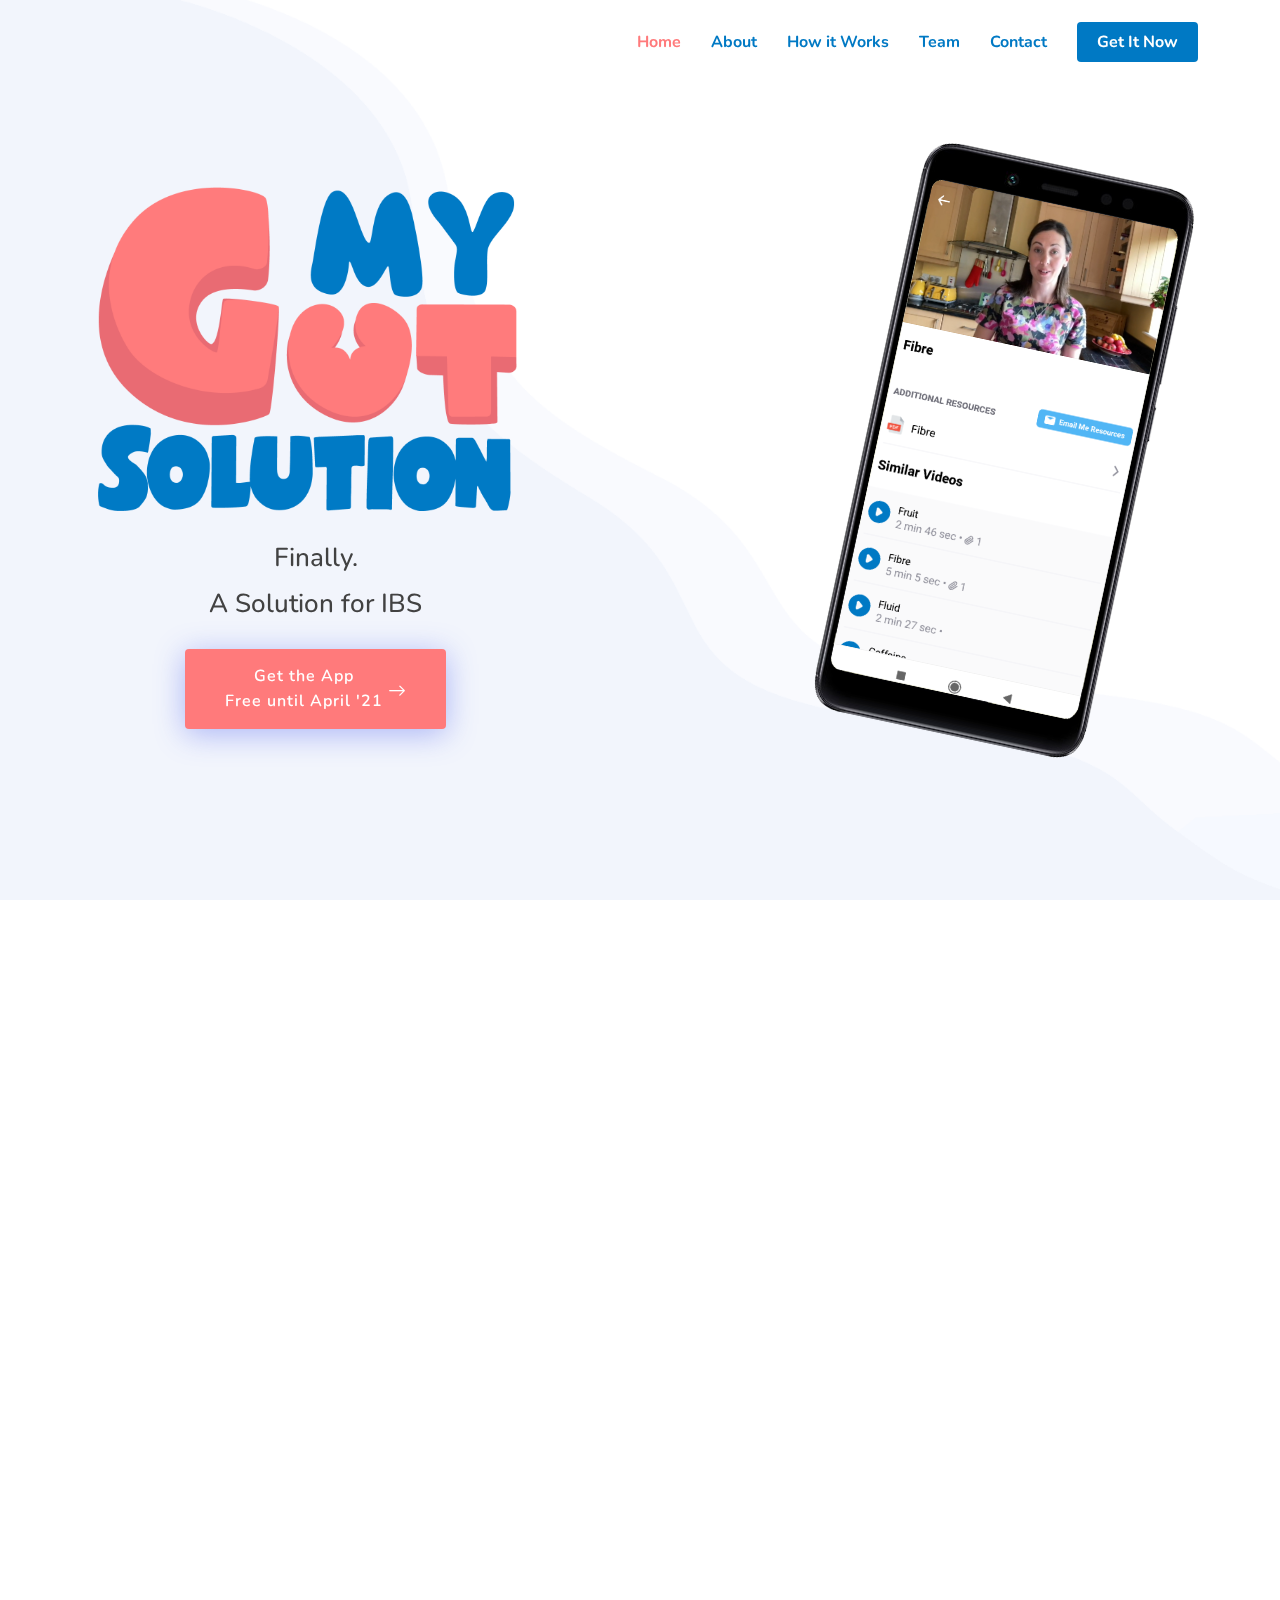
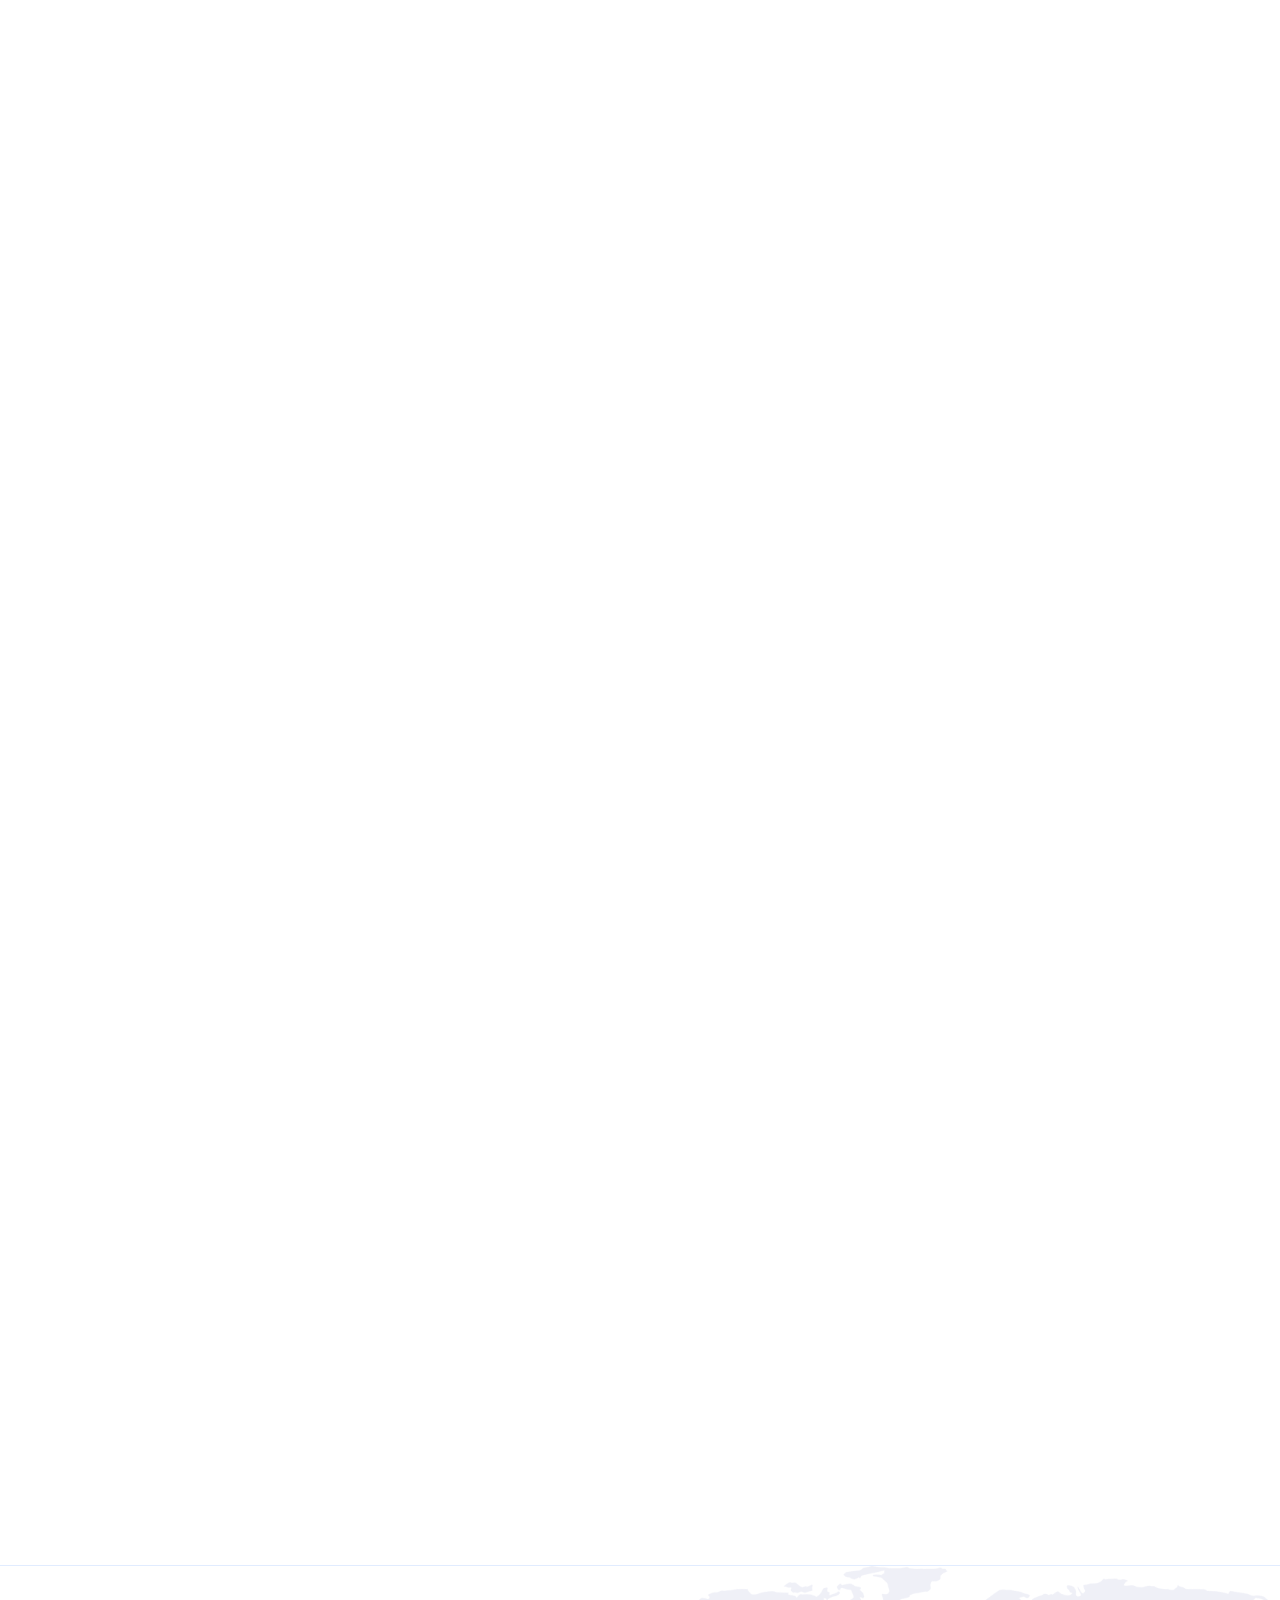
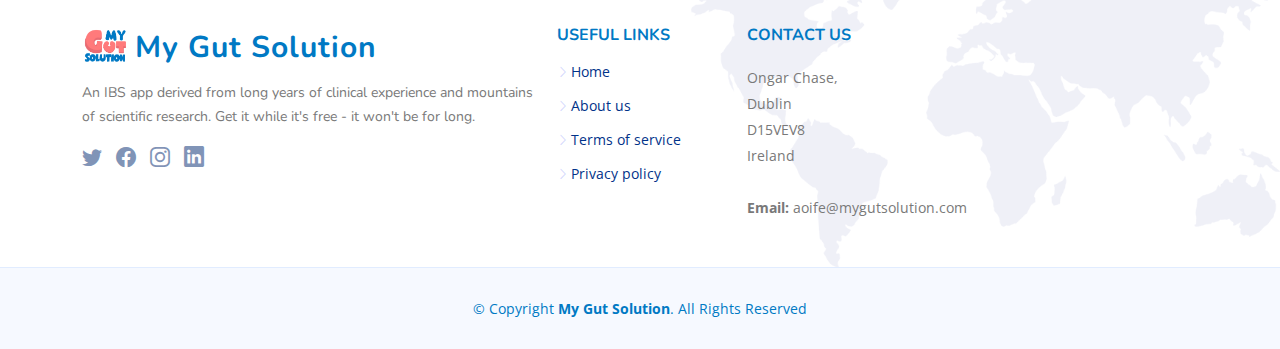
<file: index.html>
<!DOCTYPE html>
<html lang="en">

<head>
  <meta charset="utf-8">
  <meta content="width=device-width, initial-scale=1.0" name="viewport">

  <title>My Gut Solution; IBS Solved</title>
  <meta content="" name="description">

  <meta content="" name="keywords">

  <!-- Favicons -->
  <link href="assets/img/logo_cropped_hardest_ian.png" rel="icon">
  <link href="assets/img/apple-touch-icon.png" rel="apple-touch-icon">

  <!-- Google Fonts -->
  <link href="https://fonts.googleapis.com/css?family=Open+Sans:300,300i,400,400i,600,600i,700,700i|Nunito:300,300i,400,400i,600,600i,700,700i|Poppins:300,300i,400,400i,500,500i,600,600i,700,700i" rel="stylesheet">

  <!-- Vendor CSS Files -->
  <link href="assets/vendor/bootstrap/css/bootstrap.min.css" rel="stylesheet">
  <link href="assets/vendor/bootstrap-icons/bootstrap-icons.css" rel="stylesheet">
  <link href="assets/vendor/aos/aos.css" rel="stylesheet">
  <link href="assets/vendor/remixicon/remixicon.css" rel="stylesheet">
  <link href="assets/vendor/swiper/swiper-bundle.min.css" rel="stylesheet">
  <link href="assets/vendor/glightbox/css/glightbox.min.css" rel="stylesheet">

  <!-- Template Main CSS File -->
  <link href="assets/css/style.css" rel="stylesheet">

  <!-- =======================================================
  * Template Name: FlexStart - v1.0.0
  * Template URL: https://bootstrapmade.com/flexstart-bootstrap-startup-template/
  * Author: BootstrapMade.com
  * License: https://bootstrapmade.com/license/
  ======================================================== -->
</head>

<body data-bs-spy="scroll" data-bs-target="#navbar" data-bs-offset="100">

  <!-- ======= Header ======= -->
  <header id="header" class="header fixed-top">
    <div class="container-fluid container-xl d-flex align-items-center justify-content-between">

      <a href="index.html" class="logo d-flex align-items-center">
        <!-- <img src="assets/img/logo.png" alt=""> -->
        <span></span>
      </a>

      <nav id="navbar" class="navbar">
        <ul>
          <li><a class="nav-link scrollto active " href="#header">Home</a></li>
          <li><a class="nav-link scrollto" href="#about">About</a></li>
          <li><a class="nav-link scrollto" href="#AppFeatures">How it Works</a></li>
          <li><a href="team.html">Team</a></li>
<!--           <li><a class="nav-link scrollto" href="#services">Services</a></li>
          <li><a class="nav-link scrollto" href="#portfolio">Portfolio</a></li>
          <li><a class="nav-link scrollto" href="#team">Team</a></li>
          <li><a href="blog.html">Blog</a></li>
          <li class="dropdown"><a href="#"><span>Drop Down</span> <i class="bi bi-chevron-down"></i></a>
            <ul>
              <li><a href="#">Drop Down 1</a></li>
              <li class="dropdown"><a href="#"><span>Deep Drop Down</span> <i class="bi bi-chevron-right"></i></a>
                <ul>
                  <li><a href="#">Deep Drop Down 1</a></li>
                  <li><a href="#">Deep Drop Down 2</a></li>
                  <li><a href="#">Deep Drop Down 3</a></li>
                  <li><a href="#">Deep Drop Down 4</a></li>
                  <li><a href="#">Deep Drop Down 5</a></li>
                </ul>
              </li>
              <li><a href="#">Drop Down 2</a></li>
              <li><a href="#">Drop Down 3</a></li>
              <li><a href="#">Drop Down 4</a></li>
            </ul>
          </li> -->
          <li><a href="contact.html">Contact</a></li>
          <li><a class="getstarted scrollto" href="getitnow.html">Get It Now</a></li>
        </ul>
        <i class="bi bi-list mobile-nav-toggle"></i>
      </nav><!-- .navbar -->

    </div>
  </header><!-- End Header -->
  <div class="row">
    <div class="col-lg-12 d-flex flex-column justify-content-center">
    </div>
  </div>
  <!-- ======= Hero Section ======= -->
  <section id="hero" class="hero d-flex align-items-center" style="padding-top: 4rem, padding-bottom: 4rem">

    <div class="container">
      <div class="row">
        <div class="col-lg-5 d-flex flex-column justify-content-center">
         <!--  <h1 data-aos="fade-up">We offer modern solutions for growing your business</h1> -->
          <img src="assets/img/logo_cropped_hardest_ian.png" alt="My Gut Solution Logo" style="padding: 1rem 1rem 1rem 1rem; width: 100%">
          <h2 data-aos="fade-up" data-aos-delay="400" class="text-center" style="padding-left: 1rem">Finally.</h2><h2 data-aos="fade-up" data-aos-delay="400" class="text-center" style="padding-left: 1rem">A Solution for IBS</h2>

          <div data-aos="fade-up" data-aos-delay="600" class="text-center justify-content-center align-self-center" style="padding-left: 1rem">
            <div class="text-center text-lg-start">
              <a href="getitnow.html" class="btn-get-started scrollto d-inline-flex align-items-center justify-content-center align-self-center">
                <span class="align-items-center justify-content-center align-self-center">Get the App<br> Free until April '21</span>
                <i class="bi bi-arrow-right"></i>
              </a>
            </div>
          </div>

        </div>
        <div class="col-lg-2 d-flex flex-column justify-content-center">
        </div>
        <div class="col-lg-5 hero-img" data-aos="zoom-out" data-aos-delay="200">
          <img src="assets/img/final_fibre_vid_screenshot_12degrees.png" class="img-fluid" alt="">
        </div>
      </div>
    </div>

  </section><!-- End Hero -->

  <main id="main">
    <!-- ======= About Section ======= -->
    <section id="about" name="about" class="about">

      <div class="container" data-aos="fade-up">
        <div class="row gx-0">

          <div class="col-lg-6 d-flex flex-column justify-content-center" data-aos="fade-up" data-aos-delay="200">
            <div class="content">
              <h3>What is This</h3>
              <h2>IBS is a common, under-diagnosed gastrointestinal condition. This is the long awaited solution.</h2>
              <p>
                Developed by healthcare professionals, based on a mountain of scientific evidence, this is an app that will lead you the full way through the most effective treatment pathway for IBS.  
              </p>
              <div class="text-center text-lg-start">
                <a href="getitnow.html" class="btn-read-more d-inline-flex align-items-center justify-content-center align-self-center">
                  <span>Get it Now</span>
                  <i class="bi bi-arrow-right"></i>
                </a>
              </div>
            </div>
          </div>

          <div class="col-lg-6 d-flex align-items-center" data-aos="zoom-out" data-aos-delay="200">
            <img src="assets/img/woman-phone-sofa.jpg" class="img-fluid" alt="">
          </div>

        </div>
      </div>

    </section><!-- End About Section -->

    <!-- ======= Values Section =======
    <section id="values" class="values">

      <div class="container" data-aos="fade-up">

        <header class="section-header">
          <h2>Our Values</h2>
          <p>Odit est perspiciatis laborum et dicta</p>
        </header>

        <div class="row">

          <div class="col-lg-4">
            <div class="box" data-aos="fade-up" data-aos-delay="200">
              <img src="assets/img/values-1.png" class="img-fluid" alt="">
              <h3>Ad cupiditate sed est odio</h3>
              <p>Eum ad dolor et. Autem aut fugiat debitis voluptatem consequuntur sit. Et veritatis id.</p>
            </div>
          </div>

          <div class="col-lg-4 mt-4 mt-lg-0">
            <div class="box" data-aos="fade-up" data-aos-delay="400">
              <img src="assets/img/values-2.png" class="img-fluid" alt="">
              <h3>Voluptatem voluptatum alias</h3>
              <p>Repudiandae amet nihil natus in distinctio suscipit id. Doloremque ducimus ea sit non.</p>
            </div>
          </div>

          <div class="col-lg-4 mt-4 mt-lg-0">
            <div class="box" data-aos="fade-up" data-aos-delay="600">
              <img src="assets/img/values-3.png" class="img-fluid" alt="">
              <h3>Fugit cupiditate alias nobis.</h3>
              <p>Quam rem vitae est autem molestias explicabo debitis sint. Vero aliquid quidem commodi.</p>
            </div>
          </div>

        </div>

      </div>

    </section><!-- End Values Section -->


    <!-- ======= Counts Section =======
    <section id="counts" class="counts">
      <div class="container" data-aos="fade-up">

        <div class="row gy-4">

          <div class="col-lg-3 col-md-6">
            <div class="count-box">
              <i class="bi bi-emoji-smile"></i>
              <div>
                <span data-purecounter-start="0" data-purecounter-end="232" data-purecounter-duration="1" class="purecounter"></span>
                <p>Happy Clients</p>
              </div>
            </div>
          </div>

          <div class="col-lg-3 col-md-6">
            <div class="count-box">
              <i class="bi bi-journal-richtext" style="color: #ee6c20;"></i>
              <div>
                <span data-purecounter-start="0" data-purecounter-end="521" data-purecounter-duration="1" class="purecounter"></span>
                <p>Projects</p>
              </div>
            </div>
          </div>

          <div class="col-lg-3 col-md-6">
            <div class="count-box">
              <i class="bi bi-headset" style="color: #15be56;"></i>
              <div>
                <span data-purecounter-start="0" data-purecounter-end="1463" data-purecounter-duration="1" class="purecounter"></span>
                <p>Hours Of Support</p>
              </div>
            </div>
          </div>

          <div class="col-lg-3 col-md-6">
            <div class="count-box">
              <i class="bi bi-people" style="color: #bb0852;"></i>
              <div>
                <span data-purecounter-start="0" data-purecounter-end="15" data-purecounter-duration="1" class="purecounter"></span>
                <p>Hard Workers</p>
              </div>
            </div>
          </div>

        </div>

      </div>
    </section><!-- End Counts Section -->

    <!-- ======= Life Before My Gut Solution ======= -->
    <section id="premgs" class="features">

      <div class="container" data-aos="fade-up">

        <header class="section-header">
          <!-- <h2>Features</h2> -->
          <p>Do you ever feel like this?</p>
        </header>

        <div class="row">

          <div class="col-lg-6">
            <img src="assets/img/woman-sad-sofa.jpg" class="img-fluid" alt="Sad IBS Woman">
          </div>

          <div class="col-lg-6 mt-5 mt-lg-0 d-flex">
            <div class="row align-self-center gy-4">

              <div class="col-md-6" data-aos="zoom-out" data-aos-delay="200">
                <div class="feature-box d-flex align-items-center">
                  <i class="bi bi-check"></i>
                  <h3>ALONE - No one seems to understand how you feel</h3>
                </div>
              </div>

              <div class="col-md-6" data-aos="zoom-out" data-aos-delay="300">
                <div class="feature-box d-flex align-items-center">
                  <i class="bi bi-check"></i>
                  <h3>UNHEARD - People don't seem to be really listening to you</h3>
                </div>
              </div>

              <div class="col-md-6" data-aos="zoom-out" data-aos-delay="400">
                <div class="feature-box d-flex align-items-center">
                  <i class="bi bi-check"></i>
                  <h3>FRUSTRATED - Fed up of conflicting advice</h3>
                </div>
              </div>

              <div class="col-md-6" data-aos="zoom-out" data-aos-delay="500">
                <div class="feature-box d-flex align-items-center">
                  <i class="bi bi-check"></i>
                  <h3>ANXIOUS - IBS is stopping you from living the life you want</h3>
                </div>
              </div>

              <div class="col-md-6" data-aos="zoom-out" data-aos-delay="600">

              </div>

              <div class="col-md-6" data-aos="zoom-out" data-aos-delay="700">

              </div>

            </div>
          </div>

        </div> <!-- / row -->
      </div>
    </section>

        <!-- ======= Life After My Gut Solution ======= -->
    <section id="postmgs" class="features" style="padding-top: 60px, padding-bottom: 0px">

      <div class="container" data-aos="fade-up">

        <header class="section-header">
<!--           <h2>Features</h2>
 -->          <p>Imagine, you could feel like this</p>
        </header>

        <div class="row">

          <div class="col-lg-6 mt-5 mt-lg-0 d-flex">
            <div class="row align-self-center gy-4">

              <div class="col-md-6" data-aos="zoom-out" data-aos-delay="200">
                <div class="feature-box d-flex align-items-center">
                  <i class="bi bi-check"></i>
                  <h3>RELIEVED - A solution that works</h3>
                </div>
              </div>

              <div class="col-md-6" data-aos="zoom-out" data-aos-delay="300">
                <div class="feature-box d-flex align-items-center">
                  <i class="bi bi-check"></i>
                  <h3>CONNECTED - A real-life dietitian in your corner</h3>
                </div>
              </div>

              <div class="col-md-6" data-aos="zoom-out" data-aos-delay="400">
                <div class="feature-box d-flex align-items-center">
                  <i class="bi bi-check"></i>
                  <h3>CONFIDENT - You CAN have the life you want with IBS</h3>
                </div>
              </div>

              <div class="col-md-6" data-aos="zoom-out" data-aos-delay="500">
                <div class="feature-box d-flex align-items-center">
                  <i class="bi bi-check"></i>
                  <h3>VALUED - We know you’re unique and that’s why we tailor advice to you</h3>
                </div>
              </div>

              <div class="col-md-6" data-aos="zoom-out" data-aos-delay="600">

              </div>

              <div class="col-md-6" data-aos="zoom-out" data-aos-delay="700">
              </div>

            </div>
          </div>
          <div class="col-lg-6">
            <img src="assets/img/woman-happy-field.jpg" class="img-fluid" alt="Happy IBS Woman">
          </div>

        </div> <!-- / row -->
      </div>
    </section>


    <!-- Features Section -->
    <!-- Features Section -->
    <!-- Features Section -->
    <section class="features" >
      <a id="AppFeatures"></a>
      <div class="row feature-icons" data-aos="fade-up">
        <header class="section-header">
          <p>How it Works</p>     
        </header>

        <div class="row" style="padding-top: 0px, padding-bottom: 60px, padding-left: 0px, margin-top: -60px">

          <div class="col-xl-4 text-center" data-aos="fade-right" data-aos-delay="100">
            <img src="assets/img/features-3.png" class="img-fluid p-4" alt="">
          </div>

          <div class="col-xl-8 d-flex content">
            <div class="row align-self-center gy-4">

              <div class="col-md-6 icon-box" data-aos="fade-up">
                <i class="ri-line-chart-line"></i>
                <div>
                  <h4>Log Symptoms</h4>
                  <p>IBS can be  full of confusing patterns. Log your daily symptoms and diet to help demystify your condition.</p>
                </div>
              </div>

              <div class="col-md-6 icon-box" data-aos="fade-up" data-aos-delay="100">
                <i class="ri-stack-line"></i>
                <div>
                  <h4>IBS-Friendly Recipes</h4>
                  <p>Our dietitian and recipe developer, Rachel, has developed a series of IBS friendly recipes just for you - they're delicious!</p>
                </div>
              </div>

              <div class="col-md-6 icon-box" data-aos="fade-up" data-aos-delay="200">
                <i class="ri-brush-4-line"></i>
                <div>
                  <h4>Video + Audiocast Series</h4>
                  <p>Our accomplished IBS dietitians will guide you through your IBS journey towards relief.
                  </p>
                </div>
              </div>

              <div class="col-md-6 icon-box" data-aos="fade-up" data-aos-delay="300">
                <i class="ri-magic-line"></i>
                <div>
                  <h4>Food Diary Feedback</h4>
                  <p>Your dietitian will send you personalised feedback based on your diet and symptom logs. This will help you to make those critical changes.</p>
                </div>
              </div>

              <div class="col-md-6 icon-box" data-aos="fade-up" data-aos-delay="400">
                <i class="ri-command-line"></i>
                <div>
                  <h4>Message with Your Dietitian</h4>
                  <p>Worried that you’ll run into trouble along the way? No need. Your dietitian will be available to you by instant messaging.</p>
                </div>
              </div>

              <div class="col-md-6 icon-box" data-aos="fade-up" data-aos-delay="500">
                <i class="ri-radar-line"></i>
                <div>
                  <h4>3 Stage FODMAP Diet</h4>
                  <p>Designed for those who’ve been stuck on the Low FODMAP Diet for months or even years, this step-by-step approach will help you to successfully undertake dietary reintroductions and to stop avoiding foods you don’t have to.</p>
                </div>
              </div>

            </div>
          </div>
        </div>
      </div>
    </section><!-- End Features Section -->

    <!-- ======= Services Section ======= 
    <section id="services" class="services">

      <div class="container" data-aos="fade-up">

        <header class="section-header">
          <h2>Services</h2>
          <p>Veritatis et dolores facere numquam et praesentium</p>
        </header>

        <div class="row gy-4">

          <div class="col-lg-4 col-md-6" data-aos="fade-up" data-aos-delay="200">
            <div class="service-box blue">
              <i class="ri-discuss-line icon"></i>
              <h3>Nesciunt Mete</h3>
              <p>Provident nihil minus qui consequatur non omnis maiores. Eos accusantium minus dolores iure perferendis tempore et consequatur.</p>
              <a href="#" class="read-more"><span>Read More</span> <i class="bi bi-arrow-right"></i></a>
            </div>
          </div>

          <div class="col-lg-4 col-md-6" data-aos="fade-up" data-aos-delay="300">
            <div class="service-box orange">
              <i class="ri-discuss-line icon"></i>
              <h3>Eosle Commodi</h3>
              <p>Ut autem aut autem non a. Sint sint sit facilis nam iusto sint. Libero corrupti neque eum hic non ut nesciunt dolorem.</p>
              <a href="#" class="read-more"><span>Read More</span> <i class="bi bi-arrow-right"></i></a>
            </div>
          </div>

          <div class="col-lg-4 col-md-6" data-aos="fade-up" data-aos-delay="400">
            <div class="service-box green">
              <i class="ri-discuss-line icon"></i>
              <h3>Ledo Markt</h3>
              <p>Ut excepturi voluptatem nisi sed. Quidem fuga consequatur. Minus ea aut. Vel qui id voluptas adipisci eos earum corrupti.</p>
              <a href="#" class="read-more"><span>Read More</span> <i class="bi bi-arrow-right"></i></a>
            </div>
          </div>

          <div class="col-lg-4 col-md-6" data-aos="fade-up" data-aos-delay="500">
            <div class="service-box red">
              <i class="ri-discuss-line icon"></i>
              <h3>Asperiores Commodi</h3>
              <p>Non et temporibus minus omnis sed dolor esse consequatur. Cupiditate sed error ea fuga sit provident adipisci neque.</p>
              <a href="#" class="read-more"><span>Read More</span> <i class="bi bi-arrow-right"></i></a>
            </div>
          </div>

          <div class="col-lg-4 col-md-6" data-aos="fade-up" data-aos-delay="600">
            <div class="service-box purple">
              <i class="ri-discuss-line icon"></i>
              <h3>Velit Doloremque.</h3>
              <p>Cumque et suscipit saepe. Est maiores autem enim facilis ut aut ipsam corporis aut. Sed animi at autem alias eius labore.</p>
              <a href="#" class="read-more"><span>Read More</span> <i class="bi bi-arrow-right"></i></a>
            </div>
          </div>

          <div class="col-lg-4 col-md-6" data-aos="fade-up" data-aos-delay="700">
            <div class="service-box pink">
              <i class="ri-discuss-line icon"></i>
              <h3>Dolori Architecto</h3>
              <p>Hic molestias ea quibusdam eos. Fugiat enim doloremque aut neque non et debitis iure. Corrupti recusandae ducimus enim.</p>
              <a href="#" class="read-more"><span>Read More</span> <i class="bi bi-arrow-right"></i></a>
            </div>
          </div>

        </div>

      </div>

    </section><!-- End Services Section -->

    <!-- ======= Pricing Section ======= 
    <section id="pricing" class="pricing">

      <div class="container" data-aos="fade-up">

        <header class="section-header">
          <h2>Pricing</h2>
          <p>Check our Pricing</p>
        </header>

        <div class="row gy-4" data-aos="fade-left">

          <div class="col-lg-3 col-md-6" data-aos="zoom-in" data-aos-delay="100">
            <div class="box">
              <h3 style="color: #07d5c0;">Free Plan</h3>
              <div class="price"><sup>$</sup>0<span> / mo</span></div>
              <img src="assets/img/pricing-free.png" class="img-fluid" alt="">
              <ul>
                <li>Aida dere</li>
                <li>Nec feugiat nisl</li>
                <li>Nulla at volutpat dola</li>
                <li class="na">Pharetra massa</li>
                <li class="na">Massa ultricies mi</li>
              </ul>
              <a href="#" class="btn-buy">Buy Now</a>
            </div>
          </div>

          <div class="col-lg-3 col-md-6" data-aos="zoom-in" data-aos-delay="200">
            <div class="box">
              <span class="featured">Featured</span>
              <h3 style="color: #65c600;">Starter Plan</h3>
              <div class="price"><sup>$</sup>19<span> / mo</span></div>
              <img src="assets/img/pricing-starter.png" class="img-fluid" alt="">
              <ul>
                <li>Aida dere</li>
                <li>Nec feugiat nisl</li>
                <li>Nulla at volutpat dola</li>
                <li>Pharetra massa</li>
                <li class="na">Massa ultricies mi</li>
              </ul>
              <a href="#" class="btn-buy">Buy Now</a>
            </div>
          </div>

          <div class="col-lg-3 col-md-6" data-aos="zoom-in" data-aos-delay="300">
            <div class="box">
              <h3 style="color: #ff901c;">Business Plan</h3>
              <div class="price"><sup>$</sup>29<span> / mo</span></div>
              <img src="assets/img/pricing-business.png" class="img-fluid" alt="">
              <ul>
                <li>Aida dere</li>
                <li>Nec feugiat nisl</li>
                <li>Nulla at volutpat dola</li>
                <li>Pharetra massa</li>
                <li>Massa ultricies mi</li>
              </ul>
              <a href="#" class="btn-buy">Buy Now</a>
            </div>
          </div>

          <div class="col-lg-3 col-md-6" data-aos="zoom-in" data-aos-delay="400">
            <div class="box">
              <h3 style="color: #ff0071;">Ultimate Plan</h3>
              <div class="price"><sup>$</sup>49<span> / mo</span></div>
              <img src="assets/img/pricing-ultimate.png" class="img-fluid" alt="">
              <ul>
                <li>Aida dere</li>
                <li>Nec feugiat nisl</li>
                <li>Nulla at volutpat dola</li>
                <li>Pharetra massa</li>
                <li>Massa ultricies mi</li>
              </ul>
              <a href="#" class="btn-buy">Buy Now</a>
            </div>
          </div>

        </div>

      </div>

    </section><!-- End Pricing Section -->

    <!-- ======= F.A.Q Section ======= 
    <section id="faq" class="faq">

      <div class="container" data-aos="fade-up">

        <header class="section-header">
          <h2>F.A.Q</h2>
          <p>Frequently Asked Questions</p>
        </header>

        <div class="row">
          <div class="col-lg-6">
            <!-- F.A.Q List 1-
            <div class="accordion accordion-flush" id="faqlist1">
              <div class="accordion-item">
                <h2 class="accordion-header">
                  <button class="accordion-button collapsed" type="button" data-bs-toggle="collapse" data-bs-target="#faq-content-1">
                    Non consectetur a erat nam at lectus urna duis?
                  </button>
                </h2>
                <div id="faq-content-1" class="accordion-collapse collapse" data-bs-parent="#faqlist1">
                  <div class="accordion-body">
                    Feugiat pretium nibh ipsum consequat. Tempus iaculis urna id volutpat lacus laoreet non curabitur gravida. Venenatis lectus magna fringilla urna porttitor rhoncus dolor purus non.
                  </div>
                </div>
              </div>

              <div class="accordion-item">
                <h2 class="accordion-header">
                  <button class="accordion-button collapsed" type="button" data-bs-toggle="collapse" data-bs-target="#faq-content-2">
                    Feugiat scelerisque varius morbi enim nunc faucibus a pellentesque?
                  </button>
                </h2>
                <div id="faq-content-2" class="accordion-collapse collapse" data-bs-parent="#faqlist1">
                  <div class="accordion-body">
                    Dolor sit amet consectetur adipiscing elit pellentesque habitant morbi. Id interdum velit laoreet id donec ultrices. Fringilla phasellus faucibus scelerisque eleifend donec pretium. Est pellentesque elit ullamcorper dignissim. Mauris ultrices eros in cursus turpis massa tincidunt dui.
                  </div>
                </div>
              </div>

              <div class="accordion-item">
                <h2 class="accordion-header">
                  <button class="accordion-button collapsed" type="button" data-bs-toggle="collapse" data-bs-target="#faq-content-3">
                    Dolor sit amet consectetur adipiscing elit pellentesque habitant morbi?
                  </button>
                </h2>
                <div id="faq-content-3" class="accordion-collapse collapse" data-bs-parent="#faqlist1">
                  <div class="accordion-body">
                    Eleifend mi in nulla posuere sollicitudin aliquam ultrices sagittis orci. Faucibus pulvinar elementum integer enim. Sem nulla pharetra diam sit amet nisl suscipit. Rutrum tellus pellentesque eu tincidunt. Lectus urna duis convallis convallis tellus. Urna molestie at elementum eu facilisis sed odio morbi quis
                  </div>
                </div>
              </div>

            </div>
          </div>

          <div class="col-lg-6">

            <!-- F.A.Q List 2
            <div class="accordion accordion-flush" id="faqlist2">

              <div class="accordion-item">
                <h2 class="accordion-header">
                  <button class="accordion-button collapsed" type="button" data-bs-toggle="collapse" data-bs-target="#faq2-content-1">
                    Ac odio tempor orci dapibus. Aliquam eleifend mi in nulla?
                  </button>
                </h2>
                <div id="faq2-content-1" class="accordion-collapse collapse" data-bs-parent="#faqlist2">
                  <div class="accordion-body">
                    Dolor sit amet consectetur adipiscing elit pellentesque habitant morbi. Id interdum velit laoreet id donec ultrices. Fringilla phasellus faucibus scelerisque eleifend donec pretium. Est pellentesque elit ullamcorper dignissim. Mauris ultrices eros in cursus turpis massa tincidunt dui.
                  </div>
                </div>
              </div>

              <div class="accordion-item">
                <h2 class="accordion-header">
                  <button class="accordion-button collapsed" type="button" data-bs-toggle="collapse" data-bs-target="#faq2-content-2">
                    Tempus quam pellentesque nec nam aliquam sem et tortor consequat?
                  </button>
                </h2>
                <div id="faq2-content-2" class="accordion-collapse collapse" data-bs-parent="#faqlist2">
                  <div class="accordion-body">
                    Molestie a iaculis at erat pellentesque adipiscing commodo. Dignissim suspendisse in est ante in. Nunc vel risus commodo viverra maecenas accumsan. Sit amet nisl suscipit adipiscing bibendum est. Purus gravida quis blandit turpis cursus in
                  </div>
                </div>
              </div>

              <div class="accordion-item">
                <h2 class="accordion-header">
                  <button class="accordion-button collapsed" type="button" data-bs-toggle="collapse" data-bs-target="#faq2-content-3">
                    Varius vel pharetra vel turpis nunc eget lorem dolor?
                  </button>
                </h2>
                <div id="faq2-content-3" class="accordion-collapse collapse" data-bs-parent="#faqlist2">
                  <div class="accordion-body">
                    Laoreet sit amet cursus sit amet dictum sit amet justo. Mauris vitae ultricies leo integer malesuada nunc vel. Tincidunt eget nullam non nisi est sit amet. Turpis nunc eget lorem dolor sed. Ut venenatis tellus in metus vulputate eu scelerisque. Pellentesque diam volutpat commodo sed egestas egestas fringilla phasellus faucibus. Nibh tellus molestie nunc non blandit massa enim nec.
                  </div>
                </div>
              </div>

            </div>
          </div>

        </div>

      </div>

    </section><!-- End F.A.Q Section -->

    <!-- ======= Portfolio Section ======= 
    <section id="portfolio" class="portfolio">

      <div class="container" data-aos="fade-up">

        <header class="section-header">
          <h2>Portfolio</h2>
          <p>Check our latest work</p>
        </header>

        <div class="row" data-aos="fade-up" data-aos-delay="100">
          <div class="col-lg-12 d-flex justify-content-center">
            <ul id="portfolio-flters">
              <li data-filter="*" class="filter-active">All</li>
              <li data-filter=".filter-app">App</li>
              <li data-filter=".filter-card">Card</li>
              <li data-filter=".filter-web">Web</li>
            </ul>
          </div>
        </div>

        <div class="row gy-4 portfolio-container" data-aos="fade-up" data-aos-delay="200">

          <div class="col-lg-4 col-md-6 portfolio-item filter-app">
            <div class="portfolio-wrap">
              <img src="assets/img/portfolio/portfolio-1.jpg" class="img-fluid" alt="">
              <div class="portfolio-info">
                <h4>App 1</h4>
                <p>App</p>
                <div class="portfolio-links">
                  <a href="assets/img/portfolio/portfolio-1.jpg" data-gallery="portfolioGallery" class="portfokio-lightbox" title="App 1"><i class="bi bi-plus"></i></a>
                  <a href="portfolio-details.html" title="More Details"><i class="bi bi-link"></i></a>
                </div>
              </div>
            </div>
          </div>

          <div class="col-lg-4 col-md-6 portfolio-item filter-web">
            <div class="portfolio-wrap">
              <img src="assets/img/portfolio/portfolio-2.jpg" class="img-fluid" alt="">
              <div class="portfolio-info">
                <h4>Web 3</h4>
                <p>Web</p>
                <div class="portfolio-links">
                  <a href="assets/img/portfolio/portfolio-2.jpg" data-gallery="portfolioGallery" class="portfokio-lightbox" title="Web 3"><i class="bi bi-plus"></i></a>
                  <a href="portfolio-details.html" title="More Details"><i class="bi bi-link"></i></a>
                </div>
              </div>
            </div>
          </div>

          <div class="col-lg-4 col-md-6 portfolio-item filter-app">
            <div class="portfolio-wrap">
              <img src="assets/img/portfolio/portfolio-3.jpg" class="img-fluid" alt="">
              <div class="portfolio-info">
                <h4>App 2</h4>
                <p>App</p>
                <div class="portfolio-links">
                  <a href="assets/img/portfolio/portfolio-3.jpg" data-gallery="portfolioGallery" class="portfokio-lightbox" title="App 2"><i class="bi bi-plus"></i></a>
                  <a href="portfolio-details.html" title="More Details"><i class="bi bi-link"></i></a>
                </div>
              </div>
            </div>
          </div>

          <div class="col-lg-4 col-md-6 portfolio-item filter-card">
            <div class="portfolio-wrap">
              <img src="assets/img/portfolio/portfolio-4.jpg" class="img-fluid" alt="">
              <div class="portfolio-info">
                <h4>Card 2</h4>
                <p>Card</p>
                <div class="portfolio-links">
                  <a href="assets/img/portfolio/portfolio-4.jpg" data-gallery="portfolioGallery" class="portfokio-lightbox" title="Card 2"><i class="bi bi-plus"></i></a>
                  <a href="portfolio-details.html" title="More Details"><i class="bi bi-link"></i></a>
                </div>
              </div>
            </div>
          </div>

          <div class="col-lg-4 col-md-6 portfolio-item filter-web">
            <div class="portfolio-wrap">
              <img src="assets/img/portfolio/portfolio-5.jpg" class="img-fluid" alt="">
              <div class="portfolio-info">
                <h4>Web 2</h4>
                <p>Web</p>
                <div class="portfolio-links">
                  <a href="assets/img/portfolio/portfolio-5.jpg" data-gallery="portfolioGallery" class="portfokio-lightbox" title="Web 2"><i class="bi bi-plus"></i></a>
                  <a href="portfolio-details.html" title="More Details"><i class="bi bi-link"></i></a>
                </div>
              </div>
            </div>
          </div>

          <div class="col-lg-4 col-md-6 portfolio-item filter-app">
            <div class="portfolio-wrap">
              <img src="assets/img/portfolio/portfolio-6.jpg" class="img-fluid" alt="">
              <div class="portfolio-info">
                <h4>App 3</h4>
                <p>App</p>
                <div class="portfolio-links">
                  <a href="assets/img/portfolio/portfolio-6.jpg" data-gallery="portfolioGallery" class="portfokio-lightbox" title="App 3"><i class="bi bi-plus"></i></a>
                  <a href="portfolio-details.html" title="More Details"><i class="bi bi-link"></i></a>
                </div>
              </div>
            </div>
          </div>

          <div class="col-lg-4 col-md-6 portfolio-item filter-card">
            <div class="portfolio-wrap">
              <img src="assets/img/portfolio/portfolio-7.jpg" class="img-fluid" alt="">
              <div class="portfolio-info">
                <h4>Card 1</h4>
                <p>Card</p>
                <div class="portfolio-links">
                  <a href="assets/img/portfolio/portfolio-7.jpg" data-gallery="portfolioGallery" class="portfokio-lightbox" title="Card 1"><i class="bi bi-plus"></i></a>
                  <a href="portfolio-details.html" title="More Details"><i class="bi bi-link"></i></a>
                </div>
              </div>
            </div>
          </div>

          <div class="col-lg-4 col-md-6 portfolio-item filter-card">
            <div class="portfolio-wrap">
              <img src="assets/img/portfolio/portfolio-8.jpg" class="img-fluid" alt="">
              <div class="portfolio-info">
                <h4>Card 3</h4>
                <p>Card</p>
                <div class="portfolio-links">
                  <a href="assets/img/portfolio/portfolio-8.jpg" data-gallery="portfolioGallery" class="portfokio-lightbox" title="Card 3"><i class="bi bi-plus"></i></a>
                  <a href="portfolio-details.html" title="More Details"><i class="bi bi-link"></i></a>
                </div>
              </div>
            </div>
          </div>

          <div class="col-lg-4 col-md-6 portfolio-item filter-web">
            <div class="portfolio-wrap">
              <img src="assets/img/portfolio/portfolio-9.jpg" class="img-fluid" alt="">
              <div class="portfolio-info">
                <h4>Web 3</h4>
                <p>Web</p>
                <div class="portfolio-links">
                  <a href="assets/img/portfolio/portfolio-9.jpg" data-gallery="portfolioGallery" class="portfokio-lightbox" title="Web 3"><i class="bi bi-plus"></i></a>
                  <a href="portfolio-details.html" title="More Details"><i class="bi bi-link"></i></a>
                </div>
              </div>
            </div>
          </div>

        </div>

      </div>

    </section><!-- End Portfolio Section -->

    <!-- ======= Testimonials Section ======= 
    <section id="testimonials" class="testimonials">

      <div class="container" data-aos="fade-up">

        <header class="section-header">
          <h2>Testimonials</h2>
          <p>What they are saying about us</p>
        </header>

        <div class="testimonials-slider swiper-container" data-aos="fade-up" data-aos-delay="200">
          <div class="swiper-wrapper">

            <div class="swiper-slide">
              <div class="testimonial-item">
                <div class="stars">
                  <i class="bi bi-star-fill"></i><i class="bi bi-star-fill"></i><i class="bi bi-star-fill"></i><i class="bi bi-star-fill"></i><i class="bi bi-star-fill"></i>
                </div>
                <p>
                  Proin iaculis purus consequat sem cure digni ssim donec porttitora entum suscipit rhoncus. Accusantium quam, ultricies eget id, aliquam eget nibh et. Maecen aliquam, risus at semper.
                </p>
                <div class="profile mt-auto">
                  <img src="assets/img/testimonials/testimonials-1.jpg" class="testimonial-img" alt="">
                  <h3>Saul Goodman</h3>
                  <h4>Ceo &amp; Founder</h4>
                </div>
              </div>
            </div><!-- End testimonial item 

            <div class="swiper-slide">
              <div class="testimonial-item">
                <div class="stars">
                  <i class="bi bi-star-fill"></i><i class="bi bi-star-fill"></i><i class="bi bi-star-fill"></i><i class="bi bi-star-fill"></i><i class="bi bi-star-fill"></i>
                </div>
                <p>
                  Export tempor illum tamen malis malis eram quae irure esse labore quem cillum quid cillum eram malis quorum velit fore eram velit sunt aliqua noster fugiat irure amet legam anim culpa.
                </p>
                <div class="profile mt-auto">
                  <img src="assets/img/testimonials/testimonials-2.jpg" class="testimonial-img" alt="">
                  <h3>Sara Wilsson</h3>
                  <h4>Designer</h4>
                </div>
              </div>
            </div><!-- End testimonial item 

            <div class="swiper-slide">
              <div class="testimonial-item">
                <div class="stars">
                  <i class="bi bi-star-fill"></i><i class="bi bi-star-fill"></i><i class="bi bi-star-fill"></i><i class="bi bi-star-fill"></i><i class="bi bi-star-fill"></i>
                </div>
                <p>
                  Enim nisi quem export duis labore cillum quae magna enim sint quorum nulla quem veniam duis minim tempor labore quem eram duis noster aute amet eram fore quis sint minim.
                </p>
                <div class="profile mt-auto">
                  <img src="assets/img/testimonials/testimonials-3.jpg" class="testimonial-img" alt="">
                  <h3>Jena Karlis</h3>
                  <h4>Store Owner</h4>
                </div>
              </div>
            </div><!-- End testimonial item 

            <div class="swiper-slide">
              <div class="testimonial-item">
                <div class="stars">
                  <i class="bi bi-star-fill"></i><i class="bi bi-star-fill"></i><i class="bi bi-star-fill"></i><i class="bi bi-star-fill"></i><i class="bi bi-star-fill"></i>
                </div>
                <p>
                  Fugiat enim eram quae cillum dolore dolor amet nulla culpa multos export minim fugiat minim velit minim dolor enim duis veniam ipsum anim magna sunt elit fore quem dolore labore illum veniam.
                </p>
                <div class="profile mt-auto">
                  <img src="assets/img/testimonials/testimonials-4.jpg" class="testimonial-img" alt="">
                  <h3>Matt Brandon</h3>
                  <h4>Freelancer</h4>
                </div>
              </div>
            </div><!-- End testimonial item 

            <div class="swiper-slide">
              <div class="testimonial-item">
                <div class="stars">
                  <i class="bi bi-star-fill"></i><i class="bi bi-star-fill"></i><i class="bi bi-star-fill"></i><i class="bi bi-star-fill"></i><i class="bi bi-star-fill"></i>
                </div>
                <p>
                  Quis quorum aliqua sint quem legam fore sunt eram irure aliqua veniam tempor noster veniam enim culpa labore duis sunt culpa nulla illum cillum fugiat legam esse veniam culpa fore nisi cillum quid.
                </p>
                <div class="profile mt-auto">
                  <img src="assets/img/testimonials/testimonials-5.jpg" class="testimonial-img" alt="">
                  <h3>John Larson</h3>
                  <h4>Entrepreneur</h4>
                </div>
              </div>
            </div><!-- End testimonial item 

          </div>
          <div class="swiper-pagination"></div>
        </div>

      </div>

    </section><!-- End Testimonials Section -->

    <!-- ======= Team Section ======= 
    <section id="team" class="team">

      <div class="container" data-aos="fade-up">

        <header class="section-header">
          <h2>Team</h2>
          <p>Our hard working team</p>
        </header>

        <div class="row gy-4">

          <div class="col-lg-3 col-md-6 d-flex align-items-stretch" data-aos="fade-up" data-aos-delay="100">
            <div class="member">
              <div class="member-img">
                <img src="assets/img/team/team-1.jpg" class="img-fluid" alt="">
                <div class="social">
                  <a href=""><i class="bi bi-twitter"></i></a>
                  <a href=""><i class="bi bi-facebook"></i></a>
                  <a href=""><i class="bi bi-instagram"></i></a>
                  <a href=""><i class="bi bi-linkedin"></i></a>
                </div>
              </div>
              <div class="member-info">
                <h4>Walter White</h4>
                <span>Chief Executive Officer</span>
                <p>Velit aut quia fugit et et. Dolorum ea voluptate vel tempore tenetur ipsa quae aut. Ipsum exercitationem iure minima enim corporis et voluptate.</p>
              </div>
            </div>
          </div>

          <div class="col-lg-3 col-md-6 d-flex align-items-stretch" data-aos="fade-up" data-aos-delay="200">
            <div class="member">
              <div class="member-img">
                <img src="assets/img/team/team-2.jpg" class="img-fluid" alt="">
                <div class="social">
                  <a href=""><i class="bi bi-twitter"></i></a>
                  <a href=""><i class="bi bi-facebook"></i></a>
                  <a href=""><i class="bi bi-instagram"></i></a>
                  <a href=""><i class="bi bi-linkedin"></i></a>
                </div>
              </div>
              <div class="member-info">
                <h4>Sarah Jhonson</h4>
                <span>Product Manager</span>
                <p>Quo esse repellendus quia id. Est eum et accusantium pariatur fugit nihil minima suscipit corporis. Voluptate sed quas reiciendis animi neque sapiente.</p>
              </div>
            </div>
          </div>

          <div class="col-lg-3 col-md-6 d-flex align-items-stretch" data-aos="fade-up" data-aos-delay="300">
            <div class="member">
              <div class="member-img">
                <img src="assets/img/team/team-3.jpg" class="img-fluid" alt="">
                <div class="social">
                  <a href=""><i class="bi bi-twitter"></i></a>
                  <a href=""><i class="bi bi-facebook"></i></a>
                  <a href=""><i class="bi bi-instagram"></i></a>
                  <a href=""><i class="bi bi-linkedin"></i></a>
                </div>
              </div>
              <div class="member-info">
                <h4>William Anderson</h4>
                <span>CTO</span>
                <p>Vero omnis enim consequatur. Voluptas consectetur unde qui molestiae deserunt. Voluptates enim aut architecto porro aspernatur molestiae modi.</p>
              </div>
            </div>
          </div>

          <div class="col-lg-3 col-md-6 d-flex align-items-stretch" data-aos="fade-up" data-aos-delay="400">
            <div class="member">
              <div class="member-img">
                <img src="assets/img/team/team-4.jpg" class="img-fluid" alt="">
                <div class="social">
                  <a href=""><i class="bi bi-twitter"></i></a>
                  <a href=""><i class="bi bi-facebook"></i></a>
                  <a href=""><i class="bi bi-instagram"></i></a>
                  <a href=""><i class="bi bi-linkedin"></i></a>
                </div>
              </div>
              <div class="member-info">
                <h4>Amanda Jepson</h4>
                <span>Accountant</span>
                <p>Rerum voluptate non adipisci animi distinctio et deserunt amet voluptas. Quia aut aliquid doloremque ut possimus ipsum officia.</p>
              </div>
            </div>
          </div>

        </div>

      </div>

    </section><!-- End Team Section -->

    <!-- ======= Clients Section ======= 
    <section id="clients" class="clients">

      <div class="container" data-aos="fade-up">

        <header class="section-header">
          <h2>Our Clients</h2>
          <p>Temporibus omnis officia</p>
        </header>

        <div class="clients-slider swiper-container">
          <div class="swiper-wrapper align-items-center">
            <div class="swiper-slide"><img src="assets/img/clients/client-1.png" class="img-fluid" alt=""></div>
            <div class="swiper-slide"><img src="assets/img/clients/client-2.png" class="img-fluid" alt=""></div>
            <div class="swiper-slide"><img src="assets/img/clients/client-3.png" class="img-fluid" alt=""></div>
            <div class="swiper-slide"><img src="assets/img/clients/client-4.png" class="img-fluid" alt=""></div>
            <div class="swiper-slide"><img src="assets/img/clients/client-5.png" class="img-fluid" alt=""></div>
            <div class="swiper-slide"><img src="assets/img/clients/client-6.png" class="img-fluid" alt=""></div>
            <div class="swiper-slide"><img src="assets/img/clients/client-7.png" class="img-fluid" alt=""></div>
            <div class="swiper-slide"><img src="assets/img/clients/client-8.png" class="img-fluid" alt=""></div>
          </div>
          <div class="swiper-pagination"></div>
        </div>
      </div>

    </section><!-- End Clients Section -->

    <!-- ======= Recent Blog Posts Section ======= 
    <section id="recent-blog-posts" class="recent-blog-posts">

      <div class="container" data-aos="fade-up">

        <header class="section-header">
          <h2>Blog</h2>
          <p>Recent posts form our Blog</p>
        </header>

        <div class="row">

          <div class="col-lg-4">
            <div class="post-box">
              <div class="post-img"><img src="assets/img/blog/blog-1.jpg" class="img-fluid" alt=""></div>
              <span class="post-date">Tue, September 15</span>
              <h3 class="post-title">Eum ad dolor et. Autem aut fugiat debitis voluptatem consequuntur sit</h3>
              <a href="blog-singe.html" class="readmore stretched-link mt-auto"><span>Read More</span><i class="bi bi-arrow-right"></i></a>
            </div>
          </div>

          <div class="col-lg-4">
            <div class="post-box">
              <div class="post-img"><img src="assets/img/blog/blog-2.jpg" class="img-fluid" alt=""></div>
              <span class="post-date">Fri, August 28</span>
              <h3 class="post-title">Et repellendus molestiae qui est sed omnis voluptates magnam</h3>
              <a href="blog-singe.html" class="readmore stretched-link mt-auto"><span>Read More</span><i class="bi bi-arrow-right"></i></a>
            </div>
          </div>

          <div class="col-lg-4">
            <div class="post-box">
              <div class="post-img"><img src="assets/img/blog/blog-3.jpg" class="img-fluid" alt=""></div>
              <span class="post-date">Mon, July 11</span>
              <h3 class="post-title">Quia assumenda est et veritatis aut quae</h3>
              <a href="blog-singe.html" class="readmore stretched-link mt-auto"><span>Read More</span><i class="bi bi-arrow-right"></i></a>
            </div>
          </div>

        </div>

      </div>

    </section><!-- End Recent Blog Posts Section -->

    <!-- ======= Contact Section ======= 
    <section id="contact" class="contact">

      <div class="container" data-aos="fade-up">

        <header class="section-header">
          <h2>Contact</h2>
          <p>Contact Us</p>
        </header>

        <div class="row gy-4">

          <div class="col-lg-6">

            <div class="row gy-4">
              <div class="col-md-6">
                <div class="info-box">
                  <i class="bi bi-geo-alt"></i>
                  <h3>Address</h3>
                  <p>A108 Adam Street,<br>New York, NY 535022</p>
                </div>
              </div>
              <div class="col-md-6">
                <div class="info-box">
                  <i class="bi bi-telephone"></i>
                  <h3>Call Us</h3>
                  <p>+1 5589 55488 55<br>+1 6678 254445 41</p>
                </div>
              </div>
              <div class="col-md-6">
                <div class="info-box">
                  <i class="bi bi-envelope"></i>
                  <h3>Email Us</h3>
                  <p>info@example.com<br>contact@example.com</p>
                </div>
              </div>
              <div class="col-md-6">
                <div class="info-box">
                  <i class="bi bi-clock"></i>
                  <h3>Open Hours</h3>
                  <p>Monday - Friday<br>9:00AM - 05:00PM</p>
                </div>
              </div>
            </div>

          </div>

          <div class="col-lg-6">
            <form action="forms/contact.php" method="post" class="php-email-form">
              <div class="row gy-4">

                <div class="col-md-6">
                  <input type="text" name="name" class="form-control" placeholder="Your Name" required>
                </div>

                <div class="col-md-6 ">
                  <input type="email" class="form-control" name="email" placeholder="Your Email" required>
                </div>

                <div class="col-md-12">
                  <input type="text" class="form-control" name="subject" placeholder="Subject" required>
                </div>

                <div class="col-md-12">
                  <textarea class="form-control" name="message" rows="6" placeholder="Message" required></textarea>
                </div>

                <div class="col-md-12 text-center">
                  <div class="loading">Loading</div>
                  <div class="error-message"></div>
                  <div class="sent-message">Your message has been sent. Thank you!</div>

                  <button type="submit">Send Message</button>
                </div>

              </div>
            </form>

          </div>

        </div>

      </div>

    </section><!-- End Contact Section -->

  </main><!-- End #main -->

  <!-- ======= Footer ======= -->
  <footer id="footer" class="footer">

<!--     <div class="footer-newsletter">
      <div class="container">
        <div class="row justify-content-center">
          <div class="col-lg-12 text-center">
            <h4>Our Newsletter</h4>
            <p>Tamen quem nulla quae legam multos aute sint culpa legam noster magna</p>
          </div>
          <div class="col-lg-6">
            <form action="" method="post">
              <input type="email" name="email"><input type="submit" value="Subscribe">
            </form>
          </div>
        </div>
      </div>
    </div> -->

    <div class="footer-top">
      <div class="container">
        <div class="row gy-4">
          <div class="col-lg-5 col-md-12 footer-info">
            <a href="index.html" class="logo d-flex align-items-center">
              <img src="assets/img/logo.png" alt="">
              <span href="#about">My Gut Solution</span>
            </a>
            <p>An IBS app derived from long years of clinical experience and mountains of scientific research. Get it while it's free - it won't be for long.</p>
            <div class="social-links mt-3">
              <a href="#" class="twitter"><i class="bi bi-twitter"></i></a>
              <a href="#" class="facebook"><i class="bi bi-facebook"></i></a>
              <a href="#" class="instagram"><i class="bi bi-instagram bx bxl-instagram"></i></a>
              <a href="#" class="linkedin"><i class="bi bi-linkedin bx bxl-linkedin"></i></a>
            </div>
          </div>

          <div class="col-lg-2 col-6 footer-links">
            <h4>Useful Links</h4>
            <ul>
              <li><i class="bi bi-chevron-right"></i> <a href="#">Home</a></li>
              <li><i class="bi bi-chevron-right"></i> <a href="team.html">About us</a></li>
      <!--         <li><i class="bi bi-chevron-right"></i> <a href="#">Services</a></li> -->
              <li><i class="bi bi-chevron-right"></i> <a href="#">Terms of service</a></li>
              <li><i class="bi bi-chevron-right"></i> <a href="#">Privacy policy</a></li>
            </ul>
          </div>

<!--           <div class="col-lg-2 col-6 footer-links">
            <h4>Our Services</h4>
            <ul>
              <li><i class="bi bi-chevron-right"></i> <a href="#">Web Design</a></li>
              <li><i class="bi bi-chevron-right"></i> <a href="#">Web Development</a></li>
              <li><i class="bi bi-chevron-right"></i> <a href="#">Product Management</a></li>
              <li><i class="bi bi-chevron-right"></i> <a href="#">Marketing</a></li>
              <li><i class="bi bi-chevron-right"></i> <a href="#">Graphic Design</a></li>
            </ul>
          </div> -->

          <div class="col-lg-3 col-md-12 footer-contact text-center text-md-start">
            <h4>Contact Us</h4>
            <p>
              Ongar Chase,<br> Dublin <br> D15VEV8<br>
              Ireland <br><br>
<!--               <strong>Phone:</strong> +1 5589 55488 55<br>
 -->              <strong>Email:</strong> aoife@mygutsolution.com<br>
            </p>

          </div>

        </div>
      </div>
    </div>

    <div class="container">
      <div class="copyright">
        &copy; Copyright <strong><span>My Gut Solution</span></strong>. All Rights Reserved
      </div>
      
    </div>
  </footer><!-- End Footer -->

  <a href="#" class="back-to-top d-flex align-items-center justify-content-center"><i class="bi bi-arrow-up-short"></i></a>

  <!-- Vendor JS Files -->
  <script src="assets/vendor/bootstrap/js/bootstrap.bundle.js"></script>
  <script src="assets/vendor/aos/aos.js"></script>
  <script src="assets/vendor/php-email-form/validate.js"></script>
  <script src="assets/vendor/swiper/swiper-bundle.min.js"></script>
  <script src="assets/vendor/purecounter/purecounter.js"></script>
  <script src="assets/vendor/isotope-layout/isotope.pkgd.min.js"></script>
  <script src="assets/vendor/glightbox/js/glightbox.min.js"></script>

  <!-- Template Main JS File -->
  <script src="assets/js/main.js"></script>

</body>

</html>
</file>
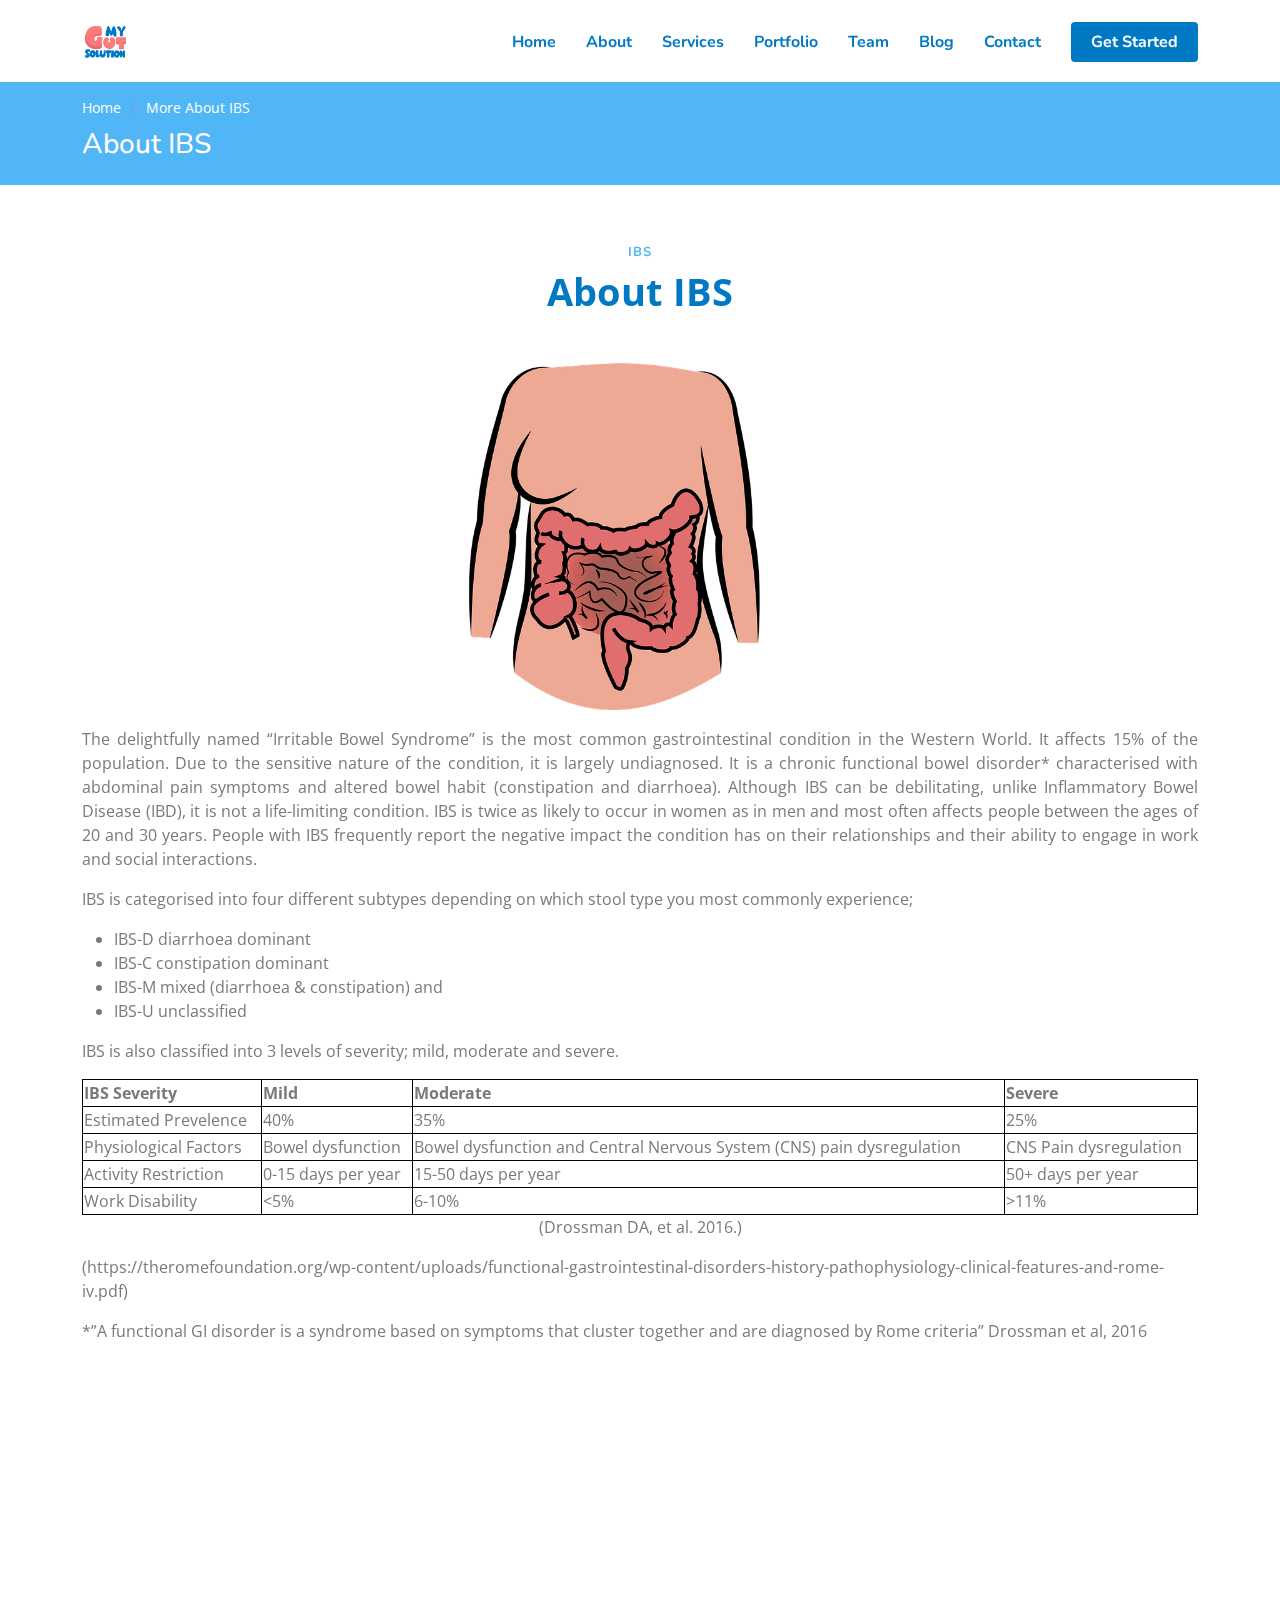
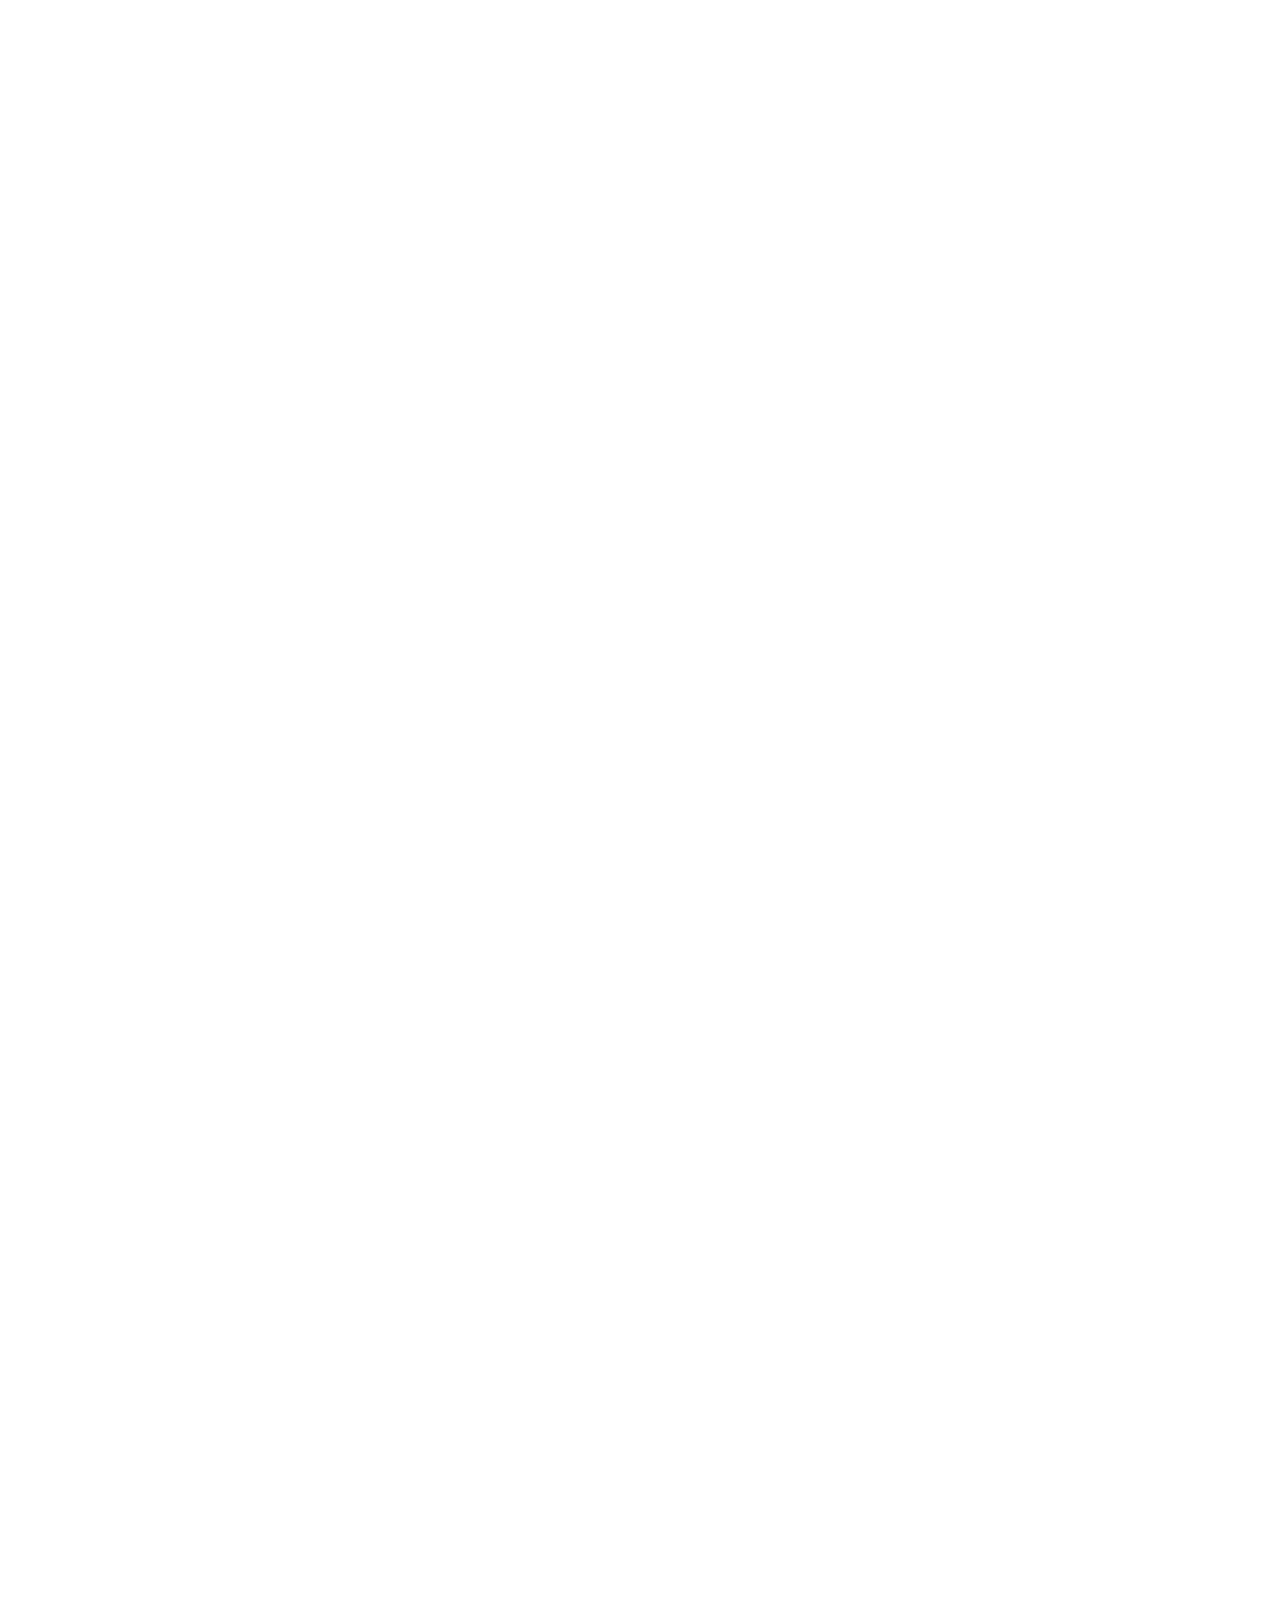
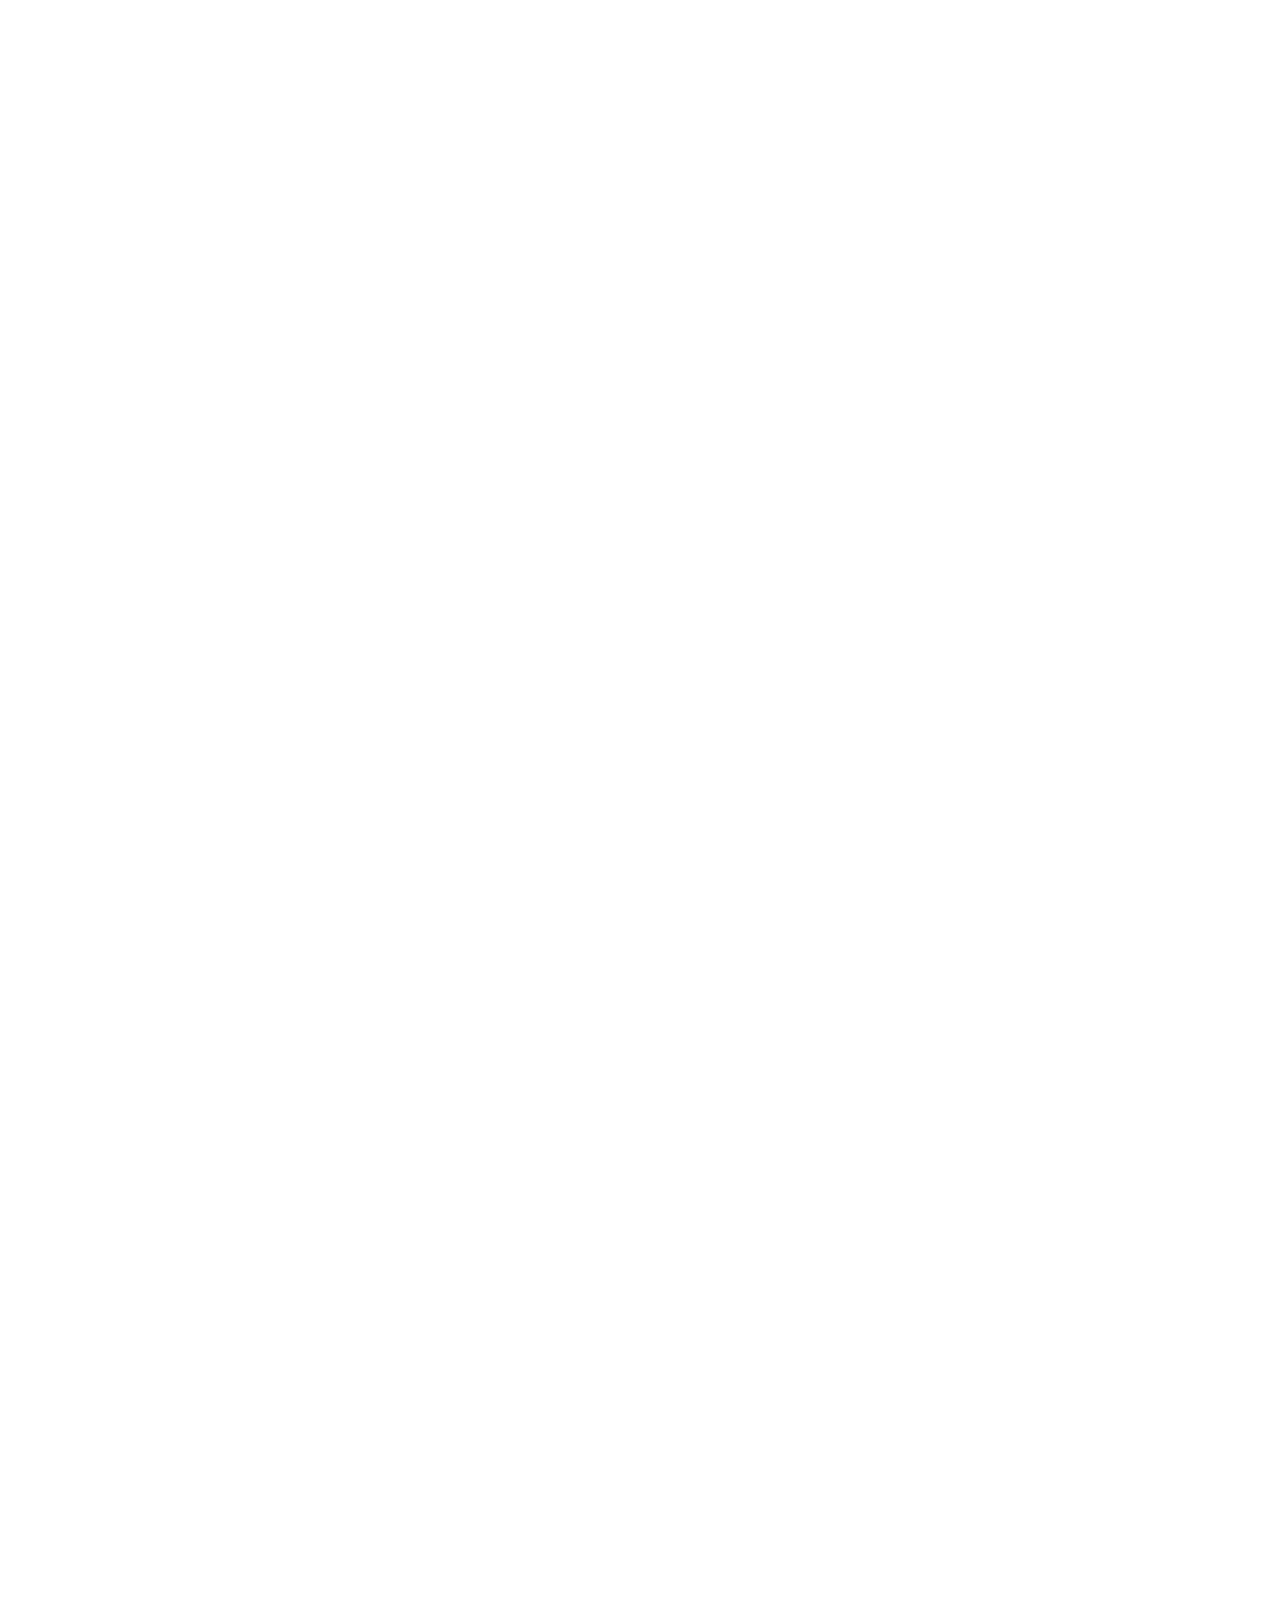
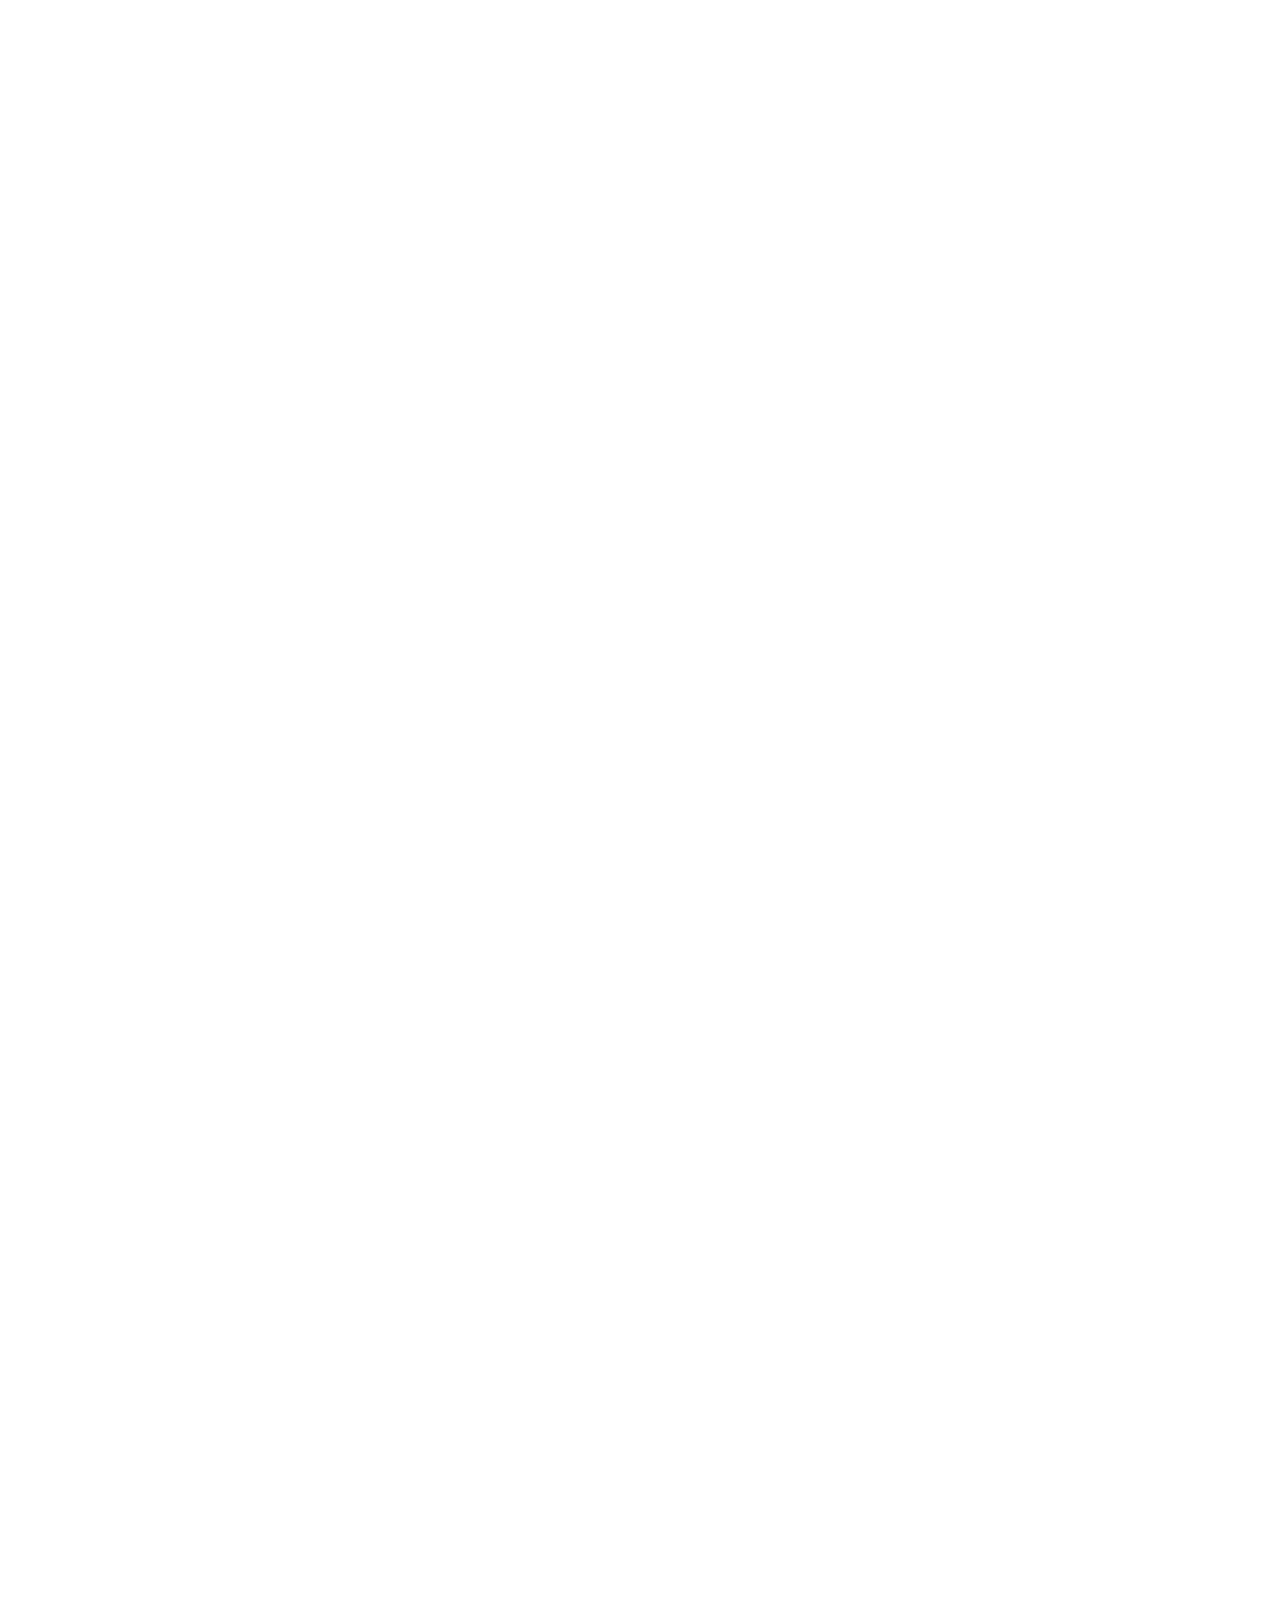
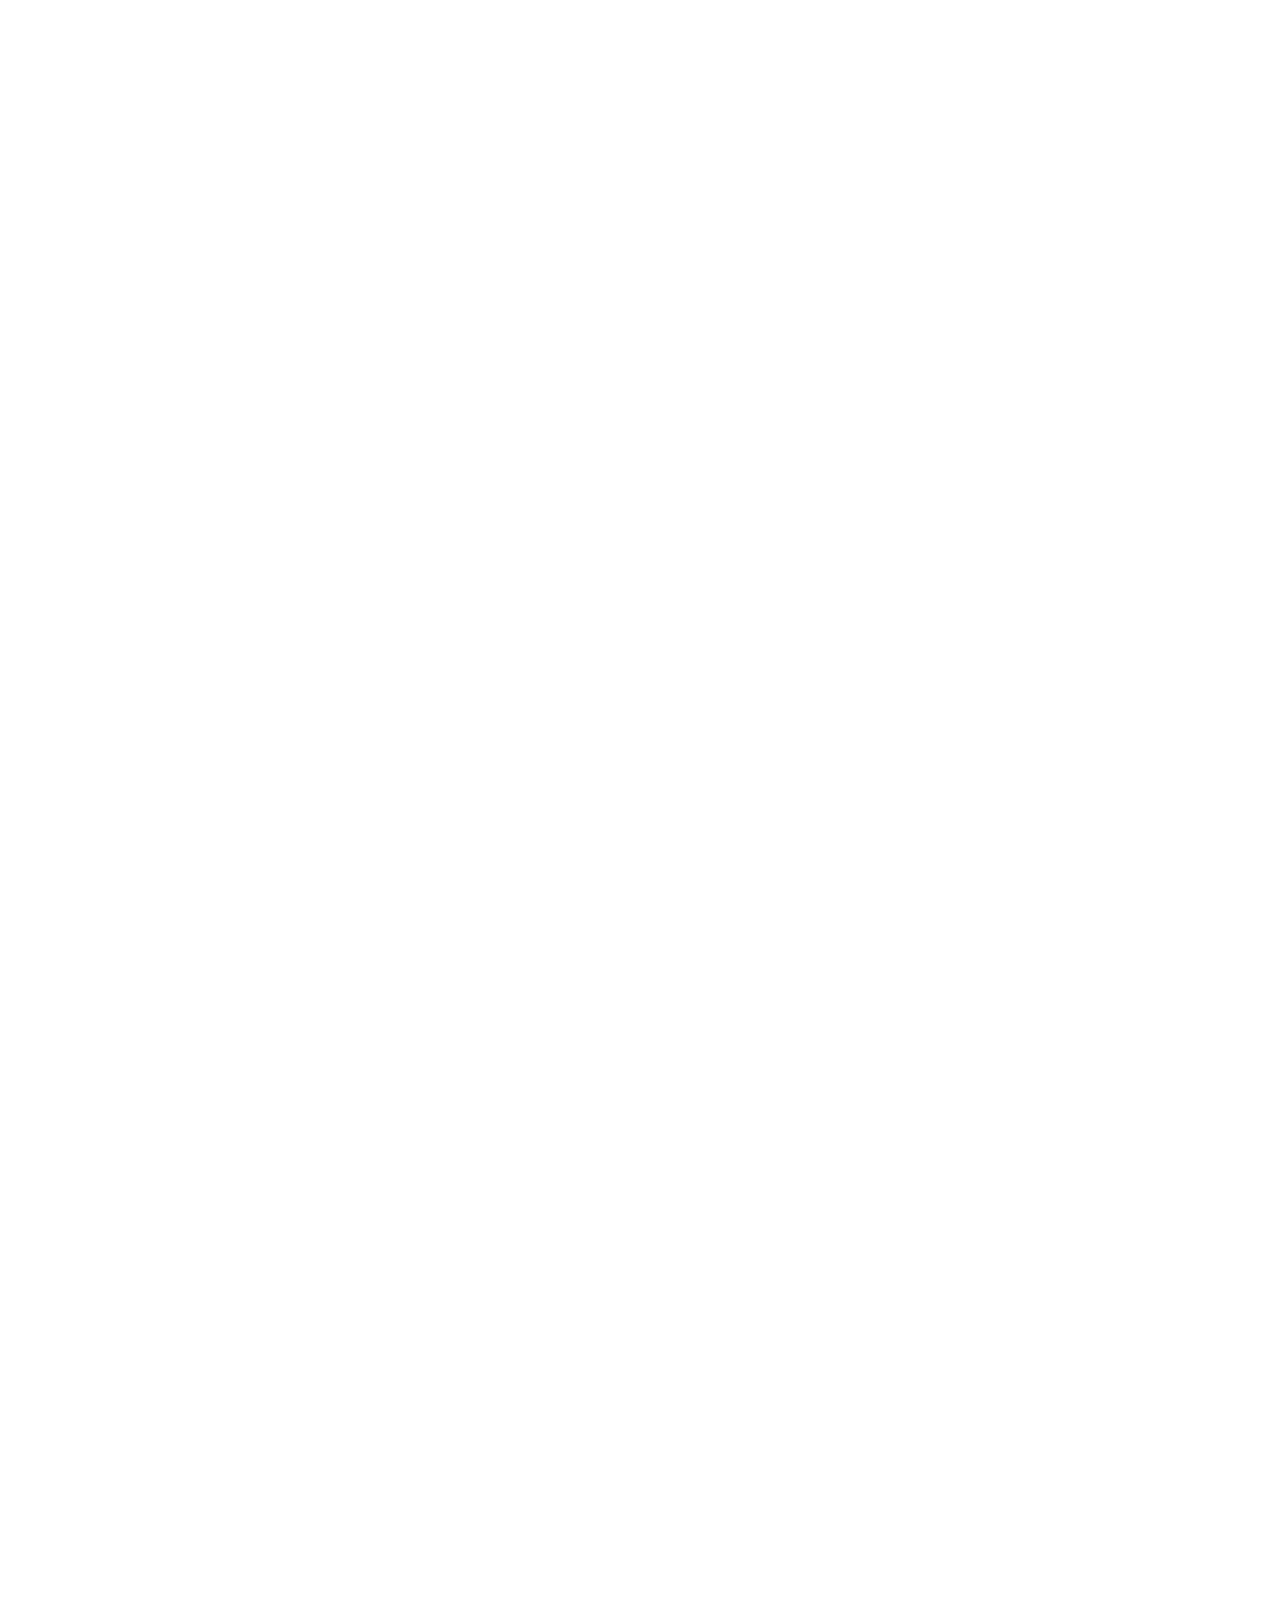
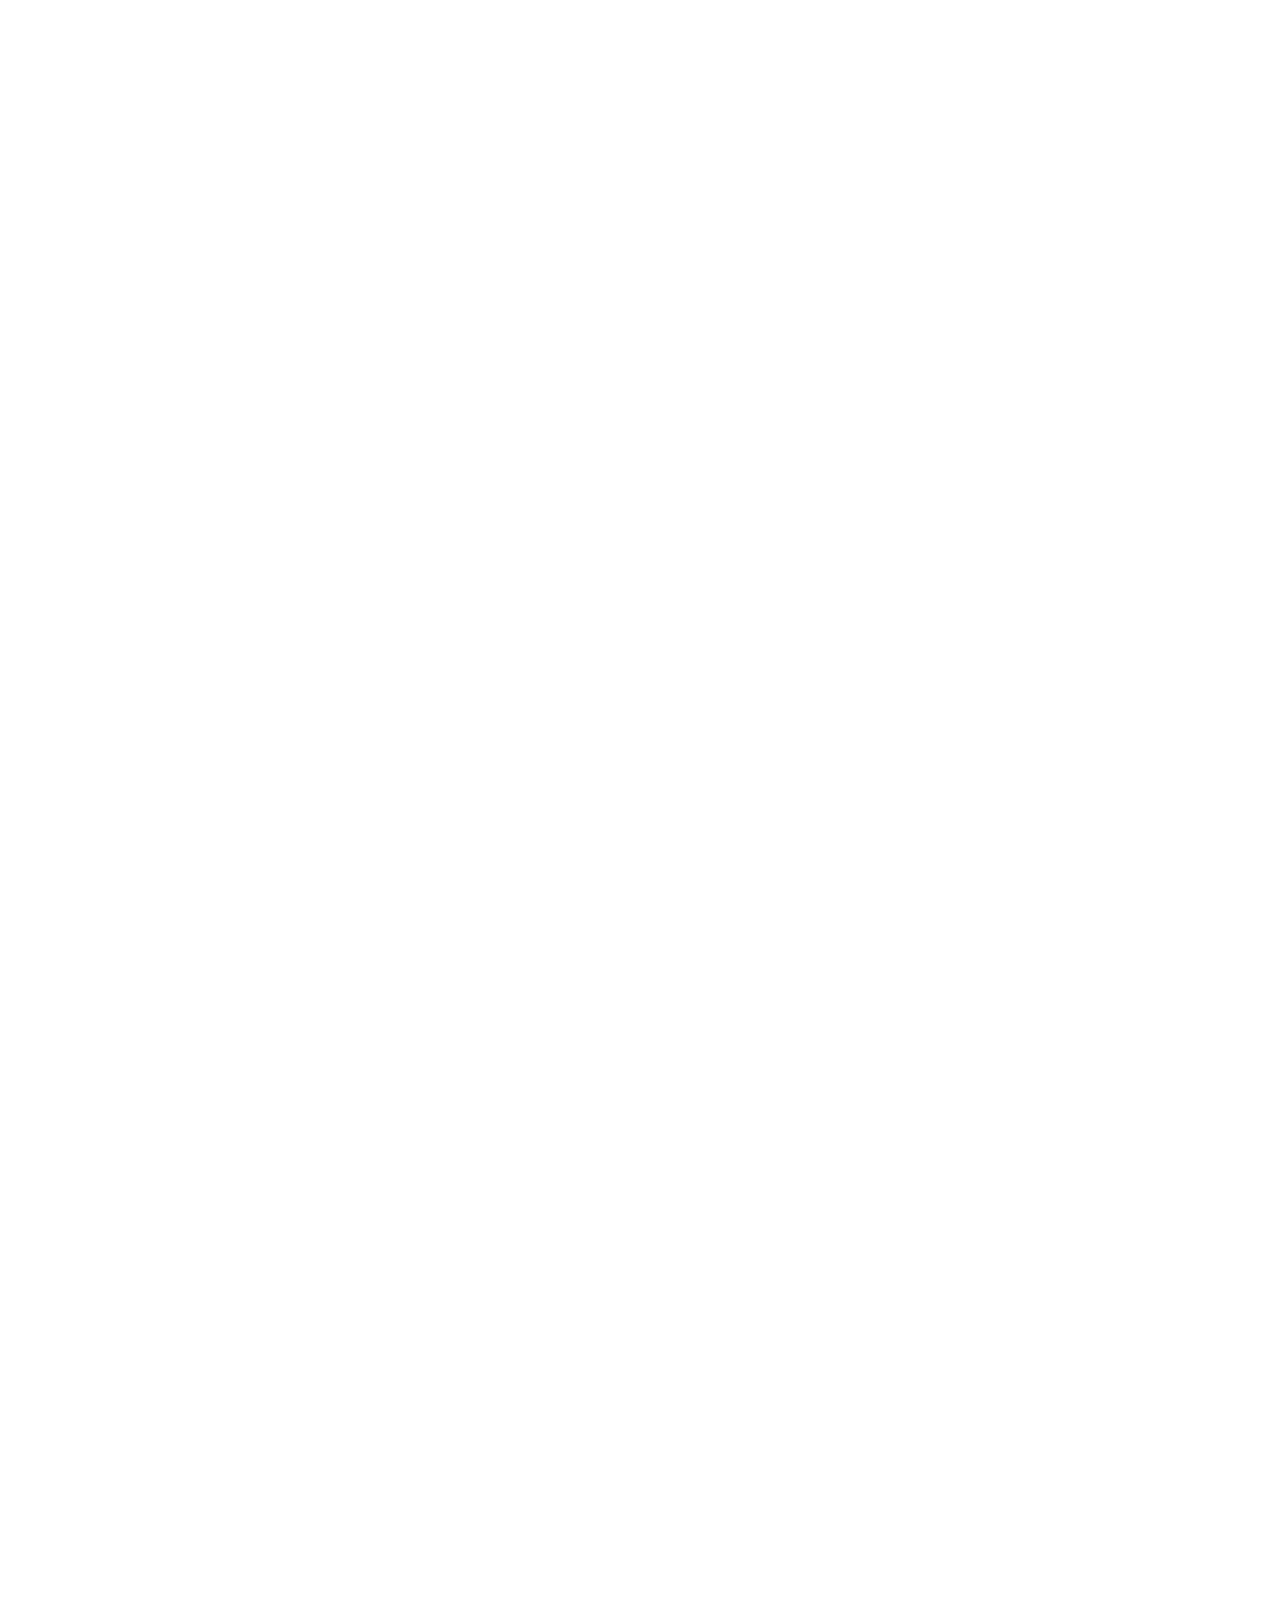
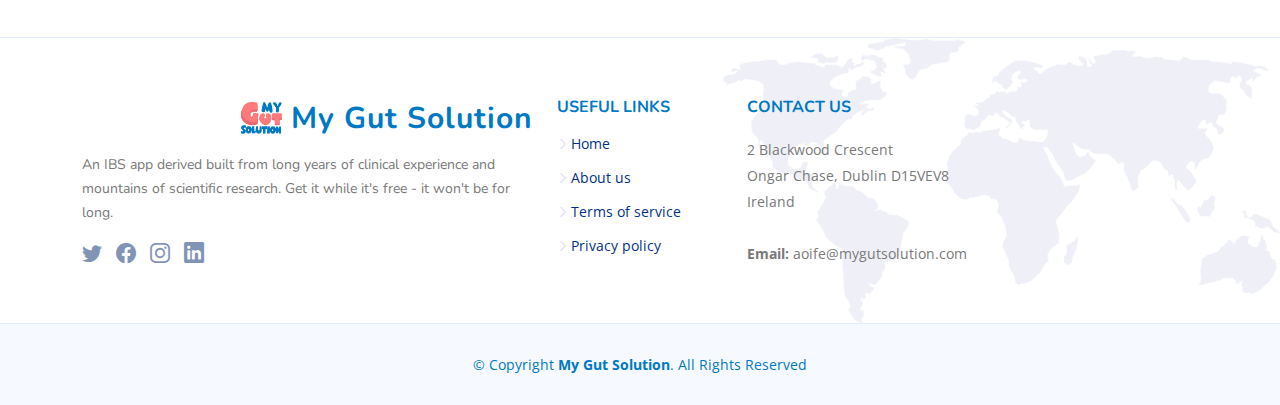
<file: about.html>
<!DOCTYPE html>
<html lang="en">

<head>
  <meta charset="utf-8">
  <meta content="width=device-width, initial-scale=1.0" name="viewport">

  <title>My Gut Solution; about IBS</title>
  <meta content="" name="description">

  <meta content="" name="keywords">

  <!-- Favicons -->
  <link href="assets/img/logo_cropped_hardest_ian.png" rel="icon">
  <link href="assets/img/apple-touch-icon.png" rel="apple-touch-icon">

  <!-- Google Fonts -->
  <link href="https://fonts.googleapis.com/css?family=Open+Sans:300,300i,400,400i,600,600i,700,700i|Nunito:300,300i,400,400i,600,600i,700,700i|Poppins:300,300i,400,400i,500,500i,600,600i,700,700i" rel="stylesheet">

  <!-- Vendor CSS Files -->
  <link href="assets/vendor/bootstrap/css/bootstrap.min.css" rel="stylesheet">
  <link href="assets/vendor/bootstrap-icons/bootstrap-icons.css" rel="stylesheet">
  <link href="assets/vendor/aos/aos.css" rel="stylesheet">
  <link href="assets/vendor/remixicon/remixicon.css" rel="stylesheet">
  <link href="assets/vendor/swiper/swiper-bundle.min.css" rel="stylesheet">
  <link href="assets/vendor/glightbox/css/glightbox.min.css" rel="stylesheet">

  <!-- Template Main CSS File -->
  <link href="assets/css/style.css" rel="stylesheet">

  <!-- =======================================================
  * Template Name: FlexStart - v1.0.0
  * Template URL: https://bootstrapmade.com/flexstart-bootstrap-startup-template/
  * Author: BootstrapMade.com
  * License: https://bootstrapmade.com/license/
  ======================================================== -->
</head>

<body>

  <!-- ======= Header ======= -->
  <header id="header" class="header fixed-top">
    <div class="container-fluid container-xl d-flex align-items-center justify-content-between">

      <a href="index.html" class="logo d-flex align-items-center">
        <img src="assets/img/logo.png" alt="">
        <span></span>
      </a>

      <nav id="navbar" class="navbar">
        <ul>
          <li><a class="nav-link scrollto " href="#header">Home</a></li>
          <li><a class="nav-link scrollto" href="#about">About</a></li>
          <li><a class="nav-link scrollto" href="#services">Services</a></li>
          <li><a class="nav-link scrollto" href="#portfolio">Portfolio</a></li>
          <li><a class="nav-link scrollto" href="#team">Team</a></li>
          <li><a href="blog.html">Blog</a></li>
          <li><a class="nav-link scrollto" href="#contact">Contact</a></li>
          <li><a class="getstarted scrollto" href="#about">Get Started</a></li>
        </ul>
        <i class="bi bi-list mobile-nav-toggle"></i>
      </nav><!-- .navbar -->

    </div>
  </header><!-- End Header -->

  <main id="main">


    <!-- ======= Breadcrumbs ======= -->
    <section class="breadcrumbs">
      <div class="container">

        <ol>
          <li><a href="index.html">Home</a></li>
          <li>More About IBS</li>
        </ol>
        <h2>About IBS</h2>

      </div>
    </section><!-- End Breadcrumbs -->

<!--     <section class="inner-page">
      <div class="container">
        <p>
          Example inner page template
        </p>
      </div>
    </section> -->

    <!-- ======= About IBS Section ======= -->
    <section id="team" class="team">

      <div class="container" data-aos="fade-up">

        <header class="section-header">
          <h2>IBS</h2>
          <p>About IBS</p>
        </header>

        <div class="row gy-4">

          <div class="col-md-12 d-flex text-center align-items-stretch" data-aos="fade-up" data-aos-delay="100">

            <div align="justify">
              <style>
              img {
                display: block;
                margin-left: auto;
                margin-right: auto;
              }

              .responsive {
  max-width: 100%;
  height: auto;
}
              </style>
              <img src="assets/img/intestine-min.png" class="responsive" width="600" height="400">

        <p> The delightfully named “Irritable Bowel Syndrome” is the most common gastrointestinal condition in the Western World. It affects 15% of the population. Due to the sensitive nature of the condition, it is largely undiagnosed. It is a chronic functional bowel disorder* characterised with abdominal pain symptoms and altered bowel habit (constipation and diarrhoea). Although IBS can be debilitating, unlike Inflammatory Bowel Disease (IBD), it is not a life-limiting condition. IBS is twice as likely to occur in women as in men and most often affects people between the ages of 20 and 30 years. People with IBS frequently report the negative impact the condition has on their relationships and their ability to engage in work and social interactions.</p>

	       <p>IBS is categorised into four different subtypes depending on which stool type you most commonly experience;</p>

            <ul>
	               <li>IBS-D diarrhoea dominant</li>
	               <li>IBS-C constipation dominant</li>
	               <li>IBS-M mixed (diarrhoea & constipation) and</li>
	               <li>IBS-U unclassified</li>
            </ul>

          <div>
                <p> IBS is also classified into 3 levels of severity; mild, moderate and severe.</p>

                    <style>
                table, th, td {border: 1px solid black;}
                </style>

        <table style="width:100%">

            <tr>
                <th>IBS Severity</th>
                <th>Mild</th>
                <th>Moderate</th>
                <th>Severe</th>
            </tr>

            <tr>
                <td>Estimated Prevelence</td>
                <td>40%</td>
                <td>35%</td>
                <td>25%</td>
            </tr>

            <tr>
                <td>Physiological Factors</td>
                <td>Bowel dysfunction</td>
                <td>Bowel dysfunction and Central Nervous System (CNS) pain dysregulation</td>
                <td>CNS Pain dysregulation</td>
            </tr>

            <tr>
                <td>Activity Restriction</td>
                <td>0-15 days per year</td>
                <td>15-50 days per year</td>
                <td>50+ days per year</td>
            </tr>

            <tr>
                <td>Work Disability</td>
                <td><5%</td>
                <td>6-10%</td>
                <td>>11%</td>
            </tr>

        </table>

      <center><p>(Drossman DA, et al. 2016.)</p></center>

        <p>(https://theromefoundation.org/wp-content/uploads/functional-gastrointestinal-disorders-history-pathophysiology-clinical-features-and-rome-iv.pdf)</p>
        <p>*”A functional GI disorder is a syndrome based on symptoms that cluster together and are diagnosed by Rome criteria” Drossman et al, 2016</p>


          </div>

            </div>

          </div>

                  </div>

      </div>

    </section>

    <!-- End About IBS Section -->
    <!-- ======= Causes of IBS Section ======= -->
    <section id="team" class="team">

      <div class="container" data-aos="fade-up">

        <header class="section-header">
          <p>Causes of IBS</p>
        </header>

        <div class="row gy-4">

          <div class="col-md-12 d-flex text-center align-items-stretch" data-aos="fade-up" data-aos-delay="100">
            <div align="justify">

              <style>
              img {
                display: block;
                margin-left: auto;
                margin-right: auto;
              }



              .responsive {
  max-width: 100%;
  height: auto;
}

              </style>

              <img src="assets/img/causes-min.png" class="responsive" width="600" height="400">
            <p> The underlying mechanism behind the condition is not well understood but it is generally agreed that its causes are “biopsychosocial” in nature. This implies that a combination of biological, psychological and social factors are at play. These might include genetics, microbiome profile, stress management, diet, sedentary lifestyle, an infectious trigger and even gender.</p>

            </div>

          </div>

        </div>

      </div>

    </section>
<!-- End Causes of IBS Section -->

<!-- ======= IBS Symptoms Section ======= -->
<section id="team" class="team">

  <div class="container" data-aos="fade-up">

    <header class="section-header">
      <p>IBS Symptoms</p>
    </header>

    <div class="row gy-4">

      <div class="col-md-12 d-flex text-center align-items-stretch" data-aos="fade-up" data-aos-delay="100">
      </div>

            <div align="justify">

              <style>
              img {
                display: block;
                margin-left: auto;
                margin-right: auto;
              }

              .responsive {
  max-width: 100%;
  height: auto;
}
              </style>
              <img src="assets/img/symptoms-min.png" class="responsive" width="600" height="400">

        <p> Symptoms of IBS are wide ranging and different symptoms can affect the same person at different times. Primary symptoms:</p>

            <ul>
              	<li>Abdominal pain and/or discomfort</li>
              	<li>Bloating</li>
              	<li>Change in bowel habit (diarrhoea, constipation or both)</li>
              	<li>Frustrated defecation (needing to go to the toilet but not being able to)</li>
                <li>Urgency to go to the toilet</li>
            </ul>

        <p>Secondary symptoms</p>

            <ul>
                <li>Tiredness</li>
                <li>Heartburn</li>
                <li>Nausea</li>
                <li>Indigestion</li>
                <li>Headaches</li>
                <li>Anxiety</li>
                <li>Depression</li>
            </ul>

        <p>There are many symptoms that are not common in IBS. These are called Red Flag symptoms. Sometimes, people will label themselves as having IBS, when in fact they may have undiagnosed coeliac disease, inflammatory bowel disease, upper or low gastric cancer or even ovarian cancer. That is why it is so important to receive your IBS diagnosis from your medical doctor.</p>


            </div>
    </div>
  </div>

</section>

<!-- End IBS Symptoms Section -->


    <!-- ======= Diagnosis IBS ======= -->

    <section id="team" class="team">

      <div class="container" data-aos="fade-up">

        <header class="section-header">
          <p>Diagnosis of IBS</p>
        </header>

        <div class="row gy-4">

          <div class="col-md-12 d-flex text-center align-items-stretch" data-aos="fade-up" data-aos-delay="100">
          </div>

            <div align="justify">

              <style>
              img {
                display: block;
                margin-left: auto;
                margin-right: auto;
              }

              .responsive {
  max-width: 100%;
  height: auto;
}
              </style>
              <img src="assets/img/diagnosis-min.png" class="responsive" width="600" height="400">



        <p>The diagnosis of IBS relies on 2 things.</p>

            <ol>
                <li>After other bowel and gut related conditions are ruled out. If you are experiencing digestive symptoms it is important to seek professional advice from your doctor or registered allied healthcare professional.</li>
                <li>meeting the Rome IV Criteria. Experts who works in the area of functional gut disorders, form an organisation called The Rome Foundation. They have outlined the symptoms, and the frequency of these symptoms that someone needs to receive a diagnosis of IBS:</li>
            </ol>

        <p>Recurrent abdominal pain on average at least 1 day per week in the last 3 months, associated with 2 or more of the following:<p>

            <ul>
                <li>Related to defecation (passing a bowel motion).</li>
                <li>Associated with a change in a frequency of stool.</li>
                <li>Associated with a change in the form of the stool. </li>
            </ul>

            <p><b>IBS-C</b>(Constipation Predominant)

              <ul>
                  <li> >25% of bowel motions are type 1 or 2 and</li>
                  <li> <25% of bowel movements are type 6 or 7 as per the Bristol Stool Chart.</li></p>
              </ul>

            <p><b>IBS-D</b>(Diarrhoea Predominant)

              <ul>
                  <li>>25% of bowel motions are type 6 or 7 and</li>
                  <li><25% of bowel movements are type 1 or 2 as per the Bristol Stool Chart.</li></p>
              </ul>

            <p><b>IBS-M</b>(Mixed bowel habits)

              <ul>
                  <li>>25% of bowel motions are type 1 or 2 and</li>
                  <li>> 25% of bowel movements are type 6 or 7 as per the Bristol Stool Chart.</li>
              </ul>

            <p><b>IBS-U</b> (Unclassified)

              <ul>
                <li>You meet the criteria for IBS but your bowel habits cannot be accurately categorized into 1 of 3 groups above.</li></p>
              </ul>


            <p>Stools/Poo can be described according to their appearance. The Bristol Stool chart describes seven types of stools.</p>

              <ul>
                <li>Type 1: Separate hard lumps, like nuts</li>
                <li>Type 2: Sausage-like but lumpy</li>
                <li>Type 3 :Like a sausage but with cracks in the surface</li>
                <li>Type 4 :Like a sausage or snake, smooth and soft</li>
                <li>Type 5: Soft blobs with clear-cut edges</li>
                <li>Type 6: Fluffy pieces with ragged edges, a mushy stool</li>
                <li>Type 7: Watery, no solid pieces</li>
              </ul>

            </p>

            <p>Unfortunately there is no one single test to diagnose IBS. Instead your doctor is likely to take a full history of your symptoms, perform a physical exam and rule out conditions such as coeliac disease and other conditions. They may also run a number of tests such as tests on your blood and poo to rule out possible infections or other diseases.</p>

            <p>In relation to your symptoms you doctor may ask you the following things:

              <ul>
                <li>How frequently they appear for you</li>
                <li>How often you get them</li>
                <li>When do you get them</li>
                <li>How long they last for</li>
              </ul>

            </p>

            <p>It can be useful to keep a food and symptom diary for a number of days before going to see your doctor.</p>

            </div>
        </div>
      </div>

    </section>

<!-- End Diagnosis IBS Section -->

    <!-- ======= Treatment Options for IBS ======= -->

    <section id="team" class="team">

      <div class="container" data-aos="fade-up">

        <header class="section-header">
          <p>Treatment Options for IBS</p>
        </header>

        <div class="row gy-4">

          <div class="col-md-12 d-flex text-center align-items-stretch" data-aos="fade-up" data-aos-delay="100">
          </div>

            <div align="justify">

              <style>
              img {
                display: block;
                margin-left: auto;
                margin-right: auto;
              }

              .responsive {
  max-width: 100%;
  height: auto;
}
              </style>
              <img src="assets/img/treatment-min.png" class="responsive" width="600" height="400">


        <p>Many treatments have been researched for IBS. Some work better than others.  Many treatment options available for sale are not backed by scientific investigation or are even discredited by scientific investigation. This is another reason to stick to registered healthcare professionals for diagnosis and treatment. But there are guidelines that help us determine the steps that need to be undertaken whenever healthcare professionals are trying to help people with IBS.</p>

        <p>The first step in treating your IBS is typically to implement general dietary and lifestyle changes, as discussed below. Sometimes a doctor might recommend symptom-relieving medications or probiotics. You may also have the option of psychological intervention such as Cognitive Behavioural Therapy (CBT) or hypnotherapy, following dietetic treatment.</p>



    <center><h2>Diet & Lifestyle Changes</h2></center>

    <style>
    img {
      display: block;
      margin-left: auto;
      margin-right: auto;
    }

    .responsive {
    max-width: 100%;
    height: auto;
    }
    </style>
    <img src="assets/img/sandwich-min.png" class="responsive" width="600" height="400">

        <p>The first step in treating your IBS should be an assessment of your diet and lifestyle. Ideally this should be done with an IBS-specialist dietitian who can educate and guide you on the best practices to put in place to manage your IBS.</p>

        <p>If appropriate your dietitian may recommend you follow a specific diet. The most effective diet for those with IBS is known as the Low-FODMAP diet. This diet carried out in conjunction with a dietitian has been proven to reduce symptoms by 70% in those with IBS.</p>

        <p>The acronym FODMAP stands for Fermentable Oligosaccharides, Disaccharides, Monosaccharides and Polyols which are different types of highly fermentable carbohydrates found in the diet. For many people who have IBS these carbohydrates are either poorly absorbed or aren’t digested fully in the small intestine and end up making their way to the large intestine (colon). Here the gut bacteria consume these sugars in a process known as fermentation. This fermentation process releases gases which is believed to drive to some of the common symptoms in IBS. It is important to note that the fermentation process is a natural part of our digestive system, however rapid fermentation and production of large amounts of gases can cause symptoms in those with IBS.</p>

            <p>The Low-FODMAP diet is a 3 stage process which includes

              <ol>
                <li>Elimination - Removing these food groups for a period of time.</li>
                <li>Reintroduction - Testing your tolerance level to each FODMAP, one at a time.</li>
                <li>Maintenance - Creating a personalised diet by reintroducing these foods back into your diet at your tolerance levels.</li>
              </ol>

            </p>

        <p>It is important that people don’t remain on the elimination phase of the low-FODMAP diet long term as this can cause problems with the balance of your gut bacteria. Although some or all of these FODMAP foods can cause symptoms for those with IBS they play a key role in maintaining the health of gut microbiome. By figuring out your individual tolerance level (how much you can consume without symptoms) we are ensuring you are keeping the good bacteria healthy while reducing your IBS symptoms.</p>

        <p>My Gut Solution provides the ideal package. Our app offers videos, audiocasts and resources containing diet and lifestyle tips specifically formulated by our expert IBS dietitian. You can also log your meals and symptoms and through our “Ask A Dietitian” portal can get feedback on what might be causing your issues. We also guide you through the Low-FODMAP process, setting you up for success and ensuring you can get a handle on your IBS once and for all.</p>



    <center><h2>Psychological Intervention</h2></center>

    <style>
    img {
      display: block;
      margin-left: auto;
      margin-right: auto;
    }

    .responsive {
    max-width: 100%;
    height: auto;
    }
    </style>
    <img src="assets/img/mindfulness-min.png" class="responsive" width="600" height="400">

        <p>Certain psychological interventions have been clinically proven to help those with IBS cope with their symptoms. These include both Cognitive Behavioural Therapy (CBT) and Acceptance and Commitment Therapy (ACT).</p>

        <p>CBT is the most commonly known psychological approach for helping people with IBS. As dietary counselling is considered to be the go-to IBS treatment option, we often find that psychological therapies are reserved for those who have not responded to dietetic intervention.</p>

        <p>ACT in particular is a new promising method which offers a new, refreshing perspective on the management of IBS. ACT focuses on the process of acceptance as well as mindfulness, the act of being present in the now. ACT encourages us to be aware of our thoughts, emotions, memories or physical sensations which, has emerged in the scientific literature as a particularly potent therapy for IBS.</p>

        <p>Within My Gut Solution we have a number of ACT modules which you can access. We teach you the basic principles of ACT and how to incorporate the practice into your daily life.</p>

    <center><h2>harmacological (Drug) Treatments</h2></center>

    <style>
    img {
      display: block;
      margin-left: auto;
      margin-right: auto;
    }

    .responsive {
    max-width: 100%;
    height: auto;
    }
    </style>
    <img src="assets/img/medication-min.png" class="responsive" width="600" height="400">

            <p>Those with IBS often use other over-the-counter medications or supplements to help alleviate their symptoms. How well you respond to these medications/supplements varies hugely. Like any treatment, it’s important to evaluate their effectiveness by discussing them with your doctor at your appointments.

              <ul>
                <li>Peppermint oil e.g. Colpermin</li>
                <li>Laxatives e.g. Lactulose</li>
                <li>Antidiarrheals e.g. Imodium</li>
                <li>Antispasmodics e.g. Buscopan</li>
                <li>Probiotics e.g. Alforex, Symprove, Activia</li>
              </ul>

            </p>

        <p>In some instances you doctor may advise you to start a low dose of an antidepressant, most likely a TCA (tricyclic antidepressants) or an SSRI (selective serotonin reuptake inhibitor) or other types of medications such as linaclotide and rifaximin. Research has shown these treatments can be effective in certain circumstances.</p>



            <p>References

              <ol>
                <li>https://theromefoundation.org/rome-iv/rome-iv-journal-articles/</li>
                <li>https://www.nice.org.uk/guidance/cg61/resources/irritable-bowel-syndrome-in-adults-diagnosis-and-management-pdf-975562917829</li>
                <li>https://www.nhs.uk/conditions/irritable-bowel-syndrome-ibs/getting-diagnosed/</li>
              </ol>

            </p>

            </div>
        </div>
      </div>

    </section>

<!-- End Treatment Options for IBS Section -->


<!-- ======= Footer ======= -->

  <footer id="footer" class="footer">

<!--     <div class="footer-newsletter">
      <div class="container">
        <div class="row justify-content-center">
          <div class="col-lg-12 text-center">
            <h4>Our Newsletter</h4>
            <p>Tamen quem nulla quae legam multos aute sint culpa legam noster magna</p>
          </div>
          <div class="col-lg-6">
            <form action="" method="post">
              <input type="email" name="email"><input type="submit" value="Subscribe">
            </form>
          </div>
        </div>
      </div>
    </div> -->

    <div class="footer-top">
      <div class="container">
        <div class="row gy-4">
          <div class="col-lg-5 col-md-12 footer-info">
            <a href="index.html" class="logo d-flex align-items-center">
              <img src="assets/img/logo.png" alt="">
              <span href="#about">My Gut Solution</span>
            </a>
            <p>An IBS app derived built from long years of clinical experience and mountains of scientific research. Get it while it's free - it won't be for long.</p>
            <div class="social-links mt-3">
              <a href="#" class="twitter"><i class="bi bi-twitter"></i></a>
              <a href="#" class="facebook"><i class="bi bi-facebook"></i></a>
              <a href="#" class="instagram"><i class="bi bi-instagram bx bxl-instagram"></i></a>
              <a href="#" class="linkedin"><i class="bi bi-linkedin bx bxl-linkedin"></i></a>
            </div>
          </div>

          <div class="col-lg-2 col-6 footer-links">
            <h4>Useful Links</h4>
            <ul>
              <li><i class="bi bi-chevron-right"></i> <a href="#">Home</a></li>
              <li><i class="bi bi-chevron-right"></i> <a href="#">About us</a></li>
      <!--         <li><i class="bi bi-chevron-right"></i> <a href="#">Services</a></li> -->
              <li><i class="bi bi-chevron-right"></i> <a href="#">Terms of service</a></li>
              <li><i class="bi bi-chevron-right"></i> <a href="#">Privacy policy</a></li>
            </ul>
          </div>

<!--           <div class="col-lg-2 col-6 footer-links">
            <h4>Our Services</h4>
            <ul>
              <li><i class="bi bi-chevron-right"></i> <a href="#">Web Design</a></li>
              <li><i class="bi bi-chevron-right"></i> <a href="#">Web Development</a></li>
              <li><i class="bi bi-chevron-right"></i> <a href="#">Product Management</a></li>
              <li><i class="bi bi-chevron-right"></i> <a href="#">Marketing</a></li>
              <li><i class="bi bi-chevron-right"></i> <a href="#">Graphic Design</a></li>
            </ul>
          </div> -->

          <div class="col-lg-3 col-md-12 footer-contact text-center text-md-start">
            <h4>Contact Us</h4>
            <p>
              2 Blackwood Crescent<br>
              Ongar Chase, Dublin D15VEV8<br>
              Ireland <br><br>
<!--               <strong>Phone:</strong> +1 5589 55488 55<br>
 -->              <strong>Email:</strong> aoife@mygutsolution.com<br>
            </p>

          </div>

        </div>
      </div>
    </div>

    <div class="container">
      <div class="copyright">
        &copy; Copyright <strong><span>My Gut Solution</span></strong>. All Rights Reserved
      </div>

    </div>
  </footer><!-- End Footer -->

  <a href="#" class="back-to-top d-flex align-items-center justify-content-center"><i class="bi bi-arrow-up-short"></i></a>

  <!-- Vendor JS Files -->
  <script src="assets/vendor/bootstrap/js/bootstrap.bundle.js"></script>
  <script src="assets/vendor/aos/aos.js"></script>
  <script src="assets/vendor/php-email-form/validate.js"></script>
  <script src="assets/vendor/swiper/swiper-bundle.min.js"></script>
  <script src="assets/vendor/purecounter/purecounter.js"></script>
  <script src="assets/vendor/isotope-layout/isotope.pkgd.min.js"></script>
  <script src="assets/vendor/glightbox/js/glightbox.min.js"></script>

  <!-- Template Main JS File -->
  <script src="assets/js/main.js"></script>

</body>

</html>
</file>
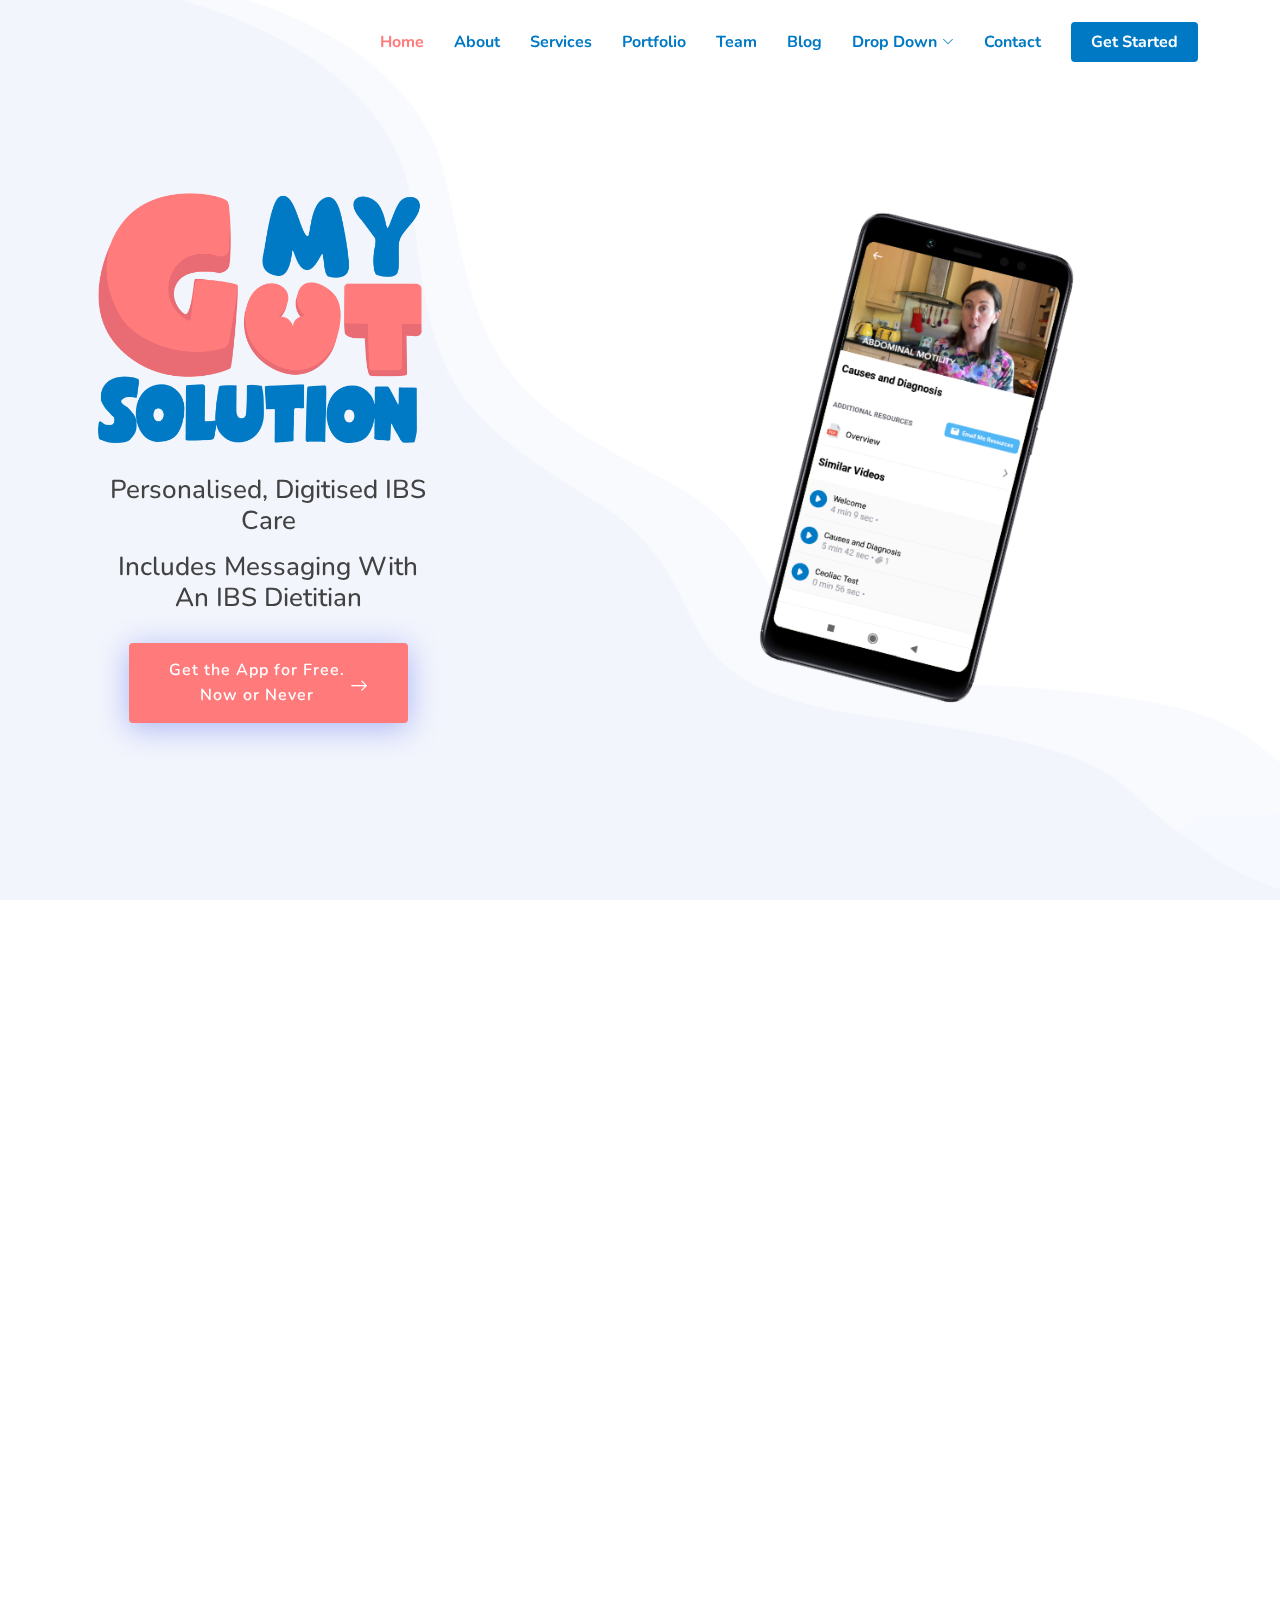
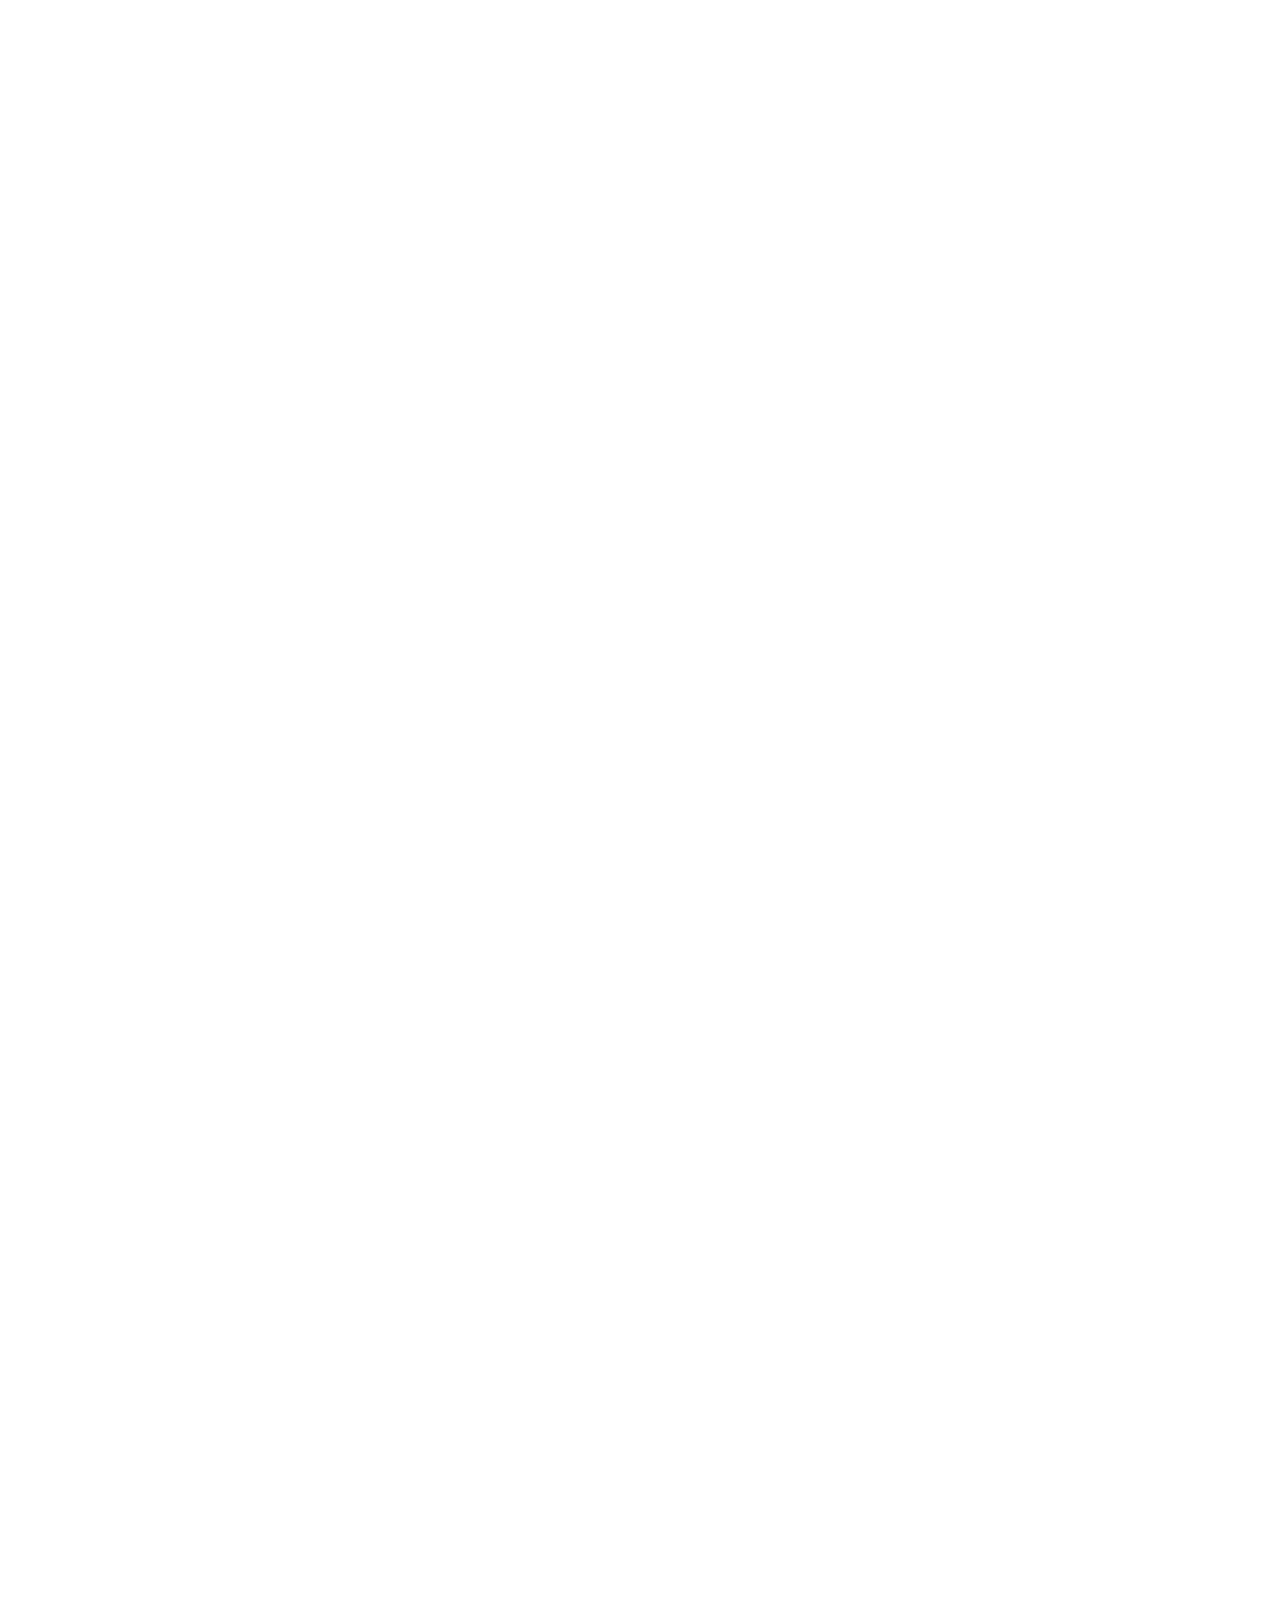
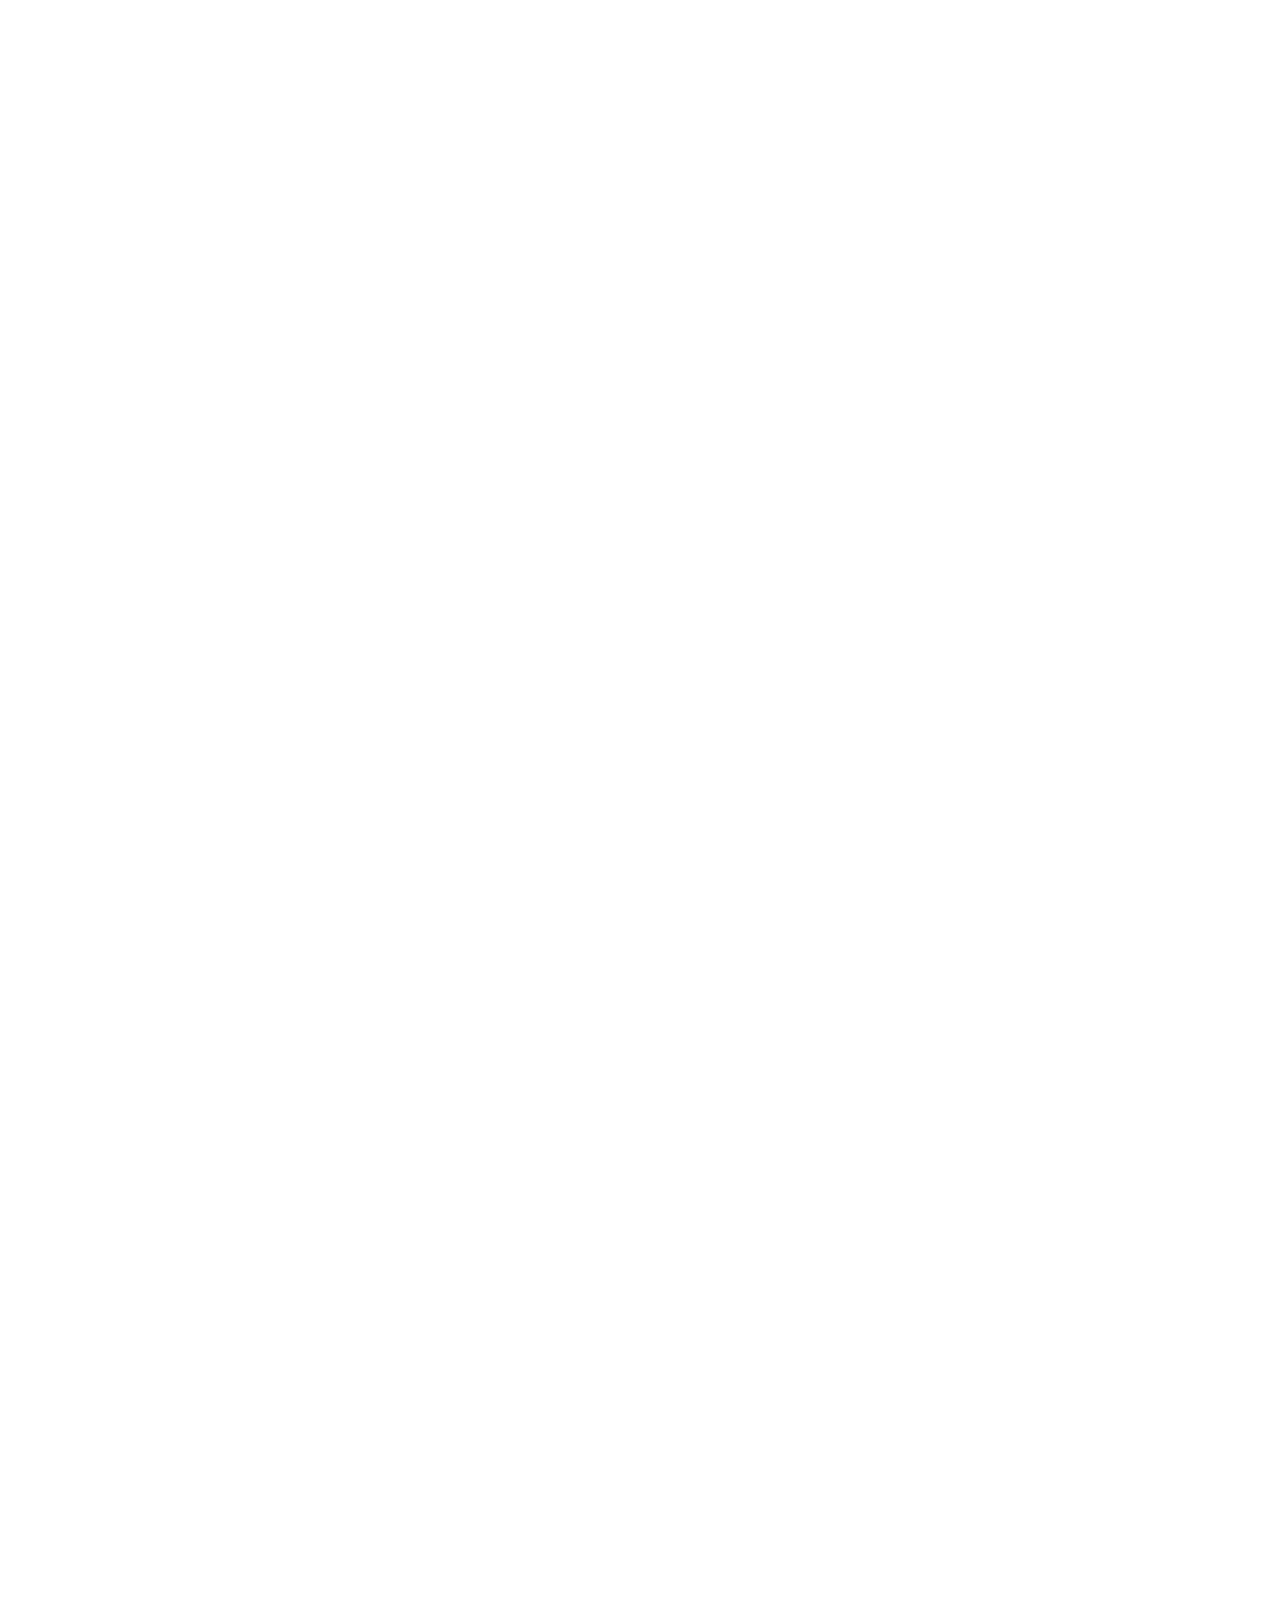
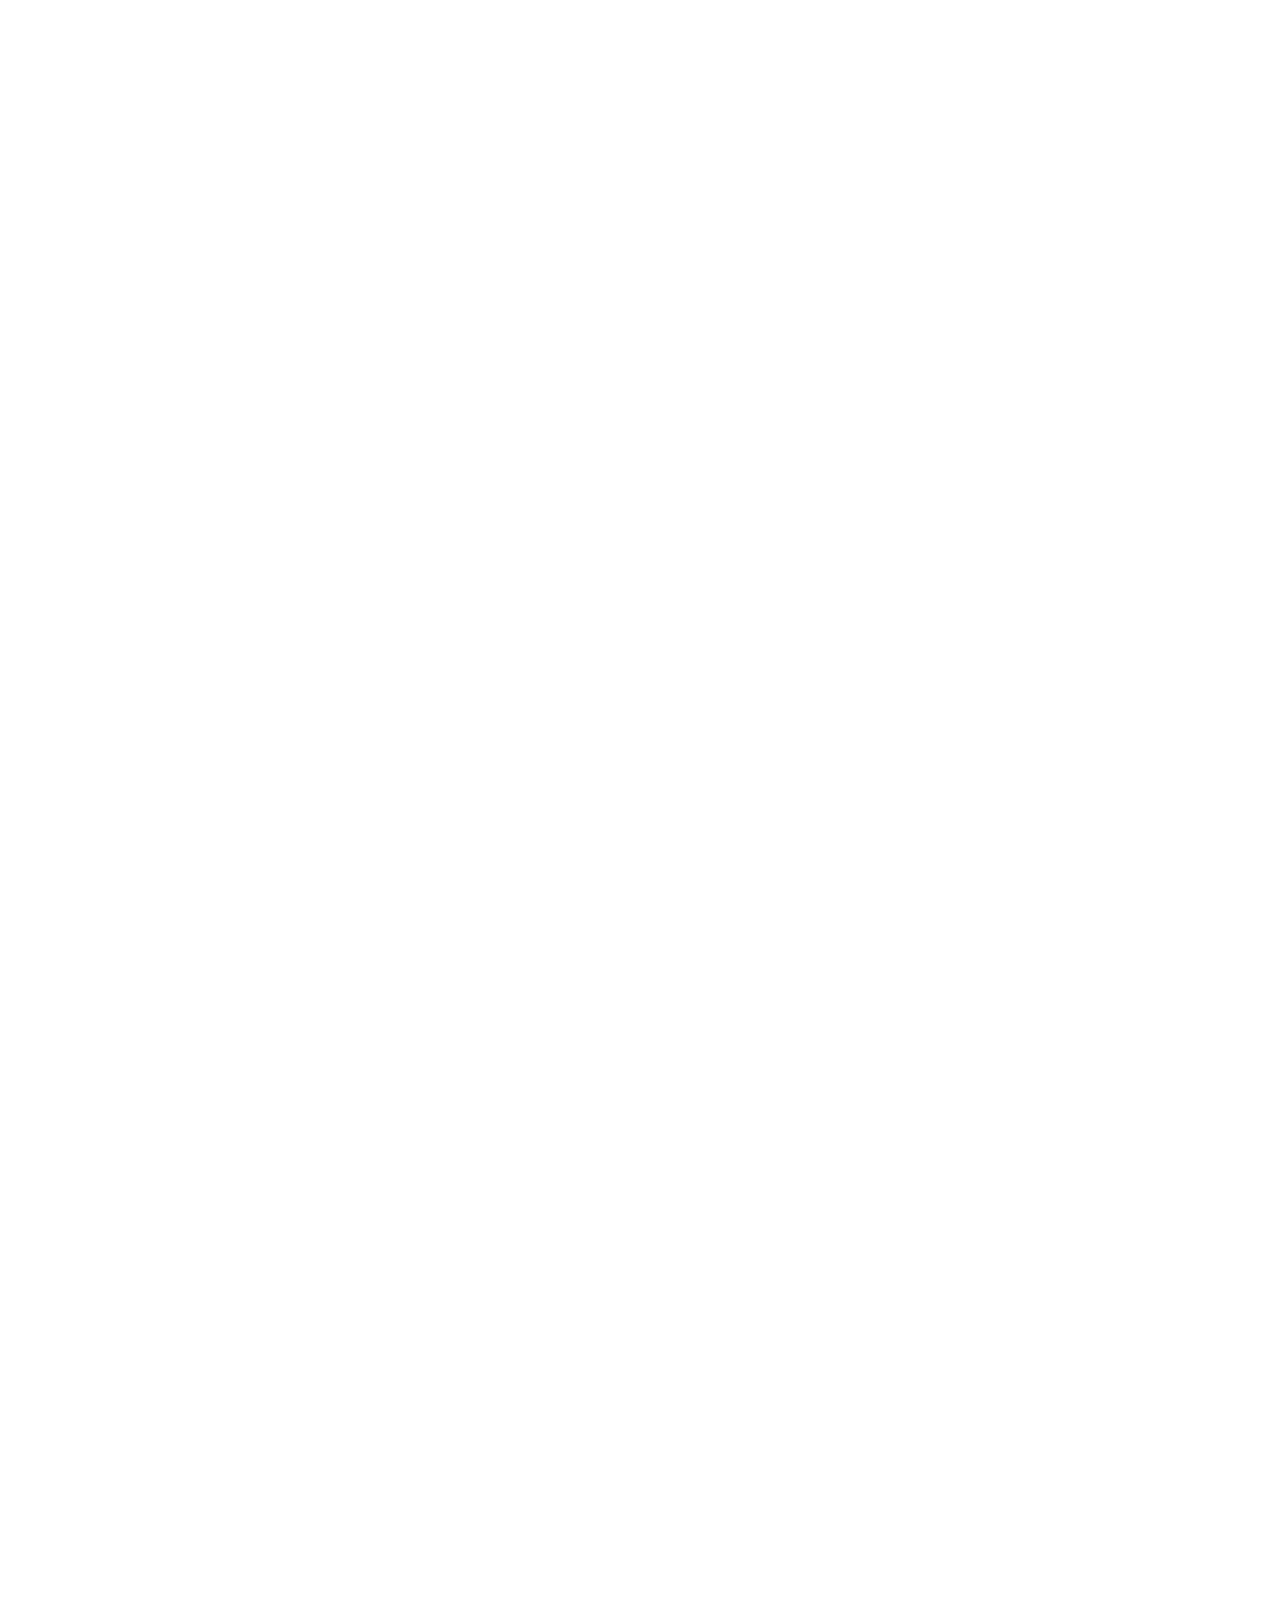
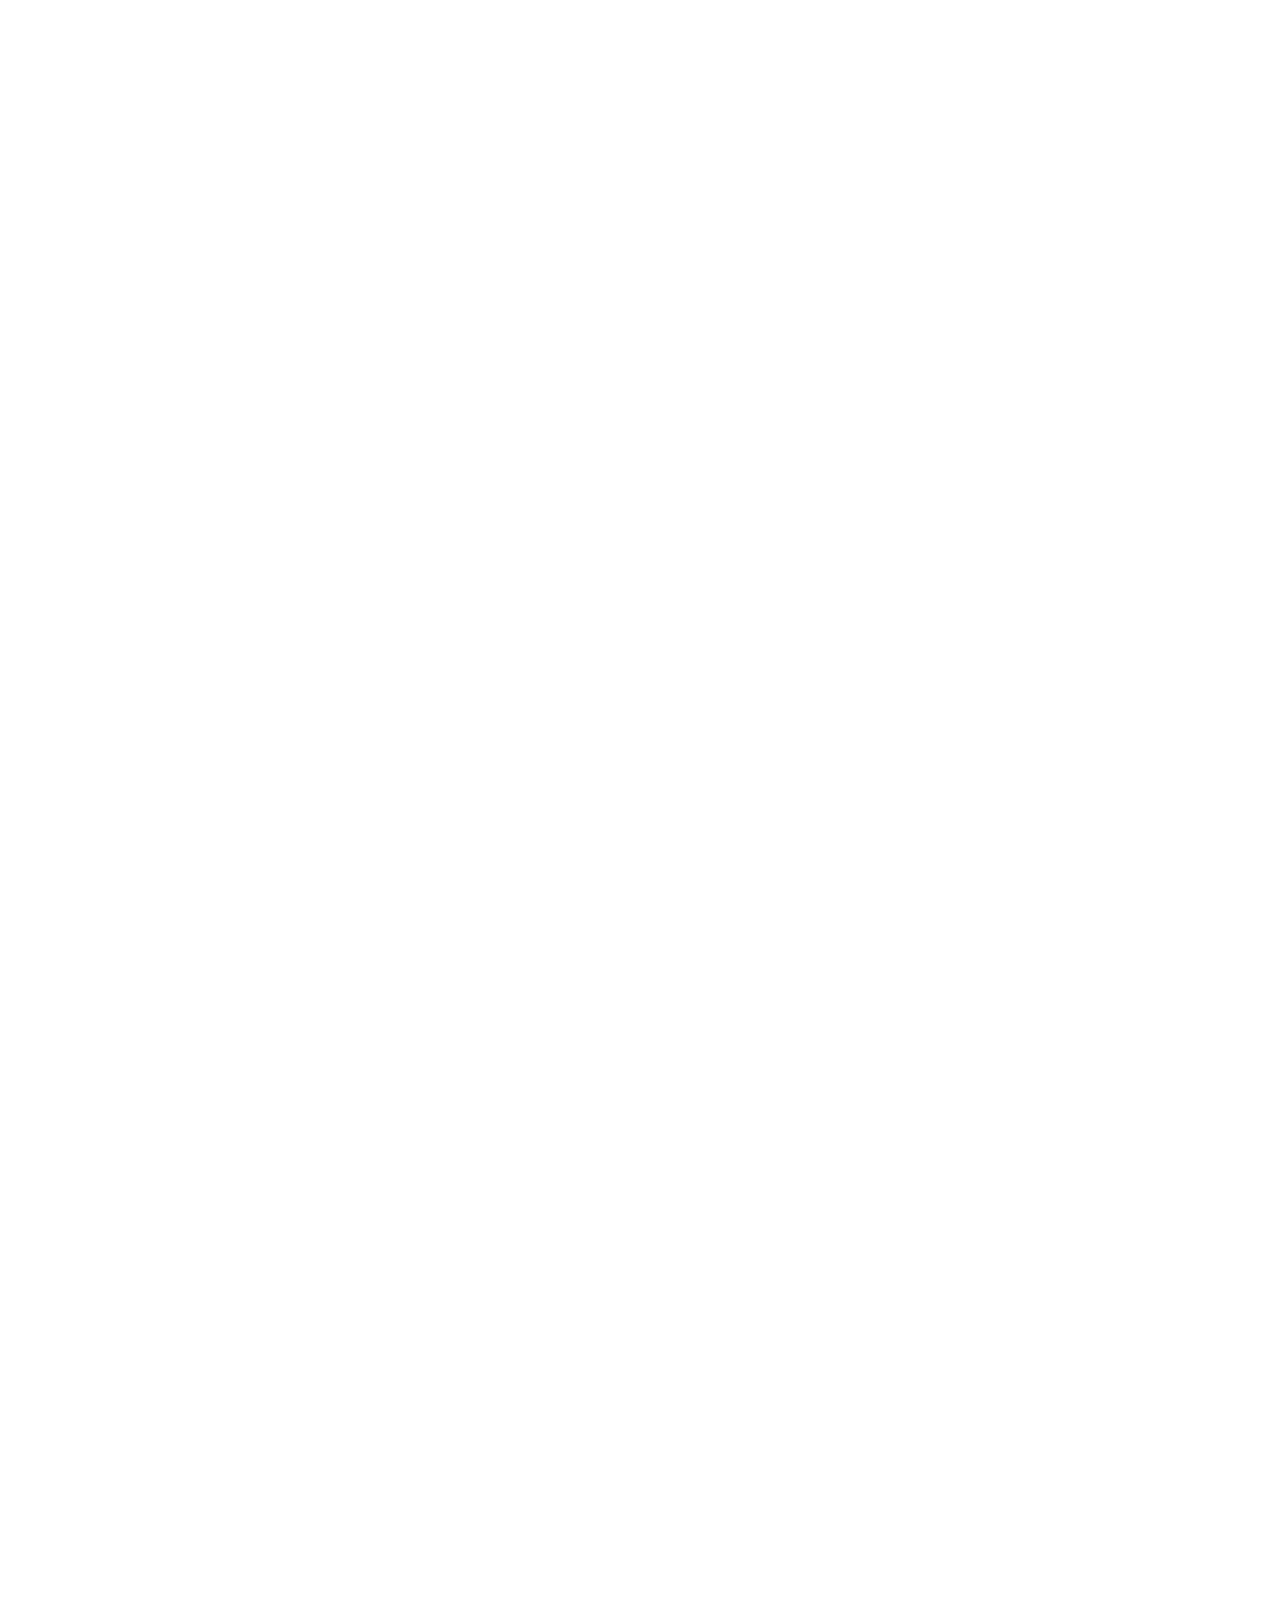
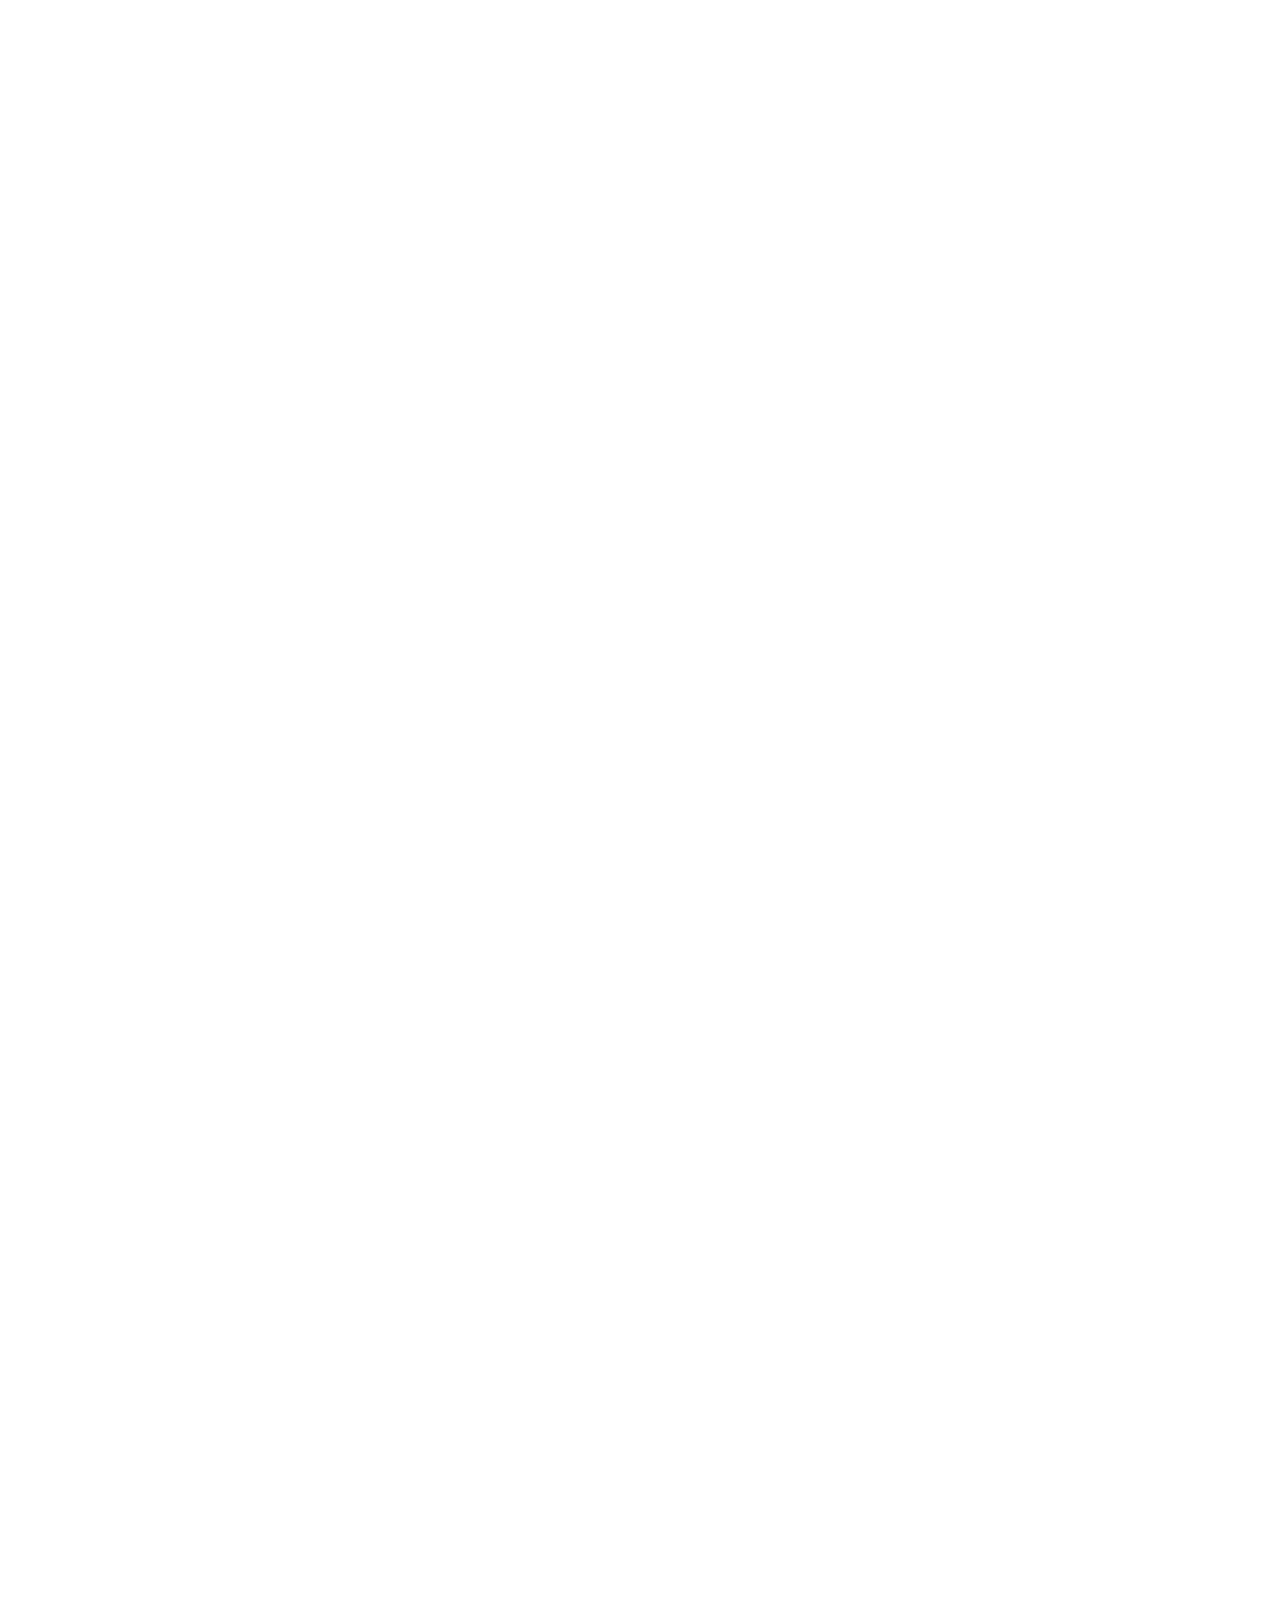
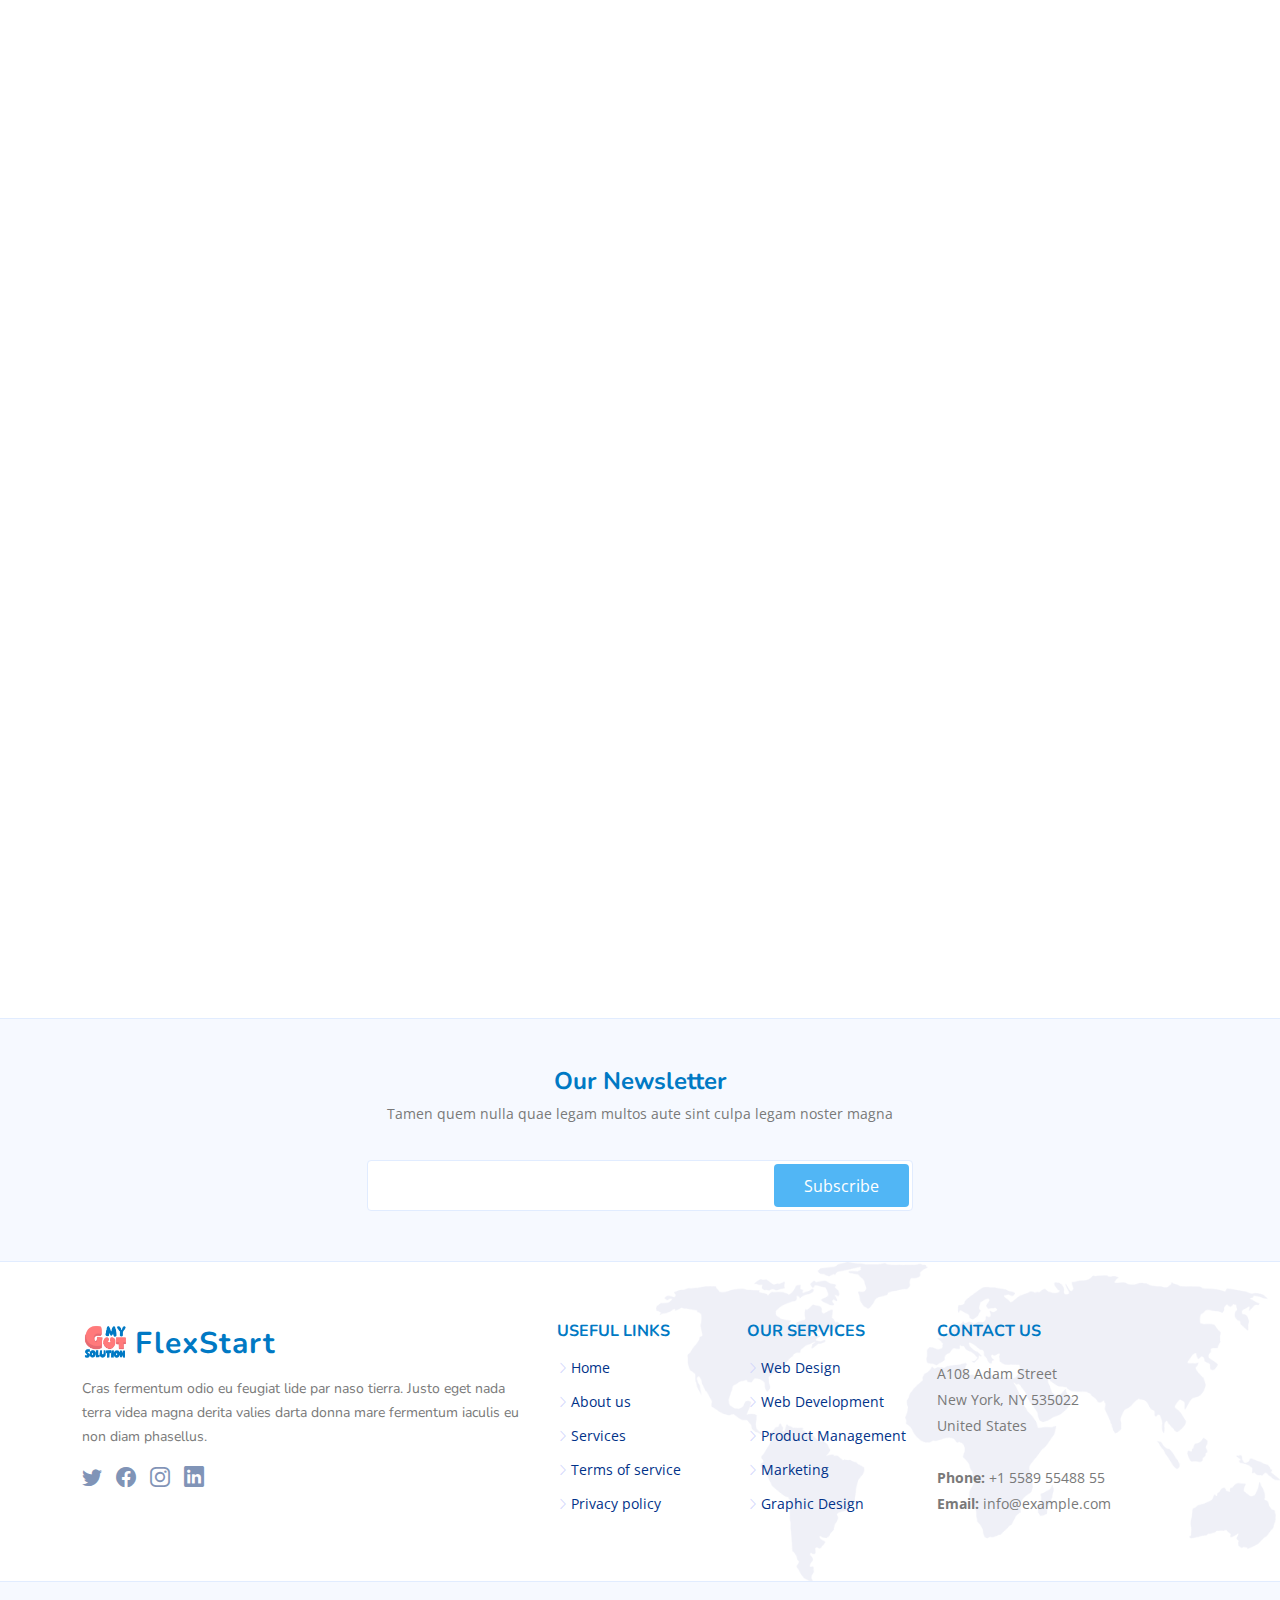
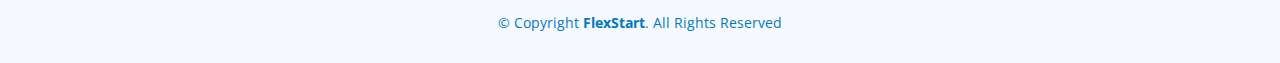
<file: backup_index.html>
<!DOCTYPE html>
<html lang="en">

<head>
  <meta charset="utf-8">
  <meta content="width=device-width, initial-scale=1.0" name="viewport">

  <title>My Gut Solution; IBS Solved</title>
  <meta content="" name="description">

  <meta content="" name="keywords">

  <!-- Favicons -->
  <link href="assets/img/logo_cropped_hardest_ian.png" rel="icon">
  <link href="assets/img/apple-touch-icon.png" rel="apple-touch-icon">

  <!-- Google Fonts -->
  <link href="https://fonts.googleapis.com/css?family=Open+Sans:300,300i,400,400i,600,600i,700,700i|Nunito:300,300i,400,400i,600,600i,700,700i|Poppins:300,300i,400,400i,500,500i,600,600i,700,700i" rel="stylesheet">

  <!-- Vendor CSS Files -->
  <link href="assets/vendor/bootstrap/css/bootstrap.min.css" rel="stylesheet">
  <link href="assets/vendor/bootstrap-icons/bootstrap-icons.css" rel="stylesheet">
  <link href="assets/vendor/aos/aos.css" rel="stylesheet">
  <link href="assets/vendor/remixicon/remixicon.css" rel="stylesheet">
  <link href="assets/vendor/swiper/swiper-bundle.min.css" rel="stylesheet">
  <link href="assets/vendor/glightbox/css/glightbox.min.css" rel="stylesheet">

  <!-- Template Main CSS File -->
  <link href="assets/css/style.css" rel="stylesheet">

  <!-- =======================================================
  * Template Name: FlexStart - v1.0.0
  * Template URL: https://bootstrapmade.com/flexstart-bootstrap-startup-template/
  * Author: BootstrapMade.com
  * License: https://bootstrapmade.com/license/
  ======================================================== -->
</head>

<body data-bs-spy="scroll" data-bs-target="#navbar" data-bs-offset="100">

  <!-- ======= Header ======= -->
  <header id="header" class="header fixed-top">
    <div class="container-fluid container-xl d-flex align-items-center justify-content-between">

      <a href="index.html" class="logo d-flex align-items-center">
        <!-- <img src="assets/img/logo.png" alt=""> -->
        <span></span>
      </a>

      <nav id="navbar" class="navbar">
        <ul>
          <li><a class="nav-link scrollto active " href="#header">Home</a></li>
          <li><a class="nav-link scrollto" href="#about">About</a></li>
          <li><a class="nav-link scrollto" href="#services">Services</a></li>
          <li><a class="nav-link scrollto" href="#portfolio">Portfolio</a></li>
          <li><a class="nav-link scrollto" href="#team">Team</a></li>
          <li><a href="blog.html">Blog</a></li>
          <li class="dropdown"><a href="#"><span>Drop Down</span> <i class="bi bi-chevron-down"></i></a>
            <ul>
              <li><a href="#">Drop Down 1</a></li>
              <li class="dropdown"><a href="#"><span>Deep Drop Down</span> <i class="bi bi-chevron-right"></i></a>
                <ul>
                  <li><a href="#">Deep Drop Down 1</a></li>
                  <li><a href="#">Deep Drop Down 2</a></li>
                  <li><a href="#">Deep Drop Down 3</a></li>
                  <li><a href="#">Deep Drop Down 4</a></li>
                  <li><a href="#">Deep Drop Down 5</a></li>
                </ul>
              </li>
              <li><a href="#">Drop Down 2</a></li>
              <li><a href="#">Drop Down 3</a></li>
              <li><a href="#">Drop Down 4</a></li>
            </ul>
          </li>
          <li><a class="nav-link scrollto" href="#contact">Contact</a></li>
          <li><a class="getstarted scrollto" href="#about">Get Started</a></li>
        </ul>
        <i class="bi bi-list mobile-nav-toggle"></i>
      </nav><!-- .navbar -->

    </div>
  </header><!-- End Header -->
  <div class="row">
    <div class="col-lg-12 d-flex flex-column justify-content-center">
    </div>
  </div>
  <!-- ======= Hero Section ======= -->
  <section id="hero" class="hero d-flex align-items-center" style="padding-top: 4rem, padding-bottom: 4rem">

    <div class="container">
      <div class="row">
        <div class="col-lg-4 d-flex flex-column justify-content-center">
         <!--  <h1 data-aos="fade-up">We offer modern solutions for growing your business</h1> -->
          <img src="assets/img/logo_cropped_hardest_ian.png" alt="My Gut Solution Logo" style="padding: 1rem 1rem 1rem 1rem">
          <h2 data-aos="fade-up" data-aos-delay="400" class="text-center" style="padding-left: 1rem">Personalised, Digitised IBS Care </h2><h2 data-aos="fade-up" data-aos-delay="400" class="text-center" style="padding-left: 1rem"> Includes Messaging With An IBS Dietitian</h2>

          <div data-aos="fade-up" data-aos-delay="600" class="text-center justify-content-center align-self-center" style="padding-left: 1rem">
            <div class="text-center text-lg-start">
              <a href="#about" class="btn-get-started scrollto d-inline-flex align-items-center justify-content-center align-self-center">
                <span class="align-items-center justify-content-center align-self-center">Get the App for Free. <br> Now or Never</span>
                <i class="bi bi-arrow-right"></i>
              </a>
            </div>
          </div>

        </div>
        <div class="col-lg-2 d-flex flex-column justify-content-center">
        </div>
        <div class="col-lg-6 hero-img" data-aos="zoom-out" data-aos-delay="200">
          <img src="assets/img/screenshot_in_phone_vec_vid_18degrees.png" class="img-fluid" alt="">
        </div>
      </div>
    </div>

  </section><!-- End Hero -->

  <main id="main">
    <!-- ======= About Section ======= -->
    <section id="about" class="about">

      <div class="container" data-aos="fade-up">
        <div class="row gx-0">

          <div class="col-lg-6 d-flex flex-column justify-content-center" data-aos="fade-up" data-aos-delay="200">
            <div class="content">
              <h3>What is This</h3>
              <h2>IBS is a common, under-diagnosed gastrointestinal condition. This is the long awaited solution.</h2>
              <p>
                Developed by healthcare professionals, based on a mountain of scientific evidence, this is an app that leads users the full way through the most effective treatment pathway for IBS.  
              </p>
              <div class="text-center text-lg-start">
                <a href="#" class="btn-read-more d-inline-flex align-items-center justify-content-center align-self-center">
                  <span>Read More</span>
                  <i class="bi bi-arrow-right"></i>
                </a>
              </div>
            </div>
          </div>

          <div class="col-lg-6 d-flex align-items-center" data-aos="zoom-out" data-aos-delay="200">
            <img src="assets/img/compressed_ibs_woman_sad.png" class="img-fluid" alt="">
          </div>

        </div>
      </div>

    </section><!-- End About Section -->

    <!-- ======= Values Section ======= -->
    <section id="values" class="values">

      <div class="container" data-aos="fade-up">

        <header class="section-header">
          <h2>Our Values</h2>
          <p>Odit est perspiciatis laborum et dicta</p>
        </header>

        <div class="row">

          <div class="col-lg-4">
            <div class="box" data-aos="fade-up" data-aos-delay="200">
              <img src="assets/img/values-1.png" class="img-fluid" alt="">
              <h3>Ad cupiditate sed est odio</h3>
              <p>Eum ad dolor et. Autem aut fugiat debitis voluptatem consequuntur sit. Et veritatis id.</p>
            </div>
          </div>

          <div class="col-lg-4 mt-4 mt-lg-0">
            <div class="box" data-aos="fade-up" data-aos-delay="400">
              <img src="assets/img/values-2.png" class="img-fluid" alt="">
              <h3>Voluptatem voluptatum alias</h3>
              <p>Repudiandae amet nihil natus in distinctio suscipit id. Doloremque ducimus ea sit non.</p>
            </div>
          </div>

          <div class="col-lg-4 mt-4 mt-lg-0">
            <div class="box" data-aos="fade-up" data-aos-delay="600">
              <img src="assets/img/values-3.png" class="img-fluid" alt="">
              <h3>Fugit cupiditate alias nobis.</h3>
              <p>Quam rem vitae est autem molestias explicabo debitis sint. Vero aliquid quidem commodi.</p>
            </div>
          </div>

        </div>

      </div>

    </section><!-- End Values Section -->

    <!-- ======= Counts Section ======= -->
    <section id="counts" class="counts">
      <div class="container" data-aos="fade-up">

        <div class="row gy-4">

          <div class="col-lg-3 col-md-6">
            <div class="count-box">
              <i class="bi bi-emoji-smile"></i>
              <div>
                <span data-purecounter-start="0" data-purecounter-end="232" data-purecounter-duration="1" class="purecounter"></span>
                <p>Happy Clients</p>
              </div>
            </div>
          </div>

          <div class="col-lg-3 col-md-6">
            <div class="count-box">
              <i class="bi bi-journal-richtext" style="color: #ee6c20;"></i>
              <div>
                <span data-purecounter-start="0" data-purecounter-end="521" data-purecounter-duration="1" class="purecounter"></span>
                <p>Projects</p>
              </div>
            </div>
          </div>

          <div class="col-lg-3 col-md-6">
            <div class="count-box">
              <i class="bi bi-headset" style="color: #15be56;"></i>
              <div>
                <span data-purecounter-start="0" data-purecounter-end="1463" data-purecounter-duration="1" class="purecounter"></span>
                <p>Hours Of Support</p>
              </div>
            </div>
          </div>

          <div class="col-lg-3 col-md-6">
            <div class="count-box">
              <i class="bi bi-people" style="color: #bb0852;"></i>
              <div>
                <span data-purecounter-start="0" data-purecounter-end="15" data-purecounter-duration="1" class="purecounter"></span>
                <p>Hard Workers</p>
              </div>
            </div>
          </div>

        </div>

      </div>
    </section><!-- End Counts Section -->

    <!-- ======= Features Section ======= -->
    <section id="features" class="features">

      <div class="container" data-aos="fade-up">

        <header class="section-header">
          <h2>Features</h2>
          <p>Laboriosam et omnis fuga quis dolor direda fara</p>
        </header>

        <div class="row">

          <div class="col-lg-6">
            <img src="assets/img/features.png" class="img-fluid" alt="">
          </div>

          <div class="col-lg-6 mt-5 mt-lg-0 d-flex">
            <div class="row align-self-center gy-4">

              <div class="col-md-6" data-aos="zoom-out" data-aos-delay="200">
                <div class="feature-box d-flex align-items-center">
                  <i class="bi bi-check"></i>
                  <h3>Eos aspernatur rem</h3>
                </div>
              </div>

              <div class="col-md-6" data-aos="zoom-out" data-aos-delay="300">
                <div class="feature-box d-flex align-items-center">
                  <i class="bi bi-check"></i>
                  <h3>Facilis neque ipsa</h3>
                </div>
              </div>

              <div class="col-md-6" data-aos="zoom-out" data-aos-delay="400">
                <div class="feature-box d-flex align-items-center">
                  <i class="bi bi-check"></i>
                  <h3>Volup amet voluptas</h3>
                </div>
              </div>

              <div class="col-md-6" data-aos="zoom-out" data-aos-delay="500">
                <div class="feature-box d-flex align-items-center">
                  <i class="bi bi-check"></i>
                  <h3>Rerum omnis sint</h3>
                </div>
              </div>

              <div class="col-md-6" data-aos="zoom-out" data-aos-delay="600">
                <div class="feature-box d-flex align-items-center">
                  <i class="bi bi-check"></i>
                  <h3>Alias possimus</h3>
                </div>
              </div>

              <div class="col-md-6" data-aos="zoom-out" data-aos-delay="700">
                <div class="feature-box d-flex align-items-center">
                  <i class="bi bi-check"></i>
                  <h3>Repellendus mollitia</h3>
                </div>
              </div>

            </div>
          </div>

        </div> <!-- / row -->

        <!-- Feature Tabs -->
        <div class="row feture-tabs" data-aos="fade-up">
          <div class="col-lg-6">
            <h3>Neque officiis dolore maiores et exercitationem quae est seda lidera pat claero</h3>

            <!-- Tabs -->
            <ul class="nav nav-pills mb-3">
              <li>
                <a class="nav-link active" data-bs-toggle="pill" href="#tab1">Saepe fuga</a>
              </li>
              <li>
                <a class="nav-link" data-bs-toggle="pill" href="#tab2">Voluptates</a>
              </li>
              <li>
                <a class="nav-link" data-bs-toggle="pill" href="#tab3">Corrupti</a>
              </li>
            </ul><!-- End Tabs -->

            <!-- Tab Content -->
            <div class="tab-content">

              <div class="tab-pane fade show active" id="tab1">
                <p>Consequuntur inventore voluptates consequatur aut vel et. Eos doloribus expedita. Sapiente atque consequatur minima nihil quae aspernatur quo suscipit voluptatem.</p>
                <div class="d-flex align-items-center mb-2">
                  <i class="bi bi-check2"></i>
                  <h4>Repudiandae rerum velit modi et officia quasi facilis</h4>
                </div>
                <p>Laborum omnis voluptates voluptas qui sit aliquam blanditiis. Sapiente minima commodi dolorum non eveniet magni quaerat nemo et.</p>
                <div class="d-flex align-items-center mb-2">
                  <i class="bi bi-check2"></i>
                  <h4>Incidunt non veritatis illum ea ut nisi</h4>
                </div>
                <p>Non quod totam minus repellendus autem sint velit. Rerum debitis facere soluta tenetur. Iure molestiae assumenda sunt qui inventore eligendi voluptates nisi at. Dolorem quo tempora. Quia et perferendis.</p>
              </div><!-- End Tab 1 Content -->

              <div class="tab-pane fade show" id="tab2">
                <p>Consequuntur inventore voluptates consequatur aut vel et. Eos doloribus expedita. Sapiente atque consequatur minima nihil quae aspernatur quo suscipit voluptatem.</p>
                <div class="d-flex align-items-center mb-2">
                  <i class="bi bi-check2"></i>
                  <h4>Repudiandae rerum velit modi et officia quasi facilis</h4>
                </div>
                <p>Laborum omnis voluptates voluptas qui sit aliquam blanditiis. Sapiente minima commodi dolorum non eveniet magni quaerat nemo et.</p>
                <div class="d-flex align-items-center mb-2">
                  <i class="bi bi-check2"></i>
                  <h4>Incidunt non veritatis illum ea ut nisi</h4>
                </div>
                <p>Non quod totam minus repellendus autem sint velit. Rerum debitis facere soluta tenetur. Iure molestiae assumenda sunt qui inventore eligendi voluptates nisi at. Dolorem quo tempora. Quia et perferendis.</p>
              </div><!-- End Tab 2 Content -->

              <div class="tab-pane fade show" id="tab3">
                <p>Consequuntur inventore voluptates consequatur aut vel et. Eos doloribus expedita. Sapiente atque consequatur minima nihil quae aspernatur quo suscipit voluptatem.</p>
                <div class="d-flex align-items-center mb-2">
                  <i class="bi bi-check2"></i>
                  <h4>Repudiandae rerum velit modi et officia quasi facilis</h4>
                </div>
                <p>Laborum omnis voluptates voluptas qui sit aliquam blanditiis. Sapiente minima commodi dolorum non eveniet magni quaerat nemo et.</p>
                <div class="d-flex align-items-center mb-2">
                  <i class="bi bi-check2"></i>
                  <h4>Incidunt non veritatis illum ea ut nisi</h4>
                </div>
                <p>Non quod totam minus repellendus autem sint velit. Rerum debitis facere soluta tenetur. Iure molestiae assumenda sunt qui inventore eligendi voluptates nisi at. Dolorem quo tempora. Quia et perferendis.</p>
              </div><!-- End Tab 3 Content -->

            </div>

          </div>

          <div class="col-lg-6">
            <img src="assets/img/features-2.png" class="img-fluid" alt="">
          </div>

        </div><!-- End Feature Tabs -->

        <!-- Feature Icons -->
        <div class="row feature-icons" data-aos="fade-up">
          <h3>Ratione mollitia eos ab laudantium rerum beatae quo</h3>

          <div class="row">

            <div class="col-xl-4 text-center" data-aos="fade-right" data-aos-delay="100">
              <img src="assets/img/features-3.png" class="img-fluid p-4" alt="">
            </div>

            <div class="col-xl-8 d-flex content">
              <div class="row align-self-center gy-4">

                <div class="col-md-6 icon-box" data-aos="fade-up">
                  <i class="ri-line-chart-line"></i>
                  <div>
                    <h4>Corporis voluptates sit</h4>
                    <p>Consequuntur sunt aut quasi enim aliquam quae harum pariatur laboris nisi ut aliquip</p>
                  </div>
                </div>

                <div class="col-md-6 icon-box" data-aos="fade-up" data-aos-delay="100">
                  <i class="ri-stack-line"></i>
                  <div>
                    <h4>Ullamco laboris nisi</h4>
                    <p>Excepteur sint occaecat cupidatat non proident, sunt in culpa qui officia deserunt</p>
                  </div>
                </div>

                <div class="col-md-6 icon-box" data-aos="fade-up" data-aos-delay="200">
                  <i class="ri-brush-4-line"></i>
                  <div>
                    <h4>Labore consequatur</h4>
                    <p>Aut suscipit aut cum nemo deleniti aut omnis. Doloribus ut maiores omnis facere</p>
                  </div>
                </div>

                <div class="col-md-6 icon-box" data-aos="fade-up" data-aos-delay="300">
                  <i class="ri-magic-line"></i>
                  <div>
                    <h4>Beatae veritatis</h4>
                    <p>Expedita veritatis consequuntur nihil tempore laudantium vitae denat pacta</p>
                  </div>
                </div>

                <div class="col-md-6 icon-box" data-aos="fade-up" data-aos-delay="400">
                  <i class="ri-command-line"></i>
                  <div>
                    <h4>Molestiae dolor</h4>
                    <p>Et fuga et deserunt et enim. Dolorem architecto ratione tensa raptor marte</p>
                  </div>
                </div>

                <div class="col-md-6 icon-box" data-aos="fade-up" data-aos-delay="500">
                  <i class="ri-radar-line"></i>
                  <div>
                    <h4>Explicabo consectetur</h4>
                    <p>Est autem dicta beatae suscipit. Sint veritatis et sit quasi ab aut inventore</p>
                  </div>
                </div>

              </div>
            </div>

          </div>

        </div><!-- End Feature Icons -->

      </div>

    </section><!-- End Features Section -->

    <!-- ======= Services Section ======= -->
    <section id="services" class="services">

      <div class="container" data-aos="fade-up">

        <header class="section-header">
          <h2>Services</h2>
          <p>Veritatis et dolores facere numquam et praesentium</p>
        </header>

        <div class="row gy-4">

          <div class="col-lg-4 col-md-6" data-aos="fade-up" data-aos-delay="200">
            <div class="service-box blue">
              <i class="ri-discuss-line icon"></i>
              <h3>Nesciunt Mete</h3>
              <p>Provident nihil minus qui consequatur non omnis maiores. Eos accusantium minus dolores iure perferendis tempore et consequatur.</p>
              <a href="#" class="read-more"><span>Read More</span> <i class="bi bi-arrow-right"></i></a>
            </div>
          </div>

          <div class="col-lg-4 col-md-6" data-aos="fade-up" data-aos-delay="300">
            <div class="service-box orange">
              <i class="ri-discuss-line icon"></i>
              <h3>Eosle Commodi</h3>
              <p>Ut autem aut autem non a. Sint sint sit facilis nam iusto sint. Libero corrupti neque eum hic non ut nesciunt dolorem.</p>
              <a href="#" class="read-more"><span>Read More</span> <i class="bi bi-arrow-right"></i></a>
            </div>
          </div>

          <div class="col-lg-4 col-md-6" data-aos="fade-up" data-aos-delay="400">
            <div class="service-box green">
              <i class="ri-discuss-line icon"></i>
              <h3>Ledo Markt</h3>
              <p>Ut excepturi voluptatem nisi sed. Quidem fuga consequatur. Minus ea aut. Vel qui id voluptas adipisci eos earum corrupti.</p>
              <a href="#" class="read-more"><span>Read More</span> <i class="bi bi-arrow-right"></i></a>
            </div>
          </div>

          <div class="col-lg-4 col-md-6" data-aos="fade-up" data-aos-delay="500">
            <div class="service-box red">
              <i class="ri-discuss-line icon"></i>
              <h3>Asperiores Commodi</h3>
              <p>Non et temporibus minus omnis sed dolor esse consequatur. Cupiditate sed error ea fuga sit provident adipisci neque.</p>
              <a href="#" class="read-more"><span>Read More</span> <i class="bi bi-arrow-right"></i></a>
            </div>
          </div>

          <div class="col-lg-4 col-md-6" data-aos="fade-up" data-aos-delay="600">
            <div class="service-box purple">
              <i class="ri-discuss-line icon"></i>
              <h3>Velit Doloremque.</h3>
              <p>Cumque et suscipit saepe. Est maiores autem enim facilis ut aut ipsam corporis aut. Sed animi at autem alias eius labore.</p>
              <a href="#" class="read-more"><span>Read More</span> <i class="bi bi-arrow-right"></i></a>
            </div>
          </div>

          <div class="col-lg-4 col-md-6" data-aos="fade-up" data-aos-delay="700">
            <div class="service-box pink">
              <i class="ri-discuss-line icon"></i>
              <h3>Dolori Architecto</h3>
              <p>Hic molestias ea quibusdam eos. Fugiat enim doloremque aut neque non et debitis iure. Corrupti recusandae ducimus enim.</p>
              <a href="#" class="read-more"><span>Read More</span> <i class="bi bi-arrow-right"></i></a>
            </div>
          </div>

        </div>

      </div>

    </section><!-- End Services Section -->

    <!-- ======= Pricing Section ======= -->
    <section id="pricing" class="pricing">

      <div class="container" data-aos="fade-up">

        <header class="section-header">
          <h2>Pricing</h2>
          <p>Check our Pricing</p>
        </header>

        <div class="row gy-4" data-aos="fade-left">

          <div class="col-lg-3 col-md-6" data-aos="zoom-in" data-aos-delay="100">
            <div class="box">
              <h3 style="color: #07d5c0;">Free Plan</h3>
              <div class="price"><sup>$</sup>0<span> / mo</span></div>
              <img src="assets/img/pricing-free.png" class="img-fluid" alt="">
              <ul>
                <li>Aida dere</li>
                <li>Nec feugiat nisl</li>
                <li>Nulla at volutpat dola</li>
                <li class="na">Pharetra massa</li>
                <li class="na">Massa ultricies mi</li>
              </ul>
              <a href="#" class="btn-buy">Buy Now</a>
            </div>
          </div>

          <div class="col-lg-3 col-md-6" data-aos="zoom-in" data-aos-delay="200">
            <div class="box">
              <span class="featured">Featured</span>
              <h3 style="color: #65c600;">Starter Plan</h3>
              <div class="price"><sup>$</sup>19<span> / mo</span></div>
              <img src="assets/img/pricing-starter.png" class="img-fluid" alt="">
              <ul>
                <li>Aida dere</li>
                <li>Nec feugiat nisl</li>
                <li>Nulla at volutpat dola</li>
                <li>Pharetra massa</li>
                <li class="na">Massa ultricies mi</li>
              </ul>
              <a href="#" class="btn-buy">Buy Now</a>
            </div>
          </div>

          <div class="col-lg-3 col-md-6" data-aos="zoom-in" data-aos-delay="300">
            <div class="box">
              <h3 style="color: #ff901c;">Business Plan</h3>
              <div class="price"><sup>$</sup>29<span> / mo</span></div>
              <img src="assets/img/pricing-business.png" class="img-fluid" alt="">
              <ul>
                <li>Aida dere</li>
                <li>Nec feugiat nisl</li>
                <li>Nulla at volutpat dola</li>
                <li>Pharetra massa</li>
                <li>Massa ultricies mi</li>
              </ul>
              <a href="#" class="btn-buy">Buy Now</a>
            </div>
          </div>

          <div class="col-lg-3 col-md-6" data-aos="zoom-in" data-aos-delay="400">
            <div class="box">
              <h3 style="color: #ff0071;">Ultimate Plan</h3>
              <div class="price"><sup>$</sup>49<span> / mo</span></div>
              <img src="assets/img/pricing-ultimate.png" class="img-fluid" alt="">
              <ul>
                <li>Aida dere</li>
                <li>Nec feugiat nisl</li>
                <li>Nulla at volutpat dola</li>
                <li>Pharetra massa</li>
                <li>Massa ultricies mi</li>
              </ul>
              <a href="#" class="btn-buy">Buy Now</a>
            </div>
          </div>

        </div>

      </div>

    </section><!-- End Pricing Section -->

    <!-- ======= F.A.Q Section ======= -->
    <section id="faq" class="faq">

      <div class="container" data-aos="fade-up">

        <header class="section-header">
          <h2>F.A.Q</h2>
          <p>Frequently Asked Questions</p>
        </header>

        <div class="row">
          <div class="col-lg-6">
            <!-- F.A.Q List 1-->
            <div class="accordion accordion-flush" id="faqlist1">
              <div class="accordion-item">
                <h2 class="accordion-header">
                  <button class="accordion-button collapsed" type="button" data-bs-toggle="collapse" data-bs-target="#faq-content-1">
                    Non consectetur a erat nam at lectus urna duis?
                  </button>
                </h2>
                <div id="faq-content-1" class="accordion-collapse collapse" data-bs-parent="#faqlist1">
                  <div class="accordion-body">
                    Feugiat pretium nibh ipsum consequat. Tempus iaculis urna id volutpat lacus laoreet non curabitur gravida. Venenatis lectus magna fringilla urna porttitor rhoncus dolor purus non.
                  </div>
                </div>
              </div>

              <div class="accordion-item">
                <h2 class="accordion-header">
                  <button class="accordion-button collapsed" type="button" data-bs-toggle="collapse" data-bs-target="#faq-content-2">
                    Feugiat scelerisque varius morbi enim nunc faucibus a pellentesque?
                  </button>
                </h2>
                <div id="faq-content-2" class="accordion-collapse collapse" data-bs-parent="#faqlist1">
                  <div class="accordion-body">
                    Dolor sit amet consectetur adipiscing elit pellentesque habitant morbi. Id interdum velit laoreet id donec ultrices. Fringilla phasellus faucibus scelerisque eleifend donec pretium. Est pellentesque elit ullamcorper dignissim. Mauris ultrices eros in cursus turpis massa tincidunt dui.
                  </div>
                </div>
              </div>

              <div class="accordion-item">
                <h2 class="accordion-header">
                  <button class="accordion-button collapsed" type="button" data-bs-toggle="collapse" data-bs-target="#faq-content-3">
                    Dolor sit amet consectetur adipiscing elit pellentesque habitant morbi?
                  </button>
                </h2>
                <div id="faq-content-3" class="accordion-collapse collapse" data-bs-parent="#faqlist1">
                  <div class="accordion-body">
                    Eleifend mi in nulla posuere sollicitudin aliquam ultrices sagittis orci. Faucibus pulvinar elementum integer enim. Sem nulla pharetra diam sit amet nisl suscipit. Rutrum tellus pellentesque eu tincidunt. Lectus urna duis convallis convallis tellus. Urna molestie at elementum eu facilisis sed odio morbi quis
                  </div>
                </div>
              </div>

            </div>
          </div>

          <div class="col-lg-6">

            <!-- F.A.Q List 2-->
            <div class="accordion accordion-flush" id="faqlist2">

              <div class="accordion-item">
                <h2 class="accordion-header">
                  <button class="accordion-button collapsed" type="button" data-bs-toggle="collapse" data-bs-target="#faq2-content-1">
                    Ac odio tempor orci dapibus. Aliquam eleifend mi in nulla?
                  </button>
                </h2>
                <div id="faq2-content-1" class="accordion-collapse collapse" data-bs-parent="#faqlist2">
                  <div class="accordion-body">
                    Dolor sit amet consectetur adipiscing elit pellentesque habitant morbi. Id interdum velit laoreet id donec ultrices. Fringilla phasellus faucibus scelerisque eleifend donec pretium. Est pellentesque elit ullamcorper dignissim. Mauris ultrices eros in cursus turpis massa tincidunt dui.
                  </div>
                </div>
              </div>

              <div class="accordion-item">
                <h2 class="accordion-header">
                  <button class="accordion-button collapsed" type="button" data-bs-toggle="collapse" data-bs-target="#faq2-content-2">
                    Tempus quam pellentesque nec nam aliquam sem et tortor consequat?
                  </button>
                </h2>
                <div id="faq2-content-2" class="accordion-collapse collapse" data-bs-parent="#faqlist2">
                  <div class="accordion-body">
                    Molestie a iaculis at erat pellentesque adipiscing commodo. Dignissim suspendisse in est ante in. Nunc vel risus commodo viverra maecenas accumsan. Sit amet nisl suscipit adipiscing bibendum est. Purus gravida quis blandit turpis cursus in
                  </div>
                </div>
              </div>

              <div class="accordion-item">
                <h2 class="accordion-header">
                  <button class="accordion-button collapsed" type="button" data-bs-toggle="collapse" data-bs-target="#faq2-content-3">
                    Varius vel pharetra vel turpis nunc eget lorem dolor?
                  </button>
                </h2>
                <div id="faq2-content-3" class="accordion-collapse collapse" data-bs-parent="#faqlist2">
                  <div class="accordion-body">
                    Laoreet sit amet cursus sit amet dictum sit amet justo. Mauris vitae ultricies leo integer malesuada nunc vel. Tincidunt eget nullam non nisi est sit amet. Turpis nunc eget lorem dolor sed. Ut venenatis tellus in metus vulputate eu scelerisque. Pellentesque diam volutpat commodo sed egestas egestas fringilla phasellus faucibus. Nibh tellus molestie nunc non blandit massa enim nec.
                  </div>
                </div>
              </div>

            </div>
          </div>

        </div>

      </div>

    </section><!-- End F.A.Q Section -->

    <!-- ======= Portfolio Section ======= -->
    <section id="portfolio" class="portfolio">

      <div class="container" data-aos="fade-up">

        <header class="section-header">
          <h2>Portfolio</h2>
          <p>Check our latest work</p>
        </header>

        <div class="row" data-aos="fade-up" data-aos-delay="100">
          <div class="col-lg-12 d-flex justify-content-center">
            <ul id="portfolio-flters">
              <li data-filter="*" class="filter-active">All</li>
              <li data-filter=".filter-app">App</li>
              <li data-filter=".filter-card">Card</li>
              <li data-filter=".filter-web">Web</li>
            </ul>
          </div>
        </div>

        <div class="row gy-4 portfolio-container" data-aos="fade-up" data-aos-delay="200">

          <div class="col-lg-4 col-md-6 portfolio-item filter-app">
            <div class="portfolio-wrap">
              <img src="assets/img/portfolio/portfolio-1.jpg" class="img-fluid" alt="">
              <div class="portfolio-info">
                <h4>App 1</h4>
                <p>App</p>
                <div class="portfolio-links">
                  <a href="assets/img/portfolio/portfolio-1.jpg" data-gallery="portfolioGallery" class="portfokio-lightbox" title="App 1"><i class="bi bi-plus"></i></a>
                  <a href="portfolio-details.html" title="More Details"><i class="bi bi-link"></i></a>
                </div>
              </div>
            </div>
          </div>

          <div class="col-lg-4 col-md-6 portfolio-item filter-web">
            <div class="portfolio-wrap">
              <img src="assets/img/portfolio/portfolio-2.jpg" class="img-fluid" alt="">
              <div class="portfolio-info">
                <h4>Web 3</h4>
                <p>Web</p>
                <div class="portfolio-links">
                  <a href="assets/img/portfolio/portfolio-2.jpg" data-gallery="portfolioGallery" class="portfokio-lightbox" title="Web 3"><i class="bi bi-plus"></i></a>
                  <a href="portfolio-details.html" title="More Details"><i class="bi bi-link"></i></a>
                </div>
              </div>
            </div>
          </div>

          <div class="col-lg-4 col-md-6 portfolio-item filter-app">
            <div class="portfolio-wrap">
              <img src="assets/img/portfolio/portfolio-3.jpg" class="img-fluid" alt="">
              <div class="portfolio-info">
                <h4>App 2</h4>
                <p>App</p>
                <div class="portfolio-links">
                  <a href="assets/img/portfolio/portfolio-3.jpg" data-gallery="portfolioGallery" class="portfokio-lightbox" title="App 2"><i class="bi bi-plus"></i></a>
                  <a href="portfolio-details.html" title="More Details"><i class="bi bi-link"></i></a>
                </div>
              </div>
            </div>
          </div>

          <div class="col-lg-4 col-md-6 portfolio-item filter-card">
            <div class="portfolio-wrap">
              <img src="assets/img/portfolio/portfolio-4.jpg" class="img-fluid" alt="">
              <div class="portfolio-info">
                <h4>Card 2</h4>
                <p>Card</p>
                <div class="portfolio-links">
                  <a href="assets/img/portfolio/portfolio-4.jpg" data-gallery="portfolioGallery" class="portfokio-lightbox" title="Card 2"><i class="bi bi-plus"></i></a>
                  <a href="portfolio-details.html" title="More Details"><i class="bi bi-link"></i></a>
                </div>
              </div>
            </div>
          </div>

          <div class="col-lg-4 col-md-6 portfolio-item filter-web">
            <div class="portfolio-wrap">
              <img src="assets/img/portfolio/portfolio-5.jpg" class="img-fluid" alt="">
              <div class="portfolio-info">
                <h4>Web 2</h4>
                <p>Web</p>
                <div class="portfolio-links">
                  <a href="assets/img/portfolio/portfolio-5.jpg" data-gallery="portfolioGallery" class="portfokio-lightbox" title="Web 2"><i class="bi bi-plus"></i></a>
                  <a href="portfolio-details.html" title="More Details"><i class="bi bi-link"></i></a>
                </div>
              </div>
            </div>
          </div>

          <div class="col-lg-4 col-md-6 portfolio-item filter-app">
            <div class="portfolio-wrap">
              <img src="assets/img/portfolio/portfolio-6.jpg" class="img-fluid" alt="">
              <div class="portfolio-info">
                <h4>App 3</h4>
                <p>App</p>
                <div class="portfolio-links">
                  <a href="assets/img/portfolio/portfolio-6.jpg" data-gallery="portfolioGallery" class="portfokio-lightbox" title="App 3"><i class="bi bi-plus"></i></a>
                  <a href="portfolio-details.html" title="More Details"><i class="bi bi-link"></i></a>
                </div>
              </div>
            </div>
          </div>

          <div class="col-lg-4 col-md-6 portfolio-item filter-card">
            <div class="portfolio-wrap">
              <img src="assets/img/portfolio/portfolio-7.jpg" class="img-fluid" alt="">
              <div class="portfolio-info">
                <h4>Card 1</h4>
                <p>Card</p>
                <div class="portfolio-links">
                  <a href="assets/img/portfolio/portfolio-7.jpg" data-gallery="portfolioGallery" class="portfokio-lightbox" title="Card 1"><i class="bi bi-plus"></i></a>
                  <a href="portfolio-details.html" title="More Details"><i class="bi bi-link"></i></a>
                </div>
              </div>
            </div>
          </div>

          <div class="col-lg-4 col-md-6 portfolio-item filter-card">
            <div class="portfolio-wrap">
              <img src="assets/img/portfolio/portfolio-8.jpg" class="img-fluid" alt="">
              <div class="portfolio-info">
                <h4>Card 3</h4>
                <p>Card</p>
                <div class="portfolio-links">
                  <a href="assets/img/portfolio/portfolio-8.jpg" data-gallery="portfolioGallery" class="portfokio-lightbox" title="Card 3"><i class="bi bi-plus"></i></a>
                  <a href="portfolio-details.html" title="More Details"><i class="bi bi-link"></i></a>
                </div>
              </div>
            </div>
          </div>

          <div class="col-lg-4 col-md-6 portfolio-item filter-web">
            <div class="portfolio-wrap">
              <img src="assets/img/portfolio/portfolio-9.jpg" class="img-fluid" alt="">
              <div class="portfolio-info">
                <h4>Web 3</h4>
                <p>Web</p>
                <div class="portfolio-links">
                  <a href="assets/img/portfolio/portfolio-9.jpg" data-gallery="portfolioGallery" class="portfokio-lightbox" title="Web 3"><i class="bi bi-plus"></i></a>
                  <a href="portfolio-details.html" title="More Details"><i class="bi bi-link"></i></a>
                </div>
              </div>
            </div>
          </div>

        </div>

      </div>

    </section><!-- End Portfolio Section -->

    <!-- ======= Testimonials Section ======= -->
    <section id="testimonials" class="testimonials">

      <div class="container" data-aos="fade-up">

        <header class="section-header">
          <h2>Testimonials</h2>
          <p>What they are saying about us</p>
        </header>

        <div class="testimonials-slider swiper-container" data-aos="fade-up" data-aos-delay="200">
          <div class="swiper-wrapper">

            <div class="swiper-slide">
              <div class="testimonial-item">
                <div class="stars">
                  <i class="bi bi-star-fill"></i><i class="bi bi-star-fill"></i><i class="bi bi-star-fill"></i><i class="bi bi-star-fill"></i><i class="bi bi-star-fill"></i>
                </div>
                <p>
                  Proin iaculis purus consequat sem cure digni ssim donec porttitora entum suscipit rhoncus. Accusantium quam, ultricies eget id, aliquam eget nibh et. Maecen aliquam, risus at semper.
                </p>
                <div class="profile mt-auto">
                  <img src="assets/img/testimonials/testimonials-1.jpg" class="testimonial-img" alt="">
                  <h3>Saul Goodman</h3>
                  <h4>Ceo &amp; Founder</h4>
                </div>
              </div>
            </div><!-- End testimonial item -->

            <div class="swiper-slide">
              <div class="testimonial-item">
                <div class="stars">
                  <i class="bi bi-star-fill"></i><i class="bi bi-star-fill"></i><i class="bi bi-star-fill"></i><i class="bi bi-star-fill"></i><i class="bi bi-star-fill"></i>
                </div>
                <p>
                  Export tempor illum tamen malis malis eram quae irure esse labore quem cillum quid cillum eram malis quorum velit fore eram velit sunt aliqua noster fugiat irure amet legam anim culpa.
                </p>
                <div class="profile mt-auto">
                  <img src="assets/img/testimonials/testimonials-2.jpg" class="testimonial-img" alt="">
                  <h3>Sara Wilsson</h3>
                  <h4>Designer</h4>
                </div>
              </div>
            </div><!-- End testimonial item -->

            <div class="swiper-slide">
              <div class="testimonial-item">
                <div class="stars">
                  <i class="bi bi-star-fill"></i><i class="bi bi-star-fill"></i><i class="bi bi-star-fill"></i><i class="bi bi-star-fill"></i><i class="bi bi-star-fill"></i>
                </div>
                <p>
                  Enim nisi quem export duis labore cillum quae magna enim sint quorum nulla quem veniam duis minim tempor labore quem eram duis noster aute amet eram fore quis sint minim.
                </p>
                <div class="profile mt-auto">
                  <img src="assets/img/testimonials/testimonials-3.jpg" class="testimonial-img" alt="">
                  <h3>Jena Karlis</h3>
                  <h4>Store Owner</h4>
                </div>
              </div>
            </div><!-- End testimonial item -->

            <div class="swiper-slide">
              <div class="testimonial-item">
                <div class="stars">
                  <i class="bi bi-star-fill"></i><i class="bi bi-star-fill"></i><i class="bi bi-star-fill"></i><i class="bi bi-star-fill"></i><i class="bi bi-star-fill"></i>
                </div>
                <p>
                  Fugiat enim eram quae cillum dolore dolor amet nulla culpa multos export minim fugiat minim velit minim dolor enim duis veniam ipsum anim magna sunt elit fore quem dolore labore illum veniam.
                </p>
                <div class="profile mt-auto">
                  <img src="assets/img/testimonials/testimonials-4.jpg" class="testimonial-img" alt="">
                  <h3>Matt Brandon</h3>
                  <h4>Freelancer</h4>
                </div>
              </div>
            </div><!-- End testimonial item -->

            <div class="swiper-slide">
              <div class="testimonial-item">
                <div class="stars">
                  <i class="bi bi-star-fill"></i><i class="bi bi-star-fill"></i><i class="bi bi-star-fill"></i><i class="bi bi-star-fill"></i><i class="bi bi-star-fill"></i>
                </div>
                <p>
                  Quis quorum aliqua sint quem legam fore sunt eram irure aliqua veniam tempor noster veniam enim culpa labore duis sunt culpa nulla illum cillum fugiat legam esse veniam culpa fore nisi cillum quid.
                </p>
                <div class="profile mt-auto">
                  <img src="assets/img/testimonials/testimonials-5.jpg" class="testimonial-img" alt="">
                  <h3>John Larson</h3>
                  <h4>Entrepreneur</h4>
                </div>
              </div>
            </div><!-- End testimonial item -->

          </div>
          <div class="swiper-pagination"></div>
        </div>

      </div>

    </section><!-- End Testimonials Section -->

    <!-- ======= Team Section ======= -->
    <section id="team" class="team">

      <div class="container" data-aos="fade-up">

        <header class="section-header">
          <h2>Team</h2>
          <p>Our hard working team</p>
        </header>

        <div class="row gy-4">

          <div class="col-lg-3 col-md-6 d-flex align-items-stretch" data-aos="fade-up" data-aos-delay="100">
            <div class="member">
              <div class="member-img">
                <img src="assets/img/team/team-1.jpg" class="img-fluid" alt="">
                <div class="social">
                  <a href=""><i class="bi bi-twitter"></i></a>
                  <a href=""><i class="bi bi-facebook"></i></a>
                  <a href=""><i class="bi bi-instagram"></i></a>
                  <a href=""><i class="bi bi-linkedin"></i></a>
                </div>
              </div>
              <div class="member-info">
                <h4>Walter White</h4>
                <span>Chief Executive Officer</span>
                <p>Velit aut quia fugit et et. Dolorum ea voluptate vel tempore tenetur ipsa quae aut. Ipsum exercitationem iure minima enim corporis et voluptate.</p>
              </div>
            </div>
          </div>

          <div class="col-lg-3 col-md-6 d-flex align-items-stretch" data-aos="fade-up" data-aos-delay="200">
            <div class="member">
              <div class="member-img">
                <img src="assets/img/team/team-2.jpg" class="img-fluid" alt="">
                <div class="social">
                  <a href=""><i class="bi bi-twitter"></i></a>
                  <a href=""><i class="bi bi-facebook"></i></a>
                  <a href=""><i class="bi bi-instagram"></i></a>
                  <a href=""><i class="bi bi-linkedin"></i></a>
                </div>
              </div>
              <div class="member-info">
                <h4>Sarah Jhonson</h4>
                <span>Product Manager</span>
                <p>Quo esse repellendus quia id. Est eum et accusantium pariatur fugit nihil minima suscipit corporis. Voluptate sed quas reiciendis animi neque sapiente.</p>
              </div>
            </div>
          </div>

          <div class="col-lg-3 col-md-6 d-flex align-items-stretch" data-aos="fade-up" data-aos-delay="300">
            <div class="member">
              <div class="member-img">
                <img src="assets/img/team/team-3.jpg" class="img-fluid" alt="">
                <div class="social">
                  <a href=""><i class="bi bi-twitter"></i></a>
                  <a href=""><i class="bi bi-facebook"></i></a>
                  <a href=""><i class="bi bi-instagram"></i></a>
                  <a href=""><i class="bi bi-linkedin"></i></a>
                </div>
              </div>
              <div class="member-info">
                <h4>William Anderson</h4>
                <span>CTO</span>
                <p>Vero omnis enim consequatur. Voluptas consectetur unde qui molestiae deserunt. Voluptates enim aut architecto porro aspernatur molestiae modi.</p>
              </div>
            </div>
          </div>

          <div class="col-lg-3 col-md-6 d-flex align-items-stretch" data-aos="fade-up" data-aos-delay="400">
            <div class="member">
              <div class="member-img">
                <img src="assets/img/team/team-4.jpg" class="img-fluid" alt="">
                <div class="social">
                  <a href=""><i class="bi bi-twitter"></i></a>
                  <a href=""><i class="bi bi-facebook"></i></a>
                  <a href=""><i class="bi bi-instagram"></i></a>
                  <a href=""><i class="bi bi-linkedin"></i></a>
                </div>
              </div>
              <div class="member-info">
                <h4>Amanda Jepson</h4>
                <span>Accountant</span>
                <p>Rerum voluptate non adipisci animi distinctio et deserunt amet voluptas. Quia aut aliquid doloremque ut possimus ipsum officia.</p>
              </div>
            </div>
          </div>

        </div>

      </div>

    </section><!-- End Team Section -->

    <!-- ======= Clients Section ======= -->
    <section id="clients" class="clients">

      <div class="container" data-aos="fade-up">

        <header class="section-header">
          <h2>Our Clients</h2>
          <p>Temporibus omnis officia</p>
        </header>

        <div class="clients-slider swiper-container">
          <div class="swiper-wrapper align-items-center">
            <div class="swiper-slide"><img src="assets/img/clients/client-1.png" class="img-fluid" alt=""></div>
            <div class="swiper-slide"><img src="assets/img/clients/client-2.png" class="img-fluid" alt=""></div>
            <div class="swiper-slide"><img src="assets/img/clients/client-3.png" class="img-fluid" alt=""></div>
            <div class="swiper-slide"><img src="assets/img/clients/client-4.png" class="img-fluid" alt=""></div>
            <div class="swiper-slide"><img src="assets/img/clients/client-5.png" class="img-fluid" alt=""></div>
            <div class="swiper-slide"><img src="assets/img/clients/client-6.png" class="img-fluid" alt=""></div>
            <div class="swiper-slide"><img src="assets/img/clients/client-7.png" class="img-fluid" alt=""></div>
            <div class="swiper-slide"><img src="assets/img/clients/client-8.png" class="img-fluid" alt=""></div>
          </div>
          <div class="swiper-pagination"></div>
        </div>
      </div>

    </section><!-- End Clients Section -->

    <!-- ======= Recent Blog Posts Section ======= -->
    <section id="recent-blog-posts" class="recent-blog-posts">

      <div class="container" data-aos="fade-up">

        <header class="section-header">
          <h2>Blog</h2>
          <p>Recent posts form our Blog</p>
        </header>

        <div class="row">

          <div class="col-lg-4">
            <div class="post-box">
              <div class="post-img"><img src="assets/img/blog/blog-1.jpg" class="img-fluid" alt=""></div>
              <span class="post-date">Tue, September 15</span>
              <h3 class="post-title">Eum ad dolor et. Autem aut fugiat debitis voluptatem consequuntur sit</h3>
              <a href="blog-singe.html" class="readmore stretched-link mt-auto"><span>Read More</span><i class="bi bi-arrow-right"></i></a>
            </div>
          </div>

          <div class="col-lg-4">
            <div class="post-box">
              <div class="post-img"><img src="assets/img/blog/blog-2.jpg" class="img-fluid" alt=""></div>
              <span class="post-date">Fri, August 28</span>
              <h3 class="post-title">Et repellendus molestiae qui est sed omnis voluptates magnam</h3>
              <a href="blog-singe.html" class="readmore stretched-link mt-auto"><span>Read More</span><i class="bi bi-arrow-right"></i></a>
            </div>
          </div>

          <div class="col-lg-4">
            <div class="post-box">
              <div class="post-img"><img src="assets/img/blog/blog-3.jpg" class="img-fluid" alt=""></div>
              <span class="post-date">Mon, July 11</span>
              <h3 class="post-title">Quia assumenda est et veritatis aut quae</h3>
              <a href="blog-singe.html" class="readmore stretched-link mt-auto"><span>Read More</span><i class="bi bi-arrow-right"></i></a>
            </div>
          </div>

        </div>

      </div>

    </section><!-- End Recent Blog Posts Section -->

    <!-- ======= Contact Section ======= -->
    <section id="contact" class="contact">

      <div class="container" data-aos="fade-up">

        <header class="section-header">
          <h2>Contact</h2>
          <p>Contact Us</p>
        </header>

        <div class="row gy-4">

          <div class="col-lg-6">

            <div class="row gy-4">
              <div class="col-md-6">
                <div class="info-box">
                  <i class="bi bi-geo-alt"></i>
                  <h3>Address</h3>
                  <p>A108 Adam Street,<br>New York, NY 535022</p>
                </div>
              </div>
              <div class="col-md-6">
                <div class="info-box">
                  <i class="bi bi-telephone"></i>
                  <h3>Call Us</h3>
                  <p>+1 5589 55488 55<br>+1 6678 254445 41</p>
                </div>
              </div>
              <div class="col-md-6">
                <div class="info-box">
                  <i class="bi bi-envelope"></i>
                  <h3>Email Us</h3>
                  <p>info@example.com<br>contact@example.com</p>
                </div>
              </div>
              <div class="col-md-6">
                <div class="info-box">
                  <i class="bi bi-clock"></i>
                  <h3>Open Hours</h3>
                  <p>Monday - Friday<br>9:00AM - 05:00PM</p>
                </div>
              </div>
            </div>

          </div>

          <div class="col-lg-6">
            <form action="forms/contact.php" method="post" class="php-email-form">
              <div class="row gy-4">

                <div class="col-md-6">
                  <input type="text" name="name" class="form-control" placeholder="Your Name" required>
                </div>

                <div class="col-md-6 ">
                  <input type="email" class="form-control" name="email" placeholder="Your Email" required>
                </div>

                <div class="col-md-12">
                  <input type="text" class="form-control" name="subject" placeholder="Subject" required>
                </div>

                <div class="col-md-12">
                  <textarea class="form-control" name="message" rows="6" placeholder="Message" required></textarea>
                </div>

                <div class="col-md-12 text-center">
                  <div class="loading">Loading</div>
                  <div class="error-message"></div>
                  <div class="sent-message">Your message has been sent. Thank you!</div>

                  <button type="submit">Send Message</button>
                </div>

              </div>
            </form>

          </div>

        </div>

      </div>

    </section><!-- End Contact Section -->

  </main><!-- End #main -->

  <!-- ======= Footer ======= -->
  <footer id="footer" class="footer">

    <div class="footer-newsletter">
      <div class="container">
        <div class="row justify-content-center">
          <div class="col-lg-12 text-center">
            <h4>Our Newsletter</h4>
            <p>Tamen quem nulla quae legam multos aute sint culpa legam noster magna</p>
          </div>
          <div class="col-lg-6">
            <form action="" method="post">
              <input type="email" name="email"><input type="submit" value="Subscribe">
            </form>
          </div>
        </div>
      </div>
    </div>

    <div class="footer-top">
      <div class="container">
        <div class="row gy-4">
          <div class="col-lg-5 col-md-12 footer-info">
            <a href="index.html" class="logo d-flex align-items-center">
              <img src="assets/img/logo.png" alt="">
              <span>FlexStart</span>
            </a>
            <p>Cras fermentum odio eu feugiat lide par naso tierra. Justo eget nada terra videa magna derita valies darta donna mare fermentum iaculis eu non diam phasellus.</p>
            <div class="social-links mt-3">
              <a href="#" class="twitter"><i class="bi bi-twitter"></i></a>
              <a href="#" class="facebook"><i class="bi bi-facebook"></i></a>
              <a href="#" class="instagram"><i class="bi bi-instagram bx bxl-instagram"></i></a>
              <a href="#" class="linkedin"><i class="bi bi-linkedin bx bxl-linkedin"></i></a>
            </div>
          </div>

          <div class="col-lg-2 col-6 footer-links">
            <h4>Useful Links</h4>
            <ul>
              <li><i class="bi bi-chevron-right"></i> <a href="#">Home</a></li>
              <li><i class="bi bi-chevron-right"></i> <a href="#">About us</a></li>
              <li><i class="bi bi-chevron-right"></i> <a href="#">Services</a></li>
              <li><i class="bi bi-chevron-right"></i> <a href="#">Terms of service</a></li>
              <li><i class="bi bi-chevron-right"></i> <a href="#">Privacy policy</a></li>
            </ul>
          </div>

          <div class="col-lg-2 col-6 footer-links">
            <h4>Our Services</h4>
            <ul>
              <li><i class="bi bi-chevron-right"></i> <a href="#">Web Design</a></li>
              <li><i class="bi bi-chevron-right"></i> <a href="#">Web Development</a></li>
              <li><i class="bi bi-chevron-right"></i> <a href="#">Product Management</a></li>
              <li><i class="bi bi-chevron-right"></i> <a href="#">Marketing</a></li>
              <li><i class="bi bi-chevron-right"></i> <a href="#">Graphic Design</a></li>
            </ul>
          </div>

          <div class="col-lg-3 col-md-12 footer-contact text-center text-md-start">
            <h4>Contact Us</h4>
            <p>
              A108 Adam Street <br>
              New York, NY 535022<br>
              United States <br><br>
              <strong>Phone:</strong> +1 5589 55488 55<br>
              <strong>Email:</strong> info@example.com<br>
            </p>

          </div>

        </div>
      </div>
    </div>

    <div class="container">
      <div class="copyright">
        &copy; Copyright <strong><span>FlexStart</span></strong>. All Rights Reserved
      </div>
      
    </div>
  </footer><!-- End Footer -->

  <a href="#" class="back-to-top d-flex align-items-center justify-content-center"><i class="bi bi-arrow-up-short"></i></a>

  <!-- Vendor JS Files -->
  <script src="assets/vendor/bootstrap/js/bootstrap.bundle.js"></script>
  <script src="assets/vendor/aos/aos.js"></script>
  <script src="assets/vendor/php-email-form/validate.js"></script>
  <script src="assets/vendor/swiper/swiper-bundle.min.js"></script>
  <script src="assets/vendor/purecounter/purecounter.js"></script>
  <script src="assets/vendor/isotope-layout/isotope.pkgd.min.js"></script>
  <script src="assets/vendor/glightbox/js/glightbox.min.js"></script>

  <!-- Template Main JS File -->
  <script src="assets/js/main.js"></script>

</body>

</html>
</file>
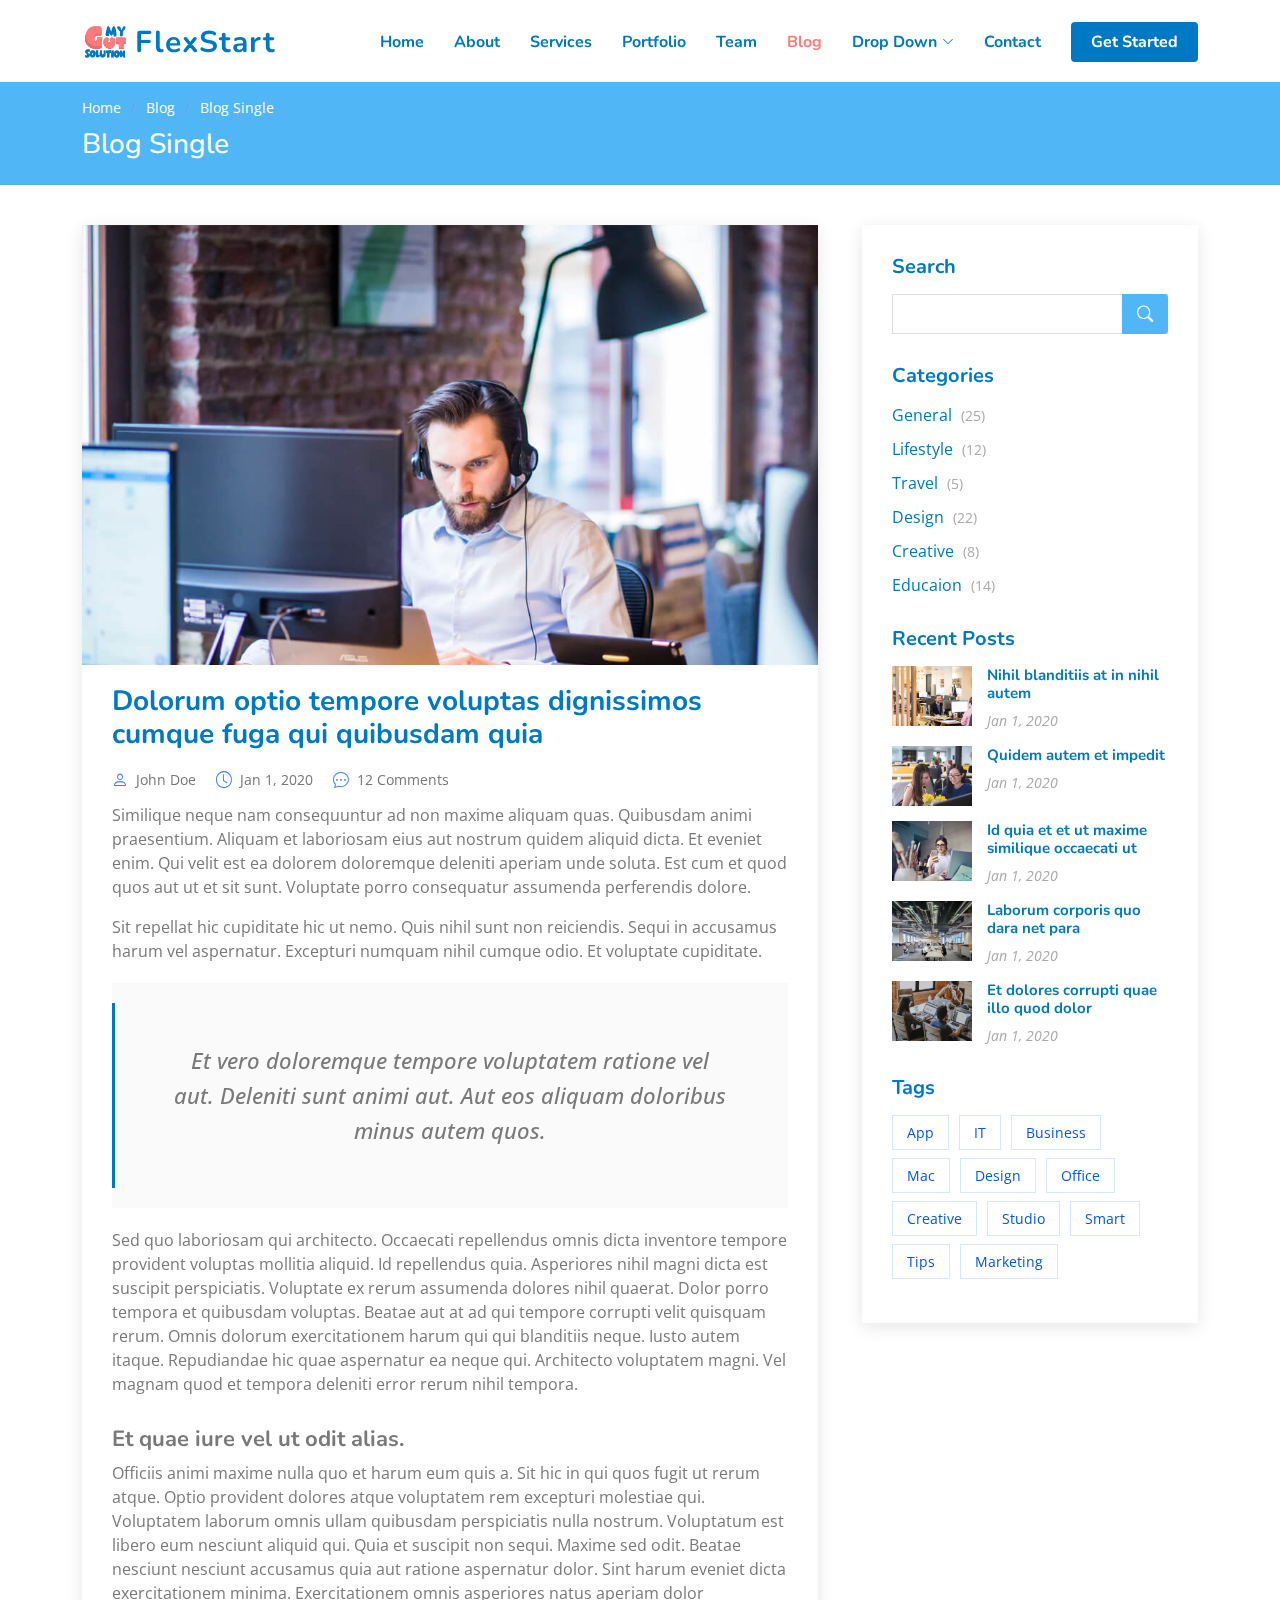
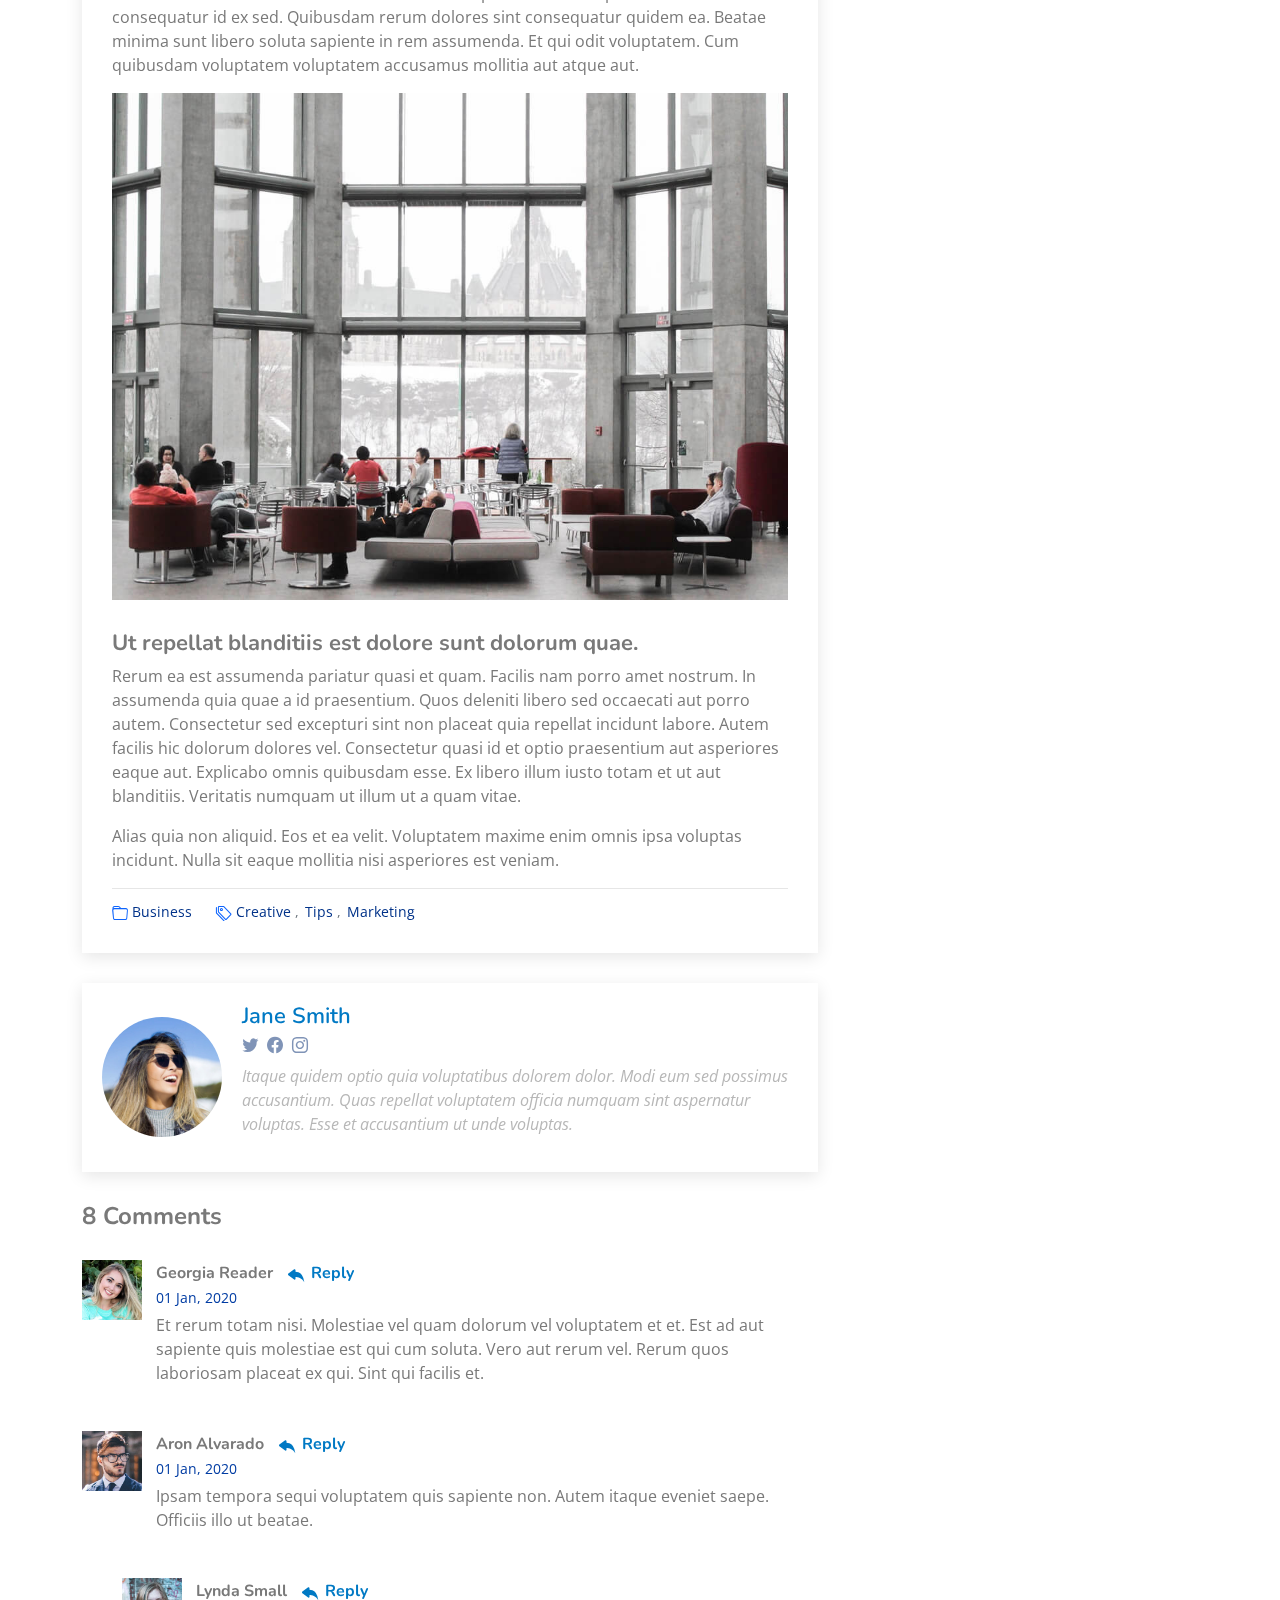
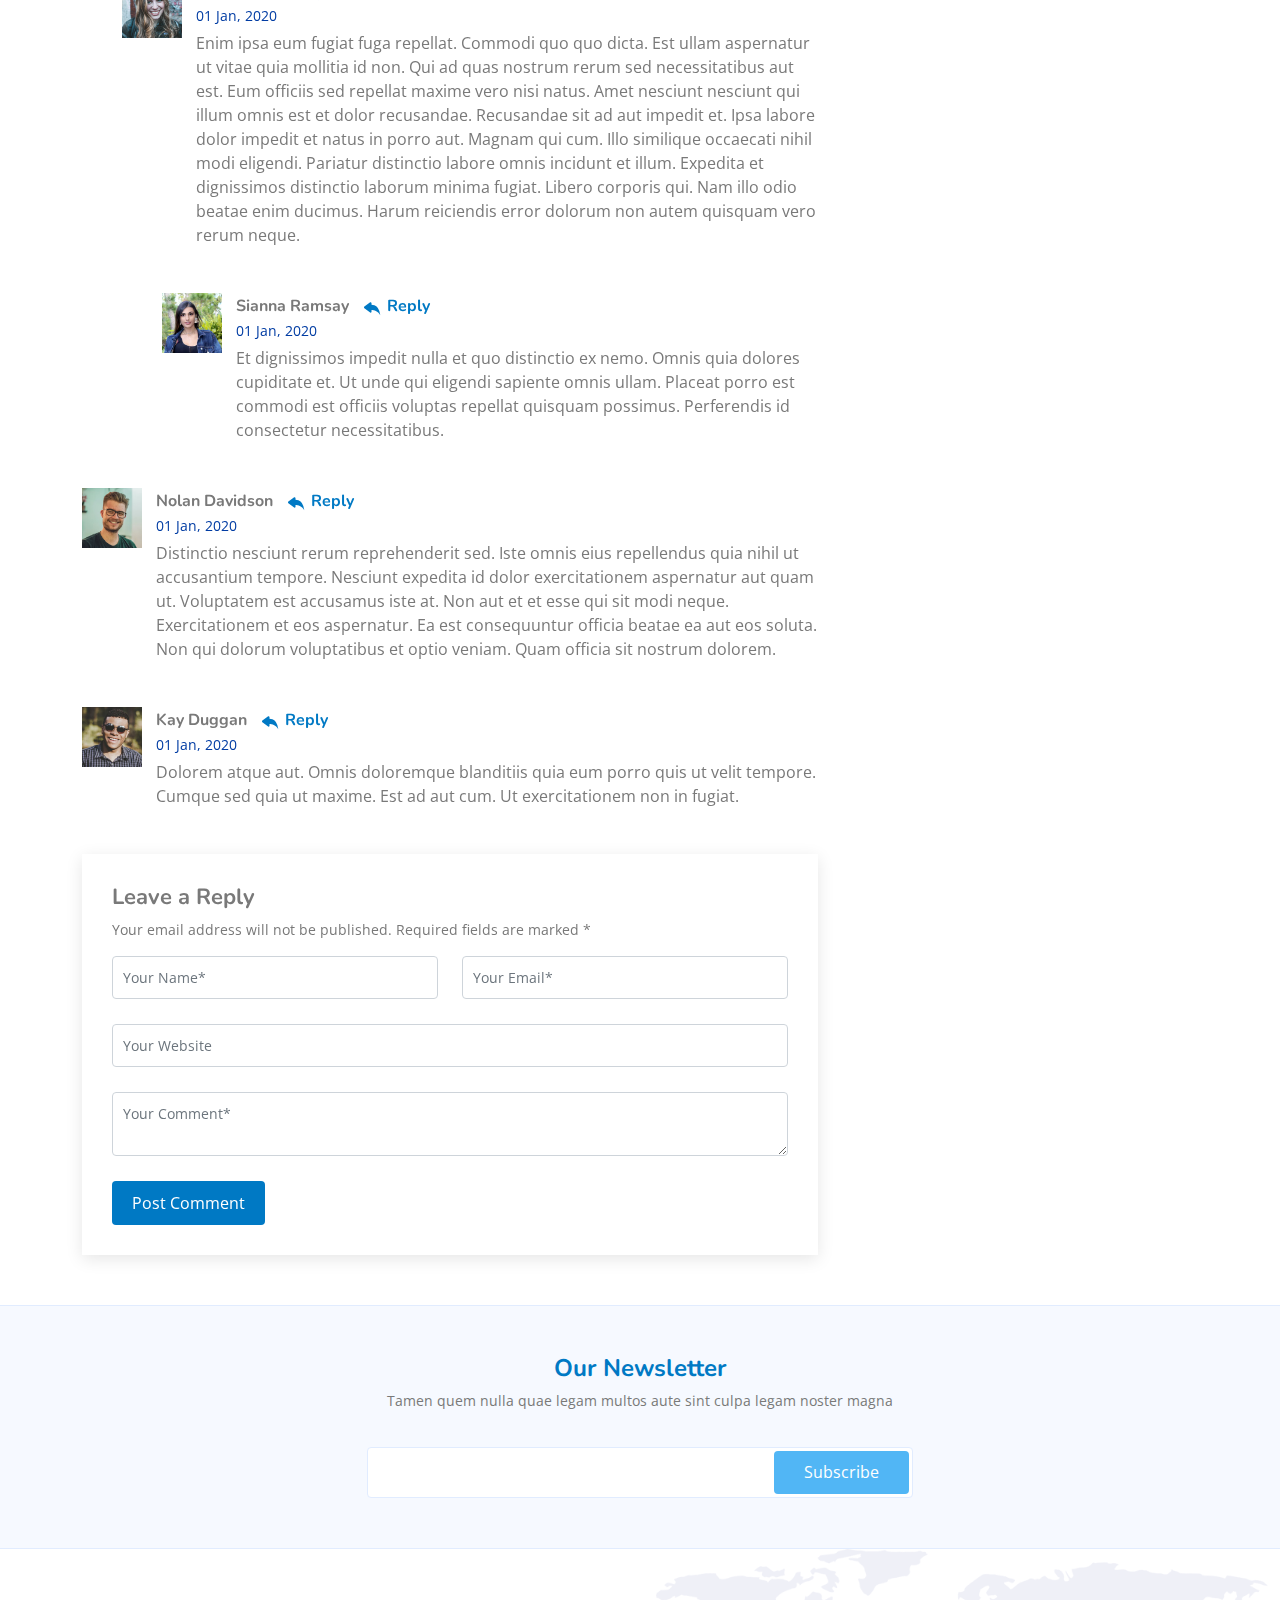
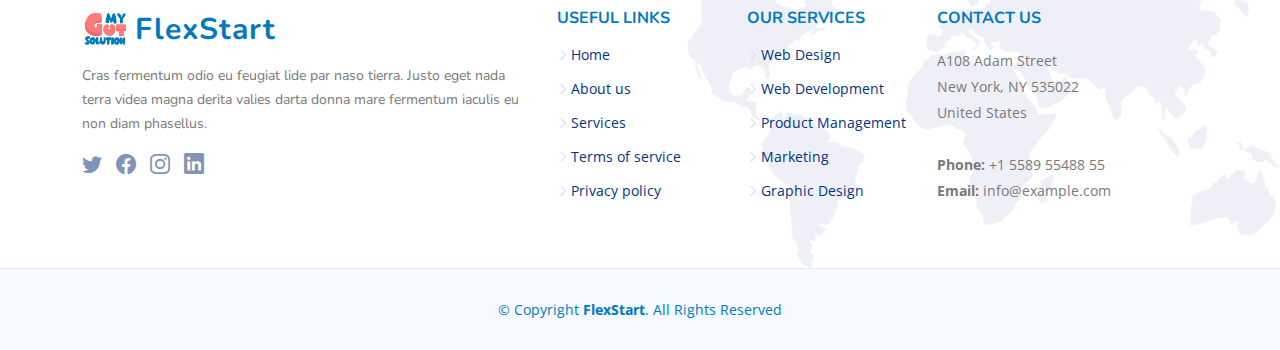
<file: blog-single.html>
<!DOCTYPE html>
<html lang="en">

<head>
  <meta charset="utf-8">
  <meta content="width=device-width, initial-scale=1.0" name="viewport">

  <title>Blog Single - FlexStart Bootstrap Template</title>
  <meta content="" name="description">
  <meta content="" name="keywords">

  <!-- Favicons -->
  <link href="assets/img/favicon.png" rel="icon">
  <link href="assets/img/apple-touch-icon.png" rel="apple-touch-icon">

  <!-- Google Fonts -->
  <link href="https://fonts.googleapis.com/css?family=Open+Sans:300,300i,400,400i,600,600i,700,700i|Nunito:300,300i,400,400i,600,600i,700,700i|Poppins:300,300i,400,400i,500,500i,600,600i,700,700i" rel="stylesheet">

  <!-- Vendor CSS Files -->
  <link href="assets/vendor/bootstrap/css/bootstrap.min.css" rel="stylesheet">
  <link href="assets/vendor/bootstrap-icons/bootstrap-icons.css" rel="stylesheet">
  <link href="assets/vendor/aos/aos.css" rel="stylesheet">
  <link href="assets/vendor/remixicon/remixicon.css" rel="stylesheet">
  <link href="assets/vendor/swiper/swiper-bundle.min.css" rel="stylesheet">
  <link href="assets/vendor/glightbox/css/glightbox.min.css" rel="stylesheet">

  <!-- Template Main CSS File -->
  <link href="assets/css/style.css" rel="stylesheet">

  <!-- =======================================================
  * Template Name: FlexStart - v1.0.0
  * Template URL: https://bootstrapmade.com/flexstart-bootstrap-startup-template/
  * Author: BootstrapMade.com
  * License: https://bootstrapmade.com/license/
  ======================================================== -->
</head>

<body>

  <!-- ======= Header ======= -->
  <header id="header" class="header fixed-top">
    <div class="container-fluid container-xl d-flex align-items-center justify-content-between">

      <a href="index.html" class="logo d-flex align-items-center">
        <img src="assets/img/logo.png" alt="">
        <span>FlexStart</span>
      </a>

      <nav id="navbar" class="navbar">
        <ul>
          <li><a class="nav-link scrollto " href="#header">Home</a></li>
          <li><a class="nav-link scrollto" href="#about">About</a></li>
          <li><a class="nav-link scrollto" href="#services">Services</a></li>
          <li><a class="nav-link scrollto" href="#portfolio">Portfolio</a></li>
          <li><a class="nav-link scrollto" href="#team">Team</a></li>
          <li><a class="active" href="blog.html">Blog</a></li>
          <li class="dropdown"><a href="#"><span>Drop Down</span> <i class="bi bi-chevron-down"></i></a>
            <ul>
              <li><a href="#">Drop Down 1</a></li>
              <li class="dropdown"><a href="#"><span>Deep Drop Down</span> <i class="bi bi-chevron-right"></i></a>
                <ul>
                  <li><a href="#">Deep Drop Down 1</a></li>
                  <li><a href="#">Deep Drop Down 2</a></li>
                  <li><a href="#">Deep Drop Down 3</a></li>
                  <li><a href="#">Deep Drop Down 4</a></li>
                  <li><a href="#">Deep Drop Down 5</a></li>
                </ul>
              </li>
              <li><a href="#">Drop Down 2</a></li>
              <li><a href="#">Drop Down 3</a></li>
              <li><a href="#">Drop Down 4</a></li>
            </ul>
          </li>
          <li><a class="nav-link scrollto" href="#contact">Contact</a></li>
          <li><a class="getstarted scrollto" href="#about">Get Started</a></li>
        </ul>
        <i class="bi bi-list mobile-nav-toggle"></i>
      </nav><!-- .navbar -->

    </div>
  </header><!-- End Header -->

  <main id="main">

    <!-- ======= Breadcrumbs ======= -->
    <section class="breadcrumbs">
      <div class="container">

        <ol>
          <li><a href="index.html">Home</a></li>
          <li><a href="blog.html">Blog</a></li>
          <li>Blog Single</li>
        </ol>
        <h2>Blog Single</h2>

      </div>
    </section><!-- End Breadcrumbs -->

    <!-- ======= Blog Single Section ======= -->
    <section id="blog" class="blog">
      <div class="container" data-aos="fade-up">

        <div class="row">

          <div class="col-lg-8 entries">

            <article class="entry entry-single">

              <div class="entry-img">
                <img src="assets/img/blog/blog-1.jpg" alt="" class="img-fluid">
              </div>

              <h2 class="entry-title">
                <a href="blog-single.html">Dolorum optio tempore voluptas dignissimos cumque fuga qui quibusdam quia</a>
              </h2>

              <div class="entry-meta">
                <ul>
                  <li class="d-flex align-items-center"><i class="bi bi-person"></i> <a href="blog-single.html">John Doe</a></li>
                  <li class="d-flex align-items-center"><i class="bi bi-clock"></i> <a href="blog-single.html"><time datetime="2020-01-01">Jan 1, 2020</time></a></li>
                  <li class="d-flex align-items-center"><i class="bi bi-chat-dots"></i> <a href="blog-single.html">12 Comments</a></li>
                </ul>
              </div>

              <div class="entry-content">
                <p>
                  Similique neque nam consequuntur ad non maxime aliquam quas. Quibusdam animi praesentium. Aliquam et laboriosam eius aut nostrum quidem aliquid dicta.
                  Et eveniet enim. Qui velit est ea dolorem doloremque deleniti aperiam unde soluta. Est cum et quod quos aut ut et sit sunt. Voluptate porro consequatur assumenda perferendis dolore.
                </p>

                <p>
                  Sit repellat hic cupiditate hic ut nemo. Quis nihil sunt non reiciendis. Sequi in accusamus harum vel aspernatur. Excepturi numquam nihil cumque odio. Et voluptate cupiditate.
                </p>

                <blockquote>
                  <p>
                    Et vero doloremque tempore voluptatem ratione vel aut. Deleniti sunt animi aut. Aut eos aliquam doloribus minus autem quos.
                  </p>
                </blockquote>

                <p>
                  Sed quo laboriosam qui architecto. Occaecati repellendus omnis dicta inventore tempore provident voluptas mollitia aliquid. Id repellendus quia. Asperiores nihil magni dicta est suscipit perspiciatis. Voluptate ex rerum assumenda dolores nihil quaerat.
                  Dolor porro tempora et quibusdam voluptas. Beatae aut at ad qui tempore corrupti velit quisquam rerum. Omnis dolorum exercitationem harum qui qui blanditiis neque.
                  Iusto autem itaque. Repudiandae hic quae aspernatur ea neque qui. Architecto voluptatem magni. Vel magnam quod et tempora deleniti error rerum nihil tempora.
                </p>

                <h3>Et quae iure vel ut odit alias.</h3>
                <p>
                  Officiis animi maxime nulla quo et harum eum quis a. Sit hic in qui quos fugit ut rerum atque. Optio provident dolores atque voluptatem rem excepturi molestiae qui. Voluptatem laborum omnis ullam quibusdam perspiciatis nulla nostrum. Voluptatum est libero eum nesciunt aliquid qui.
                  Quia et suscipit non sequi. Maxime sed odit. Beatae nesciunt nesciunt accusamus quia aut ratione aspernatur dolor. Sint harum eveniet dicta exercitationem minima. Exercitationem omnis asperiores natus aperiam dolor consequatur id ex sed. Quibusdam rerum dolores sint consequatur quidem ea.
                  Beatae minima sunt libero soluta sapiente in rem assumenda. Et qui odit voluptatem. Cum quibusdam voluptatem voluptatem accusamus mollitia aut atque aut.
                </p>
                <img src="assets/img/blog/blog-inside-post.jpg" class="img-fluid" alt="">

                <h3>Ut repellat blanditiis est dolore sunt dolorum quae.</h3>
                <p>
                  Rerum ea est assumenda pariatur quasi et quam. Facilis nam porro amet nostrum. In assumenda quia quae a id praesentium. Quos deleniti libero sed occaecati aut porro autem. Consectetur sed excepturi sint non placeat quia repellat incidunt labore. Autem facilis hic dolorum dolores vel.
                  Consectetur quasi id et optio praesentium aut asperiores eaque aut. Explicabo omnis quibusdam esse. Ex libero illum iusto totam et ut aut blanditiis. Veritatis numquam ut illum ut a quam vitae.
                </p>
                <p>
                  Alias quia non aliquid. Eos et ea velit. Voluptatem maxime enim omnis ipsa voluptas incidunt. Nulla sit eaque mollitia nisi asperiores est veniam.
                </p>

              </div>

              <div class="entry-footer">
                <i class="bi bi-folder"></i>
                <ul class="cats">
                  <li><a href="#">Business</a></li>
                </ul>

                <i class="bi bi-tags"></i>
                <ul class="tags">
                  <li><a href="#">Creative</a></li>
                  <li><a href="#">Tips</a></li>
                  <li><a href="#">Marketing</a></li>
                </ul>
              </div>

            </article><!-- End blog entry -->

            <div class="blog-author d-flex align-items-center">
              <img src="assets/img/blog/blog-author.jpg" class="rounded-circle float-left" alt="">
              <div>
                <h4>Jane Smith</h4>
                <div class="social-links">
                  <a href="https://twitters.com/#"><i class="bi bi-twitter"></i></a>
                  <a href="https://facebook.com/#"><i class="bi bi-facebook"></i></a>
                  <a href="https://instagram.com/#"><i class="biu bi-instagram"></i></a>
                </div>
                <p>
                  Itaque quidem optio quia voluptatibus dolorem dolor. Modi eum sed possimus accusantium. Quas repellat voluptatem officia numquam sint aspernatur voluptas. Esse et accusantium ut unde voluptas.
                </p>
              </div>
            </div><!-- End blog author bio -->

            <div class="blog-comments">

              <h4 class="comments-count">8 Comments</h4>

              <div id="comment-1" class="comment">
                <div class="d-flex">
                  <div class="comment-img"><img src="assets/img/blog/comments-1.jpg" alt=""></div>
                  <div>
                    <h5><a href="">Georgia Reader</a> <a href="#" class="reply"><i class="bi bi-reply-fill"></i> Reply</a></h5>
                    <time datetime="2020-01-01">01 Jan, 2020</time>
                    <p>
                      Et rerum totam nisi. Molestiae vel quam dolorum vel voluptatem et et. Est ad aut sapiente quis molestiae est qui cum soluta.
                      Vero aut rerum vel. Rerum quos laboriosam placeat ex qui. Sint qui facilis et.
                    </p>
                  </div>
                </div>
              </div><!-- End comment #1 -->

              <div id="comment-2" class="comment">
                <div class="d-flex">
                  <div class="comment-img"><img src="assets/img/blog/comments-2.jpg" alt=""></div>
                  <div>
                    <h5><a href="">Aron Alvarado</a> <a href="#" class="reply"><i class="bi bi-reply-fill"></i> Reply</a></h5>
                    <time datetime="2020-01-01">01 Jan, 2020</time>
                    <p>
                      Ipsam tempora sequi voluptatem quis sapiente non. Autem itaque eveniet saepe. Officiis illo ut beatae.
                    </p>
                  </div>
                </div>

                <div id="comment-reply-1" class="comment comment-reply">
                  <div class="d-flex">
                    <div class="comment-img"><img src="assets/img/blog/comments-3.jpg" alt=""></div>
                    <div>
                      <h5><a href="">Lynda Small</a> <a href="#" class="reply"><i class="bi bi-reply-fill"></i> Reply</a></h5>
                      <time datetime="2020-01-01">01 Jan, 2020</time>
                      <p>
                        Enim ipsa eum fugiat fuga repellat. Commodi quo quo dicta. Est ullam aspernatur ut vitae quia mollitia id non. Qui ad quas nostrum rerum sed necessitatibus aut est. Eum officiis sed repellat maxime vero nisi natus. Amet nesciunt nesciunt qui illum omnis est et dolor recusandae.

                        Recusandae sit ad aut impedit et. Ipsa labore dolor impedit et natus in porro aut. Magnam qui cum. Illo similique occaecati nihil modi eligendi. Pariatur distinctio labore omnis incidunt et illum. Expedita et dignissimos distinctio laborum minima fugiat.

                        Libero corporis qui. Nam illo odio beatae enim ducimus. Harum reiciendis error dolorum non autem quisquam vero rerum neque.
                      </p>
                    </div>
                  </div>

                  <div id="comment-reply-2" class="comment comment-reply">
                    <div class="d-flex">
                      <div class="comment-img"><img src="assets/img/blog/comments-4.jpg" alt=""></div>
                      <div>
                        <h5><a href="">Sianna Ramsay</a> <a href="#" class="reply"><i class="bi bi-reply-fill"></i> Reply</a></h5>
                        <time datetime="2020-01-01">01 Jan, 2020</time>
                        <p>
                          Et dignissimos impedit nulla et quo distinctio ex nemo. Omnis quia dolores cupiditate et. Ut unde qui eligendi sapiente omnis ullam. Placeat porro est commodi est officiis voluptas repellat quisquam possimus. Perferendis id consectetur necessitatibus.
                        </p>
                      </div>
                    </div>

                  </div><!-- End comment reply #2-->

                </div><!-- End comment reply #1-->

              </div><!-- End comment #2-->

              <div id="comment-3" class="comment">
                <div class="d-flex">
                  <div class="comment-img"><img src="assets/img/blog/comments-5.jpg" alt=""></div>
                  <div>
                    <h5><a href="">Nolan Davidson</a> <a href="#" class="reply"><i class="bi bi-reply-fill"></i> Reply</a></h5>
                    <time datetime="2020-01-01">01 Jan, 2020</time>
                    <p>
                      Distinctio nesciunt rerum reprehenderit sed. Iste omnis eius repellendus quia nihil ut accusantium tempore. Nesciunt expedita id dolor exercitationem aspernatur aut quam ut. Voluptatem est accusamus iste at.
                      Non aut et et esse qui sit modi neque. Exercitationem et eos aspernatur. Ea est consequuntur officia beatae ea aut eos soluta. Non qui dolorum voluptatibus et optio veniam. Quam officia sit nostrum dolorem.
                    </p>
                  </div>
                </div>

              </div><!-- End comment #3 -->

              <div id="comment-4" class="comment">
                <div class="d-flex">
                  <div class="comment-img"><img src="assets/img/blog/comments-6.jpg" alt=""></div>
                  <div>
                    <h5><a href="">Kay Duggan</a> <a href="#" class="reply"><i class="bi bi-reply-fill"></i> Reply</a></h5>
                    <time datetime="2020-01-01">01 Jan, 2020</time>
                    <p>
                      Dolorem atque aut. Omnis doloremque blanditiis quia eum porro quis ut velit tempore. Cumque sed quia ut maxime. Est ad aut cum. Ut exercitationem non in fugiat.
                    </p>
                  </div>
                </div>

              </div><!-- End comment #4 -->

              <div class="reply-form">
                <h4>Leave a Reply</h4>
                <p>Your email address will not be published. Required fields are marked * </p>
                <form action="">
                  <div class="row">
                    <div class="col-md-6 form-group">
                      <input name="name" type="text" class="form-control" placeholder="Your Name*">
                    </div>
                    <div class="col-md-6 form-group">
                      <input name="email" type="text" class="form-control" placeholder="Your Email*">
                    </div>
                  </div>
                  <div class="row">
                    <div class="col form-group">
                      <input name="website" type="text" class="form-control" placeholder="Your Website">
                    </div>
                  </div>
                  <div class="row">
                    <div class="col form-group">
                      <textarea name="comment" class="form-control" placeholder="Your Comment*"></textarea>
                    </div>
                  </div>
                  <button type="submit" class="btn btn-primary">Post Comment</button>

                </form>

              </div>

            </div><!-- End blog comments -->

          </div><!-- End blog entries list -->

          <div class="col-lg-4">

            <div class="sidebar">

              <h3 class="sidebar-title">Search</h3>
              <div class="sidebar-item search-form">
                <form action="">
                  <input type="text">
                  <button type="submit"><i class="bi bi-search"></i></button>
                </form>
              </div><!-- End sidebar search formn-->

              <h3 class="sidebar-title">Categories</h3>
              <div class="sidebar-item categories">
                <ul>
                  <li><a href="#">General <span>(25)</span></a></li>
                  <li><a href="#">Lifestyle <span>(12)</span></a></li>
                  <li><a href="#">Travel <span>(5)</span></a></li>
                  <li><a href="#">Design <span>(22)</span></a></li>
                  <li><a href="#">Creative <span>(8)</span></a></li>
                  <li><a href="#">Educaion <span>(14)</span></a></li>
                </ul>
              </div><!-- End sidebar categories-->

              <h3 class="sidebar-title">Recent Posts</h3>
              <div class="sidebar-item recent-posts">
                <div class="post-item clearfix">
                  <img src="assets/img/blog/blog-recent-1.jpg" alt="">
                  <h4><a href="blog-single.html">Nihil blanditiis at in nihil autem</a></h4>
                  <time datetime="2020-01-01">Jan 1, 2020</time>
                </div>

                <div class="post-item clearfix">
                  <img src="assets/img/blog/blog-recent-2.jpg" alt="">
                  <h4><a href="blog-single.html">Quidem autem et impedit</a></h4>
                  <time datetime="2020-01-01">Jan 1, 2020</time>
                </div>

                <div class="post-item clearfix">
                  <img src="assets/img/blog/blog-recent-3.jpg" alt="">
                  <h4><a href="blog-single.html">Id quia et et ut maxime similique occaecati ut</a></h4>
                  <time datetime="2020-01-01">Jan 1, 2020</time>
                </div>

                <div class="post-item clearfix">
                  <img src="assets/img/blog/blog-recent-4.jpg" alt="">
                  <h4><a href="blog-single.html">Laborum corporis quo dara net para</a></h4>
                  <time datetime="2020-01-01">Jan 1, 2020</time>
                </div>

                <div class="post-item clearfix">
                  <img src="assets/img/blog/blog-recent-5.jpg" alt="">
                  <h4><a href="blog-single.html">Et dolores corrupti quae illo quod dolor</a></h4>
                  <time datetime="2020-01-01">Jan 1, 2020</time>
                </div>

              </div><!-- End sidebar recent posts-->

              <h3 class="sidebar-title">Tags</h3>
              <div class="sidebar-item tags">
                <ul>
                  <li><a href="#">App</a></li>
                  <li><a href="#">IT</a></li>
                  <li><a href="#">Business</a></li>
                  <li><a href="#">Mac</a></li>
                  <li><a href="#">Design</a></li>
                  <li><a href="#">Office</a></li>
                  <li><a href="#">Creative</a></li>
                  <li><a href="#">Studio</a></li>
                  <li><a href="#">Smart</a></li>
                  <li><a href="#">Tips</a></li>
                  <li><a href="#">Marketing</a></li>
                </ul>
              </div><!-- End sidebar tags-->

            </div><!-- End sidebar -->

          </div><!-- End blog sidebar -->

        </div>

      </div>
    </section><!-- End Blog Single Section -->

  </main><!-- End #main -->

  <!-- ======= Footer ======= -->
  <footer id="footer" class="footer">

    <div class="footer-newsletter">
      <div class="container">
        <div class="row justify-content-center">
          <div class="col-lg-12 text-center">
            <h4>Our Newsletter</h4>
            <p>Tamen quem nulla quae legam multos aute sint culpa legam noster magna</p>
          </div>
          <div class="col-lg-6">
            <form action="" method="post">
              <input type="email" name="email"><input type="submit" value="Subscribe">
            </form>
          </div>
        </div>
      </div>
    </div>

    <div class="footer-top">
      <div class="container">
        <div class="row gy-4">
          <div class="col-lg-5 col-md-12 footer-info">
            <a href="index.html" class="logo d-flex align-items-center">
              <img src="assets/img/logo.png" alt="">
              <span>FlexStart</span>
            </a>
            <p>Cras fermentum odio eu feugiat lide par naso tierra. Justo eget nada terra videa magna derita valies darta donna mare fermentum iaculis eu non diam phasellus.</p>
            <div class="social-links mt-3">
              <a href="#" class="twitter"><i class="bi bi-twitter"></i></a>
              <a href="#" class="facebook"><i class="bi bi-facebook"></i></a>
              <a href="#" class="instagram"><i class="bi bi-instagram bx bxl-instagram"></i></a>
              <a href="#" class="linkedin"><i class="bi bi-linkedin bx bxl-linkedin"></i></a>
            </div>
          </div>

          <div class="col-lg-2 col-6 footer-links">
            <h4>Useful Links</h4>
            <ul>
              <li><i class="bi bi-chevron-right"></i> <a href="#">Home</a></li>
              <li><i class="bi bi-chevron-right"></i> <a href="#">About us</a></li>
              <li><i class="bi bi-chevron-right"></i> <a href="#">Services</a></li>
              <li><i class="bi bi-chevron-right"></i> <a href="#">Terms of service</a></li>
              <li><i class="bi bi-chevron-right"></i> <a href="#">Privacy policy</a></li>
            </ul>
          </div>

          <div class="col-lg-2 col-6 footer-links">
            <h4>Our Services</h4>
            <ul>
              <li><i class="bi bi-chevron-right"></i> <a href="#">Web Design</a></li>
              <li><i class="bi bi-chevron-right"></i> <a href="#">Web Development</a></li>
              <li><i class="bi bi-chevron-right"></i> <a href="#">Product Management</a></li>
              <li><i class="bi bi-chevron-right"></i> <a href="#">Marketing</a></li>
              <li><i class="bi bi-chevron-right"></i> <a href="#">Graphic Design</a></li>
            </ul>
          </div>

          <div class="col-lg-3 col-md-12 footer-contact text-center text-md-start">
            <h4>Contact Us</h4>
            <p>
              A108 Adam Street <br>
              New York, NY 535022<br>
              United States <br><br>
              <strong>Phone:</strong> +1 5589 55488 55<br>
              <strong>Email:</strong> info@example.com<br>
            </p>

          </div>

        </div>
      </div>
    </div>

    <div class="container">
      <div class="copyright">
        &copy; Copyright <strong><span>FlexStart</span></strong>. All Rights Reserved
      </div>
      
    </div>
  </footer><!-- End Footer -->

  <a href="#" class="back-to-top d-flex align-items-center justify-content-center"><i class="bi bi-arrow-up-short"></i></a>

  <!-- Vendor JS Files -->
  <script src="assets/vendor/bootstrap/js/bootstrap.bundle.js"></script>
  <script src="assets/vendor/aos/aos.js"></script>
  <script src="assets/vendor/php-email-form/validate.js"></script>
  <script src="assets/vendor/swiper/swiper-bundle.min.js"></script>
  <script src="assets/vendor/purecounter/purecounter.js"></script>
  <script src="assets/vendor/isotope-layout/isotope.pkgd.min.js"></script>
  <script src="assets/vendor/glightbox/js/glightbox.min.js"></script>

  <!-- Template Main JS File -->
  <script src="assets/js/main.js"></script>

</body>

</html>
</file>
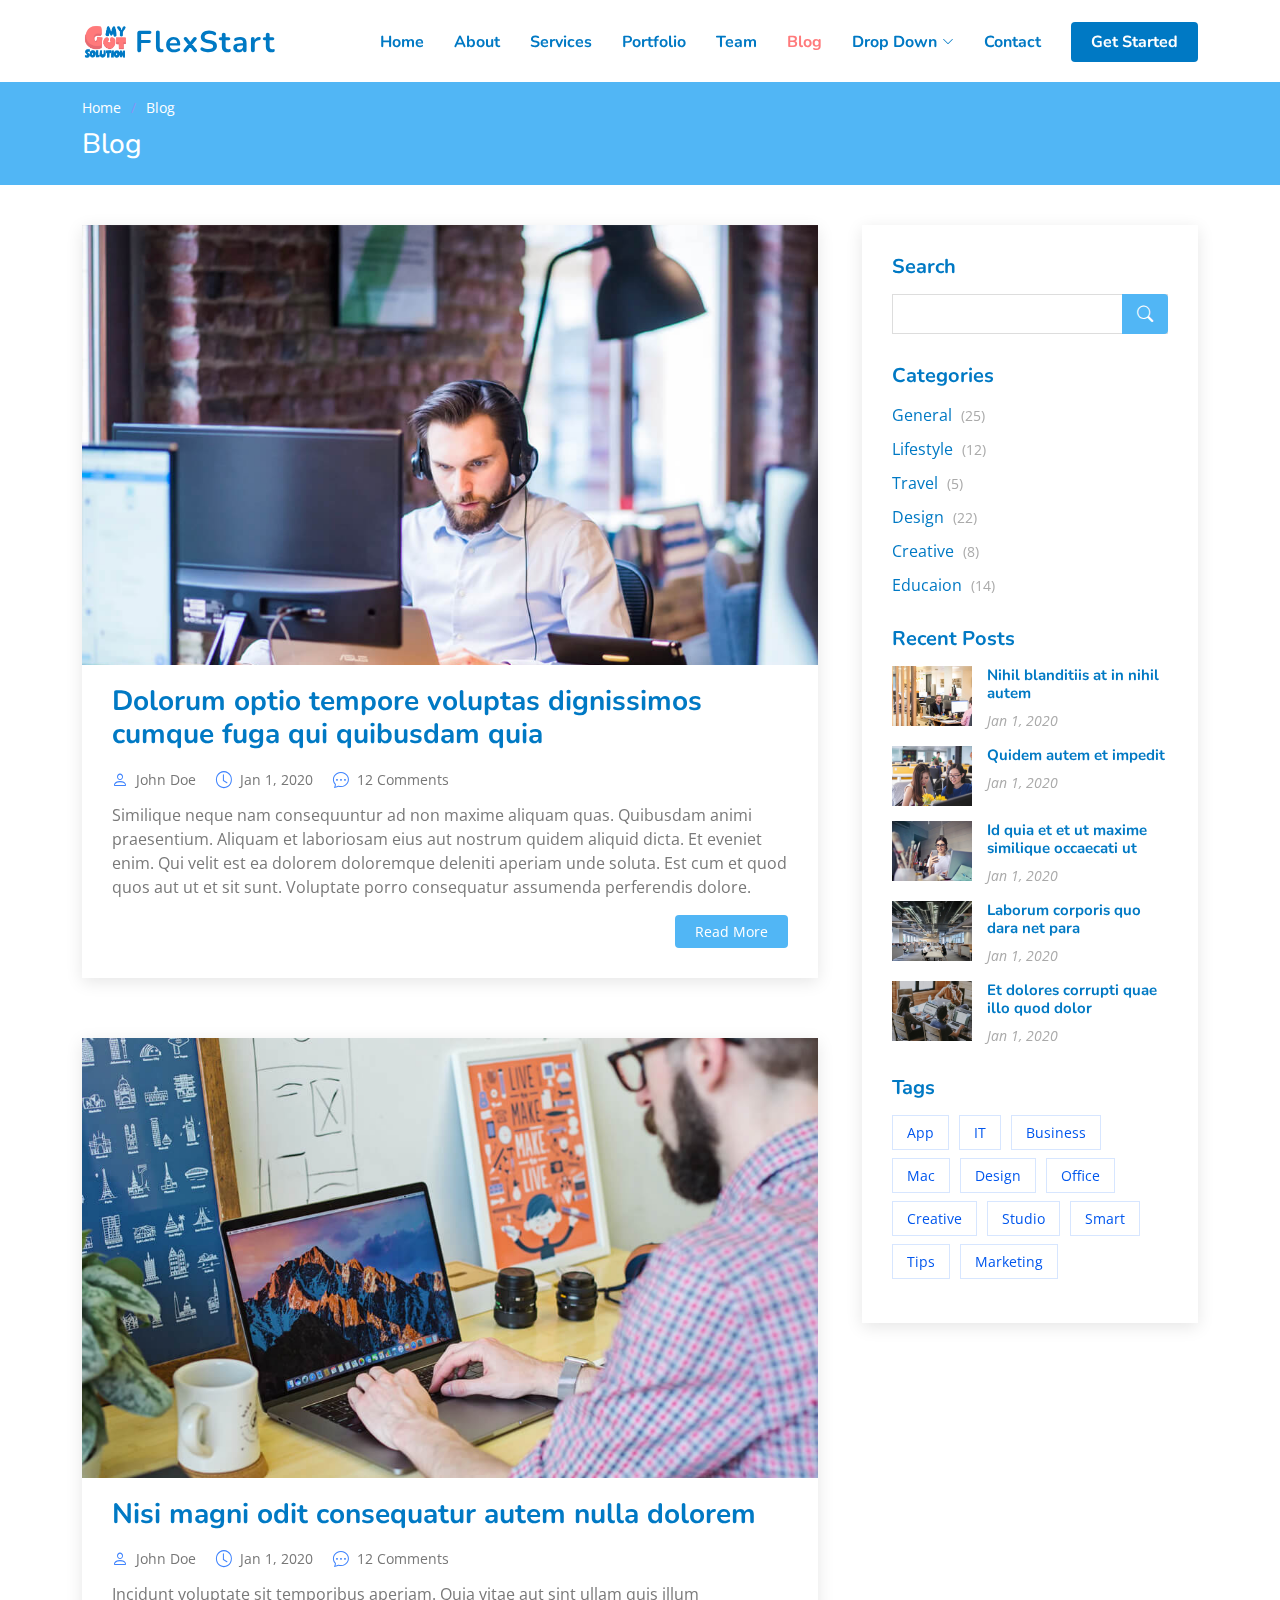
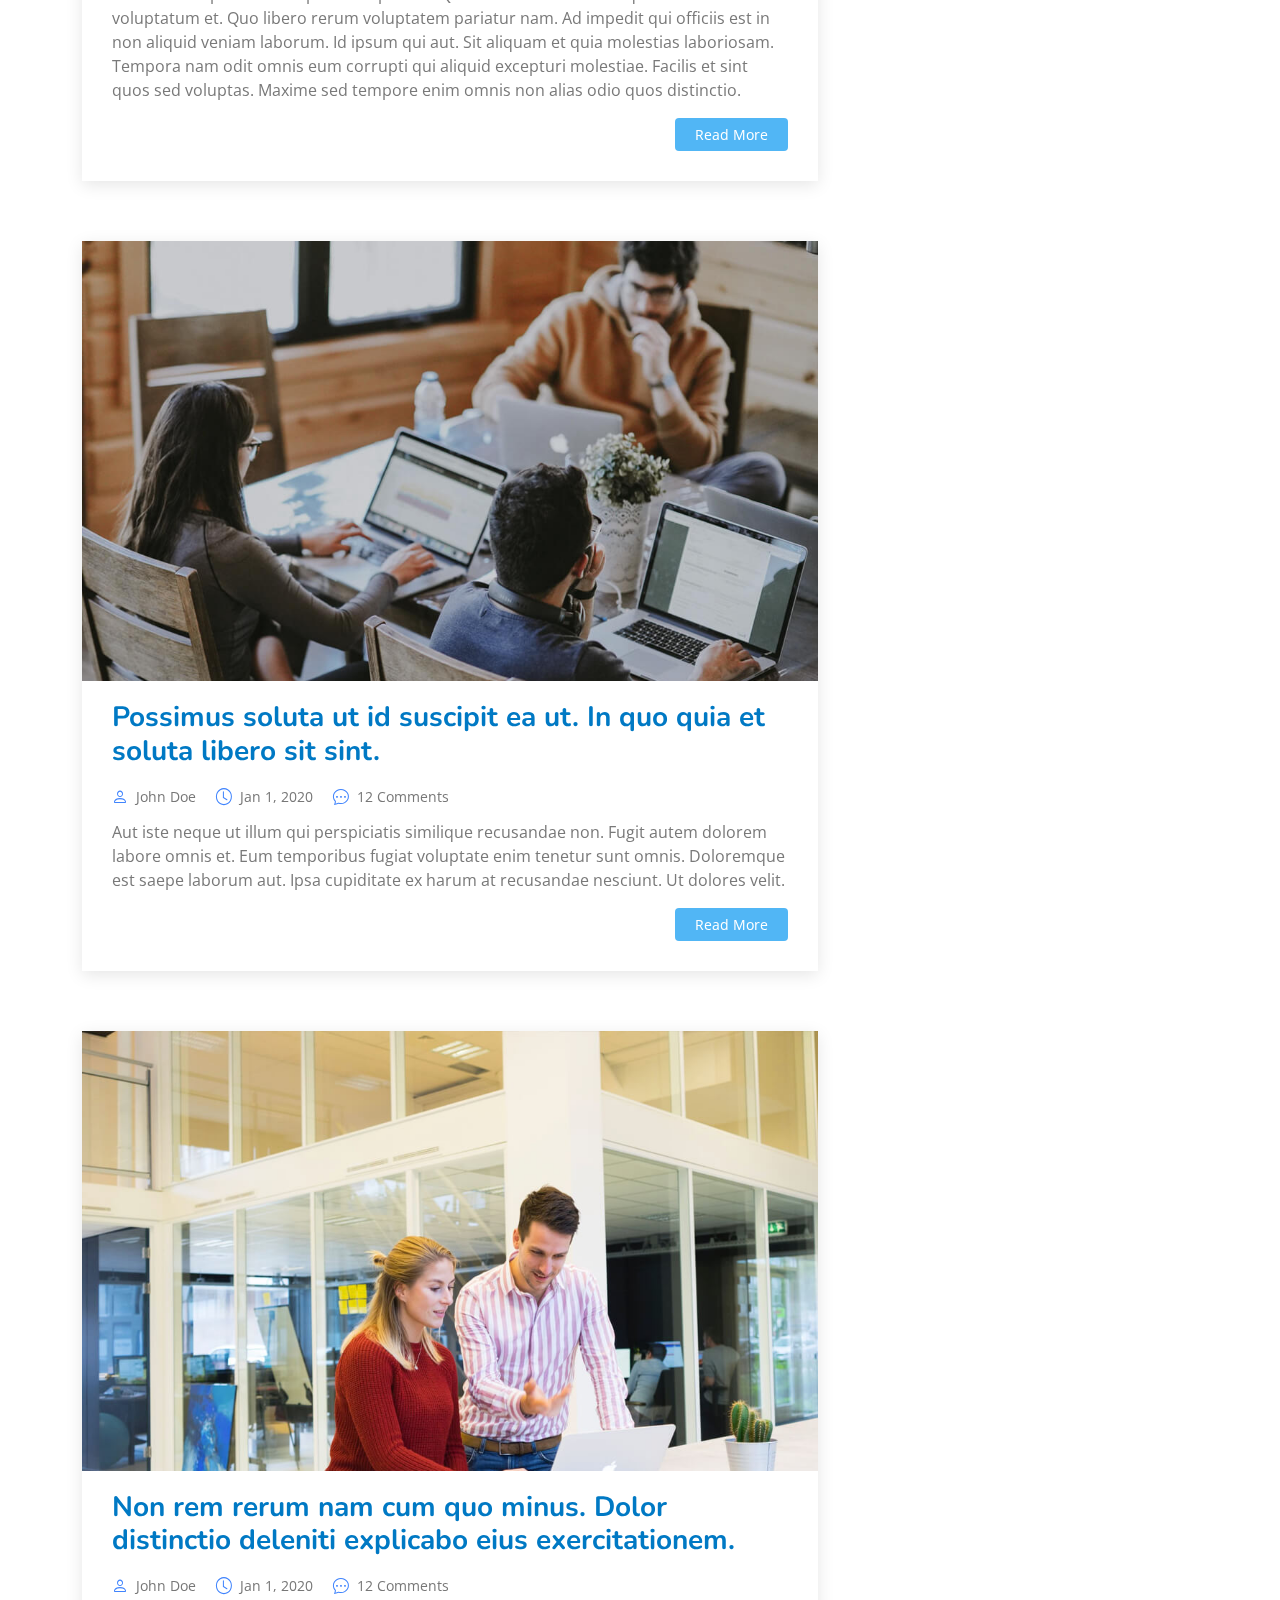
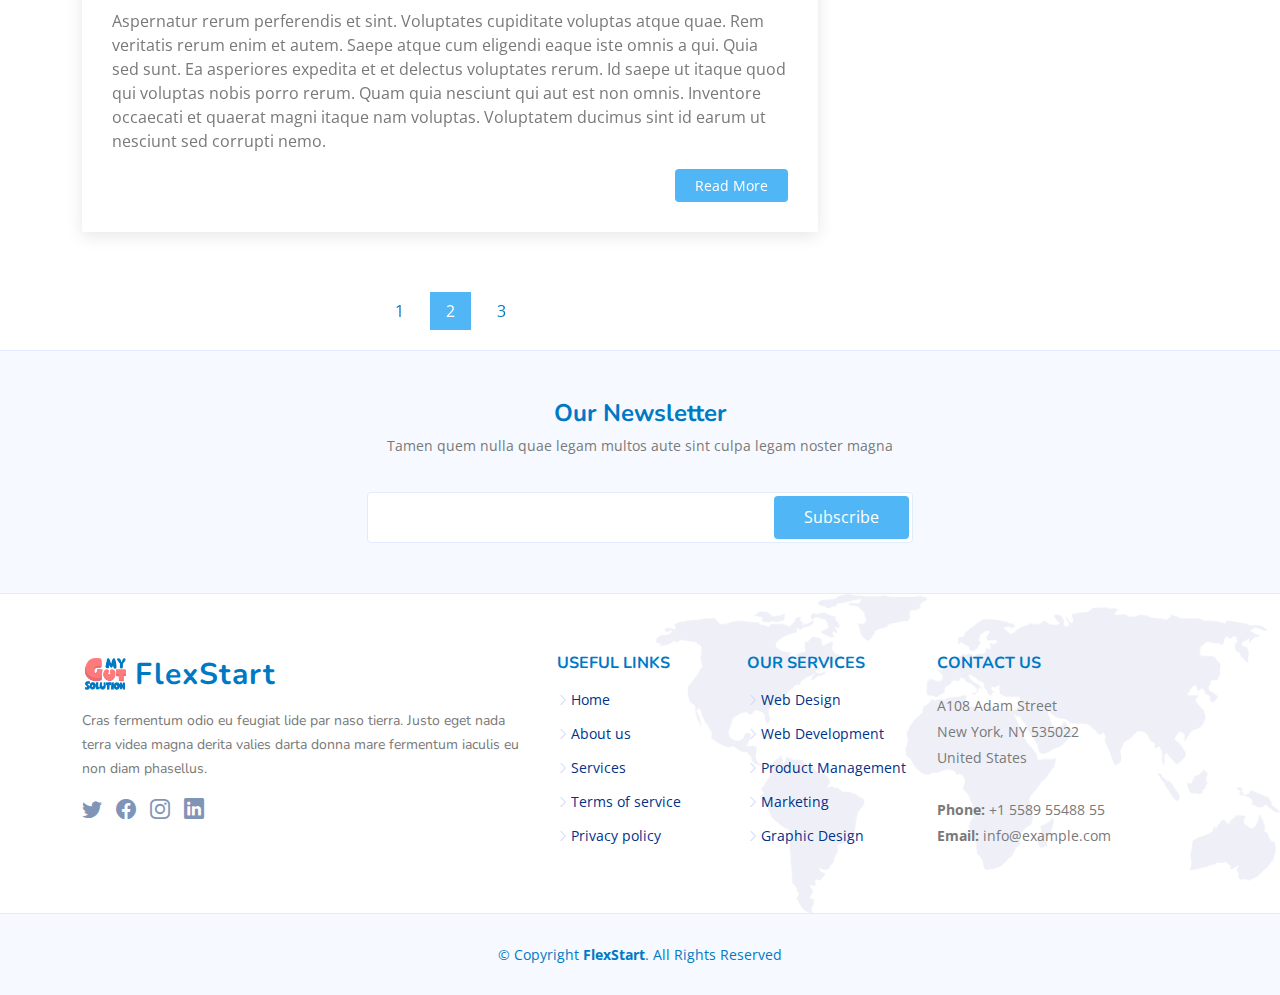
<file: blog.html>
<!DOCTYPE html>
<html lang="en">

<head>
  <meta charset="utf-8">
  <meta content="width=device-width, initial-scale=1.0" name="viewport">

  <title>Blog - FlexStart Bootstrap Template</title>
  <meta content="" name="description">
  <meta content="" name="keywords">

  <!-- Favicons -->
  <link href="assets/img/favicon.png" rel="icon">
  <link href="assets/img/apple-touch-icon.png" rel="apple-touch-icon">

  <!-- Google Fonts -->
  <link href="https://fonts.googleapis.com/css?family=Open+Sans:300,300i,400,400i,600,600i,700,700i|Nunito:300,300i,400,400i,600,600i,700,700i|Poppins:300,300i,400,400i,500,500i,600,600i,700,700i" rel="stylesheet">

  <!-- Vendor CSS Files -->
  <link href="assets/vendor/bootstrap/css/bootstrap.min.css" rel="stylesheet">
  <link href="assets/vendor/bootstrap-icons/bootstrap-icons.css" rel="stylesheet">
  <link href="assets/vendor/aos/aos.css" rel="stylesheet">
  <link href="assets/vendor/remixicon/remixicon.css" rel="stylesheet">
  <link href="assets/vendor/swiper/swiper-bundle.min.css" rel="stylesheet">
  <link href="assets/vendor/glightbox/css/glightbox.min.css" rel="stylesheet">

  <!-- Template Main CSS File -->
  <link href="assets/css/style.css" rel="stylesheet">

  <!-- =======================================================
  * Template Name: FlexStart - v1.0.0
  * Template URL: https://bootstrapmade.com/flexstart-bootstrap-startup-template/
  * Author: BootstrapMade.com
  * License: https://bootstrapmade.com/license/
  ======================================================== -->
</head>

<body>

  <!-- ======= Header ======= -->
  <header id="header" class="header fixed-top">
    <div class="container-fluid container-xl d-flex align-items-center justify-content-between">

      <a href="index.html" class="logo d-flex align-items-center">
        <img src="assets/img/logo.png" alt="">
        <span>FlexStart</span>
      </a>

      <nav id="navbar" class="navbar">
        <ul>
          <li><a class="nav-link scrollto " href="#header">Home</a></li>
          <li><a class="nav-link scrollto" href="#about">About</a></li>
          <li><a class="nav-link scrollto" href="#services">Services</a></li>
          <li><a class="nav-link scrollto" href="#portfolio">Portfolio</a></li>
          <li><a class="nav-link scrollto" href="#team">Team</a></li>
          <li><a class="active" href="blog.html">Blog</a></li>
          <li class="dropdown"><a href="#"><span>Drop Down</span> <i class="bi bi-chevron-down"></i></a>
            <ul>
              <li><a href="#">Drop Down 1</a></li>
              <li class="dropdown"><a href="#"><span>Deep Drop Down</span> <i class="bi bi-chevron-right"></i></a>
                <ul>
                  <li><a href="#">Deep Drop Down 1</a></li>
                  <li><a href="#">Deep Drop Down 2</a></li>
                  <li><a href="#">Deep Drop Down 3</a></li>
                  <li><a href="#">Deep Drop Down 4</a></li>
                  <li><a href="#">Deep Drop Down 5</a></li>
                </ul>
              </li>
              <li><a href="#">Drop Down 2</a></li>
              <li><a href="#">Drop Down 3</a></li>
              <li><a href="#">Drop Down 4</a></li>
            </ul>
          </li>
          <li><a class="nav-link scrollto" href="#contact">Contact</a></li>
          <li><a class="getstarted scrollto" href="#about">Get Started</a></li>
        </ul>
        <i class="bi bi-list mobile-nav-toggle"></i>
      </nav><!-- .navbar -->

    </div>
  </header><!-- End Header -->

  <main id="main">

    <!-- ======= Breadcrumbs ======= -->
    <section class="breadcrumbs">
      <div class="container">

        <ol>
          <li><a href="index.html">Home</a></li>
          <li>Blog</li>
        </ol>
        <h2>Blog</h2>

      </div>
    </section><!-- End Breadcrumbs -->

    <!-- ======= Blog Section ======= -->
    <section id="blog" class="blog">
      <div class="container" data-aos="fade-up">

        <div class="row">

          <div class="col-lg-8 entries">

            <article class="entry">

              <div class="entry-img">
                <img src="assets/img/blog/blog-1.jpg" alt="" class="img-fluid">
              </div>

              <h2 class="entry-title">
                <a href="blog-single.html">Dolorum optio tempore voluptas dignissimos cumque fuga qui quibusdam quia</a>
              </h2>

              <div class="entry-meta">
                <ul>
                  <li class="d-flex align-items-center"><i class="bi bi-person"></i> <a href="blog-single.html">John Doe</a></li>
                  <li class="d-flex align-items-center"><i class="bi bi-clock"></i> <a href="blog-single.html"><time datetime="2020-01-01">Jan 1, 2020</time></a></li>
                  <li class="d-flex align-items-center"><i class="bi bi-chat-dots"></i> <a href="blog-single.html">12 Comments</a></li>
                </ul>
              </div>

              <div class="entry-content">
                <p>
                  Similique neque nam consequuntur ad non maxime aliquam quas. Quibusdam animi praesentium. Aliquam et laboriosam eius aut nostrum quidem aliquid dicta.
                  Et eveniet enim. Qui velit est ea dolorem doloremque deleniti aperiam unde soluta. Est cum et quod quos aut ut et sit sunt. Voluptate porro consequatur assumenda perferendis dolore.
                </p>
                <div class="read-more">
                  <a href="blog-single.html">Read More</a>
                </div>
              </div>

            </article><!-- End blog entry -->

            <article class="entry">

              <div class="entry-img">
                <img src="assets/img/blog/blog-2.jpg" alt="" class="img-fluid">
              </div>

              <h2 class="entry-title">
                <a href="blog-single.html">Nisi magni odit consequatur autem nulla dolorem</a>
              </h2>

              <div class="entry-meta">
                <ul>
                  <li class="d-flex align-items-center"><i class="bi bi-person"></i> <a href="blog-single.html">John Doe</a></li>
                  <li class="d-flex align-items-center"><i class="bi bi-clock"></i> <a href="blog-single.html"><time datetime="2020-01-01">Jan 1, 2020</time></a></li>
                  <li class="d-flex align-items-center"><i class="bi bi-chat-dots"></i> <a href="blog-single.html">12 Comments</a></li>
                </ul>
              </div>

              <div class="entry-content">
                <p>
                  Incidunt voluptate sit temporibus aperiam. Quia vitae aut sint ullam quis illum voluptatum et. Quo libero rerum voluptatem pariatur nam.
                  Ad impedit qui officiis est in non aliquid veniam laborum. Id ipsum qui aut. Sit aliquam et quia molestias laboriosam. Tempora nam odit omnis eum corrupti qui aliquid excepturi molestiae. Facilis et sint quos sed voluptas. Maxime sed tempore enim omnis non alias odio quos distinctio.
                </p>
                <div class="read-more">
                  <a href="blog-single.html">Read More</a>
                </div>
              </div>

            </article><!-- End blog entry -->

            <article class="entry">

              <div class="entry-img">
                <img src="assets/img/blog/blog-3.jpg" alt="" class="img-fluid">
              </div>

              <h2 class="entry-title">
                <a href="blog-single.html">Possimus soluta ut id suscipit ea ut. In quo quia et soluta libero sit sint.</a>
              </h2>

              <div class="entry-meta">
                <ul>
                  <li class="d-flex align-items-center"><i class="bi bi-person"></i> <a href="blog-single.html">John Doe</a></li>
                  <li class="d-flex align-items-center"><i class="bi bi-clock"></i> <a href="blog-single.html"><time datetime="2020-01-01">Jan 1, 2020</time></a></li>
                  <li class="d-flex align-items-center"><i class="bi bi-chat-dots"></i> <a href="blog-single.html">12 Comments</a></li>
                </ul>
              </div>

              <div class="entry-content">
                <p>
                  Aut iste neque ut illum qui perspiciatis similique recusandae non. Fugit autem dolorem labore omnis et. Eum temporibus fugiat voluptate enim tenetur sunt omnis.
                  Doloremque est saepe laborum aut. Ipsa cupiditate ex harum at recusandae nesciunt. Ut dolores velit.
                </p>
                <div class="read-more">
                  <a href="blog-single.html">Read More</a>
                </div>
              </div>

            </article><!-- End blog entry -->

            <article class="entry">

              <div class="entry-img">
                <img src="assets/img/blog/blog-4.jpg" alt="" class="img-fluid">
              </div>

              <h2 class="entry-title">
                <a href="blog-single.html">Non rem rerum nam cum quo minus. Dolor distinctio deleniti explicabo eius exercitationem.</a>
              </h2>

              <div class="entry-meta">
                <ul>
                  <li class="d-flex align-items-center"><i class="bi bi-person"></i> <a href="blog-single.html">John Doe</a></li>
                  <li class="d-flex align-items-center"><i class="bi bi-clock"></i> <a href="blog-single.html"><time datetime="2020-01-01">Jan 1, 2020</time></a></li>
                  <li class="d-flex align-items-center"><i class="bi bi-chat-dots"></i> <a href="blog-single.html">12 Comments</a></li>
                </ul>
              </div>

              <div class="entry-content">
                <p>
                  Aspernatur rerum perferendis et sint. Voluptates cupiditate voluptas atque quae. Rem veritatis rerum enim et autem. Saepe atque cum eligendi eaque iste omnis a qui.
                  Quia sed sunt. Ea asperiores expedita et et delectus voluptates rerum. Id saepe ut itaque quod qui voluptas nobis porro rerum. Quam quia nesciunt qui aut est non omnis. Inventore occaecati et quaerat magni itaque nam voluptas. Voluptatem ducimus sint id earum ut nesciunt sed corrupti nemo.
                </p>
                <div class="read-more">
                  <a href="blog-single.html">Read More</a>
                </div>
              </div>

            </article><!-- End blog entry -->

            <div class="blog-pagination">
              <ul class="justify-content-center">
                <li><a href="#">1</a></li>
                <li class="active"><a href="#">2</a></li>
                <li><a href="#">3</a></li>
              </ul>
            </div>

          </div><!-- End blog entries list -->

          <div class="col-lg-4">

            <div class="sidebar">

              <h3 class="sidebar-title">Search</h3>
              <div class="sidebar-item search-form">
                <form action="">
                  <input type="text">
                  <button type="submit"><i class="bi bi-search"></i></button>
                </form>
              </div><!-- End sidebar search formn-->

              <h3 class="sidebar-title">Categories</h3>
              <div class="sidebar-item categories">
                <ul>
                  <li><a href="#">General <span>(25)</span></a></li>
                  <li><a href="#">Lifestyle <span>(12)</span></a></li>
                  <li><a href="#">Travel <span>(5)</span></a></li>
                  <li><a href="#">Design <span>(22)</span></a></li>
                  <li><a href="#">Creative <span>(8)</span></a></li>
                  <li><a href="#">Educaion <span>(14)</span></a></li>
                </ul>
              </div><!-- End sidebar categories-->

              <h3 class="sidebar-title">Recent Posts</h3>
              <div class="sidebar-item recent-posts">
                <div class="post-item clearfix">
                  <img src="assets/img/blog/blog-recent-1.jpg" alt="">
                  <h4><a href="blog-single.html">Nihil blanditiis at in nihil autem</a></h4>
                  <time datetime="2020-01-01">Jan 1, 2020</time>
                </div>

                <div class="post-item clearfix">
                  <img src="assets/img/blog/blog-recent-2.jpg" alt="">
                  <h4><a href="blog-single.html">Quidem autem et impedit</a></h4>
                  <time datetime="2020-01-01">Jan 1, 2020</time>
                </div>

                <div class="post-item clearfix">
                  <img src="assets/img/blog/blog-recent-3.jpg" alt="">
                  <h4><a href="blog-single.html">Id quia et et ut maxime similique occaecati ut</a></h4>
                  <time datetime="2020-01-01">Jan 1, 2020</time>
                </div>

                <div class="post-item clearfix">
                  <img src="assets/img/blog/blog-recent-4.jpg" alt="">
                  <h4><a href="blog-single.html">Laborum corporis quo dara net para</a></h4>
                  <time datetime="2020-01-01">Jan 1, 2020</time>
                </div>

                <div class="post-item clearfix">
                  <img src="assets/img/blog/blog-recent-5.jpg" alt="">
                  <h4><a href="blog-single.html">Et dolores corrupti quae illo quod dolor</a></h4>
                  <time datetime="2020-01-01">Jan 1, 2020</time>
                </div>

              </div><!-- End sidebar recent posts-->

              <h3 class="sidebar-title">Tags</h3>
              <div class="sidebar-item tags">
                <ul>
                  <li><a href="#">App</a></li>
                  <li><a href="#">IT</a></li>
                  <li><a href="#">Business</a></li>
                  <li><a href="#">Mac</a></li>
                  <li><a href="#">Design</a></li>
                  <li><a href="#">Office</a></li>
                  <li><a href="#">Creative</a></li>
                  <li><a href="#">Studio</a></li>
                  <li><a href="#">Smart</a></li>
                  <li><a href="#">Tips</a></li>
                  <li><a href="#">Marketing</a></li>
                </ul>
              </div><!-- End sidebar tags-->

            </div><!-- End sidebar -->

          </div><!-- End blog sidebar -->

        </div>

      </div>
    </section><!-- End Blog Section -->

  </main><!-- End #main -->

  <!-- ======= Footer ======= -->
  <footer id="footer" class="footer">

    <div class="footer-newsletter">
      <div class="container">
        <div class="row justify-content-center">
          <div class="col-lg-12 text-center">
            <h4>Our Newsletter</h4>
            <p>Tamen quem nulla quae legam multos aute sint culpa legam noster magna</p>
          </div>
          <div class="col-lg-6">
            <form action="" method="post">
              <input type="email" name="email"><input type="submit" value="Subscribe">
            </form>
          </div>
        </div>
      </div>
    </div>

    <div class="footer-top">
      <div class="container">
        <div class="row gy-4">
          <div class="col-lg-5 col-md-12 footer-info">
            <a href="index.html" class="logo d-flex align-items-center">
              <img src="assets/img/logo.png" alt="">
              <span>FlexStart</span>
            </a>
            <p>Cras fermentum odio eu feugiat lide par naso tierra. Justo eget nada terra videa magna derita valies darta donna mare fermentum iaculis eu non diam phasellus.</p>
            <div class="social-links mt-3">
              <a href="#" class="twitter"><i class="bi bi-twitter"></i></a>
              <a href="#" class="facebook"><i class="bi bi-facebook"></i></a>
              <a href="#" class="instagram"><i class="bi bi-instagram bx bxl-instagram"></i></a>
              <a href="#" class="linkedin"><i class="bi bi-linkedin bx bxl-linkedin"></i></a>
            </div>
          </div>

          <div class="col-lg-2 col-6 footer-links">
            <h4>Useful Links</h4>
            <ul>
              <li><i class="bi bi-chevron-right"></i> <a href="#">Home</a></li>
              <li><i class="bi bi-chevron-right"></i> <a href="team.html">About us</a></li>
              <li><i class="bi bi-chevron-right"></i> <a href="#">Services</a></li>
              <li><i class="bi bi-chevron-right"></i> <a href="#">Terms of service</a></li>
              <li><i class="bi bi-chevron-right"></i> <a href="#">Privacy policy</a></li>
            </ul>
          </div>

          <div class="col-lg-2 col-6 footer-links">
            <h4>Our Services</h4>
            <ul>
              <li><i class="bi bi-chevron-right"></i> <a href="#">Web Design</a></li>
              <li><i class="bi bi-chevron-right"></i> <a href="#">Web Development</a></li>
              <li><i class="bi bi-chevron-right"></i> <a href="#">Product Management</a></li>
              <li><i class="bi bi-chevron-right"></i> <a href="#">Marketing</a></li>
              <li><i class="bi bi-chevron-right"></i> <a href="#">Graphic Design</a></li>
            </ul>
          </div>

          <div class="col-lg-3 col-md-12 footer-contact text-center text-md-start">
            <h4>Contact Us</h4>
            <p>
              A108 Adam Street <br>
              New York, NY 535022<br>
              United States <br><br>
              <strong>Phone:</strong> +1 5589 55488 55<br>
              <strong>Email:</strong> info@example.com<br>
            </p>

          </div>

        </div>
      </div>
    </div>

    <div class="container">
      <div class="copyright">
        &copy; Copyright <strong><span>FlexStart</span></strong>. All Rights Reserved
      </div>
      
    </div>
  </footer><!-- End Footer -->

  <a href="#" class="back-to-top d-flex align-items-center justify-content-center"><i class="bi bi-arrow-up-short"></i></a>

  <!-- Vendor JS Files -->
  <script src="assets/vendor/bootstrap/js/bootstrap.bundle.js"></script>
  <script src="assets/vendor/aos/aos.js"></script>
  <script src="assets/vendor/php-email-form/validate.js"></script>
  <script src="assets/vendor/swiper/swiper-bundle.min.js"></script>
  <script src="assets/vendor/purecounter/purecounter.js"></script>
  <script src="assets/vendor/isotope-layout/isotope.pkgd.min.js"></script>
  <script src="assets/vendor/glightbox/js/glightbox.min.js"></script>

  <!-- Template Main JS File -->
  <script src="assets/js/main.js"></script>

</body>

</html>
</file>
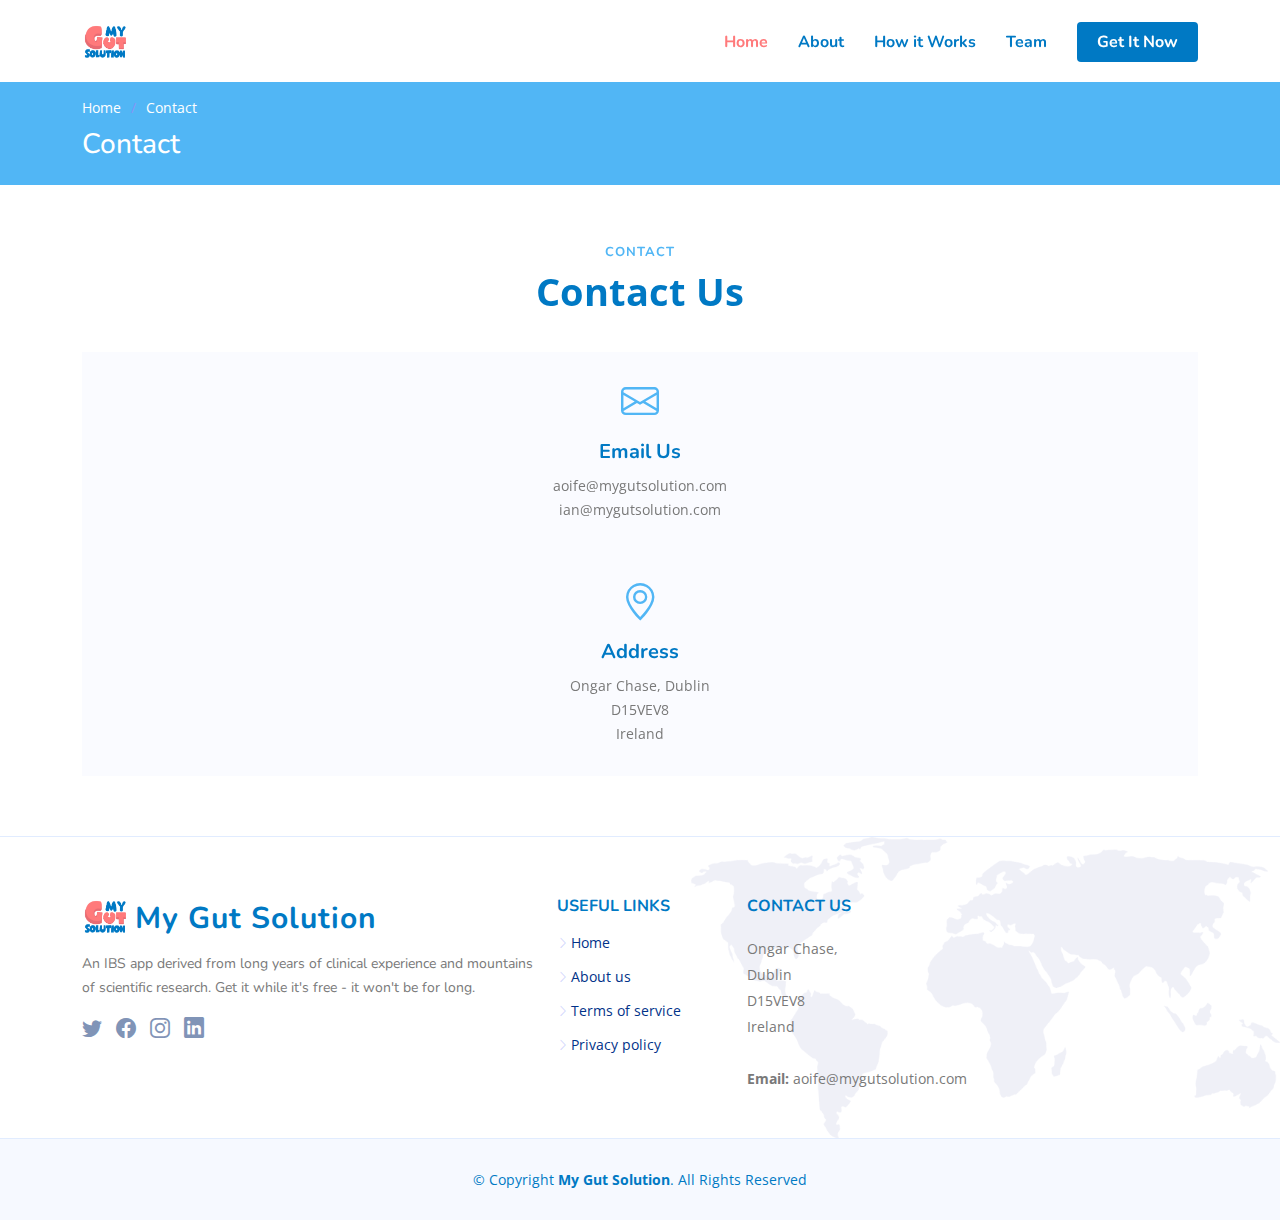
<file: contact.html>
<!DOCTYPE html>
<html lang="en">

<head>
  <meta charset="utf-8">
  <meta content="width=device-width, initial-scale=1.0" name="viewport">

  <title>My Gut Solution; Contact</title>
  <meta content="" name="description">

  <meta content="" name="keywords">

  <!-- Favicons -->
  <link href="assets/img/logo_cropped_hardest_ian.png" rel="icon">
  <link href="assets/img/apple-touch-icon.png" rel="apple-touch-icon">

  <!-- Google Fonts -->
  <link href="https://fonts.googleapis.com/css?family=Open+Sans:300,300i,400,400i,600,600i,700,700i|Nunito:300,300i,400,400i,600,600i,700,700i|Poppins:300,300i,400,400i,500,500i,600,600i,700,700i" rel="stylesheet">

  <!-- Vendor CSS Files -->
  <link href="assets/vendor/bootstrap/css/bootstrap.min.css" rel="stylesheet">
  <link href="assets/vendor/bootstrap-icons/bootstrap-icons.css" rel="stylesheet">
  <link href="assets/vendor/aos/aos.css" rel="stylesheet">
  <link href="assets/vendor/remixicon/remixicon.css" rel="stylesheet">
  <link href="assets/vendor/swiper/swiper-bundle.min.css" rel="stylesheet">
  <link href="assets/vendor/glightbox/css/glightbox.min.css" rel="stylesheet">

  <!-- Template Main CSS File -->
  <link href="assets/css/style.css" rel="stylesheet">

  <!-- =======================================================
  * Template Name: FlexStart - v1.0.0
  * Template URL: https://bootstrapmade.com/flexstart-bootstrap-startup-template/
  * Author: BootstrapMade.com
  * License: https://bootstrapmade.com/license/
  ======================================================== -->
</head>

<body>

  <!-- ======= Header ======= -->
  <header id="header" class="header fixed-top">
    <div class="container-fluid container-xl d-flex align-items-center justify-content-between">

      <a href="index.html" class="logo d-flex align-items-center">
        <img src="assets/img/logo.png" alt="">
        <span></span>
      </a>

      <nav id="navbar" class="navbar">
        <ul>
          <li><a class="nav-link scrollto active " href="index.html">Home</a></li>
          <li><a class="nav-link scrollto" href="index.html#about">About</a></li>
          <li><a class="nav-link scrollto" href="index.html#AppFeatures">How it Works</a></li>
          <li><a href="team.html">Team</a></li>
          <li><a class="getstarted scrollto" href="getitnow.html">Get It Now</a></li>
        </ul>
        <i class="bi bi-list mobile-nav-toggle"></i>
      </nav><!-- .navbar -->

    </div>
  </header><!-- End Header -->

  <main id="main">


    <!-- ======= Breadcrumbs ======= -->
    <section class="breadcrumbs">
      <div class="container">

        <ol>
          <li><a href="index.html">Home</a></li>
          <li>Contact</li>
        </ol>
        <h2>Contact</h2>

      </div>
    </section><!-- End Breadcrumbs -->

<!--     <section class="inner-page">
      <div class="container">
        <p>
          Example inner page template
        </p>
      </div>
    </section> -->


    <!-- ======= Contact Section ======= -->
    <section id="contact" class="contact">

      <div class="container" data-aos="fade-up">

        <header class="section-header">
          <h2>Contact</h2>
          <p>Contact Us</p>
        </header>

        <div class="row gy-4">

          <div class="col-lg-12 text-center">

           
              <div class="col-md-12" style="width:100%">
                <div class="info-box">
                  <i class="bi bi-envelope"></i>
                  <h3>Email Us</h3>
                  <p>aoife@mygutsolution.com<br>ian@mygutsolution.com</p>
                </div>
              </div>

              <div class="col-md-12" style="width:100%">
                <div class="info-box">
                  <i class="bi bi-geo-alt"></i>
                  <h3>Address</h3>
                  <p>
                    Ongar Chase, Dublin<br>
                    D15VEV8<br>
                    Ireland 
                  </p>
                </div>
              </div>
           
          </div>


<!--           <div class="col-md-9 d-flex text-center align-items-stretch" data-aos="fade-up" data-aos-delay="100">
            <p class="tab-pane fade show active"> 
              For more information, feel free to contact us at one of our email addresses or via our linkedin profiles, which are available in our founder profiles above.
            </p>
          </div> -->



        </div>

      </div>

    </section><!-- End Contact Section -->



    <!-- ======= Footer ======= -->
  <footer id="footer" class="footer">

<!--     <div class="footer-newsletter">
      <div class="container">
        <div class="row justify-content-center">
          <div class="col-lg-12 text-center">
            <h4>Our Newsletter</h4>
            <p>Tamen quem nulla quae legam multos aute sint culpa legam noster magna</p>
          </div>
          <div class="col-lg-6">
            <form action="" method="post">
              <input type="email" name="email"><input type="submit" value="Subscribe">
            </form>
          </div>
        </div>
      </div>
    </div> -->

    <div class="footer-top">
      <div class="container">
        <div class="row gy-4">
          <div class="col-lg-5 col-md-12 footer-info">
            <a href="index.html" class="logo d-flex align-items-center">
              <img src="assets/img/logo.png" alt="">
              <span href="#about">My Gut Solution</span>
            </a>
            <p>An IBS app derived from long years of clinical experience and mountains of scientific research. Get it while it's free - it won't be for long.</p>
            <div class="social-links mt-3">
              <a href="#" class="twitter"><i class="bi bi-twitter"></i></a>
              <a href="#" class="facebook"><i class="bi bi-facebook"></i></a>
              <a href="#" class="instagram"><i class="bi bi-instagram bx bxl-instagram"></i></a>
              <a href="#" class="linkedin"><i class="bi bi-linkedin bx bxl-linkedin"></i></a>
            </div>
          </div>

          <div class="col-lg-2 col-6 footer-links">
            <h4>Useful Links</h4>
            <ul>
              <li><i class="bi bi-chevron-right"></i> <a href="#">Home</a></li>
              <li><i class="bi bi-chevron-right"></i> <a href="team.html">About us</a></li>
      <!--         <li><i class="bi bi-chevron-right"></i> <a href="#">Services</a></li> -->
              <li><i class="bi bi-chevron-right"></i> <a href="#">Terms of service</a></li>
              <li><i class="bi bi-chevron-right"></i> <a href="#">Privacy policy</a></li>
            </ul>
          </div>

<!--           <div class="col-lg-2 col-6 footer-links">
            <h4>Our Services</h4>
            <ul>
              <li><i class="bi bi-chevron-right"></i> <a href="#">Web Design</a></li>
              <li><i class="bi bi-chevron-right"></i> <a href="#">Web Development</a></li>
              <li><i class="bi bi-chevron-right"></i> <a href="#">Product Management</a></li>
              <li><i class="bi bi-chevron-right"></i> <a href="#">Marketing</a></li>
              <li><i class="bi bi-chevron-right"></i> <a href="#">Graphic Design</a></li>
            </ul>
          </div> -->

          <div class="col-lg-3 col-md-12 footer-contact text-center text-md-start">
            <h4>Contact Us</h4>
            <p>
              Ongar Chase,<br> Dublin <br> D15VEV8<br>
              Ireland <br><br>
<!--               <strong>Phone:</strong> +1 5589 55488 55<br>
 -->              <strong>Email:</strong> aoife@mygutsolution.com<br>
            </p>

          </div>

        </div>
      </div>
    </div>

    <div class="container">
      <div class="copyright">
        &copy; Copyright <strong><span>My Gut Solution</span></strong>. All Rights Reserved
      </div>
      
    </div>
  </footer><!-- End Footer -->

  <a href="#" class="back-to-top d-flex align-items-center justify-content-center"><i class="bi bi-arrow-up-short"></i></a>

  <!-- Vendor JS Files -->
  <script src="assets/vendor/bootstrap/js/bootstrap.bundle.js"></script>
  <script src="assets/vendor/aos/aos.js"></script>
  <script src="assets/vendor/php-email-form/validate.js"></script>
  <script src="assets/vendor/swiper/swiper-bundle.min.js"></script>
  <script src="assets/vendor/purecounter/purecounter.js"></script>
  <script src="assets/vendor/isotope-layout/isotope.pkgd.min.js"></script>
  <script src="assets/vendor/glightbox/js/glightbox.min.js"></script>

  <!-- Template Main JS File -->
  <script src="assets/js/main.js"></script>

</body>

</html>
</file>
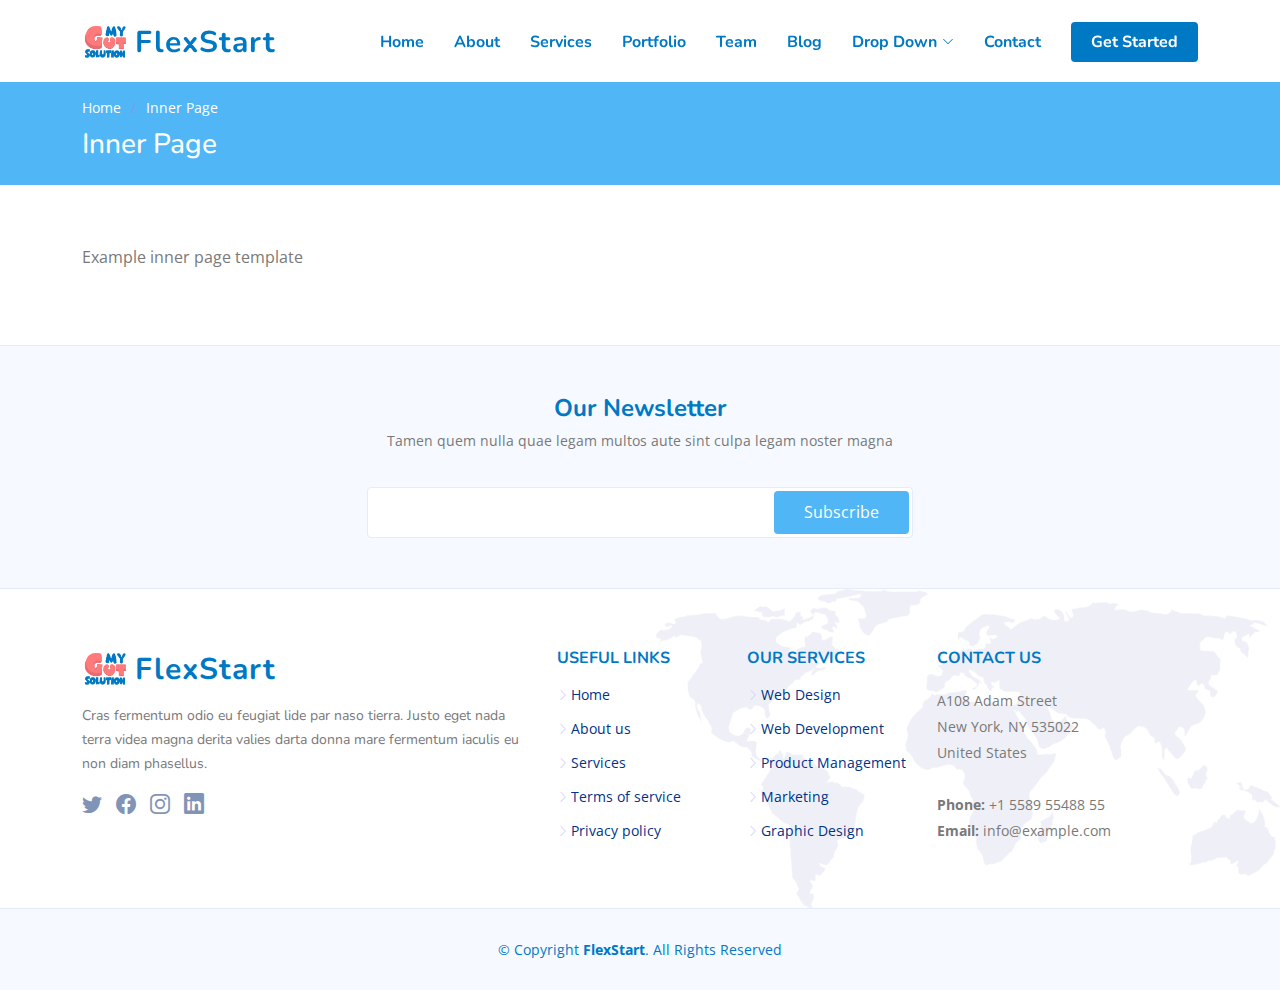
<file: inner-page.html>
<!DOCTYPE html>
<html lang="en">

<head>
  <meta charset="utf-8">
  <meta content="width=device-width, initial-scale=1.0" name="viewport">

  <title>Inner Page - FlexStart Bootstrap Template</title>
  <meta content="" name="description">
  <meta content="" name="keywords">

  <!-- Favicons -->
  <link href="assets/img/favicon.png" rel="icon">
  <link href="assets/img/apple-touch-icon.png" rel="apple-touch-icon">

  <!-- Google Fonts -->
  <link href="https://fonts.googleapis.com/css?family=Open+Sans:300,300i,400,400i,600,600i,700,700i|Nunito:300,300i,400,400i,600,600i,700,700i|Poppins:300,300i,400,400i,500,500i,600,600i,700,700i" rel="stylesheet">

  <!-- Vendor CSS Files -->
  <link href="assets/vendor/bootstrap/css/bootstrap.min.css" rel="stylesheet">
  <link href="assets/vendor/bootstrap-icons/bootstrap-icons.css" rel="stylesheet">
  <link href="assets/vendor/aos/aos.css" rel="stylesheet">
  <link href="assets/vendor/remixicon/remixicon.css" rel="stylesheet">
  <link href="assets/vendor/swiper/swiper-bundle.min.css" rel="stylesheet">
  <link href="assets/vendor/glightbox/css/glightbox.min.css" rel="stylesheet">

  <!-- Template Main CSS File -->
  <link href="assets/css/style.css" rel="stylesheet">

  <!-- =======================================================
  * Template Name: FlexStart - v1.0.0
  * Template URL: https://bootstrapmade.com/flexstart-bootstrap-startup-template/
  * Author: BootstrapMade.com
  * License: https://bootstrapmade.com/license/
  ======================================================== -->
</head>

<body>

  <!-- ======= Header ======= -->
  <header id="header" class="header fixed-top">
    <div class="container-fluid container-xl d-flex align-items-center justify-content-between">

      <a href="index.html" class="logo d-flex align-items-center">
        <img src="assets/img/logo.png" alt="">
        <span>FlexStart</span>
      </a>

      <nav id="navbar" class="navbar">
        <ul>
          <li><a class="nav-link scrollto " href="#header">Home</a></li>
          <li><a class="nav-link scrollto" href="#about">About</a></li>
          <li><a class="nav-link scrollto" href="#services">Services</a></li>
          <li><a class="nav-link scrollto" href="#portfolio">Portfolio</a></li>
          <li><a class="nav-link scrollto" href="#team">Team</a></li>
          <li><a href="blog.html">Blog</a></li>
          <li class="dropdown"><a href="#"><span>Drop Down</span> <i class="bi bi-chevron-down"></i></a>
            <ul>
              <li><a href="#">Drop Down 1</a></li>
              <li class="dropdown"><a href="#"><span>Deep Drop Down</span> <i class="bi bi-chevron-right"></i></a>
                <ul>
                  <li><a href="#">Deep Drop Down 1</a></li>
                  <li><a href="#">Deep Drop Down 2</a></li>
                  <li><a href="#">Deep Drop Down 3</a></li>
                  <li><a href="#">Deep Drop Down 4</a></li>
                  <li><a href="#">Deep Drop Down 5</a></li>
                </ul>
              </li>
              <li><a href="#">Drop Down 2</a></li>
              <li><a href="#">Drop Down 3</a></li>
              <li><a href="#">Drop Down 4</a></li>
            </ul>
          </li>
          <li><a class="nav-link scrollto" href="#contact">Contact</a></li>
          <li><a class="getstarted scrollto" href="#about">Get Started</a></li>
        </ul>
        <i class="bi bi-list mobile-nav-toggle"></i>
      </nav><!-- .navbar -->

    </div>
  </header><!-- End Header -->

  <main id="main">

    <!-- ======= Breadcrumbs ======= -->
    <section class="breadcrumbs">
      <div class="container">

        <ol>
          <li><a href="index.html">Home</a></li>
          <li>Inner Page</li>
        </ol>
        <h2>Inner Page</h2>

      </div>
    </section><!-- End Breadcrumbs -->

    <section class="inner-page">
      <div class="container">
        <p>
          Example inner page template
        </p>
      </div>
    </section>

  </main><!-- End #main -->

  <!-- ======= Footer ======= -->
  <footer id="footer" class="footer">

    <div class="footer-newsletter">
      <div class="container">
        <div class="row justify-content-center">
          <div class="col-lg-12 text-center">
            <h4>Our Newsletter</h4>
            <p>Tamen quem nulla quae legam multos aute sint culpa legam noster magna</p>
          </div>
          <div class="col-lg-6">
            <form action="" method="post">
              <input type="email" name="email"><input type="submit" value="Subscribe">
            </form>
          </div>
        </div>
      </div>
    </div>

    <div class="footer-top">
      <div class="container">
        <div class="row gy-4">
          <div class="col-lg-5 col-md-12 footer-info">
            <a href="index.html" class="logo d-flex align-items-center">
              <img src="assets/img/logo.png" alt="">
              <span>FlexStart</span>
            </a>
            <p>Cras fermentum odio eu feugiat lide par naso tierra. Justo eget nada terra videa magna derita valies darta donna mare fermentum iaculis eu non diam phasellus.</p>
            <div class="social-links mt-3">
              <a href="#" class="twitter"><i class="bi bi-twitter"></i></a>
              <a href="#" class="facebook"><i class="bi bi-facebook"></i></a>
              <a href="#" class="instagram"><i class="bi bi-instagram bx bxl-instagram"></i></a>
              <a href="#" class="linkedin"><i class="bi bi-linkedin bx bxl-linkedin"></i></a>
            </div>
          </div>

          <div class="col-lg-2 col-6 footer-links">
            <h4>Useful Links</h4>
            <ul>
              <li><i class="bi bi-chevron-right"></i> <a href="#">Home</a></li>
              <li><i class="bi bi-chevron-right"></i> <a href="#">About us</a></li>
              <li><i class="bi bi-chevron-right"></i> <a href="#">Services</a></li>
              <li><i class="bi bi-chevron-right"></i> <a href="#">Terms of service</a></li>
              <li><i class="bi bi-chevron-right"></i> <a href="#">Privacy policy</a></li>
            </ul>
          </div>

          <div class="col-lg-2 col-6 footer-links">
            <h4>Our Services</h4>
            <ul>
              <li><i class="bi bi-chevron-right"></i> <a href="#">Web Design</a></li>
              <li><i class="bi bi-chevron-right"></i> <a href="#">Web Development</a></li>
              <li><i class="bi bi-chevron-right"></i> <a href="#">Product Management</a></li>
              <li><i class="bi bi-chevron-right"></i> <a href="#">Marketing</a></li>
              <li><i class="bi bi-chevron-right"></i> <a href="#">Graphic Design</a></li>
            </ul>
          </div>

          <div class="col-lg-3 col-md-12 footer-contact text-center text-md-start">
            <h4>Contact Us</h4>
            <p>
              A108 Adam Street <br>
              New York, NY 535022<br>
              United States <br><br>
              <strong>Phone:</strong> +1 5589 55488 55<br>
              <strong>Email:</strong> info@example.com<br>
            </p>

          </div>

        </div>
      </div>
    </div>

    <div class="container">
      <div class="copyright">
        &copy; Copyright <strong><span>FlexStart</span></strong>. All Rights Reserved
      </div>
      
    </div>
  </footer><!-- End Footer -->

  <a href="#" class="back-to-top d-flex align-items-center justify-content-center"><i class="bi bi-arrow-up-short"></i></a>

  <!-- Vendor JS Files -->
  <script src="assets/vendor/bootstrap/js/bootstrap.bundle.js"></script>
  <script src="assets/vendor/aos/aos.js"></script>
  <script src="assets/vendor/php-email-form/validate.js"></script>
  <script src="assets/vendor/swiper/swiper-bundle.min.js"></script>
  <script src="assets/vendor/purecounter/purecounter.js"></script>
  <script src="assets/vendor/isotope-layout/isotope.pkgd.min.js"></script>
  <script src="assets/vendor/glightbox/js/glightbox.min.js"></script>

  <!-- Template Main JS File -->
  <script src="assets/js/main.js"></script>

</body>

</html>
</file>
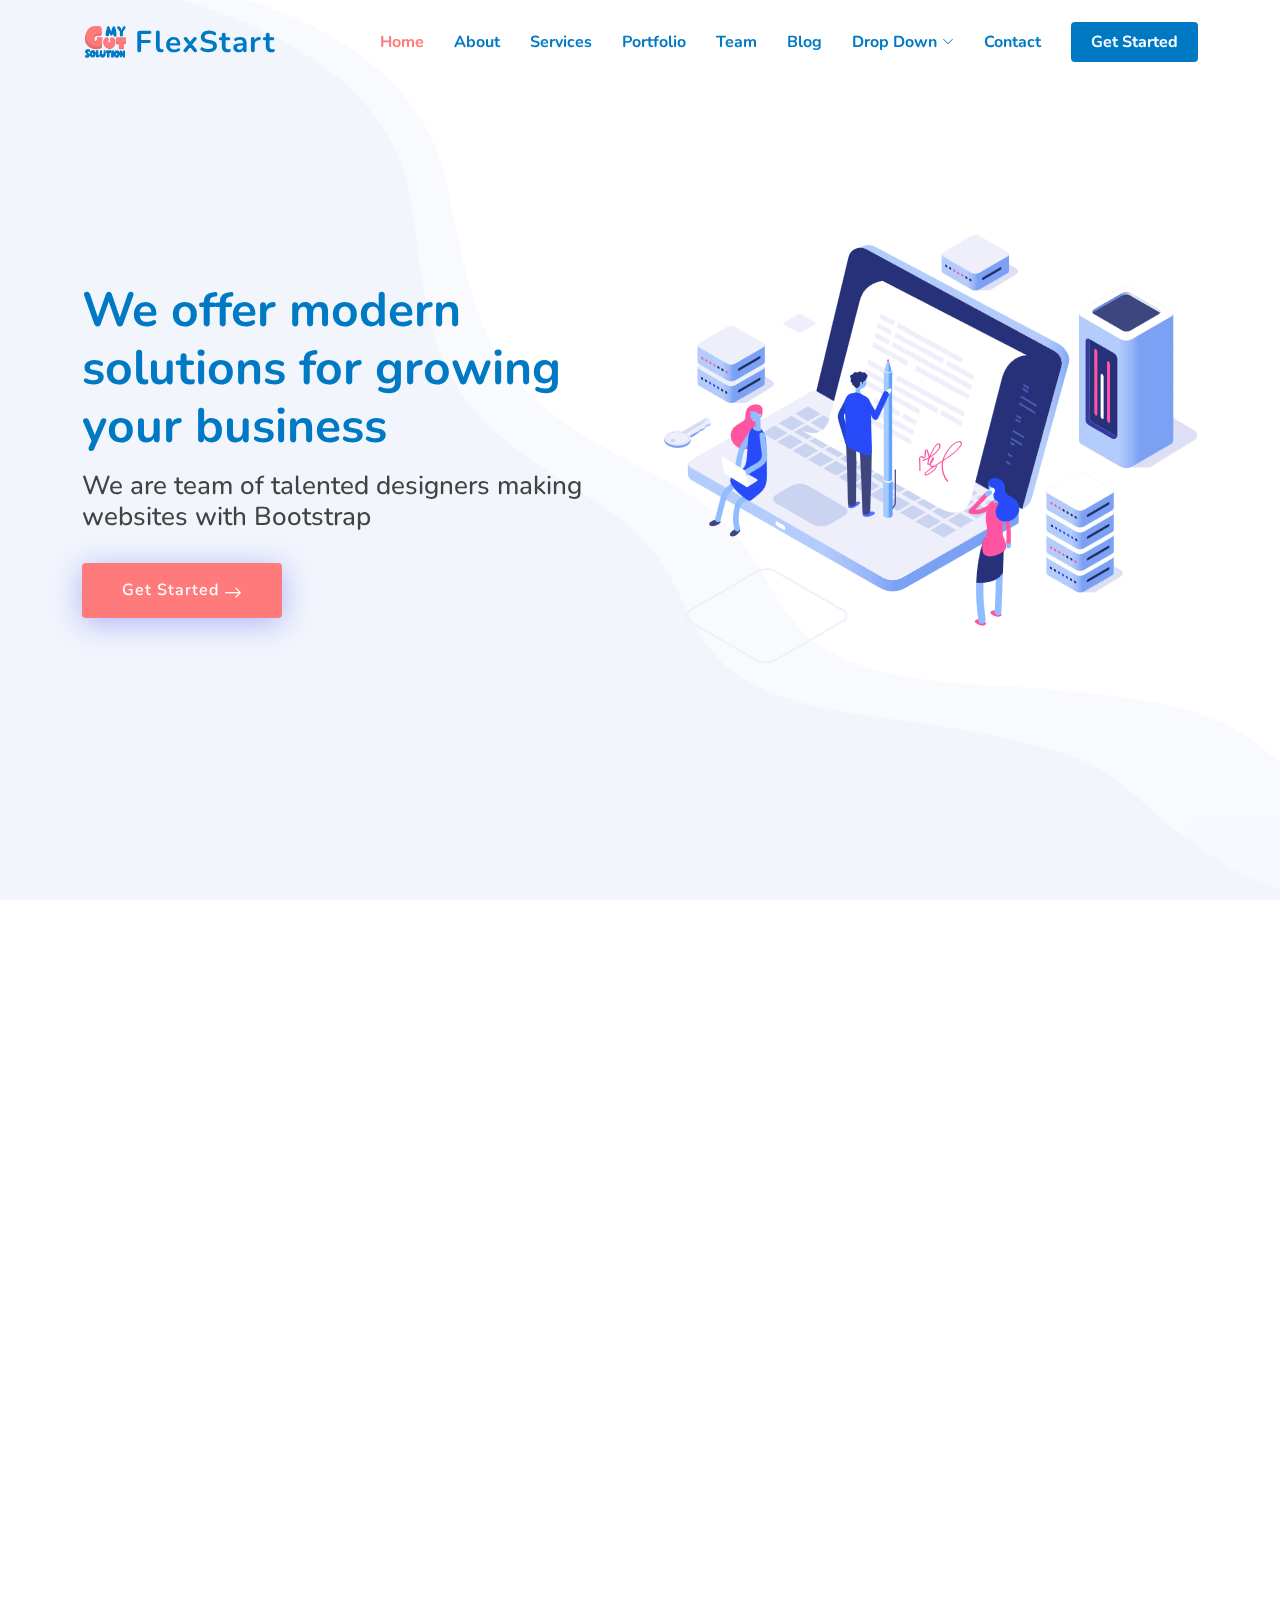
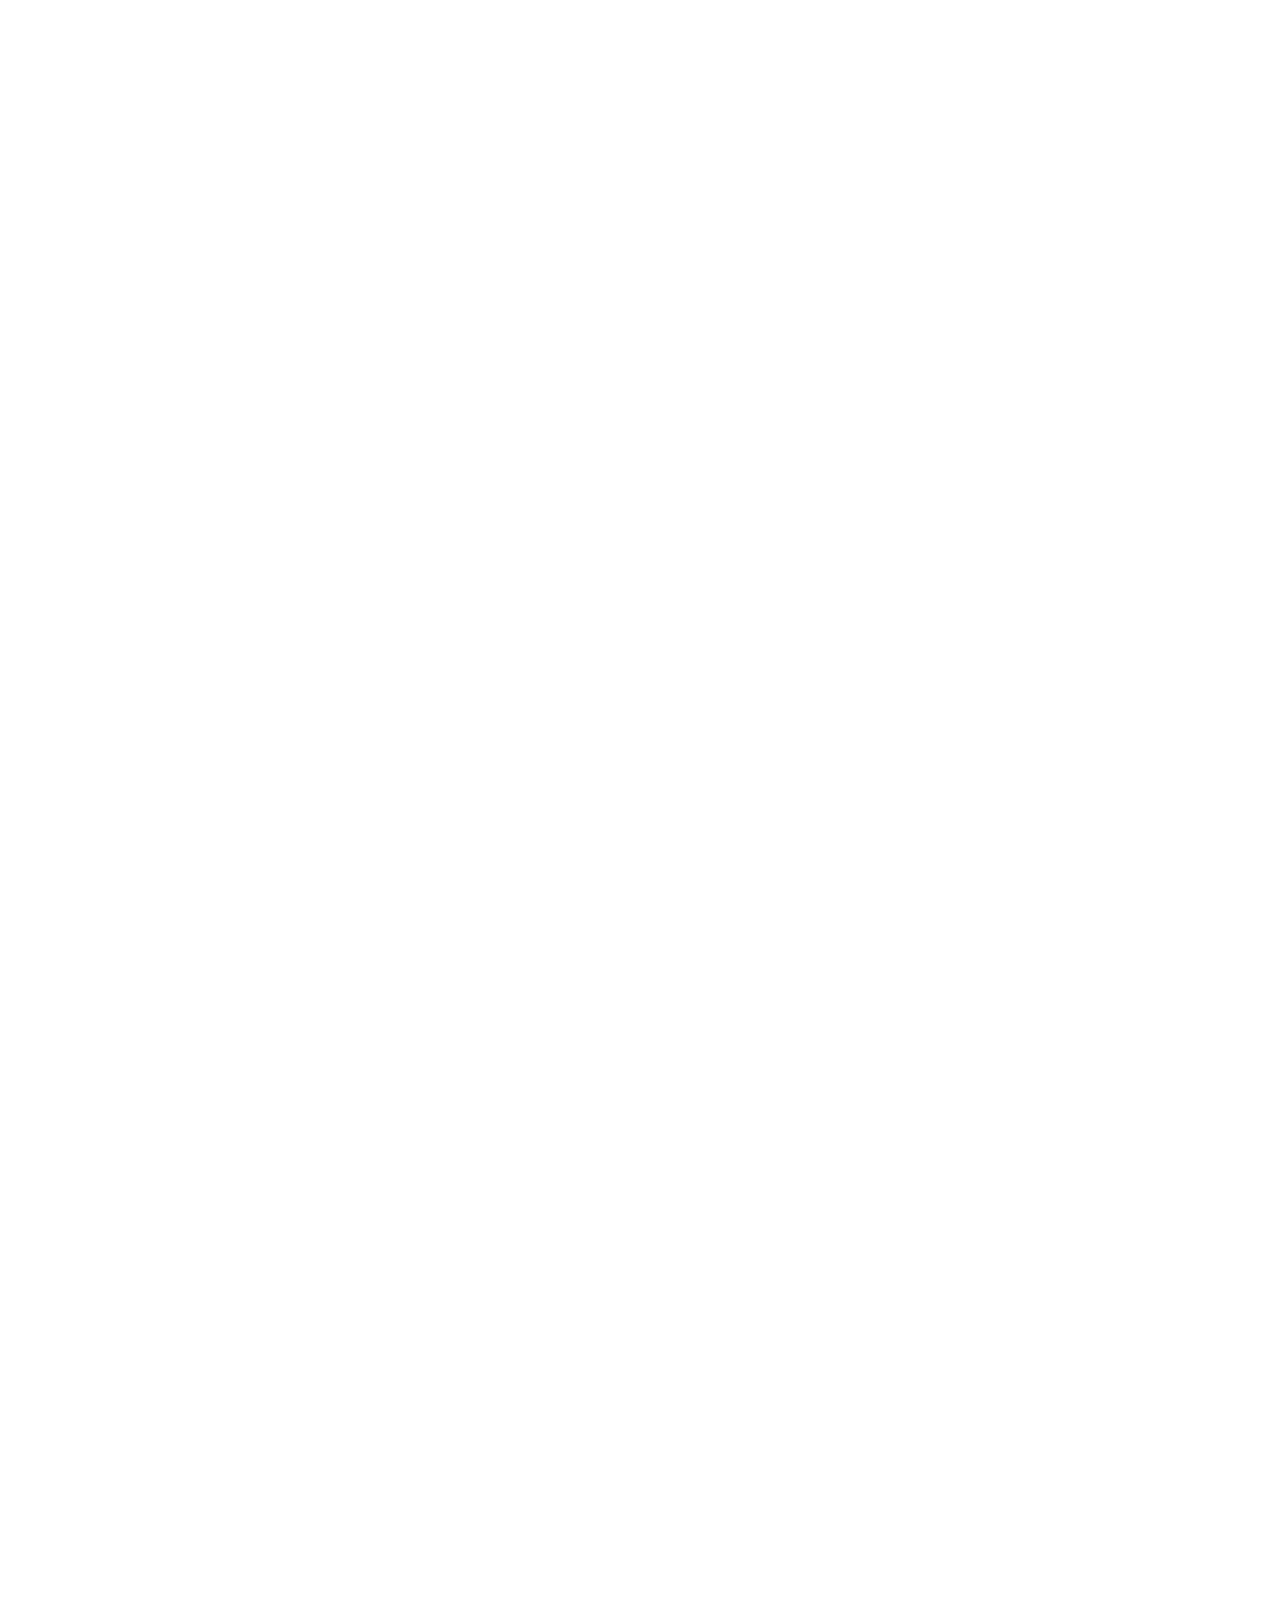
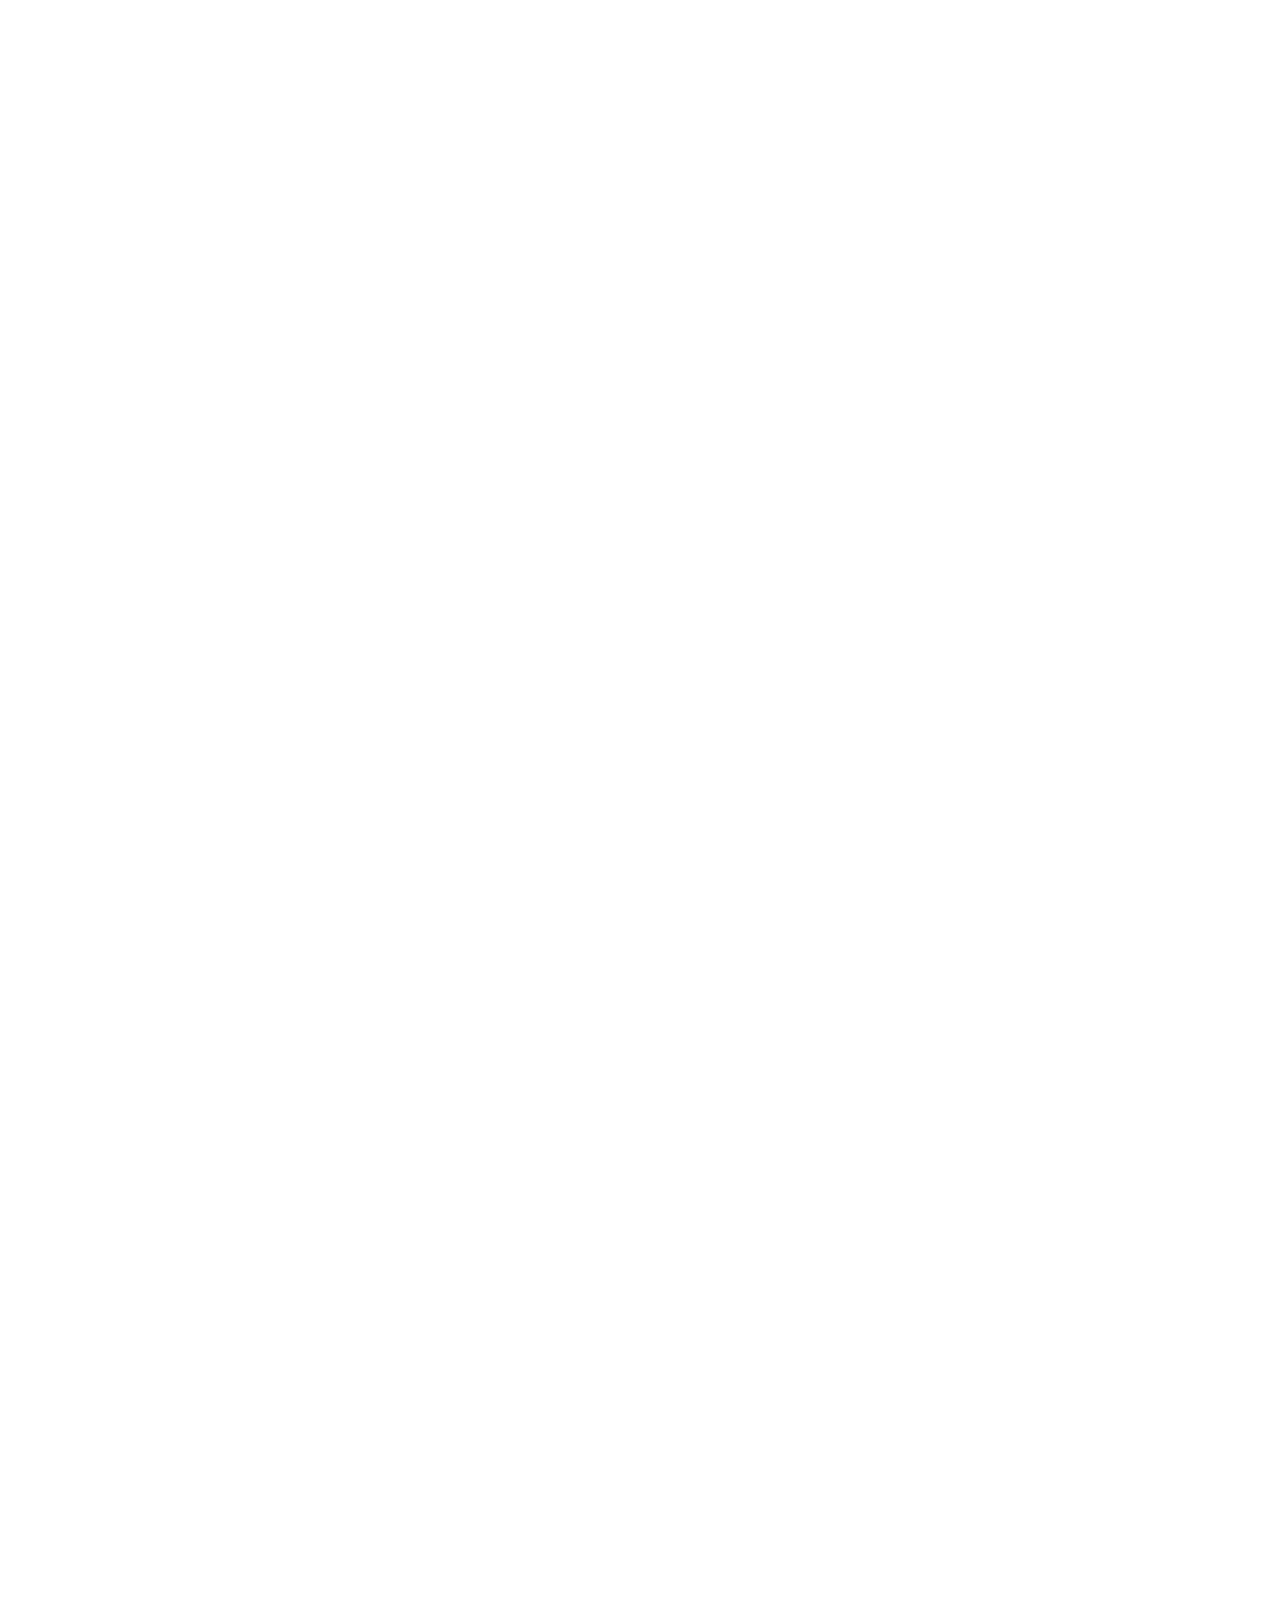
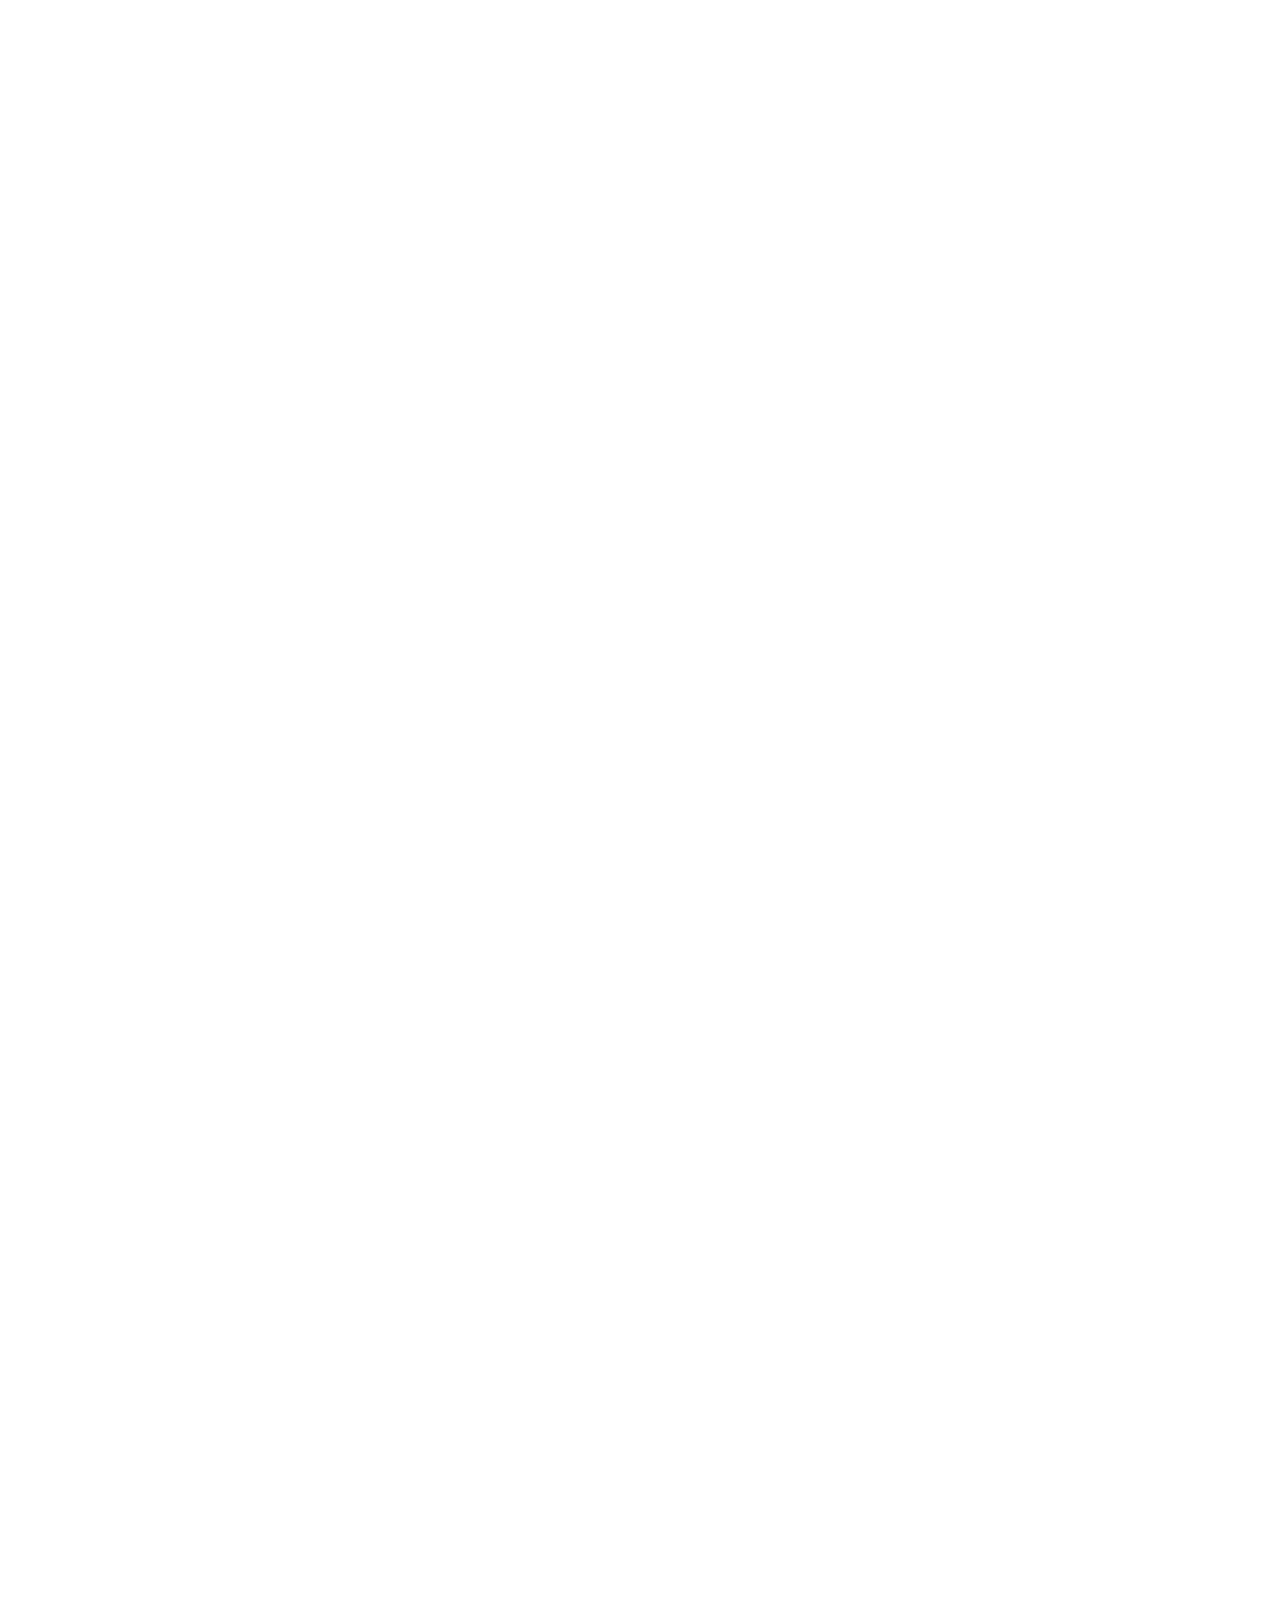
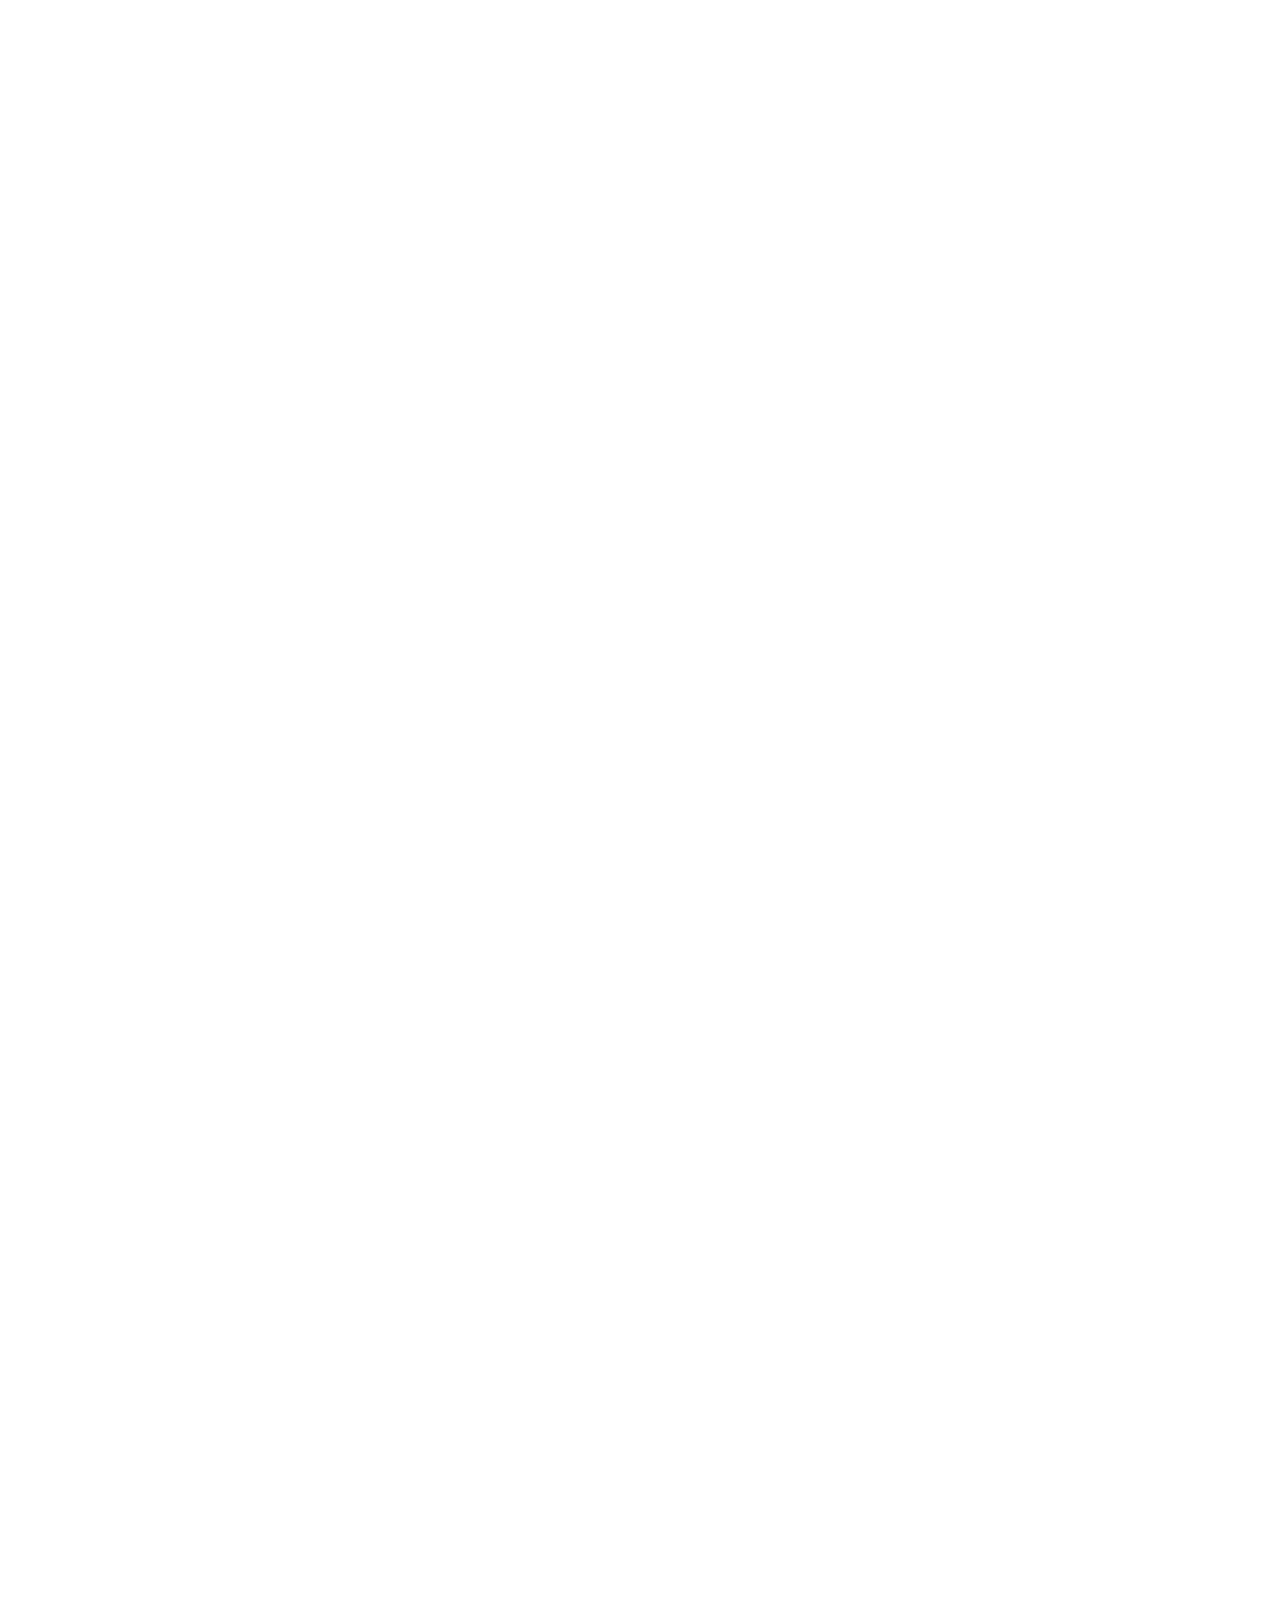
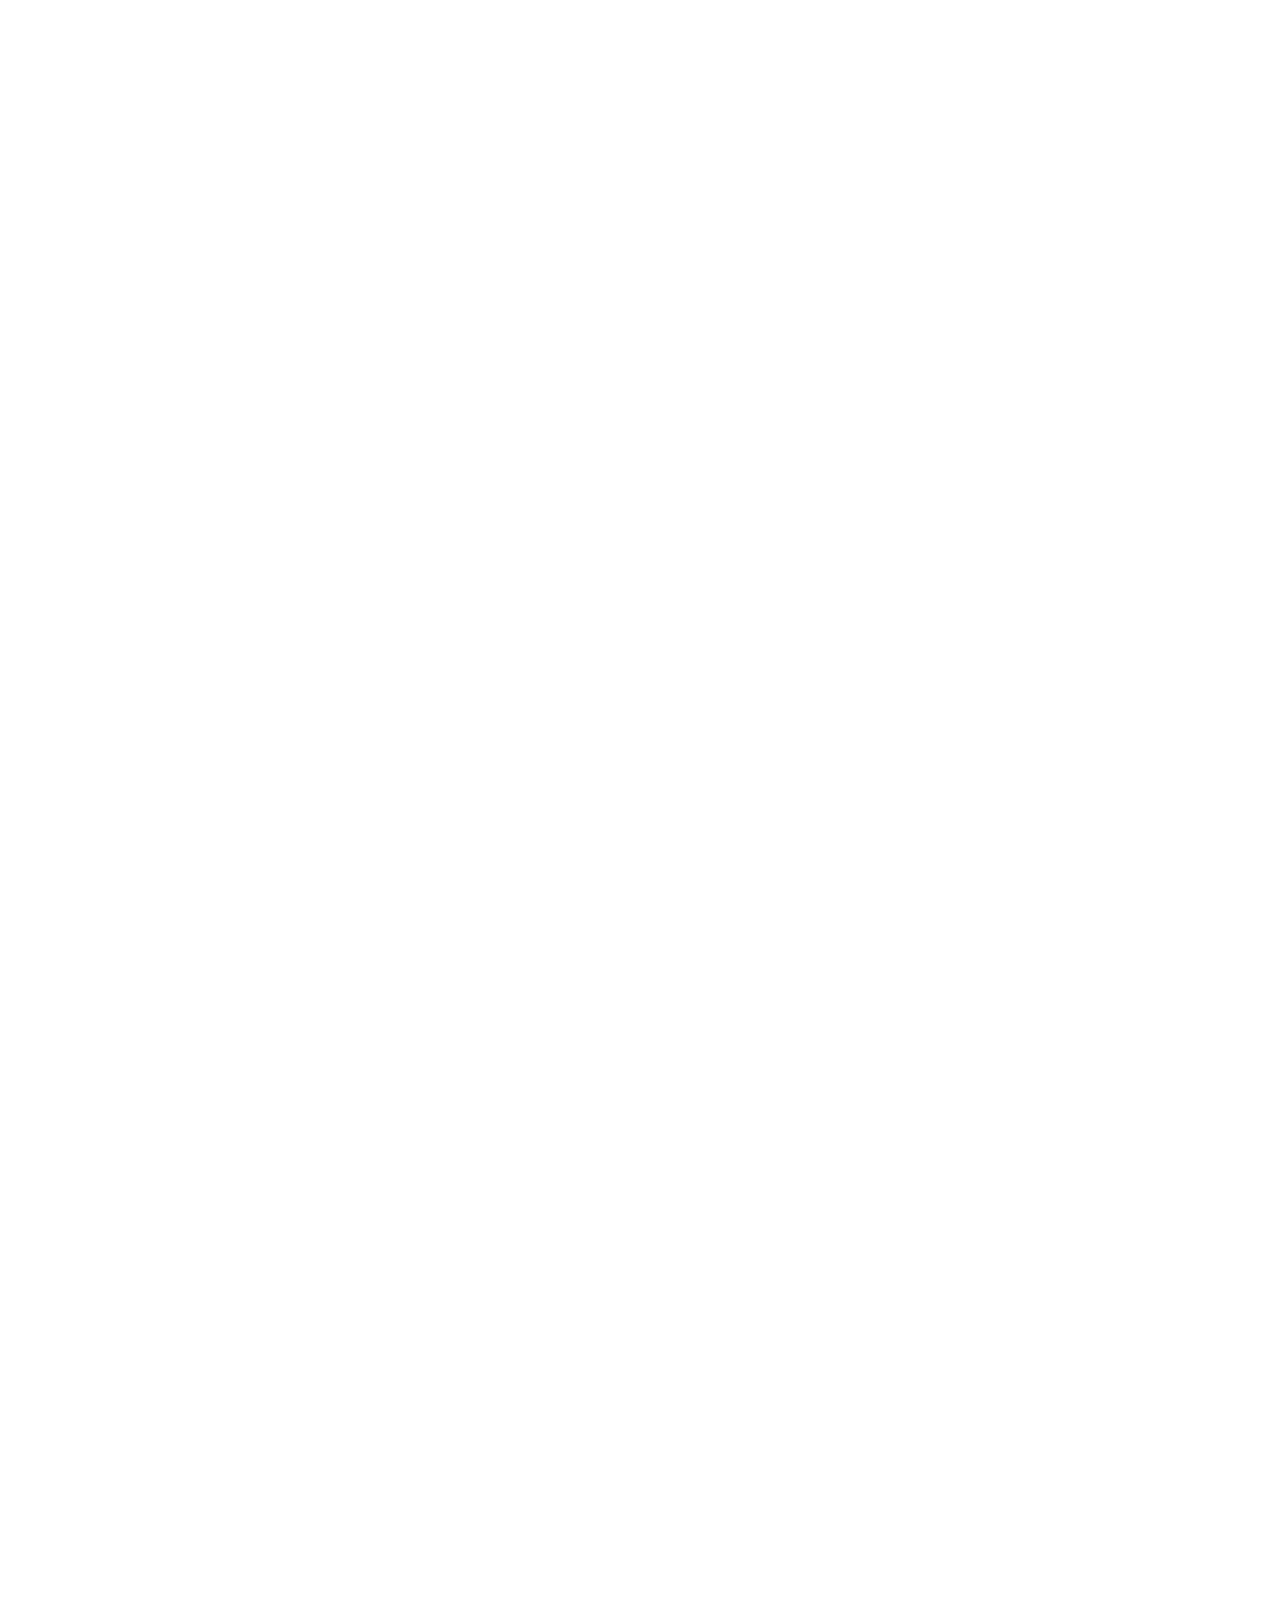
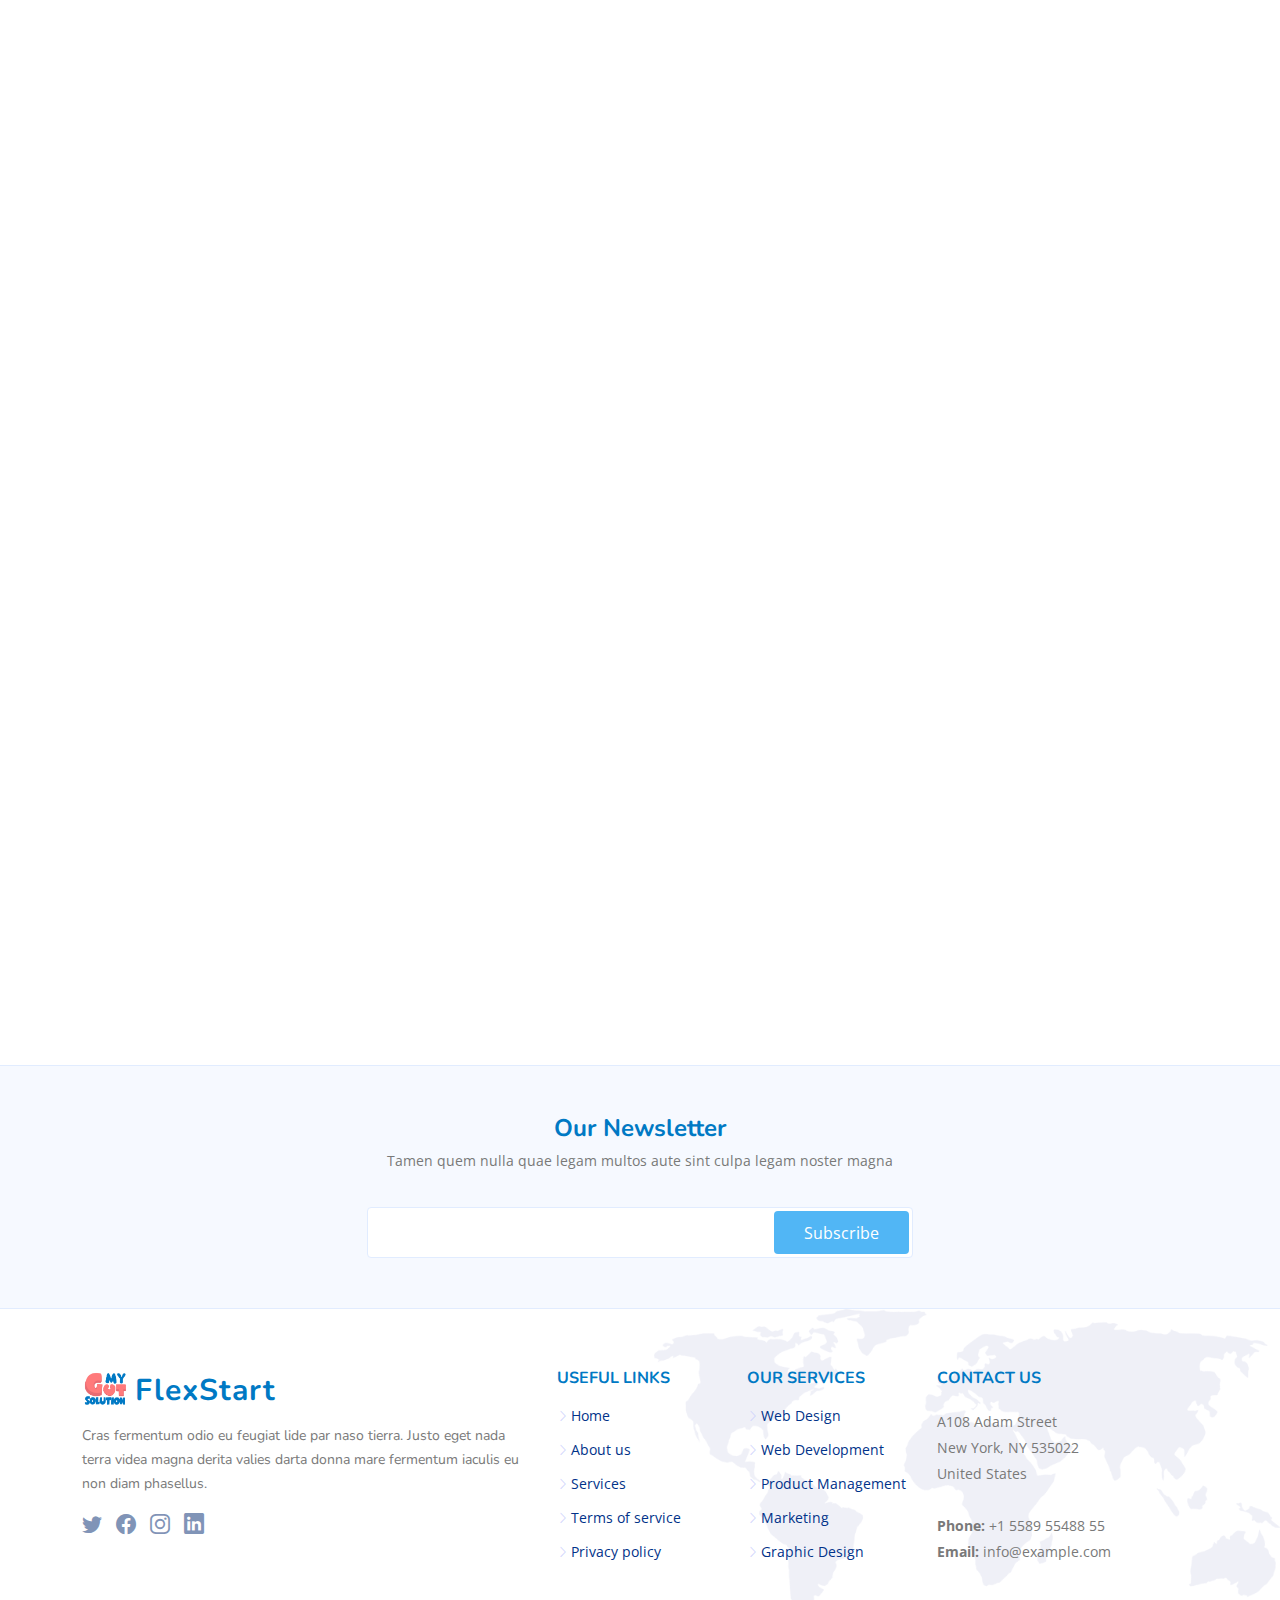
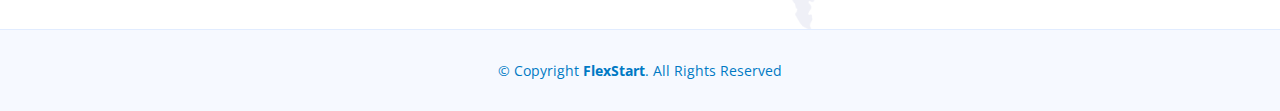
<file: original.html>
<!DOCTYPE html>
<html lang="en">

<head>
  <meta charset="utf-8">
  <meta content="width=device-width, initial-scale=1.0" name="viewport">

  <title>FlexStart Bootstrap Template - Index</title>
  <meta content="" name="description">

  <meta content="" name="keywords">

  <!-- Favicons -->
  <link href="assets/img/favicon.png" rel="icon">
  <link href="assets/img/apple-touch-icon.png" rel="apple-touch-icon">

  <!-- Google Fonts -->
  <link href="https://fonts.googleapis.com/css?family=Open+Sans:300,300i,400,400i,600,600i,700,700i|Nunito:300,300i,400,400i,600,600i,700,700i|Poppins:300,300i,400,400i,500,500i,600,600i,700,700i" rel="stylesheet">

  <!-- Vendor CSS Files -->
  <link href="assets/vendor/bootstrap/css/bootstrap.min.css" rel="stylesheet">
  <link href="assets/vendor/bootstrap-icons/bootstrap-icons.css" rel="stylesheet">
  <link href="assets/vendor/aos/aos.css" rel="stylesheet">
  <link href="assets/vendor/remixicon/remixicon.css" rel="stylesheet">
  <link href="assets/vendor/swiper/swiper-bundle.min.css" rel="stylesheet">
  <link href="assets/vendor/glightbox/css/glightbox.min.css" rel="stylesheet">

  <!-- Template Main CSS File -->
  <link href="assets/css/style.css" rel="stylesheet">

  <!-- =======================================================
  * Template Name: FlexStart - v1.0.0
  * Template URL: https://bootstrapmade.com/flexstart-bootstrap-startup-template/
  * Author: BootstrapMade.com
  * License: https://bootstrapmade.com/license/
  ======================================================== -->
</head>

<body data-bs-spy="scroll" data-bs-target="#navbar" data-bs-offset="100">

  <!-- ======= Header ======= -->
  <header id="header" class="header fixed-top">
    <div class="container-fluid container-xl d-flex align-items-center justify-content-between">

      <a href="index.html" class="logo d-flex align-items-center">
        <img src="assets/img/logo.png" alt="">
        <span>FlexStart</span>
      </a>

      <nav id="navbar" class="navbar">
        <ul>
          <li><a class="nav-link scrollto active " href="#header">Home</a></li>
          <li><a class="nav-link scrollto" href="#about">About</a></li>
          <li><a class="nav-link scrollto" href="#services">Services</a></li>
          <li><a class="nav-link scrollto" href="#portfolio">Portfolio</a></li>
          <li><a class="nav-link scrollto" href="#team">Team</a></li>
          <li><a href="blog.html">Blog</a></li>
          <li class="dropdown"><a href="#"><span>Drop Down</span> <i class="bi bi-chevron-down"></i></a>
            <ul>
              <li><a href="#">Drop Down 1</a></li>
              <li class="dropdown"><a href="#"><span>Deep Drop Down</span> <i class="bi bi-chevron-right"></i></a>
                <ul>
                  <li><a href="#">Deep Drop Down 1</a></li>
                  <li><a href="#">Deep Drop Down 2</a></li>
                  <li><a href="#">Deep Drop Down 3</a></li>
                  <li><a href="#">Deep Drop Down 4</a></li>
                  <li><a href="#">Deep Drop Down 5</a></li>
                </ul>
              </li>
              <li><a href="#">Drop Down 2</a></li>
              <li><a href="#">Drop Down 3</a></li>
              <li><a href="#">Drop Down 4</a></li>
            </ul>
          </li>
          <li><a class="nav-link scrollto" href="#contact">Contact</a></li>
          <li><a class="getstarted scrollto" href="#about">Get Started</a></li>
        </ul>
        <i class="bi bi-list mobile-nav-toggle"></i>
      </nav><!-- .navbar -->

    </div>
  </header><!-- End Header -->

  <!-- ======= Hero Section ======= -->
  <section id="hero" class="hero d-flex align-items-center">

    <div class="container">
      <div class="row">
        <div class="col-lg-6 d-flex flex-column justify-content-center">
          <h1 data-aos="fade-up">We offer modern solutions for growing your business</h1>
          <h2 data-aos="fade-up" data-aos-delay="400">We are team of talented designers making websites with Bootstrap</h2>
          <div data-aos="fade-up" data-aos-delay="600">
            <div class="text-center text-lg-start">
              <a href="#about" class="btn-get-started scrollto d-inline-flex align-items-center justify-content-center align-self-center">
                <span>Get Started</span>
                <i class="bi bi-arrow-right"></i>
              </a>
            </div>
          </div>
        </div>
        <div class="col-lg-6 hero-img" data-aos="zoom-out" data-aos-delay="200">
          <img src="assets/img/hero-img.png" class="img-fluid" alt="">
        </div>
      </div>
    </div>

  </section><!-- End Hero -->

  <main id="main">
    <!-- ======= About Section ======= -->
    <section id="about" class="about">

      <div class="container" data-aos="fade-up">
        <div class="row gx-0">

          <div class="col-lg-6 d-flex flex-column justify-content-center" data-aos="fade-up" data-aos-delay="200">
            <div class="content">
              <h3>Who We Are</h3>
              <h2>Expedita voluptas omnis cupiditate totam eveniet nobis sint iste. Dolores est repellat corrupti reprehenderit.</h2>
              <p>
                Quisquam vel ut sint cum eos hic dolores aperiam. Sed deserunt et. Inventore et et dolor consequatur itaque ut voluptate sed et. Magnam nam ipsum tenetur suscipit voluptatum nam et est corrupti.
              </p>
              <div class="text-center text-lg-start">
                <a href="#" class="btn-read-more d-inline-flex align-items-center justify-content-center align-self-center">
                  <span>Read More</span>
                  <i class="bi bi-arrow-right"></i>
                </a>
              </div>
            </div>
          </div>

          <div class="col-lg-6 d-flex align-items-center" data-aos="zoom-out" data-aos-delay="200">
            <img src="assets/img/about.jpg" class="img-fluid" alt="">
          </div>

        </div>
      </div>

    </section><!-- End About Section -->

    <!-- ======= Values Section ======= -->
    <section id="values" class="values">

      <div class="container" data-aos="fade-up">

        <header class="section-header">
          <h2>Our Values</h2>
          <p>Odit est perspiciatis laborum et dicta</p>
        </header>

        <div class="row">

          <div class="col-lg-4">
            <div class="box" data-aos="fade-up" data-aos-delay="200">
              <img src="assets/img/values-1.png" class="img-fluid" alt="">
              <h3>Ad cupiditate sed est odio</h3>
              <p>Eum ad dolor et. Autem aut fugiat debitis voluptatem consequuntur sit. Et veritatis id.</p>
            </div>
          </div>

          <div class="col-lg-4 mt-4 mt-lg-0">
            <div class="box" data-aos="fade-up" data-aos-delay="400">
              <img src="assets/img/values-2.png" class="img-fluid" alt="">
              <h3>Voluptatem voluptatum alias</h3>
              <p>Repudiandae amet nihil natus in distinctio suscipit id. Doloremque ducimus ea sit non.</p>
            </div>
          </div>

          <div class="col-lg-4 mt-4 mt-lg-0">
            <div class="box" data-aos="fade-up" data-aos-delay="600">
              <img src="assets/img/values-3.png" class="img-fluid" alt="">
              <h3>Fugit cupiditate alias nobis.</h3>
              <p>Quam rem vitae est autem molestias explicabo debitis sint. Vero aliquid quidem commodi.</p>
            </div>
          </div>

        </div>

      </div>

    </section><!-- End Values Section -->

    <!-- ======= Counts Section ======= -->
    <section id="counts" class="counts">
      <div class="container" data-aos="fade-up">

        <div class="row gy-4">

          <div class="col-lg-3 col-md-6">
            <div class="count-box">
              <i class="bi bi-emoji-smile"></i>
              <div>
                <span data-purecounter-start="0" data-purecounter-end="232" data-purecounter-duration="1" class="purecounter"></span>
                <p>Happy Clients</p>
              </div>
            </div>
          </div>

          <div class="col-lg-3 col-md-6">
            <div class="count-box">
              <i class="bi bi-journal-richtext" style="color: #ee6c20;"></i>
              <div>
                <span data-purecounter-start="0" data-purecounter-end="521" data-purecounter-duration="1" class="purecounter"></span>
                <p>Projects</p>
              </div>
            </div>
          </div>

          <div class="col-lg-3 col-md-6">
            <div class="count-box">
              <i class="bi bi-headset" style="color: #15be56;"></i>
              <div>
                <span data-purecounter-start="0" data-purecounter-end="1463" data-purecounter-duration="1" class="purecounter"></span>
                <p>Hours Of Support</p>
              </div>
            </div>
          </div>

          <div class="col-lg-3 col-md-6">
            <div class="count-box">
              <i class="bi bi-people" style="color: #bb0852;"></i>
              <div>
                <span data-purecounter-start="0" data-purecounter-end="15" data-purecounter-duration="1" class="purecounter"></span>
                <p>Hard Workers</p>
              </div>
            </div>
          </div>

        </div>

      </div>
    </section><!-- End Counts Section -->

    <!-- ======= Features Section ======= -->
    <section id="features" class="features">

      <div class="container" data-aos="fade-up">

        <header class="section-header">
          <h2>Features</h2>
          <p>Laboriosam et omnis fuga quis dolor direda fara</p>
        </header>

        <div class="row">

          <div class="col-lg-6">
            <img src="assets/img/features.png" class="img-fluid" alt="">
          </div>

          <div class="col-lg-6 mt-5 mt-lg-0 d-flex">
            <div class="row align-self-center gy-4">

              <div class="col-md-6" data-aos="zoom-out" data-aos-delay="200">
                <div class="feature-box d-flex align-items-center">
                  <i class="bi bi-check"></i>
                  <h3>Eos aspernatur rem</h3>
                </div>
              </div>

              <div class="col-md-6" data-aos="zoom-out" data-aos-delay="300">
                <div class="feature-box d-flex align-items-center">
                  <i class="bi bi-check"></i>
                  <h3>Facilis neque ipsa</h3>
                </div>
              </div>

              <div class="col-md-6" data-aos="zoom-out" data-aos-delay="400">
                <div class="feature-box d-flex align-items-center">
                  <i class="bi bi-check"></i>
                  <h3>Volup amet voluptas</h3>
                </div>
              </div>

              <div class="col-md-6" data-aos="zoom-out" data-aos-delay="500">
                <div class="feature-box d-flex align-items-center">
                  <i class="bi bi-check"></i>
                  <h3>Rerum omnis sint</h3>
                </div>
              </div>

              <div class="col-md-6" data-aos="zoom-out" data-aos-delay="600">
                <div class="feature-box d-flex align-items-center">
                  <i class="bi bi-check"></i>
                  <h3>Alias possimus</h3>
                </div>
              </div>

              <div class="col-md-6" data-aos="zoom-out" data-aos-delay="700">
                <div class="feature-box d-flex align-items-center">
                  <i class="bi bi-check"></i>
                  <h3>Repellendus mollitia</h3>
                </div>
              </div>

            </div>
          </div>

        </div> <!-- / row -->

        <!-- Feature Tabs -->
        <div class="row feture-tabs" data-aos="fade-up">
          <div class="col-lg-6">
            <h3>Neque officiis dolore maiores et exercitationem quae est seda lidera pat claero</h3>

            <!-- Tabs -->
            <ul class="nav nav-pills mb-3">
              <li>
                <a class="nav-link active" data-bs-toggle="pill" href="#tab1">Saepe fuga</a>
              </li>
              <li>
                <a class="nav-link" data-bs-toggle="pill" href="#tab2">Voluptates</a>
              </li>
              <li>
                <a class="nav-link" data-bs-toggle="pill" href="#tab3">Corrupti</a>
              </li>
            </ul><!-- End Tabs -->

            <!-- Tab Content -->
            <div class="tab-content">

              <div class="tab-pane fade show active" id="tab1">
                <p>Consequuntur inventore voluptates consequatur aut vel et. Eos doloribus expedita. Sapiente atque consequatur minima nihil quae aspernatur quo suscipit voluptatem.</p>
                <div class="d-flex align-items-center mb-2">
                  <i class="bi bi-check2"></i>
                  <h4>Repudiandae rerum velit modi et officia quasi facilis</h4>
                </div>
                <p>Laborum omnis voluptates voluptas qui sit aliquam blanditiis. Sapiente minima commodi dolorum non eveniet magni quaerat nemo et.</p>
                <div class="d-flex align-items-center mb-2">
                  <i class="bi bi-check2"></i>
                  <h4>Incidunt non veritatis illum ea ut nisi</h4>
                </div>
                <p>Non quod totam minus repellendus autem sint velit. Rerum debitis facere soluta tenetur. Iure molestiae assumenda sunt qui inventore eligendi voluptates nisi at. Dolorem quo tempora. Quia et perferendis.</p>
              </div><!-- End Tab 1 Content -->

              <div class="tab-pane fade show" id="tab2">
                <p>Consequuntur inventore voluptates consequatur aut vel et. Eos doloribus expedita. Sapiente atque consequatur minima nihil quae aspernatur quo suscipit voluptatem.</p>
                <div class="d-flex align-items-center mb-2">
                  <i class="bi bi-check2"></i>
                  <h4>Repudiandae rerum velit modi et officia quasi facilis</h4>
                </div>
                <p>Laborum omnis voluptates voluptas qui sit aliquam blanditiis. Sapiente minima commodi dolorum non eveniet magni quaerat nemo et.</p>
                <div class="d-flex align-items-center mb-2">
                  <i class="bi bi-check2"></i>
                  <h4>Incidunt non veritatis illum ea ut nisi</h4>
                </div>
                <p>Non quod totam minus repellendus autem sint velit. Rerum debitis facere soluta tenetur. Iure molestiae assumenda sunt qui inventore eligendi voluptates nisi at. Dolorem quo tempora. Quia et perferendis.</p>
              </div><!-- End Tab 2 Content -->

              <div class="tab-pane fade show" id="tab3">
                <p>Consequuntur inventore voluptates consequatur aut vel et. Eos doloribus expedita. Sapiente atque consequatur minima nihil quae aspernatur quo suscipit voluptatem.</p>
                <div class="d-flex align-items-center mb-2">
                  <i class="bi bi-check2"></i>
                  <h4>Repudiandae rerum velit modi et officia quasi facilis</h4>
                </div>
                <p>Laborum omnis voluptates voluptas qui sit aliquam blanditiis. Sapiente minima commodi dolorum non eveniet magni quaerat nemo et.</p>
                <div class="d-flex align-items-center mb-2">
                  <i class="bi bi-check2"></i>
                  <h4>Incidunt non veritatis illum ea ut nisi</h4>
                </div>
                <p>Non quod totam minus repellendus autem sint velit. Rerum debitis facere soluta tenetur. Iure molestiae assumenda sunt qui inventore eligendi voluptates nisi at. Dolorem quo tempora. Quia et perferendis.</p>
              </div><!-- End Tab 3 Content -->

            </div>

          </div>

          <div class="col-lg-6">
            <img src="assets/img/features-2.png" class="img-fluid" alt="">
          </div>

        </div><!-- End Feature Tabs -->

        <!-- Feature Icons -->
        <div class="row feature-icons" data-aos="fade-up">
          <h3>Ratione mollitia eos ab laudantium rerum beatae quo</h3>

          <div class="row">

            <div class="col-xl-4 text-center" data-aos="fade-right" data-aos-delay="100">
              <img src="assets/img/features-3.png" class="img-fluid p-4" alt="">
            </div>

            <div class="col-xl-8 d-flex content">
              <div class="row align-self-center gy-4">

                <div class="col-md-6 icon-box" data-aos="fade-up">
                  <i class="ri-line-chart-line"></i>
                  <div>
                    <h4>Corporis voluptates sit</h4>
                    <p>Consequuntur sunt aut quasi enim aliquam quae harum pariatur laboris nisi ut aliquip</p>
                  </div>
                </div>

                <div class="col-md-6 icon-box" data-aos="fade-up" data-aos-delay="100">
                  <i class="ri-stack-line"></i>
                  <div>
                    <h4>Ullamco laboris nisi</h4>
                    <p>Excepteur sint occaecat cupidatat non proident, sunt in culpa qui officia deserunt</p>
                  </div>
                </div>

                <div class="col-md-6 icon-box" data-aos="fade-up" data-aos-delay="200">
                  <i class="ri-brush-4-line"></i>
                  <div>
                    <h4>Labore consequatur</h4>
                    <p>Aut suscipit aut cum nemo deleniti aut omnis. Doloribus ut maiores omnis facere</p>
                  </div>
                </div>

                <div class="col-md-6 icon-box" data-aos="fade-up" data-aos-delay="300">
                  <i class="ri-magic-line"></i>
                  <div>
                    <h4>Beatae veritatis</h4>
                    <p>Expedita veritatis consequuntur nihil tempore laudantium vitae denat pacta</p>
                  </div>
                </div>

                <div class="col-md-6 icon-box" data-aos="fade-up" data-aos-delay="400">
                  <i class="ri-command-line"></i>
                  <div>
                    <h4>Molestiae dolor</h4>
                    <p>Et fuga et deserunt et enim. Dolorem architecto ratione tensa raptor marte</p>
                  </div>
                </div>

                <div class="col-md-6 icon-box" data-aos="fade-up" data-aos-delay="500">
                  <i class="ri-radar-line"></i>
                  <div>
                    <h4>Explicabo consectetur</h4>
                    <p>Est autem dicta beatae suscipit. Sint veritatis et sit quasi ab aut inventore</p>
                  </div>
                </div>

              </div>
            </div>

          </div>

        </div><!-- End Feature Icons -->

      </div>

    </section><!-- End Features Section -->

    <!-- ======= Services Section ======= -->
    <section id="services" class="services">

      <div class="container" data-aos="fade-up">

        <header class="section-header">
          <h2>Services</h2>
          <p>Veritatis et dolores facere numquam et praesentium</p>
        </header>

        <div class="row gy-4">

          <div class="col-lg-4 col-md-6" data-aos="fade-up" data-aos-delay="200">
            <div class="service-box blue">
              <i class="ri-discuss-line icon"></i>
              <h3>Nesciunt Mete</h3>
              <p>Provident nihil minus qui consequatur non omnis maiores. Eos accusantium minus dolores iure perferendis tempore et consequatur.</p>
              <a href="#" class="read-more"><span>Read More</span> <i class="bi bi-arrow-right"></i></a>
            </div>
          </div>

          <div class="col-lg-4 col-md-6" data-aos="fade-up" data-aos-delay="300">
            <div class="service-box orange">
              <i class="ri-discuss-line icon"></i>
              <h3>Eosle Commodi</h3>
              <p>Ut autem aut autem non a. Sint sint sit facilis nam iusto sint. Libero corrupti neque eum hic non ut nesciunt dolorem.</p>
              <a href="#" class="read-more"><span>Read More</span> <i class="bi bi-arrow-right"></i></a>
            </div>
          </div>

          <div class="col-lg-4 col-md-6" data-aos="fade-up" data-aos-delay="400">
            <div class="service-box green">
              <i class="ri-discuss-line icon"></i>
              <h3>Ledo Markt</h3>
              <p>Ut excepturi voluptatem nisi sed. Quidem fuga consequatur. Minus ea aut. Vel qui id voluptas adipisci eos earum corrupti.</p>
              <a href="#" class="read-more"><span>Read More</span> <i class="bi bi-arrow-right"></i></a>
            </div>
          </div>

          <div class="col-lg-4 col-md-6" data-aos="fade-up" data-aos-delay="500">
            <div class="service-box red">
              <i class="ri-discuss-line icon"></i>
              <h3>Asperiores Commodi</h3>
              <p>Non et temporibus minus omnis sed dolor esse consequatur. Cupiditate sed error ea fuga sit provident adipisci neque.</p>
              <a href="#" class="read-more"><span>Read More</span> <i class="bi bi-arrow-right"></i></a>
            </div>
          </div>

          <div class="col-lg-4 col-md-6" data-aos="fade-up" data-aos-delay="600">
            <div class="service-box purple">
              <i class="ri-discuss-line icon"></i>
              <h3>Velit Doloremque.</h3>
              <p>Cumque et suscipit saepe. Est maiores autem enim facilis ut aut ipsam corporis aut. Sed animi at autem alias eius labore.</p>
              <a href="#" class="read-more"><span>Read More</span> <i class="bi bi-arrow-right"></i></a>
            </div>
          </div>

          <div class="col-lg-4 col-md-6" data-aos="fade-up" data-aos-delay="700">
            <div class="service-box pink">
              <i class="ri-discuss-line icon"></i>
              <h3>Dolori Architecto</h3>
              <p>Hic molestias ea quibusdam eos. Fugiat enim doloremque aut neque non et debitis iure. Corrupti recusandae ducimus enim.</p>
              <a href="#" class="read-more"><span>Read More</span> <i class="bi bi-arrow-right"></i></a>
            </div>
          </div>

        </div>

      </div>

    </section><!-- End Services Section -->

    <!-- ======= Pricing Section ======= -->
    <section id="pricing" class="pricing">

      <div class="container" data-aos="fade-up">

        <header class="section-header">
          <h2>Pricing</h2>
          <p>Check our Pricing</p>
        </header>

        <div class="row gy-4" data-aos="fade-left">

          <div class="col-lg-3 col-md-6" data-aos="zoom-in" data-aos-delay="100">
            <div class="box">
              <h3 style="color: #07d5c0;">Free Plan</h3>
              <div class="price"><sup>$</sup>0<span> / mo</span></div>
              <img src="assets/img/pricing-free.png" class="img-fluid" alt="">
              <ul>
                <li>Aida dere</li>
                <li>Nec feugiat nisl</li>
                <li>Nulla at volutpat dola</li>
                <li class="na">Pharetra massa</li>
                <li class="na">Massa ultricies mi</li>
              </ul>
              <a href="#" class="btn-buy">Buy Now</a>
            </div>
          </div>

          <div class="col-lg-3 col-md-6" data-aos="zoom-in" data-aos-delay="200">
            <div class="box">
              <span class="featured">Featured</span>
              <h3 style="color: #65c600;">Starter Plan</h3>
              <div class="price"><sup>$</sup>19<span> / mo</span></div>
              <img src="assets/img/pricing-starter.png" class="img-fluid" alt="">
              <ul>
                <li>Aida dere</li>
                <li>Nec feugiat nisl</li>
                <li>Nulla at volutpat dola</li>
                <li>Pharetra massa</li>
                <li class="na">Massa ultricies mi</li>
              </ul>
              <a href="#" class="btn-buy">Buy Now</a>
            </div>
          </div>

          <div class="col-lg-3 col-md-6" data-aos="zoom-in" data-aos-delay="300">
            <div class="box">
              <h3 style="color: #ff901c;">Business Plan</h3>
              <div class="price"><sup>$</sup>29<span> / mo</span></div>
              <img src="assets/img/pricing-business.png" class="img-fluid" alt="">
              <ul>
                <li>Aida dere</li>
                <li>Nec feugiat nisl</li>
                <li>Nulla at volutpat dola</li>
                <li>Pharetra massa</li>
                <li>Massa ultricies mi</li>
              </ul>
              <a href="#" class="btn-buy">Buy Now</a>
            </div>
          </div>

          <div class="col-lg-3 col-md-6" data-aos="zoom-in" data-aos-delay="400">
            <div class="box">
              <h3 style="color: #ff0071;">Ultimate Plan</h3>
              <div class="price"><sup>$</sup>49<span> / mo</span></div>
              <img src="assets/img/pricing-ultimate.png" class="img-fluid" alt="">
              <ul>
                <li>Aida dere</li>
                <li>Nec feugiat nisl</li>
                <li>Nulla at volutpat dola</li>
                <li>Pharetra massa</li>
                <li>Massa ultricies mi</li>
              </ul>
              <a href="#" class="btn-buy">Buy Now</a>
            </div>
          </div>

        </div>

      </div>

    </section><!-- End Pricing Section -->

    <!-- ======= F.A.Q Section ======= -->
    <section id="faq" class="faq">

      <div class="container" data-aos="fade-up">

        <header class="section-header">
          <h2>F.A.Q</h2>
          <p>Frequently Asked Questions</p>
        </header>

        <div class="row">
          <div class="col-lg-6">
            <!-- F.A.Q List 1-->
            <div class="accordion accordion-flush" id="faqlist1">
              <div class="accordion-item">
                <h2 class="accordion-header">
                  <button class="accordion-button collapsed" type="button" data-bs-toggle="collapse" data-bs-target="#faq-content-1">
                    Non consectetur a erat nam at lectus urna duis?
                  </button>
                </h2>
                <div id="faq-content-1" class="accordion-collapse collapse" data-bs-parent="#faqlist1">
                  <div class="accordion-body">
                    Feugiat pretium nibh ipsum consequat. Tempus iaculis urna id volutpat lacus laoreet non curabitur gravida. Venenatis lectus magna fringilla urna porttitor rhoncus dolor purus non.
                  </div>
                </div>
              </div>

              <div class="accordion-item">
                <h2 class="accordion-header">
                  <button class="accordion-button collapsed" type="button" data-bs-toggle="collapse" data-bs-target="#faq-content-2">
                    Feugiat scelerisque varius morbi enim nunc faucibus a pellentesque?
                  </button>
                </h2>
                <div id="faq-content-2" class="accordion-collapse collapse" data-bs-parent="#faqlist1">
                  <div class="accordion-body">
                    Dolor sit amet consectetur adipiscing elit pellentesque habitant morbi. Id interdum velit laoreet id donec ultrices. Fringilla phasellus faucibus scelerisque eleifend donec pretium. Est pellentesque elit ullamcorper dignissim. Mauris ultrices eros in cursus turpis massa tincidunt dui.
                  </div>
                </div>
              </div>

              <div class="accordion-item">
                <h2 class="accordion-header">
                  <button class="accordion-button collapsed" type="button" data-bs-toggle="collapse" data-bs-target="#faq-content-3">
                    Dolor sit amet consectetur adipiscing elit pellentesque habitant morbi?
                  </button>
                </h2>
                <div id="faq-content-3" class="accordion-collapse collapse" data-bs-parent="#faqlist1">
                  <div class="accordion-body">
                    Eleifend mi in nulla posuere sollicitudin aliquam ultrices sagittis orci. Faucibus pulvinar elementum integer enim. Sem nulla pharetra diam sit amet nisl suscipit. Rutrum tellus pellentesque eu tincidunt. Lectus urna duis convallis convallis tellus. Urna molestie at elementum eu facilisis sed odio morbi quis
                  </div>
                </div>
              </div>

            </div>
          </div>

          <div class="col-lg-6">

            <!-- F.A.Q List 2-->
            <div class="accordion accordion-flush" id="faqlist2">

              <div class="accordion-item">
                <h2 class="accordion-header">
                  <button class="accordion-button collapsed" type="button" data-bs-toggle="collapse" data-bs-target="#faq2-content-1">
                    Ac odio tempor orci dapibus. Aliquam eleifend mi in nulla?
                  </button>
                </h2>
                <div id="faq2-content-1" class="accordion-collapse collapse" data-bs-parent="#faqlist2">
                  <div class="accordion-body">
                    Dolor sit amet consectetur adipiscing elit pellentesque habitant morbi. Id interdum velit laoreet id donec ultrices. Fringilla phasellus faucibus scelerisque eleifend donec pretium. Est pellentesque elit ullamcorper dignissim. Mauris ultrices eros in cursus turpis massa tincidunt dui.
                  </div>
                </div>
              </div>

              <div class="accordion-item">
                <h2 class="accordion-header">
                  <button class="accordion-button collapsed" type="button" data-bs-toggle="collapse" data-bs-target="#faq2-content-2">
                    Tempus quam pellentesque nec nam aliquam sem et tortor consequat?
                  </button>
                </h2>
                <div id="faq2-content-2" class="accordion-collapse collapse" data-bs-parent="#faqlist2">
                  <div class="accordion-body">
                    Molestie a iaculis at erat pellentesque adipiscing commodo. Dignissim suspendisse in est ante in. Nunc vel risus commodo viverra maecenas accumsan. Sit amet nisl suscipit adipiscing bibendum est. Purus gravida quis blandit turpis cursus in
                  </div>
                </div>
              </div>

              <div class="accordion-item">
                <h2 class="accordion-header">
                  <button class="accordion-button collapsed" type="button" data-bs-toggle="collapse" data-bs-target="#faq2-content-3">
                    Varius vel pharetra vel turpis nunc eget lorem dolor?
                  </button>
                </h2>
                <div id="faq2-content-3" class="accordion-collapse collapse" data-bs-parent="#faqlist2">
                  <div class="accordion-body">
                    Laoreet sit amet cursus sit amet dictum sit amet justo. Mauris vitae ultricies leo integer malesuada nunc vel. Tincidunt eget nullam non nisi est sit amet. Turpis nunc eget lorem dolor sed. Ut venenatis tellus in metus vulputate eu scelerisque. Pellentesque diam volutpat commodo sed egestas egestas fringilla phasellus faucibus. Nibh tellus molestie nunc non blandit massa enim nec.
                  </div>
                </div>
              </div>

            </div>
          </div>

        </div>

      </div>

    </section><!-- End F.A.Q Section -->

    <!-- ======= Portfolio Section ======= -->
    <section id="portfolio" class="portfolio">

      <div class="container" data-aos="fade-up">

        <header class="section-header">
          <h2>Portfolio</h2>
          <p>Check our latest work</p>
        </header>

        <div class="row" data-aos="fade-up" data-aos-delay="100">
          <div class="col-lg-12 d-flex justify-content-center">
            <ul id="portfolio-flters">
              <li data-filter="*" class="filter-active">All</li>
              <li data-filter=".filter-app">App</li>
              <li data-filter=".filter-card">Card</li>
              <li data-filter=".filter-web">Web</li>
            </ul>
          </div>
        </div>

        <div class="row gy-4 portfolio-container" data-aos="fade-up" data-aos-delay="200">

          <div class="col-lg-4 col-md-6 portfolio-item filter-app">
            <div class="portfolio-wrap">
              <img src="assets/img/portfolio/portfolio-1.jpg" class="img-fluid" alt="">
              <div class="portfolio-info">
                <h4>App 1</h4>
                <p>App</p>
                <div class="portfolio-links">
                  <a href="assets/img/portfolio/portfolio-1.jpg" data-gallery="portfolioGallery" class="portfokio-lightbox" title="App 1"><i class="bi bi-plus"></i></a>
                  <a href="portfolio-details.html" title="More Details"><i class="bi bi-link"></i></a>
                </div>
              </div>
            </div>
          </div>

          <div class="col-lg-4 col-md-6 portfolio-item filter-web">
            <div class="portfolio-wrap">
              <img src="assets/img/portfolio/portfolio-2.jpg" class="img-fluid" alt="">
              <div class="portfolio-info">
                <h4>Web 3</h4>
                <p>Web</p>
                <div class="portfolio-links">
                  <a href="assets/img/portfolio/portfolio-2.jpg" data-gallery="portfolioGallery" class="portfokio-lightbox" title="Web 3"><i class="bi bi-plus"></i></a>
                  <a href="portfolio-details.html" title="More Details"><i class="bi bi-link"></i></a>
                </div>
              </div>
            </div>
          </div>

          <div class="col-lg-4 col-md-6 portfolio-item filter-app">
            <div class="portfolio-wrap">
              <img src="assets/img/portfolio/portfolio-3.jpg" class="img-fluid" alt="">
              <div class="portfolio-info">
                <h4>App 2</h4>
                <p>App</p>
                <div class="portfolio-links">
                  <a href="assets/img/portfolio/portfolio-3.jpg" data-gallery="portfolioGallery" class="portfokio-lightbox" title="App 2"><i class="bi bi-plus"></i></a>
                  <a href="portfolio-details.html" title="More Details"><i class="bi bi-link"></i></a>
                </div>
              </div>
            </div>
          </div>

          <div class="col-lg-4 col-md-6 portfolio-item filter-card">
            <div class="portfolio-wrap">
              <img src="assets/img/portfolio/portfolio-4.jpg" class="img-fluid" alt="">
              <div class="portfolio-info">
                <h4>Card 2</h4>
                <p>Card</p>
                <div class="portfolio-links">
                  <a href="assets/img/portfolio/portfolio-4.jpg" data-gallery="portfolioGallery" class="portfokio-lightbox" title="Card 2"><i class="bi bi-plus"></i></a>
                  <a href="portfolio-details.html" title="More Details"><i class="bi bi-link"></i></a>
                </div>
              </div>
            </div>
          </div>

          <div class="col-lg-4 col-md-6 portfolio-item filter-web">
            <div class="portfolio-wrap">
              <img src="assets/img/portfolio/portfolio-5.jpg" class="img-fluid" alt="">
              <div class="portfolio-info">
                <h4>Web 2</h4>
                <p>Web</p>
                <div class="portfolio-links">
                  <a href="assets/img/portfolio/portfolio-5.jpg" data-gallery="portfolioGallery" class="portfokio-lightbox" title="Web 2"><i class="bi bi-plus"></i></a>
                  <a href="portfolio-details.html" title="More Details"><i class="bi bi-link"></i></a>
                </div>
              </div>
            </div>
          </div>

          <div class="col-lg-4 col-md-6 portfolio-item filter-app">
            <div class="portfolio-wrap">
              <img src="assets/img/portfolio/portfolio-6.jpg" class="img-fluid" alt="">
              <div class="portfolio-info">
                <h4>App 3</h4>
                <p>App</p>
                <div class="portfolio-links">
                  <a href="assets/img/portfolio/portfolio-6.jpg" data-gallery="portfolioGallery" class="portfokio-lightbox" title="App 3"><i class="bi bi-plus"></i></a>
                  <a href="portfolio-details.html" title="More Details"><i class="bi bi-link"></i></a>
                </div>
              </div>
            </div>
          </div>

          <div class="col-lg-4 col-md-6 portfolio-item filter-card">
            <div class="portfolio-wrap">
              <img src="assets/img/portfolio/portfolio-7.jpg" class="img-fluid" alt="">
              <div class="portfolio-info">
                <h4>Card 1</h4>
                <p>Card</p>
                <div class="portfolio-links">
                  <a href="assets/img/portfolio/portfolio-7.jpg" data-gallery="portfolioGallery" class="portfokio-lightbox" title="Card 1"><i class="bi bi-plus"></i></a>
                  <a href="portfolio-details.html" title="More Details"><i class="bi bi-link"></i></a>
                </div>
              </div>
            </div>
          </div>

          <div class="col-lg-4 col-md-6 portfolio-item filter-card">
            <div class="portfolio-wrap">
              <img src="assets/img/portfolio/portfolio-8.jpg" class="img-fluid" alt="">
              <div class="portfolio-info">
                <h4>Card 3</h4>
                <p>Card</p>
                <div class="portfolio-links">
                  <a href="assets/img/portfolio/portfolio-8.jpg" data-gallery="portfolioGallery" class="portfokio-lightbox" title="Card 3"><i class="bi bi-plus"></i></a>
                  <a href="portfolio-details.html" title="More Details"><i class="bi bi-link"></i></a>
                </div>
              </div>
            </div>
          </div>

          <div class="col-lg-4 col-md-6 portfolio-item filter-web">
            <div class="portfolio-wrap">
              <img src="assets/img/portfolio/portfolio-9.jpg" class="img-fluid" alt="">
              <div class="portfolio-info">
                <h4>Web 3</h4>
                <p>Web</p>
                <div class="portfolio-links">
                  <a href="assets/img/portfolio/portfolio-9.jpg" data-gallery="portfolioGallery" class="portfokio-lightbox" title="Web 3"><i class="bi bi-plus"></i></a>
                  <a href="portfolio-details.html" title="More Details"><i class="bi bi-link"></i></a>
                </div>
              </div>
            </div>
          </div>

        </div>

      </div>

    </section><!-- End Portfolio Section -->

    <!-- ======= Testimonials Section ======= -->
    <section id="testimonials" class="testimonials">

      <div class="container" data-aos="fade-up">

        <header class="section-header">
          <h2>Testimonials</h2>
          <p>What they are saying about us</p>
        </header>

        <div class="testimonials-slider swiper-container" data-aos="fade-up" data-aos-delay="200">
          <div class="swiper-wrapper">

            <div class="swiper-slide">
              <div class="testimonial-item">
                <div class="stars">
                  <i class="bi bi-star-fill"></i><i class="bi bi-star-fill"></i><i class="bi bi-star-fill"></i><i class="bi bi-star-fill"></i><i class="bi bi-star-fill"></i>
                </div>
                <p>
                  Proin iaculis purus consequat sem cure digni ssim donec porttitora entum suscipit rhoncus. Accusantium quam, ultricies eget id, aliquam eget nibh et. Maecen aliquam, risus at semper.
                </p>
                <div class="profile mt-auto">
                  <img src="assets/img/testimonials/testimonials-1.jpg" class="testimonial-img" alt="">
                  <h3>Saul Goodman</h3>
                  <h4>Ceo &amp; Founder</h4>
                </div>
              </div>
            </div><!-- End testimonial item -->

            <div class="swiper-slide">
              <div class="testimonial-item">
                <div class="stars">
                  <i class="bi bi-star-fill"></i><i class="bi bi-star-fill"></i><i class="bi bi-star-fill"></i><i class="bi bi-star-fill"></i><i class="bi bi-star-fill"></i>
                </div>
                <p>
                  Export tempor illum tamen malis malis eram quae irure esse labore quem cillum quid cillum eram malis quorum velit fore eram velit sunt aliqua noster fugiat irure amet legam anim culpa.
                </p>
                <div class="profile mt-auto">
                  <img src="assets/img/testimonials/testimonials-2.jpg" class="testimonial-img" alt="">
                  <h3>Sara Wilsson</h3>
                  <h4>Designer</h4>
                </div>
              </div>
            </div><!-- End testimonial item -->

            <div class="swiper-slide">
              <div class="testimonial-item">
                <div class="stars">
                  <i class="bi bi-star-fill"></i><i class="bi bi-star-fill"></i><i class="bi bi-star-fill"></i><i class="bi bi-star-fill"></i><i class="bi bi-star-fill"></i>
                </div>
                <p>
                  Enim nisi quem export duis labore cillum quae magna enim sint quorum nulla quem veniam duis minim tempor labore quem eram duis noster aute amet eram fore quis sint minim.
                </p>
                <div class="profile mt-auto">
                  <img src="assets/img/testimonials/testimonials-3.jpg" class="testimonial-img" alt="">
                  <h3>Jena Karlis</h3>
                  <h4>Store Owner</h4>
                </div>
              </div>
            </div><!-- End testimonial item -->

            <div class="swiper-slide">
              <div class="testimonial-item">
                <div class="stars">
                  <i class="bi bi-star-fill"></i><i class="bi bi-star-fill"></i><i class="bi bi-star-fill"></i><i class="bi bi-star-fill"></i><i class="bi bi-star-fill"></i>
                </div>
                <p>
                  Fugiat enim eram quae cillum dolore dolor amet nulla culpa multos export minim fugiat minim velit minim dolor enim duis veniam ipsum anim magna sunt elit fore quem dolore labore illum veniam.
                </p>
                <div class="profile mt-auto">
                  <img src="assets/img/testimonials/testimonials-4.jpg" class="testimonial-img" alt="">
                  <h3>Matt Brandon</h3>
                  <h4>Freelancer</h4>
                </div>
              </div>
            </div><!-- End testimonial item -->

            <div class="swiper-slide">
              <div class="testimonial-item">
                <div class="stars">
                  <i class="bi bi-star-fill"></i><i class="bi bi-star-fill"></i><i class="bi bi-star-fill"></i><i class="bi bi-star-fill"></i><i class="bi bi-star-fill"></i>
                </div>
                <p>
                  Quis quorum aliqua sint quem legam fore sunt eram irure aliqua veniam tempor noster veniam enim culpa labore duis sunt culpa nulla illum cillum fugiat legam esse veniam culpa fore nisi cillum quid.
                </p>
                <div class="profile mt-auto">
                  <img src="assets/img/testimonials/testimonials-5.jpg" class="testimonial-img" alt="">
                  <h3>John Larson</h3>
                  <h4>Entrepreneur</h4>
                </div>
              </div>
            </div><!-- End testimonial item -->

          </div>
          <div class="swiper-pagination"></div>
        </div>

      </div>

    </section><!-- End Testimonials Section -->

    <!-- ======= Team Section ======= -->
    <section id="team" class="team">

      <div class="container" data-aos="fade-up">

        <header class="section-header">
          <h2>Team</h2>
          <p>Our hard working team</p>
        </header>

        <div class="row gy-4">

          <div class="col-lg-3 col-md-6 d-flex align-items-stretch" data-aos="fade-up" data-aos-delay="100">
            <div class="member">
              <div class="member-img">
                <img src="assets/img/team/team-1.jpg" class="img-fluid" alt="">
                <div class="social">
                  <a href=""><i class="bi bi-twitter"></i></a>
                  <a href=""><i class="bi bi-facebook"></i></a>
                  <a href=""><i class="bi bi-instagram"></i></a>
                  <a href=""><i class="bi bi-linkedin"></i></a>
                </div>
              </div>
              <div class="member-info">
                <h4>Walter White</h4>
                <span>Chief Executive Officer</span>
                <p>Velit aut quia fugit et et. Dolorum ea voluptate vel tempore tenetur ipsa quae aut. Ipsum exercitationem iure minima enim corporis et voluptate.</p>
              </div>
            </div>
          </div>

          <div class="col-lg-3 col-md-6 d-flex align-items-stretch" data-aos="fade-up" data-aos-delay="200">
            <div class="member">
              <div class="member-img">
                <img src="assets/img/team/team-2.jpg" class="img-fluid" alt="">
                <div class="social">
                  <a href=""><i class="bi bi-twitter"></i></a>
                  <a href=""><i class="bi bi-facebook"></i></a>
                  <a href=""><i class="bi bi-instagram"></i></a>
                  <a href=""><i class="bi bi-linkedin"></i></a>
                </div>
              </div>
              <div class="member-info">
                <h4>Sarah Jhonson</h4>
                <span>Product Manager</span>
                <p>Quo esse repellendus quia id. Est eum et accusantium pariatur fugit nihil minima suscipit corporis. Voluptate sed quas reiciendis animi neque sapiente.</p>
              </div>
            </div>
          </div>

          <div class="col-lg-3 col-md-6 d-flex align-items-stretch" data-aos="fade-up" data-aos-delay="300">
            <div class="member">
              <div class="member-img">
                <img src="assets/img/team/team-3.jpg" class="img-fluid" alt="">
                <div class="social">
                  <a href=""><i class="bi bi-twitter"></i></a>
                  <a href=""><i class="bi bi-facebook"></i></a>
                  <a href=""><i class="bi bi-instagram"></i></a>
                  <a href=""><i class="bi bi-linkedin"></i></a>
                </div>
              </div>
              <div class="member-info">
                <h4>William Anderson</h4>
                <span>CTO</span>
                <p>Vero omnis enim consequatur. Voluptas consectetur unde qui molestiae deserunt. Voluptates enim aut architecto porro aspernatur molestiae modi.</p>
              </div>
            </div>
          </div>

          <div class="col-lg-3 col-md-6 d-flex align-items-stretch" data-aos="fade-up" data-aos-delay="400">
            <div class="member">
              <div class="member-img">
                <img src="assets/img/team/team-4.jpg" class="img-fluid" alt="">
                <div class="social">
                  <a href=""><i class="bi bi-twitter"></i></a>
                  <a href=""><i class="bi bi-facebook"></i></a>
                  <a href=""><i class="bi bi-instagram"></i></a>
                  <a href=""><i class="bi bi-linkedin"></i></a>
                </div>
              </div>
              <div class="member-info">
                <h4>Amanda Jepson</h4>
                <span>Accountant</span>
                <p>Rerum voluptate non adipisci animi distinctio et deserunt amet voluptas. Quia aut aliquid doloremque ut possimus ipsum officia.</p>
              </div>
            </div>
          </div>

        </div>

      </div>

    </section><!-- End Team Section -->

    <!-- ======= Clients Section ======= -->
    <section id="clients" class="clients">

      <div class="container" data-aos="fade-up">

        <header class="section-header">
          <h2>Our Clients</h2>
          <p>Temporibus omnis officia</p>
        </header>

        <div class="clients-slider swiper-container">
          <div class="swiper-wrapper align-items-center">
            <div class="swiper-slide"><img src="assets/img/clients/client-1.png" class="img-fluid" alt=""></div>
            <div class="swiper-slide"><img src="assets/img/clients/client-2.png" class="img-fluid" alt=""></div>
            <div class="swiper-slide"><img src="assets/img/clients/client-3.png" class="img-fluid" alt=""></div>
            <div class="swiper-slide"><img src="assets/img/clients/client-4.png" class="img-fluid" alt=""></div>
            <div class="swiper-slide"><img src="assets/img/clients/client-5.png" class="img-fluid" alt=""></div>
            <div class="swiper-slide"><img src="assets/img/clients/client-6.png" class="img-fluid" alt=""></div>
            <div class="swiper-slide"><img src="assets/img/clients/client-7.png" class="img-fluid" alt=""></div>
            <div class="swiper-slide"><img src="assets/img/clients/client-8.png" class="img-fluid" alt=""></div>
          </div>
          <div class="swiper-pagination"></div>
        </div>
      </div>

    </section><!-- End Clients Section -->

    <!-- ======= Recent Blog Posts Section ======= -->
    <section id="recent-blog-posts" class="recent-blog-posts">

      <div class="container" data-aos="fade-up">

        <header class="section-header">
          <h2>Blog</h2>
          <p>Recent posts form our Blog</p>
        </header>

        <div class="row">

          <div class="col-lg-4">
            <div class="post-box">
              <div class="post-img"><img src="assets/img/blog/blog-1.jpg" class="img-fluid" alt=""></div>
              <span class="post-date">Tue, September 15</span>
              <h3 class="post-title">Eum ad dolor et. Autem aut fugiat debitis voluptatem consequuntur sit</h3>
              <a href="blog-singe.html" class="readmore stretched-link mt-auto"><span>Read More</span><i class="bi bi-arrow-right"></i></a>
            </div>
          </div>

          <div class="col-lg-4">
            <div class="post-box">
              <div class="post-img"><img src="assets/img/blog/blog-2.jpg" class="img-fluid" alt=""></div>
              <span class="post-date">Fri, August 28</span>
              <h3 class="post-title">Et repellendus molestiae qui est sed omnis voluptates magnam</h3>
              <a href="blog-singe.html" class="readmore stretched-link mt-auto"><span>Read More</span><i class="bi bi-arrow-right"></i></a>
            </div>
          </div>

          <div class="col-lg-4">
            <div class="post-box">
              <div class="post-img"><img src="assets/img/blog/blog-3.jpg" class="img-fluid" alt=""></div>
              <span class="post-date">Mon, July 11</span>
              <h3 class="post-title">Quia assumenda est et veritatis aut quae</h3>
              <a href="blog-singe.html" class="readmore stretched-link mt-auto"><span>Read More</span><i class="bi bi-arrow-right"></i></a>
            </div>
          </div>

        </div>

      </div>

    </section><!-- End Recent Blog Posts Section -->

    <!-- ======= Contact Section ======= -->
    <section id="contact" class="contact">

      <div class="container" data-aos="fade-up">

        <header class="section-header">
          <h2>Contact</h2>
          <p>Contact Us</p>
        </header>

        <div class="row gy-4">

          <div class="col-lg-6">

            <div class="row gy-4">
              <div class="col-md-6">
                <div class="info-box">
                  <i class="bi bi-geo-alt"></i>
                  <h3>Address</h3>
                  <p>A108 Adam Street,<br>New York, NY 535022</p>
                </div>
              </div>
              <div class="col-md-6">
                <div class="info-box">
                  <i class="bi bi-telephone"></i>
                  <h3>Call Us</h3>
                  <p>+1 5589 55488 55<br>+1 6678 254445 41</p>
                </div>
              </div>
              <div class="col-md-6">
                <div class="info-box">
                  <i class="bi bi-envelope"></i>
                  <h3>Email Us</h3>
                  <p>info@example.com<br>contact@example.com</p>
                </div>
              </div>
              <div class="col-md-6">
                <div class="info-box">
                  <i class="bi bi-clock"></i>
                  <h3>Open Hours</h3>
                  <p>Monday - Friday<br>9:00AM - 05:00PM</p>
                </div>
              </div>
            </div>

          </div>

          <div class="col-lg-6">
            <form action="forms/contact.php" method="post" class="php-email-form">
              <div class="row gy-4">

                <div class="col-md-6">
                  <input type="text" name="name" class="form-control" placeholder="Your Name" required>
                </div>

                <div class="col-md-6 ">
                  <input type="email" class="form-control" name="email" placeholder="Your Email" required>
                </div>

                <div class="col-md-12">
                  <input type="text" class="form-control" name="subject" placeholder="Subject" required>
                </div>

                <div class="col-md-12">
                  <textarea class="form-control" name="message" rows="6" placeholder="Message" required></textarea>
                </div>

                <div class="col-md-12 text-center">
                  <div class="loading">Loading</div>
                  <div class="error-message"></div>
                  <div class="sent-message">Your message has been sent. Thank you!</div>

                  <button type="submit">Send Message</button>
                </div>

              </div>
            </form>

          </div>

        </div>

      </div>

    </section><!-- End Contact Section -->

  </main><!-- End #main -->

  <!-- ======= Footer ======= -->
  <footer id="footer" class="footer">

    <div class="footer-newsletter">
      <div class="container">
        <div class="row justify-content-center">
          <div class="col-lg-12 text-center">
            <h4>Our Newsletter</h4>
            <p>Tamen quem nulla quae legam multos aute sint culpa legam noster magna</p>
          </div>
          <div class="col-lg-6">
            <form action="" method="post">
              <input type="email" name="email"><input type="submit" value="Subscribe">
            </form>
          </div>
        </div>
      </div>
    </div>

    <div class="footer-top">
      <div class="container">
        <div class="row gy-4">
          <div class="col-lg-5 col-md-12 footer-info">
            <a href="index.html" class="logo d-flex align-items-center">
              <img src="assets/img/logo.png" alt="">
              <span>FlexStart</span>
            </a>
            <p>Cras fermentum odio eu feugiat lide par naso tierra. Justo eget nada terra videa magna derita valies darta donna mare fermentum iaculis eu non diam phasellus.</p>
            <div class="social-links mt-3">
              <a href="#" class="twitter"><i class="bi bi-twitter"></i></a>
              <a href="#" class="facebook"><i class="bi bi-facebook"></i></a>
              <a href="#" class="instagram"><i class="bi bi-instagram bx bxl-instagram"></i></a>
              <a href="#" class="linkedin"><i class="bi bi-linkedin bx bxl-linkedin"></i></a>
            </div>
          </div>

          <div class="col-lg-2 col-6 footer-links">
            <h4>Useful Links</h4>
            <ul>
              <li><i class="bi bi-chevron-right"></i> <a href="#">Home</a></li>
              <li><i class="bi bi-chevron-right"></i> <a href="#">About us</a></li>
              <li><i class="bi bi-chevron-right"></i> <a href="#">Services</a></li>
              <li><i class="bi bi-chevron-right"></i> <a href="#">Terms of service</a></li>
              <li><i class="bi bi-chevron-right"></i> <a href="#">Privacy policy</a></li>
            </ul>
          </div>

          <div class="col-lg-2 col-6 footer-links">
            <h4>Our Services</h4>
            <ul>
              <li><i class="bi bi-chevron-right"></i> <a href="#">Web Design</a></li>
              <li><i class="bi bi-chevron-right"></i> <a href="#">Web Development</a></li>
              <li><i class="bi bi-chevron-right"></i> <a href="#">Product Management</a></li>
              <li><i class="bi bi-chevron-right"></i> <a href="#">Marketing</a></li>
              <li><i class="bi bi-chevron-right"></i> <a href="#">Graphic Design</a></li>
            </ul>
          </div>

          <div class="col-lg-3 col-md-12 footer-contact text-center text-md-start">
            <h4>Contact Us</h4>
            <p>
              A108 Adam Street <br>
              New York, NY 535022<br>
              United States <br><br>
              <strong>Phone:</strong> +1 5589 55488 55<br>
              <strong>Email:</strong> info@example.com<br>
            </p>

          </div>

        </div>
      </div>
    </div>

    <div class="container">
      <div class="copyright">
        &copy; Copyright <strong><span>FlexStart</span></strong>. All Rights Reserved
      </div>

    </div>
  </footer><!-- End Footer -->

  <a href="#" class="back-to-top d-flex align-items-center justify-content-center"><i class="bi bi-arrow-up-short"></i></a>

  <!-- Vendor JS Files -->
  <script src="assets/vendor/bootstrap/js/bootstrap.bundle.js"></script>
  <script src="assets/vendor/aos/aos.js"></script>
  <script src="assets/vendor/php-email-form/validate.js"></script>
  <script src="assets/vendor/swiper/swiper-bundle.min.js"></script>
  <script src="assets/vendor/purecounter/purecounter.js"></script>
  <script src="assets/vendor/isotope-layout/isotope.pkgd.min.js"></script>
  <script src="assets/vendor/glightbox/js/glightbox.min.js"></script>

  <!-- Template Main JS File -->
  <script src="assets/js/main.js"></script>

</body>

</html>
</file>
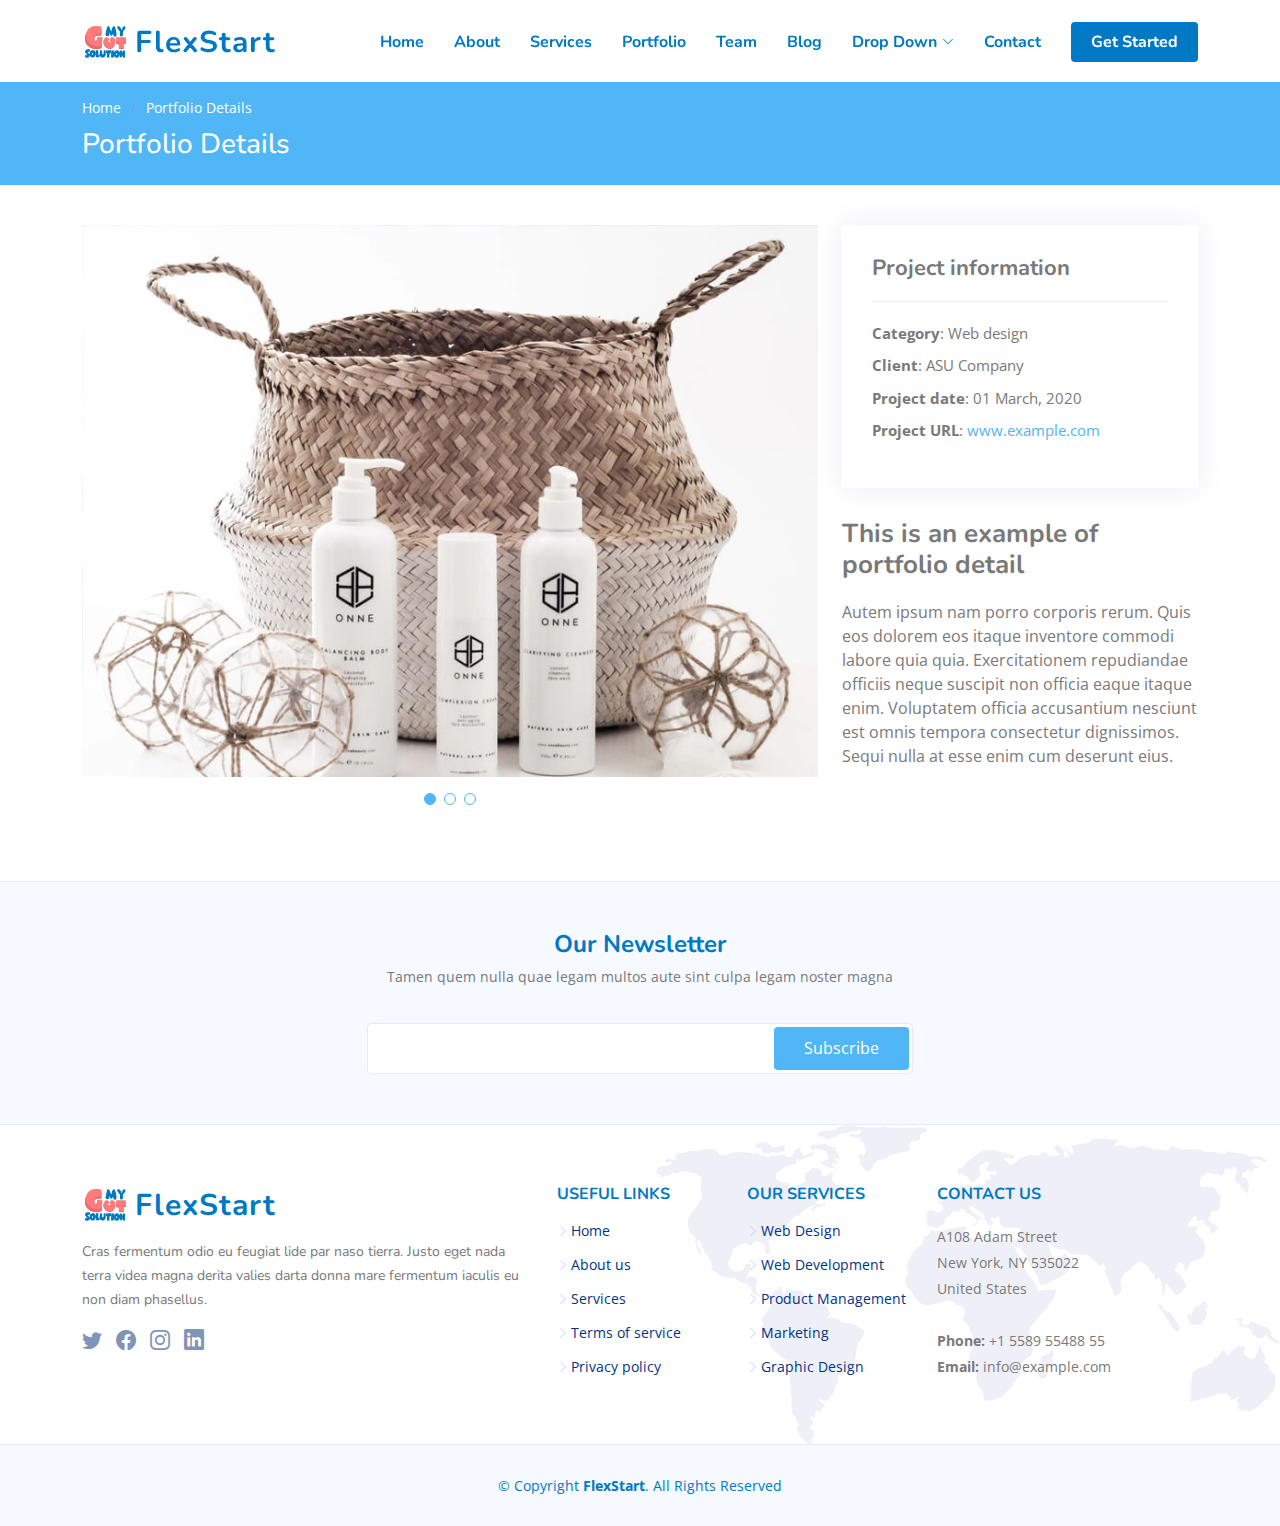
<file: portfolio-details.html>
<!DOCTYPE html>
<html lang="en">

<head>
  <meta charset="utf-8">
  <meta content="width=device-width, initial-scale=1.0" name="viewport">

  <title>Portfolio Details - FlexStart Bootstrap Template</title>
  <meta content="" name="description">
  <meta content="" name="keywords">

  <!-- Favicons -->
  <link href="assets/img/favicon.png" rel="icon">
  <link href="assets/img/apple-touch-icon.png" rel="apple-touch-icon">

  <!-- Google Fonts -->
  <link href="https://fonts.googleapis.com/css?family=Open+Sans:300,300i,400,400i,600,600i,700,700i|Nunito:300,300i,400,400i,600,600i,700,700i|Poppins:300,300i,400,400i,500,500i,600,600i,700,700i" rel="stylesheet">

  <!-- Vendor CSS Files -->
  <link href="assets/vendor/bootstrap/css/bootstrap.min.css" rel="stylesheet">
  <link href="assets/vendor/bootstrap-icons/bootstrap-icons.css" rel="stylesheet">
  <link href="assets/vendor/aos/aos.css" rel="stylesheet">
  <link href="assets/vendor/remixicon/remixicon.css" rel="stylesheet">
  <link href="assets/vendor/swiper/swiper-bundle.min.css" rel="stylesheet">
  <link href="assets/vendor/glightbox/css/glightbox.min.css" rel="stylesheet">

  <!-- Template Main CSS File -->
  <link href="assets/css/style.css" rel="stylesheet">

  <!-- =======================================================
  * Template Name: FlexStart - v1.0.0
  * Template URL: https://bootstrapmade.com/flexstart-bootstrap-startup-template/
  * Author: BootstrapMade.com
  * License: https://bootstrapmade.com/license/
  ======================================================== -->
</head>

<body>

  <!-- ======= Header ======= -->
  <header id="header" class="header fixed-top">
    <div class="container-fluid container-xl d-flex align-items-center justify-content-between">

      <a href="index.html" class="logo d-flex align-items-center">
        <img src="assets/img/logo.png" alt="">
        <span>FlexStart</span>
      </a>

      <nav id="navbar" class="navbar">
        <ul>
          <li><a class="nav-link scrollto " href="#header">Home</a></li>
          <li><a class="nav-link scrollto" href="#about">About</a></li>
          <li><a class="nav-link scrollto" href="#services">Services</a></li>
          <li><a class="nav-link scrollto" href="#portfolio">Portfolio</a></li>
          <li><a class="nav-link scrollto" href="#team">Team</a></li>
          <li><a href="blog.html">Blog</a></li>
          <li class="dropdown"><a href="#"><span>Drop Down</span> <i class="bi bi-chevron-down"></i></a>
            <ul>
              <li><a href="#">Drop Down 1</a></li>
              <li class="dropdown"><a href="#"><span>Deep Drop Down</span> <i class="bi bi-chevron-right"></i></a>
                <ul>
                  <li><a href="#">Deep Drop Down 1</a></li>
                  <li><a href="#">Deep Drop Down 2</a></li>
                  <li><a href="#">Deep Drop Down 3</a></li>
                  <li><a href="#">Deep Drop Down 4</a></li>
                  <li><a href="#">Deep Drop Down 5</a></li>
                </ul>
              </li>
              <li><a href="#">Drop Down 2</a></li>
              <li><a href="#">Drop Down 3</a></li>
              <li><a href="#">Drop Down 4</a></li>
            </ul>
          </li>
          <li><a class="nav-link scrollto" href="#contact">Contact</a></li>
          <li><a class="getstarted scrollto" href="#about">Get Started</a></li>
        </ul>
        <i class="bi bi-list mobile-nav-toggle"></i>
      </nav><!-- .navbar -->

    </div>
  </header><!-- End Header -->

  <main id="main">

    <!-- ======= Breadcrumbs ======= -->
    <section class="breadcrumbs">
      <div class="container">

        <ol>
          <li><a href="index.html">Home</a></li>
          <li>Portfolio Details</li>
        </ol>
        <h2>Portfolio Details</h2>

      </div>
    </section><!-- End Breadcrumbs -->

    <!-- ======= Portfolio Details Section ======= -->
    <section id="portfolio-details" class="portfolio-details">
      <div class="container">

        <div class="row gy-4">

          <div class="col-lg-8">
            <div class="portfolio-details-slider swiper-container">
              <div class="swiper-wrapper align-items-center">

                <div class="swiper-slide">
                  <img src="assets/img/portfolio/portfolio-1.jpg" alt="">
                </div>

                <div class="swiper-slide">
                  <img src="assets/img/portfolio/portfolio-2.jpg" alt="">
                </div>

                <div class="swiper-slide">
                  <img src="assets/img/portfolio/portfolio-3.jpg" alt="">
                </div>

              </div>
              <div class="swiper-pagination"></div>
            </div>
          </div>

          <div class="col-lg-4">
            <div class="portfolio-info">
              <h3>Project information</h3>
              <ul>
                <li><strong>Category</strong>: Web design</li>
                <li><strong>Client</strong>: ASU Company</li>
                <li><strong>Project date</strong>: 01 March, 2020</li>
                <li><strong>Project URL</strong>: <a href="#">www.example.com</a></li>
              </ul>
            </div>
            <div class="portfolio-description">
              <h2>This is an example of portfolio detail</h2>
              <p>
                Autem ipsum nam porro corporis rerum. Quis eos dolorem eos itaque inventore commodi labore quia quia. Exercitationem repudiandae officiis neque suscipit non officia eaque itaque enim. Voluptatem officia accusantium nesciunt est omnis tempora consectetur dignissimos. Sequi nulla at esse enim cum deserunt eius.
              </p>
            </div>
          </div>

        </div>

      </div>
    </section><!-- End Portfolio Details Section -->

  </main><!-- End #main -->

  <!-- ======= Footer ======= -->
  <footer id="footer" class="footer">

    <div class="footer-newsletter">
      <div class="container">
        <div class="row justify-content-center">
          <div class="col-lg-12 text-center">
            <h4>Our Newsletter</h4>
            <p>Tamen quem nulla quae legam multos aute sint culpa legam noster magna</p>
          </div>
          <div class="col-lg-6">
            <form action="" method="post">
              <input type="email" name="email"><input type="submit" value="Subscribe">
            </form>
          </div>
        </div>
      </div>
    </div>

    <div class="footer-top">
      <div class="container">
        <div class="row gy-4">
          <div class="col-lg-5 col-md-12 footer-info">
            <a href="index.html" class="logo d-flex align-items-center">
              <img src="assets/img/logo.png" alt="">
              <span>FlexStart</span>
            </a>
            <p>Cras fermentum odio eu feugiat lide par naso tierra. Justo eget nada terra videa magna derita valies darta donna mare fermentum iaculis eu non diam phasellus.</p>
            <div class="social-links mt-3">
              <a href="#" class="twitter"><i class="bi bi-twitter"></i></a>
              <a href="#" class="facebook"><i class="bi bi-facebook"></i></a>
              <a href="#" class="instagram"><i class="bi bi-instagram bx bxl-instagram"></i></a>
              <a href="#" class="linkedin"><i class="bi bi-linkedin bx bxl-linkedin"></i></a>
            </div>
          </div>

          <div class="col-lg-2 col-6 footer-links">
            <h4>Useful Links</h4>
            <ul>
              <li><i class="bi bi-chevron-right"></i> <a href="#">Home</a></li>
              <li><i class="bi bi-chevron-right"></i> <a href="#">About us</a></li>
              <li><i class="bi bi-chevron-right"></i> <a href="#">Services</a></li>
              <li><i class="bi bi-chevron-right"></i> <a href="#">Terms of service</a></li>
              <li><i class="bi bi-chevron-right"></i> <a href="#">Privacy policy</a></li>
            </ul>
          </div>

          <div class="col-lg-2 col-6 footer-links">
            <h4>Our Services</h4>
            <ul>
              <li><i class="bi bi-chevron-right"></i> <a href="#">Web Design</a></li>
              <li><i class="bi bi-chevron-right"></i> <a href="#">Web Development</a></li>
              <li><i class="bi bi-chevron-right"></i> <a href="#">Product Management</a></li>
              <li><i class="bi bi-chevron-right"></i> <a href="#">Marketing</a></li>
              <li><i class="bi bi-chevron-right"></i> <a href="#">Graphic Design</a></li>
            </ul>
          </div>

          <div class="col-lg-3 col-md-12 footer-contact text-center text-md-start">
            <h4>Contact Us</h4>
            <p>
              A108 Adam Street <br>
              New York, NY 535022<br>
              United States <br><br>
              <strong>Phone:</strong> +1 5589 55488 55<br>
              <strong>Email:</strong> info@example.com<br>
            </p>

          </div>

        </div>
      </div>
    </div>

    <div class="container">
      <div class="copyright">
        &copy; Copyright <strong><span>FlexStart</span></strong>. All Rights Reserved
      </div>
      
    </div>
  </footer><!-- End Footer -->

  <a href="#" class="back-to-top d-flex align-items-center justify-content-center"><i class="bi bi-arrow-up-short"></i></a>

  <!-- Vendor JS Files -->
  <script src="assets/vendor/bootstrap/js/bootstrap.bundle.js"></script>
  <script src="assets/vendor/aos/aos.js"></script>
  <script src="assets/vendor/php-email-form/validate.js"></script>
  <script src="assets/vendor/swiper/swiper-bundle.min.js"></script>
  <script src="assets/vendor/purecounter/purecounter.js"></script>
  <script src="assets/vendor/isotope-layout/isotope.pkgd.min.js"></script>
  <script src="assets/vendor/glightbox/js/glightbox.min.js"></script>

  <!-- Template Main JS File -->
  <script src="assets/js/main.js"></script>

</body>

</html>
</file>
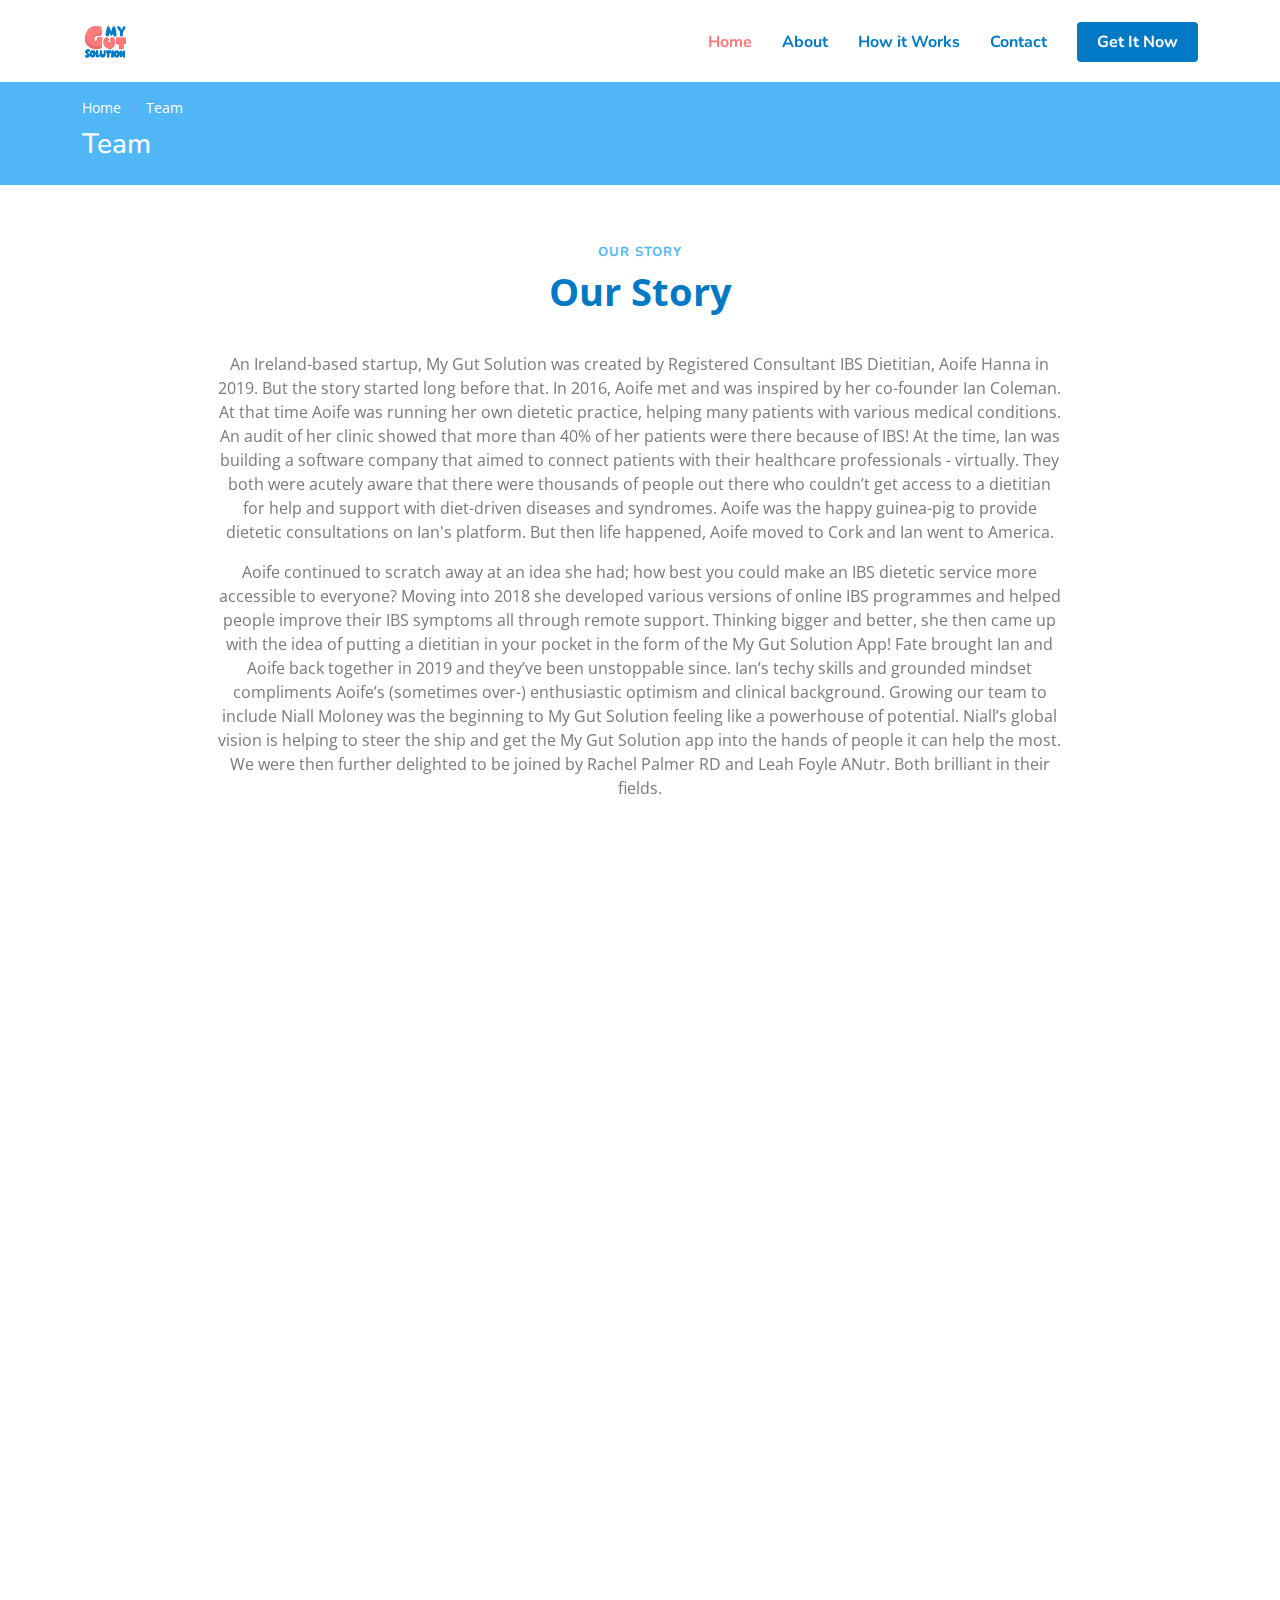
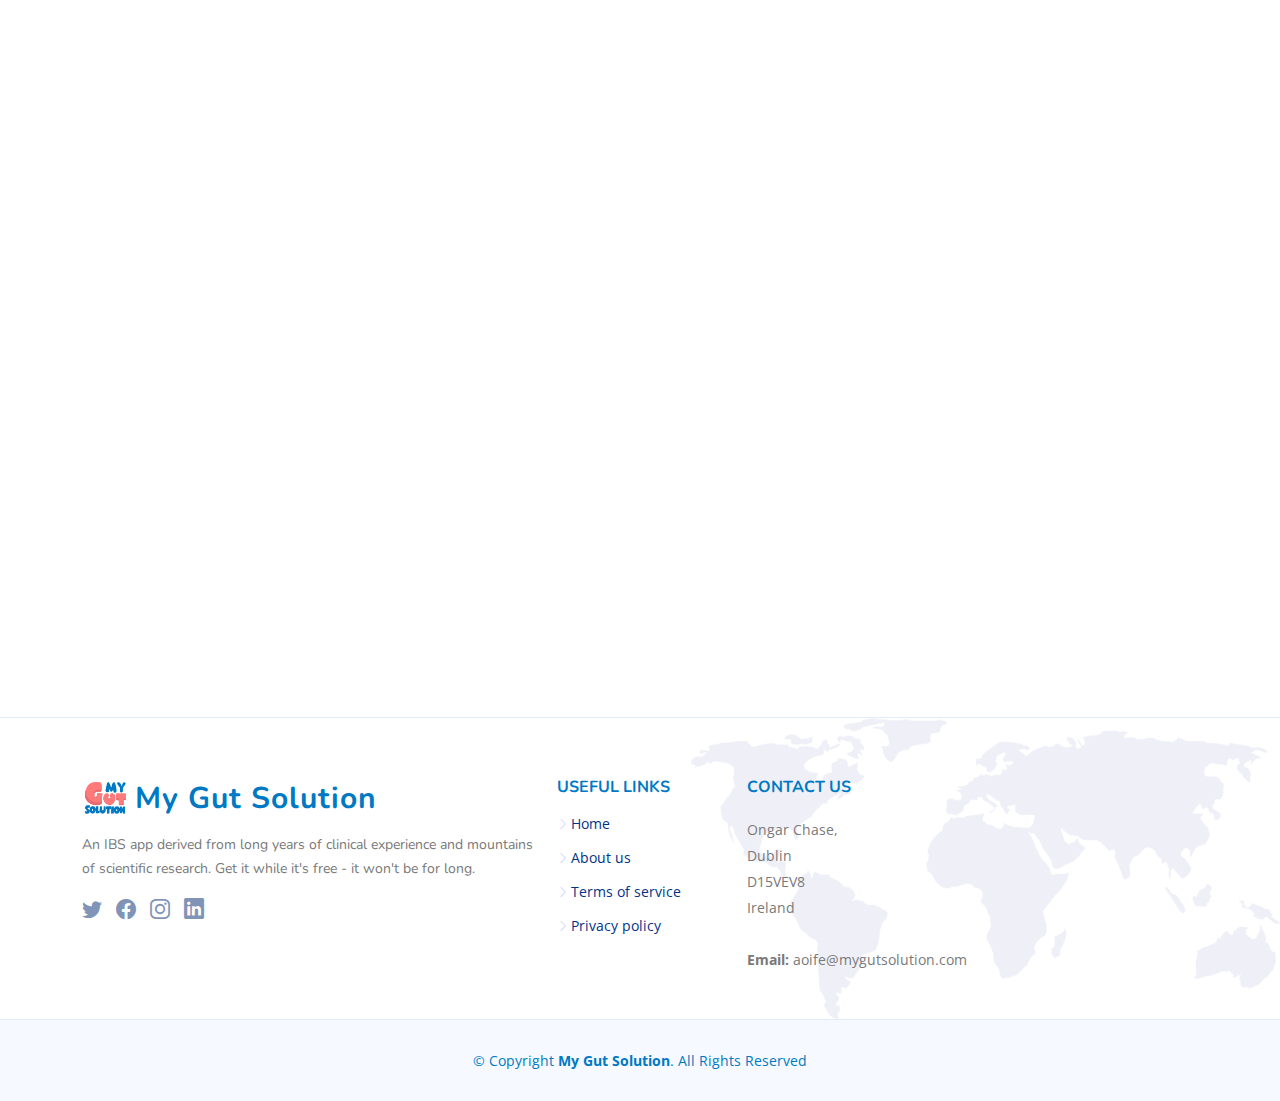
<file: team.html>
<!DOCTYPE html>
<html lang="en">

<head>
  <meta charset="utf-8">
  <meta content="width=device-width, initial-scale=1.0" name="viewport">

  <title>My Gut Solution; Team and Story</title>
  <meta content="" name="description">

  <meta content="" name="keywords">

  <!-- Favicons -->
  <link href="assets/img/logo_cropped_hardest_ian.png" rel="icon">
  <link href="assets/img/apple-touch-icon.png" rel="apple-touch-icon">

  <!-- Google Fonts -->
  <link href="https://fonts.googleapis.com/css?family=Open+Sans:300,300i,400,400i,600,600i,700,700i|Nunito:300,300i,400,400i,600,600i,700,700i|Poppins:300,300i,400,400i,500,500i,600,600i,700,700i" rel="stylesheet">

  <!-- Vendor CSS Files -->
  <link href="assets/vendor/bootstrap/css/bootstrap.min.css" rel="stylesheet">
  <link href="assets/vendor/bootstrap-icons/bootstrap-icons.css" rel="stylesheet">
  <link href="assets/vendor/aos/aos.css" rel="stylesheet">
  <link href="assets/vendor/remixicon/remixicon.css" rel="stylesheet">
  <link href="assets/vendor/swiper/swiper-bundle.min.css" rel="stylesheet">
  <link href="assets/vendor/glightbox/css/glightbox.min.css" rel="stylesheet">

  <!-- Template Main CSS File -->
  <link href="assets/css/style.css" rel="stylesheet">

  <!-- =======================================================
  * Template Name: FlexStart - v1.0.0
  * Template URL: https://bootstrapmade.com/flexstart-bootstrap-startup-template/
  * Author: BootstrapMade.com
  * License: https://bootstrapmade.com/license/
  ======================================================== -->
</head>

<body>

  <!-- ======= Header ======= -->
  <header id="header" class="header fixed-top">
    <div class="container-fluid container-xl d-flex align-items-center justify-content-between">

      <a href="index.html" class="logo d-flex align-items-center">
        <img src="assets/img/logo.png" alt="">
        <span></span>
      </a>

      <nav id="navbar" class="navbar">
        <ul>
          <li><a class="nav-link scrollto active " href="index.html">Home</a></li>
          <li><a class="nav-link scrollto" href="index.html#about">About</a></li>
          <li><a class="nav-link scrollto" href="index.html#AppFeatures">How it Works</a></li>
          <li><a href="contact.html">Contact</a></li>
          <li><a class="getstarted scrollto" href="getitnow.html">Get It Now</a></li>
        </ul>
        <i class="bi bi-list mobile-nav-toggle"></i>
      </nav><!-- .navbar -->

    </div>
  </header><!-- End Header -->

  <main id="main">


    <!-- ======= Breadcrumbs ======= -->
    <section class="breadcrumbs">
      <div class="container">

        <ol>
          <li><a href="index.html">Home</a></li>
          <li>Team</li>
        </ol>
        <h2>Team</h2>

      </div>
    </section><!-- End Breadcrumbs -->

<!--     <section class="inner-page">
      <div class="container">
        <p>
          Example inner page template
        </p>
      </div>
    </section> -->

    <!-- ======= Story Section ======= -->
    <section id="story" class="story"> 
      <header class="section-header">
        <h2>Our Story</h2>
        <p>Our Story</p>
      </header>
      <div class="row gy-4">
        <div class="col-md-2 d-flex">
        </div>
        <div class="col-md-8 d-flex text-center align-items-stretch" data-aos="fade-up" data-aos-delay="100">
          <p class="tab-pane fade show active"> 
            An Ireland-based startup, My Gut Solution was created by Registered Consultant IBS Dietitian, Aoife Hanna in 2019. But the story started long before that. In 2016, Aoife met and was inspired by her co-founder Ian Coleman.  At that time Aoife was running her own dietetic practice, helping many patients with various medical conditions. An audit of her clinic showed that more than 40% of her patients were there because of IBS! At the time, Ian was building a software company that aimed to connect patients with their healthcare professionals - virtually.  They both were acutely aware that there were thousands of people out there who couldn’t get access to a dietitian for help and support with diet-driven diseases and syndromes. Aoife was the happy guinea-pig to provide dietetic consultations on Ian's platform. But then life happened, Aoife moved to Cork and Ian went to America. 
          </p>
        </div>
        <div class="col-md-2 d-flex">
        </div>
      </div>

      <div class="row gy-4">
        <div class="col-md-2 d-flex">
        </div>
        <div class="col-md-8 d-flex text-center align-items-stretch" data-aos="fade-up" data-aos-delay="100">
          <p class="tab-pane fade show active"> 
            Aoife continued to scratch away at an idea she had; how best you could make an IBS dietetic service more accessible to everyone? Moving into 2018 she developed various versions of online IBS programmes and helped people improve their IBS symptoms all through remote support. Thinking bigger and better, she then came up with the idea of putting a dietitian in your pocket in the form of the My Gut Solution App! 

            Fate brought Ian and Aoife back together in 2019 and they’ve been unstoppable since. Ian’s techy skills and grounded mindset compliments Aoife’s (sometimes over-) enthusiastic optimism and clinical background. Growing our team to include Niall Moloney was the beginning to My Gut Solution feeling like a powerhouse of potential. Niall’s global vision is helping to steer the ship and get the My Gut Solution app into the hands of people it can help the most. We were then further delighted to be joined by Rachel Palmer RD and Leah Foyle ANutr. Both brilliant in their fields.
          </p>
        </div>
        <div class="col-md-2 d-flex">
        </div>
      </div>

    </section>

    <!-- ======= Team Section ======= -->
    <section id="team" class="team">

      <div class="container" data-aos="fade-up">

        <header class="section-header">
          <h2>Team</h2>
          <p>Our hard working team</p>
        </header>

        <div class="row gy-4">

          <div class="col-lg-3 col-md-6 d-flex align-items-stretch" data-aos="fade-up" data-aos-delay="100">
            <div class="member">
              <div class="member-img">
                <img src="assets/img/AoifeHanna.jpg" class="img-fluid" alt="">
                <div class="social">
                  <a href=""><i class="bi bi-twitter"></i></a>
                  <a href=""><i class="bi bi-facebook"></i></a>
                  <a href=""><i class="bi bi-instagram"></i></a>
                  <a href=""><i class="bi bi-linkedin"></i></a>
                </div>
              </div>
              <div class="member-info">
                <h4>Aoife Hanna</h4>
                <span>CEO & Founder</span>
                <p>Aoife, founder and CEO, is a Registered Consultant Dietitian & Clinical Nutritionist with over ten years of dietetic experience. Aoife is obsessed with dietetics, her goal is to make dietetic services accessible to all. Aoife has worked as a dietitian in the NHS Wales, HSE Ireland, Uganda and New Zealand health service. She has also had the fortunate opportunity to work with several world-renowned companies such as Google and Microsoft. Always one to drag people into the trenches with her, Aoife has been lucky enough to attract a high calibre of passionate skilled professionals and mentors to join her on this journey.</p>
              </div>
            </div>
          </div>

          <div class="col-lg-3 col-md-6 d-flex align-items-stretch" data-aos="fade-up" data-aos-delay="200">
            <div class="member">
              <div class="member-img">
                <img src="assets/img/IanColeman.jpg" class="img-fluid" alt="">
                <div class="social">
                  <a href=""><i class="bi bi-twitter"></i></a>
                  <a href=""><i class="bi bi-facebook"></i></a>
                  <a href=""><i class="bi bi-instagram"></i></a>
                  <a href=""><i class="bi bi-linkedin"></i></a>
                </div>
              </div>
              <div class="member-info">
                <h4>Ian Coleman</h4>
                <span>CTO & Co-Founder</span>
                <p>Ian, co-founder and CTO is a bioinformatician with significant startup experience including qualifying for Ireland’s Best Young Entrepreneur national final in 2014 and, separately, a 2018 acquisition. Ian has experience in developing and selling healthcare software, has carried out research with four of the World’s top-100 universities and has professionally generated bioinformatic health insights as part of a partner team to a global pharmaceutical company.</p>
              </div>
            </div>
          </div>

          <div class="col-lg-3 col-md-6 d-flex align-items-stretch" data-aos="fade-up" data-aos-delay="300">
            <div class="member">
              <div class="member-img">
                <img src="assets/img/NiallMoloney.jpg" class="img-fluid" alt="">
                <div class="social">
                  <a href=""><i class="bi bi-twitter"></i></a>
                  <a href=""><i class="bi bi-facebook"></i></a>
                  <a href=""><i class="bi bi-instagram"></i></a>
                  <a href=""><i class="bi bi-linkedin"></i></a>
                </div>
              </div>
              <div class="member-info">
                <h4>Niall Moloney</h4>
                <span>Clinical Lead & Co-Founder</span>
                <p>A seasoned entrepreneur, sales director and dietitian, Niall has extensive experience in the startup world as well as in digital healthcare. Having set up his own successful health food brand in 2016, Niall  raised money in both Ireland and the USA to fund the expansion of the brand. More recently Niall has turned his focus to the world of digital health and in particular IBS care. Having served as a senior member of the management team as VP Business Development in a similar health tech startup, Niall successfully developed a number of strategic partnerships across the medical, industrial and retail sectors. In particular, Niall has an extensive network in the clinical sector and large FMCG/Pharma companies. He has worked in partnership with some of the leading IBS medical institutes across the UK and US including London Digestive Clinic (HCA, Harley Street), King’s College Hospital, London, Michigan Medicine, John Hopkins University among others. </p>
              </div>
            </div>
          </div>

          <div class="col-lg-3 col-md-6 d-flex align-items-stretch" data-aos="fade-up" data-aos-delay="400">
            <div class="member">
              <div class="member-img">
                <img src="assets/img/Rachel.jpg" class="img-fluid" alt="">
                <div class="social">
                  <a href=""><i class="bi bi-twitter"></i></a>
                  <a href=""><i class="bi bi-facebook"></i></a>
                  <a href=""><i class="bi bi-instagram"></i></a>
                  <a href=""><i class="bi bi-linkedin"></i></a>
                </div>
              </div>
              <div class="member-info">
                <h4>Rachel Palmer</h4>
                <span>Dietitian-Chef</span>
                <p>Rachel is a registered dietitian who works as a community dietitian, providing tailored evidence-based nutrition advice to clients of all ages. From a young age, cooking and baking played a fundamental role in Rachel's life. Over the years, she developed her skills at home cooking with her mum whenever she could. She then progressed on to work in a top restaurant kitchen in Kinsale, Co. Cork, where she gained invaluable experience working with food. Rachel appreciates the value of excellent tasting food, which is simple, local and also nutritious.</p>
              </div>
            </div>
          </div>

        </div>

      </div>

    </section>

    <!-- End Team Section -->

    <!-- ======= Footer ======= -->
  <footer id="footer" class="footer">

<!--     <div class="footer-newsletter">
      <div class="container">
        <div class="row justify-content-center">
          <div class="col-lg-12 text-center">
            <h4>Our Newsletter</h4>
            <p>Tamen quem nulla quae legam multos aute sint culpa legam noster magna</p>
          </div>
          <div class="col-lg-6">
            <form action="" method="post">
              <input type="email" name="email"><input type="submit" value="Subscribe">
            </form>
          </div>
        </div>
      </div>
    </div> -->

    <div class="footer-top">
      <div class="container">
        <div class="row gy-4">
          <div class="col-lg-5 col-md-12 footer-info">
            <a href="index.html" class="logo d-flex align-items-center">
              <img src="assets/img/logo.png" alt="">
              <span href="#about">My Gut Solution</span>
            </a>
            <p>An IBS app derived from long years of clinical experience and mountains of scientific research. Get it while it's free - it won't be for long.</p>
            <div class="social-links mt-3">
              <a href="#" class="twitter"><i class="bi bi-twitter"></i></a>
              <a href="#" class="facebook"><i class="bi bi-facebook"></i></a>
              <a href="#" class="instagram"><i class="bi bi-instagram bx bxl-instagram"></i></a>
              <a href="#" class="linkedin"><i class="bi bi-linkedin bx bxl-linkedin"></i></a>
            </div>
          </div>

          <div class="col-lg-2 col-6 footer-links">
            <h4>Useful Links</h4>
            <ul>
              <li><i class="bi bi-chevron-right"></i> <a href="#">Home</a></li>
              <li><i class="bi bi-chevron-right"></i> <a href="team.html">About us</a></li>
      <!--         <li><i class="bi bi-chevron-right"></i> <a href="#">Services</a></li> -->
              <li><i class="bi bi-chevron-right"></i> <a href="#">Terms of service</a></li>
              <li><i class="bi bi-chevron-right"></i> <a href="#">Privacy policy</a></li>
            </ul>
          </div>

<!--           <div class="col-lg-2 col-6 footer-links">
            <h4>Our Services</h4>
            <ul>
              <li><i class="bi bi-chevron-right"></i> <a href="#">Web Design</a></li>
              <li><i class="bi bi-chevron-right"></i> <a href="#">Web Development</a></li>
              <li><i class="bi bi-chevron-right"></i> <a href="#">Product Management</a></li>
              <li><i class="bi bi-chevron-right"></i> <a href="#">Marketing</a></li>
              <li><i class="bi bi-chevron-right"></i> <a href="#">Graphic Design</a></li>
            </ul>
          </div> -->

          <div class="col-lg-3 col-md-12 footer-contact text-center text-md-start">
            <h4>Contact Us</h4>
            <p>
              Ongar Chase,<br> Dublin <br> D15VEV8<br>
              Ireland <br><br>
<!--               <strong>Phone:</strong> +1 5589 55488 55<br>
 -->              <strong>Email:</strong> aoife@mygutsolution.com<br>
            </p>

          </div>

        </div>
      </div>
    </div>

    <div class="container">
      <div class="copyright">
        &copy; Copyright <strong><span>My Gut Solution</span></strong>. All Rights Reserved
      </div>
      
    </div>
  </footer><!-- End Footer -->

  <a href="#" class="back-to-top d-flex align-items-center justify-content-center"><i class="bi bi-arrow-up-short"></i></a>

  <!-- Vendor JS Files -->
  <script src="assets/vendor/bootstrap/js/bootstrap.bundle.js"></script>
  <script src="assets/vendor/aos/aos.js"></script>
  <script src="assets/vendor/php-email-form/validate.js"></script>
  <script src="assets/vendor/swiper/swiper-bundle.min.js"></script>
  <script src="assets/vendor/purecounter/purecounter.js"></script>
  <script src="assets/vendor/isotope-layout/isotope.pkgd.min.js"></script>
  <script src="assets/vendor/glightbox/js/glightbox.min.js"></script>

  <!-- Template Main JS File -->
  <script src="assets/js/main.js"></script>

</body>

</html>
</file>
<file: assets/css/style.css>
/**
* Template Name: FlexStart - v1.0.0
* Template URL: https://bootstrapmade.com/flexstart-bootstrap-startup-template/
* Author: BootstrapMade.com
* License: https://bootstrapmade.com/license/
*/

/*--------------------------------------------------------------
# General
--------------------------------------------------------------*/
:root {
  scroll-behavior: smooth;
}

body {
  font-family: "Open Sans", sans-serif;
  color: #797979;
}

a {
  color: #51B6F5;
  text-decoration: none;
}

a:hover {
  color: #717ff5;
  text-decoration: none;
}

h1, h2, h3, h4, h5, h6 {
  font-family: "Nunito", sans-serif;
}


/*Ian Classes and overrides*/
.icon-box p {
  color: #409BD3 !important;
}

.icon-box h4 {
  color: #FF7A7B !important;
}
/*--------------------------------------------------------------
# Sections
--------------------------------------------------------------*/
section {
  padding: 60px 0;
  overflow: hidden;
}

.section-header {
  text-align: center;
  padding-bottom: 40px;
}

.section-header h2 {
  font-size: 13px;
  letter-spacing: 1px;
  font-weight: 700;
  margin: 0;
  color: #51B6F5;
  text-transform: uppercase;
}

.section-header p {
  margin: 10px 0 0 0;
  padding: 0;
  font-size: 38px;
  line-height: 42px;
  font-weight: 700;
  color: #0079C4;
}

@media (max-width: 768px) {
  .section-header p {
    font-size: 28px;
    line-height: 32px;
  }
}

/*--------------------------------------------------------------
# Breadcrumbs
--------------------------------------------------------------*/
.breadcrumbs {
  padding: 15px 0;
  background: #51B6F5;
  min-height: 40px;
  margin-top: 82px;
  color: #fff;
}

@media (max-width: 992px) {
  .breadcrumbs {
    margin-top: 57px;
  }
}

.breadcrumbs h2 {
  font-size: 28px;
  font-weight: 500;
}

.breadcrumbs ol {
  display: flex;
  flex-wrap: wrap;
  list-style: none;
  padding: 0 0 10px 0;
  margin: 0;
  font-size: 14px;
}

.breadcrumbs ol a {
  color: #fff;
  transition: 0.3s;
}

.breadcrumbs ol a:hover {
  text-decoration: underline;
}

.breadcrumbs ol li + li {
  padding-left: 10px;
}

.breadcrumbs ol li + li::before {
  display: inline-block;
  padding-right: 10px;
  color: #8894f6;
  content: "/";
}

/*--------------------------------------------------------------
# Back to top button
--------------------------------------------------------------*/
.back-to-top {
  position: fixed;
  visibility: hidden;
  opacity: 0;
  right: 15px;
  bottom: 15px;
  z-index: 99999;
  background: #51B6F5;
  width: 40px;
  height: 40px;
  border-radius: 4px;
  transition: all 0.4s;
}

.back-to-top i {
  font-size: 24px;
  color: #fff;
  line-height: 0;
}

.back-to-top:hover {
  background: #6776f4;
  color: #fff;
}

.back-to-top.active {
  visibility: visible;
  opacity: 1;
}

/*--------------------------------------------------------------
# Disable aos animation delay on mobile devices
--------------------------------------------------------------*/
@media screen and (max-width: 768px) {
  [data-aos-delay] {
    transition-delay: 0 !important;
  }
}

/*--------------------------------------------------------------
# Header
--------------------------------------------------------------*/
.header {
  transition: all 0.5s;
  z-index: 997;
  padding: 20px 0;
}

.header.header-scrolled {
  background: #fff;
  padding: 15px 0;
  box-shadow: 0px 2px 20px rgba(1, 41, 112, 0.1);
}

.header .logo {
  line-height: 0;
}

.header .logo img {
  max-height: 40px;
  margin-right: 6px;
}

.header .logo span {
  font-size: 30px;
  font-weight: 700;
  letter-spacing: 1px;
  color: #0079C4;
  font-family: "Nunito", sans-serif;
  margin-top: 3px;
}

/*--------------------------------------------------------------
# Navigation Menu
--------------------------------------------------------------*/
/**
* Desktop Navigation 
*/
.navbar {
  padding: 0;
}

.navbar ul {
  margin: 0;
  padding: 0;
  display: flex;
  list-style: none;
  align-items: center;
}

.navbar li {
  position: relative;
}

.navbar a {
  display: flex;
  align-items: center;
  justify-content: space-between;
  padding: 10px 0 10px 30px;
  font-family: "Nunito", sans-serif;
  font-size: 16px;
  font-weight: 700;
  color: #0079C4;
  white-space: nowrap;
  transition: 0.3s;
}

.navbar a i {
  font-size: 12px;
  line-height: 0;
  margin-left: 5px;
}

.navbar a:hover, .navbar .active, .navbar li:hover > a {
  color: #FF7A7B;
}

.navbar .getstarted {
  background: #0079C4;
  padding: 8px 20px;
  margin-left: 30px;
  border-radius: 4px;
  color: #fff;
}

.navbar .getstarted:hover {
  color: #fff;
  background: #5969f3;
}

.navbar .dropdown ul {
  display: block;
  position: absolute;
  left: 14px;
  top: calc(100% + 30px);
  margin: 0;
  padding: 10px 0;
  z-index: 99;
  opacity: 0;
  visibility: hidden;
  background: #fff;
  box-shadow: 0px 0px 30px rgba(127, 137, 161, 0.25);
  transition: 0.3s;
  border-radius: 4px;
}

.navbar .dropdown ul li {
  min-width: 200px;
}

.navbar .dropdown ul a {
  padding: 10px 20px;
  font-size: 15px;
  text-transform: none;
  font-weight: 600;
}

.navbar .dropdown ul a i {
  font-size: 12px;
}

.navbar .dropdown ul a:hover, .navbar .dropdown ul .active:hover, .navbar .dropdown ul li:hover > a {
  color: #51B6F5;
}

.navbar .dropdown:hover > ul {
  opacity: 1;
  top: 100%;
  visibility: visible;
}

.navbar .dropdown .dropdown ul {
  top: 0;
  left: calc(100% - 30px);
  visibility: hidden;
}

.navbar .dropdown .dropdown:hover > ul {
  opacity: 1;
  top: 0;
  left: 100%;
  visibility: visible;
}

@media (max-width: 1366px) {
  .navbar .dropdown .dropdown ul {
    left: -90%;
  }
  .navbar .dropdown .dropdown:hover > ul {
    left: -100%;
  }
}

/**
* Mobile Navigation 
*/
.mobile-nav-toggle {
  color: #0079C4;
  font-size: 28px;
  cursor: pointer;
  display: none;
  line-height: 0;
  transition: 0.5s;
}

.mobile-nav-toggle.bi-x {
  color: #fff;
}

@media (max-width: 991px) {
  .mobile-nav-toggle {
    display: block;
  }
  .navbar ul {
    display: none;
  }
}

.navbar-mobile {
  position: fixed;
  overflow: hidden;
  top: 0;
  right: 0;
  left: 0;
  bottom: 0;
  background: rgba(1, 22, 61, 0.9);
  transition: 0.3s;
}

.navbar-mobile .mobile-nav-toggle {
  position: absolute;
  top: 15px;
  right: 15px;
}

.navbar-mobile ul {
  display: block;
  position: absolute;
  top: 55px;
  right: 15px;
  bottom: 15px;
  left: 15px;
  padding: 10px 0;
  border-radius: 10px;
  background-color: #fff;
  overflow-y: auto;
  transition: 0.3s;
}

.navbar-mobile a {
  padding: 10px 20px;
  font-size: 15px;
  color: #0079C4;
}

.navbar-mobile a:hover, .navbar-mobile .active, .navbar-mobile li:hover > a {
  color: #51B6F5;
}

.navbar-mobile .getstarted {
  margin: 15px;
}

.navbar-mobile .dropdown ul {
  position: static;
  display: none;
  margin: 10px 20px;
  padding: 10px 0;
  z-index: 99;
  opacity: 1;
  visibility: visible;
  background: #fff;
  box-shadow: 0px 0px 30px rgba(127, 137, 161, 0.25);
}

.navbar-mobile .dropdown ul li {
  min-width: 200px;
}

.navbar-mobile .dropdown ul a {
  padding: 10px 20px;
}

.navbar-mobile .dropdown ul a i {
  font-size: 12px;
}

.navbar-mobile .dropdown ul a:hover, .navbar-mobile .dropdown ul .active:hover, .navbar-mobile .dropdown ul li:hover > a {
  color: #51B6F5;
}

.navbar-mobile .dropdown > .dropdown-active {
  display: block;
}

/*--------------------------------------------------------------
# Hero Section
--------------------------------------------------------------*/
.hero {
  width: 100%;
  height: 100vh;
  background: url(../img/hero-bg.png) top center no-repeat;
  background-size: cover;
}

.hero h1 {
  margin: 0;
  font-size: 48px;
  font-weight: 700;
  color: #0079C4;
}

.hero h2 {
  color: #424242;
  margin: 15px 0 0 0;
  font-size: 26px;
}

.hero .btn-get-started {
  text-align: center;
  margin-top: 30px;
  line-height: 25px;
  padding: 15px 40px;
  border-radius: 4px;
  transition: 0.5s;
  color: #fff;
  background: #FF7A7B;
  box-shadow: 0px 5px 30px rgba(65, 84, 241, 0.4);
}

.hero .btn-get-started span {
  font-family: "Nunito", sans-serif;
  font-weight: 600;
  font-size: 16px;
  letter-spacing: 1px;
}

.hero .btn-get-started i {
  margin-left: 5px;
  font-size: 18px;
  transition: 0.3s;
}

.hero .btn-get-started:hover i {
  transform: translateX(5px);
}

.hero .hero-img {
  text-align: right;
}

@media (min-width: 1024px) {
  .hero {
    background-attachment: fixed;
  }
}

@media (max-width: 991px) {
  .hero {
    height: auto;
    padding: 120px 0 60px 0;
  }
  .hero .hero-img {
    text-align: center;
    margin-top: 80px;
  }
  .hero .hero-img img {
    width: 80%;
  }
}

@media (max-width: 768px) {
  .hero {
    text-align: center;
  }
  .hero h1 {
    font-size: 32px;
  }
  .hero h2 {
    font-size: 24px;
  }
  .hero .hero-img img {
    width: 100%;
  }
}

/*--------------------------------------------------------------
# Index Page
--------------------------------------------------------------*/
/*--------------------------------------------------------------
# About
--------------------------------------------------------------*/
.about .content {
  background-color: #f6f9ff;
  padding: 40px;
}

.about h3 {
  font-size: 14px;
  font-weight: 700;
  color: #51B6F5;
  text-transform: uppercase;
}

.about h2 {
  font-size: 24px;
  font-weight: 700;
  color: #0079C4;
}

.about p {
  margin: 15px 0 30px 0;
  line-height: 24px;
  color: #797979;
}

.about .btn-read-more {
  line-height: 0;
  padding: 15px 40px;
  border-radius: 4px;
  transition: 0.5s;
  color: #fff;
  background: #FF7A7B;
  box-shadow: 0px 5px 25px rgba(65, 84, 241, 0.3);
}

.about .btn-read-more span {
  font-family: "Nunito", sans-serif;
  font-weight: 600;
  font-size: 16px;
  letter-spacing: 1px;
}

.about .btn-read-more i {
  margin-left: 5px;
  font-size: 18px;
  transition: 0.3s;
}

.about .btn-read-more:hover i {
  transform: translateX(5px);
}

/*--------------------------------------------------------------
# Values
--------------------------------------------------------------*/
.values .box {
  padding: 30px;
  box-shadow: 0px 0 5px rgba(1, 41, 112, 0.08);
  text-align: center;
  transition: 0.3s;
  height: 100%;
}

.values .box img {
  padding: 30px 50px;
  transition: 0.5s;
  transform: scale(1.1);
}

.values .box h3 {
  font-size: 24px;
  color: #51B6F5;
  font-weight: 700;
  margin-bottom: 18px;
}

.values .box:hover {
  box-shadow: 0px 0 30px rgba(1, 41, 112, 0.08);
}

.values .box:hover img {
  transform: scale(1);
}

/*--------------------------------------------------------------
# Counts
--------------------------------------------------------------*/
.counts {
  padding: 70px 0 60px;
}

.counts .count-box {
  display: flex;
  align-items: center;
  padding: 30px;
  width: 100%;
  background: #fff;
  box-shadow: 0px 0 30px rgba(1, 41, 112, 0.08);
}

.counts .count-box i {
  font-size: 42px;
  line-height: 0;
  margin-right: 20px;
  color: #51B6F5;
}

.counts .count-box span {
  font-size: 36px;
  display: block;
  font-weight: 600;
  color: #0b198f;
}

.counts .count-box p {
  padding: 0;
  margin: 0;
  font-family: "Nunito", sans-serif;
  font-size: 14px;
}

/*--------------------------------------------------------------
# Features
--------------------------------------------------------------*/
.features .feature-box {
  padding: 24px 24px;
  box-shadow: 0px 0 30px rgba(1, 41, 112, 0.08);
  transition: 0.3s;
  height: 100%;
}

.features .feature-box h3 {
  font-size: 18px;
  color: #797979;
  font-weight: 700;
  margin: 0;
}

.features .feature-box i {
  line-height: 0;
  background: #ecf3ff;
  padding: 4px;
  margin-right: 10px;
  font-size: 24px;
  border-radius: 3px;
  transition: 0.3s;
}

.features .feature-box:hover i {
  background: #FF7A7B;
  color: #fff;
}

.features .feture-tabs {
  margin-top: 120px;
}

.features .feture-tabs h3 {
  color: #0079C4;
  font-weight: 700;
  font-size: 32px;
  margin-bottom: 10px;
}

@media (max-width: 768px) {
  .features .feture-tabs h3 {
    font-size: 28px;
  }
}

.features .feture-tabs .nav-pills {
  border-bottom: 1px solid #eee;
}

.features .feture-tabs .nav-link {
  background: none;
  text-transform: uppercase;
  font-size: 15px;
  font-weight: 600;
  color: #0079C4;
  padding: 12px 0;
  margin-right: 25px;
  margin-bottom: -2px;
  border-radius: 0;
}

.features .feture-tabs .nav-link.active {
  color: #FF7A7B;
  border-bottom: 3px solid #FF7A7B;
}

.features .feture-tabs .tab-content h4 {
  font-size: 18px;
  margin: 0;
  font-weight: 700;
  color: #0079C4;
}

.features .feture-tabs .tab-content i {
  font-size: 24px;
  line-height: 0;
  margin-right: 8px;
  color: #51B6F5;
}

.features .feature-icons {
  margin-top: 0px;
}

.features .feature-icons h3 {
  color: #797979;
  font-weight: 700;
  font-size: 32px;
  margin-bottom: 20px;
  text-align: center;
}

@media (max-width: 768px) {
  .features .feature-icons h3 {
    font-size: 28px;
  }
}

.features .feature-icons .content .icon-box {
  display: flex;
}

.features .feature-icons .content .icon-box h4 {
  font-size: 20px;
  font-weight: 700;
  margin: 0 0 10px 0;
  color: #0079C4;
}

.features .feature-icons .content .icon-box i {
  font-size: 44px;
  line-height: 44px;
  color: #51B6F5;
  margin-right: 15px;
}

.features .feature-icons .content .icon-box p {
  font-size: 15px;
  color: #0079C4;
}

/*--------------------------------------------------------------
# Services
--------------------------------------------------------------*/
.services .service-box {
  box-shadow: 0px 0 30px rgba(1, 41, 112, 0.08);
  height: 100%;
  padding: 60px 30px;
  text-align: center;
  transition: 0.3s;
  border-radius: 5px;
}

.services .service-box .icon {
  font-size: 36px;
  padding: 40px 20px;
  border-radius: 4px;
  position: relative;
  margin-bottom: 25px;
  display: inline-block;
  line-height: 0;
  transition: 0.3s;
}

.services .service-box h3 {
  color: #51B6F5;
  font-weight: 700;
}

.services .service-box .read-more {
  display: inline-flex;
  align-items: center;
  justify-content: center;
  font-weight: 600;
  font-size: 16px;
  padding: 8px 20px;
}

.services .service-box .read-more i {
  line-height: 0;
  margin-left: 5px;
  font-size: 18px;
}

.services .service-box.blue {
  border-bottom: 3px solid #2db6fa;
}

.services .service-box.blue .icon {
  color: #2db6fa;
  background: #dbf3fe;
}

.services .service-box.blue .read-more {
  color: #2db6fa;
}

.services .service-box.blue:hover {
  background: #2db6fa;
}

.services .service-box.orange {
  border-bottom: 3px solid #f68c09;
}

.services .service-box.orange .icon {
  color: #f68c09;
  background: #fde3c4;
}

.services .service-box.orange .read-more {
  color: #f68c09;
}

.services .service-box.orange:hover {
  background: #f68c09;
}

.services .service-box.green {
  border-bottom: 3px solid #08da4e;
}

.services .service-box.green .icon {
  color: #08da4e;
  background: #cffddf;
}

.services .service-box.green .read-more {
  color: #08da4e;
}

.services .service-box.green:hover {
  background: #08da4e;
}

.services .service-box.red {
  border-bottom: 3px solid #e9222c;
}

.services .service-box.red .icon {
  color: #e9222c;
  background: #fef7f8;
}

.services .service-box.red .read-more {
  color: #e9222c;
}

.services .service-box.red:hover {
  background: #e9222c;
}

.services .service-box.purple {
  border-bottom: 3px solid #b50edf;
}

.services .service-box.purple .icon {
  color: #b50edf;
  background: #f8e4fd;
}

.services .service-box.purple .read-more {
  color: #b50edf;
}

.services .service-box.purple:hover {
  background: #b50edf;
}

.services .service-box.pink {
  border-bottom: 3px solid #f51f9c;
}

.services .service-box.pink .icon {
  color: #f51f9c;
  background: #feecf7;
}

.services .service-box.pink .read-more {
  color: #f51f9c;
}

.services .service-box.pink:hover {
  background: #f51f9c;
}

.services .service-box:hover h3, .services .service-box:hover p, .services .service-box:hover .read-more {
  color: #fff;
}

.services .service-box:hover .icon {
  background: #fff;
}

/*--------------------------------------------------------------
# Pricing
--------------------------------------------------------------*/
.pricing .box {
  padding: 40px 20px;
  background: #fff;
  text-align: center;
  box-shadow: 0px 0 30px rgba(1, 41, 112, 0.08);
  border-radius: 4px;
  position: relative;
  overflow: hidden;
  transition: 0.3s;
}

.pricing .box:hover {
  transform: scale(1.1);
  box-shadow: 0px 0 30px rgba(1, 41, 112, 0.1);
}

.pricing h3 {
  font-weight: 700;
  font-size: 18px;
  margin-bottom: 15px;
}

.pricing .price {
  font-size: 36px;
  color: #797979;
  font-weight: 600;
  font-family: "Poppins", sans-serif;
}

.pricing .price sup {
  font-size: 20px;
  top: -15px;
  left: -3px;
}

.pricing .price span {
  color: #bababa;
  font-size: 16px;
  font-weight: 300;
}

.pricing img {
  padding: 30px 40px;
}

.pricing ul {
  padding: 0;
  list-style: none;
  color: #797979;
  text-align: center;
  line-height: 26px;
  font-size: 16px;
  margin-bottom: 25px;
}

.pricing ul li {
  padding-bottom: 10px;
}

.pricing ul .na {
  color: #ccc;
  text-decoration: line-through;
}

.pricing .btn-buy {
  display: inline-block;
  padding: 8px 40px 10px 40px;
  border-radius: 50px;
  color: #51B6F5;
  transition: none;
  font-size: 16px;
  font-weight: 400;
  font-family: "Nunito", sans-serif;
  font-weight: 600;
  transition: 0.3s;
  border: 1px solid #51B6F5;
}

.pricing .btn-buy:hover {
  background: #51B6F5;
  color: #fff;
}

.pricing .featured {
  width: 200px;
  position: absolute;
  top: 18px;
  right: -68px;
  transform: rotate(45deg);
  z-index: 1;
  font-size: 14px;
  padding: 1px 0 3px 0;
  background: #51B6F5;
  color: #fff;
}

/*--------------------------------------------------------------
# F.A.Q
--------------------------------------------------------------*/
.faq .accordion-collapse {
  border: 0;
}

.faq .accordion-button {
  padding: 15px 15px 20px 0;
  font-weight: 600;
  border: 0;
  font-size: 18px;
  color: #797979;
  text-align: left;
}

.faq .accordion-button:focus {
  box-shadow: none;
}

.faq .accordion-button:not(.collapsed) {
  background: none;
  color: #51B6F5;
  border-bottom: 0;
}

.faq .accordion-body {
  padding: 0 0 25px 0;
  border: 0;
}

/*--------------------------------------------------------------
# Portfolio
--------------------------------------------------------------*/
.portfolio #portfolio-flters {
  padding: 0;
  margin: 0 auto 25px auto;
  list-style: none;
  text-align: center;
  background: white;
  border-radius: 50px;
  padding: 2px 15px;
}

.portfolio #portfolio-flters li {
  cursor: pointer;
  display: inline-block;
  padding: 8px 20px 10px 20px;
  font-size: 15px;
  font-weight: 600;
  line-height: 1;
  color: #797979;
  margin: 0 4px 8px 4px;
  transition: 0.3s;
  border-radius: 50px;
  border: 1px solid #fff;
}

.portfolio #portfolio-flters li:hover, .portfolio #portfolio-flters li.filter-active {
  color: #51B6F5;
  border-color: #51B6F5;
}

.portfolio #portfolio-flters li:last-child {
  margin-right: 0;
}

.portfolio .portfolio-wrap {
  transition: 0.3s;
  position: relative;
  overflow: hidden;
  z-index: 1;
  background: rgba(255, 255, 255, 0.75);
}

.portfolio .portfolio-wrap::before {
  content: "";
  background: rgba(255, 255, 255, 0.75);
  position: absolute;
  left: 30px;
  right: 30px;
  top: 30px;
  bottom: 30px;
  transition: all ease-in-out 0.3s;
  z-index: 2;
  opacity: 0;
}

.portfolio .portfolio-wrap img {
  transition: 1s;
}

.portfolio .portfolio-wrap .portfolio-info {
  opacity: 0;
  position: absolute;
  top: 0;
  left: 0;
  right: 0;
  bottom: 0;
  text-align: center;
  z-index: 3;
  transition: all ease-in-out 0.3s;
  display: flex;
  flex-direction: column;
  justify-content: center;
  align-items: center;
}

.portfolio .portfolio-wrap .portfolio-info::before {
  display: block;
  content: "";
  width: 48px;
  height: 48px;
  position: absolute;
  top: 35px;
  left: 35px;
  border-top: 3px solid rgba(1, 41, 112, 0.2);
  border-left: 3px solid rgba(1, 41, 112, 0.2);
  transition: all 0.5s ease 0s;
  z-index: 9994;
}

.portfolio .portfolio-wrap .portfolio-info::after {
  display: block;
  content: "";
  width: 48px;
  height: 48px;
  position: absolute;
  bottom: 35px;
  right: 35px;
  border-bottom: 3px solid rgba(1, 41, 112, 0.2);
  border-right: 3px solid rgba(1, 41, 112, 0.2);
  transition: all 0.5s ease 0s;
  z-index: 9994;
}

.portfolio .portfolio-wrap .portfolio-info h4 {
  font-size: 20px;
  color: #0079C4;
  font-weight: 700;
}

.portfolio .portfolio-wrap .portfolio-info p {
  color: #0079C4;
  font-weight: 600;
  font-size: 14px;
  text-transform: uppercase;
  padding: 0;
  margin: 0;
}

.portfolio .portfolio-wrap .portfolio-links {
  text-align: center;
  z-index: 4;
}

.portfolio .portfolio-wrap .portfolio-links a {
  color: #fff;
  background: #51B6F5;
  margin: 10px 2px;
  width: 36px;
  height: 36px;
  display: inline-flex;
  align-items: center;
  justify-content: center;
  border-radius: 50%;
  transition: 0.3s;
}

.portfolio .portfolio-wrap .portfolio-links a i {
  font-size: 24px;
  line-height: 0;
}

.portfolio .portfolio-wrap .portfolio-links a:hover {
  background: #5969f3;
}

.portfolio .portfolio-wrap:hover img {
  transform: scale(1.1);
}

.portfolio .portfolio-wrap:hover::before {
  top: 0;
  left: 0;
  right: 0;
  bottom: 0;
  opacity: 1;
}

.portfolio .portfolio-wrap:hover .portfolio-info {
  opacity: 1;
}

.portfolio .portfolio-wrap:hover .portfolio-info::before {
  top: 15px;
  left: 15px;
}

.portfolio .portfolio-wrap:hover .portfolio-info::after {
  bottom: 15px;
  right: 15px;
}

/*--------------------------------------------------------------
# Portfolio Details
--------------------------------------------------------------*/
.portfolio-details {
  padding-top: 40px;
}

.portfolio-details .portfolio-details-slider img {
  width: 100%;
}

.portfolio-details .portfolio-details-slider .swiper-pagination {
  margin-top: 20px;
  position: relative;
}

.portfolio-details .portfolio-details-slider .swiper-pagination .swiper-pagination-bullet {
  width: 12px;
  height: 12px;
  background-color: #fff;
  opacity: 1;
  border: 1px solid #51B6F5;
}

.portfolio-details .portfolio-details-slider .swiper-pagination .swiper-pagination-bullet-active {
  background-color: #51B6F5;
}

.portfolio-details .portfolio-info {
  padding: 30px;
  box-shadow: 0px 0 30px rgba(1, 41, 112, 0.08);
}

.portfolio-details .portfolio-info h3 {
  font-size: 22px;
  font-weight: 700;
  margin-bottom: 20px;
  padding-bottom: 20px;
  border-bottom: 1px solid #eee;
}

.portfolio-details .portfolio-info ul {
  list-style: none;
  padding: 0;
  font-size: 15px;
}

.portfolio-details .portfolio-info ul li + li {
  margin-top: 10px;
}

.portfolio-details .portfolio-description {
  padding-top: 30px;
}

.portfolio-details .portfolio-description h2 {
  font-size: 26px;
  font-weight: 700;
  margin-bottom: 20px;
}

.portfolio-details .portfolio-description p {
  padding: 0;
}

/*--------------------------------------------------------------
# Testimonials
--------------------------------------------------------------*/
.testimonials .testimonial-item {
  box-sizing: content-box;
  padding: 30px;
  margin: 40px 30px;
  box-shadow: 0px 0 20px rgba(1, 41, 112, 0.1);
  background: #fff;
  min-height: 320px;
  display: flex;
  flex-direction: column;
  text-align: center;
  transition: 0.3s;
}

.testimonials .testimonial-item .stars {
  margin-bottom: 15px;
}

.testimonials .testimonial-item .stars i {
  color: #ffc107;
  margin: 0 1px;
}

.testimonials .testimonial-item .testimonial-img {
  width: 90px;
  border-radius: 50%;
  border: 4px solid #fff;
  margin: 0 auto;
}

.testimonials .testimonial-item h3 {
  font-size: 18px;
  font-weight: bold;
  margin: 10px 0 5px 0;
  color: #111;
}

.testimonials .testimonial-item h4 {
  font-size: 14px;
  color: #999;
  margin: 0;
}

.testimonials .testimonial-item p {
  font-style: italic;
  margin: 0 auto 15px auto;
}

.testimonials .swiper-pagination {
  margin-top: 20px;
  position: relative;
}

.testimonials .swiper-pagination .swiper-pagination-bullet {
  width: 12px;
  height: 12px;
  background-color: #fff;
  opacity: 1;
  border: 1px solid #51B6F5;
}

.testimonials .swiper-pagination .swiper-pagination-bullet-active {
  background-color: #51B6F5;
}

.testimonials .swiper-slide {
  opacity: .3;
}

@media (max-width: 1199px) {
  .testimonials .swiper-slide-active {
    opacity: 1;
  }
  .testimonials .swiper-pagination {
    margin-top: 0;
  }
}

@media (min-width: 1200px) {
  .testimonials .swiper-slide-next {
    opacity: 1;
    transform: scale(1.12);
  }
}

/*--------------------------------------------------------------
# Team
--------------------------------------------------------------*/
.team {
  background: #fff;
  padding: 60px 0;
}

.team .member {
  overflow: hidden;
  text-align: center;
  border-radius: 5px;
  background: #fff;
  box-shadow: 0px 0 30px rgba(1, 41, 112, 0.08);
  transition: 0.3s;
}

.team .member h4 {
  color: #FF7A7B !important;
}

.team .member .member-img {
  position: relative;
  overflow: hidden;
}

.team .member .member-img:after {
  position: absolute;
  content: "";
  left: 0;
  bottom: 0;
  height: 100%;
  width: 100%;
  background: url(../img/team-shape.svg) no-repeat center bottom;
  background-size: contain;
  z-index: 1;
}

.team .member .social {
  position: absolute;
  right: -100%;
  top: 30px;
  opacity: 0;
  border-radius: 4px;
  transition: 0.5s;
  background: rgba(255, 255, 255, 0.3);
  z-index: 2;
}

.team .member .social a {
  transition: color 0.3s;
  color: rgba(1, 41, 112, 0.5);
  margin: 15px 12px;
  display: block;
  line-height: 0;
  text-align: center;
}

.team .member .social a:hover {
  color: rgba(1, 41, 112, 0.8);
}

.team .member .social i {
  font-size: 18px;
}

.team .member .member-info {
  padding: 10px 15px 20px 15px;
}

.team .member .member-info h4 {
  font-weight: 700;
  margin-bottom: 5px;
  font-size: 20px;
  color: #0079C4;
}

.team .member .member-info span {
  display: block;
  font-size: 14px;
  font-weight: 400;
  color: #aaaaaa;
}

.team .member .member-info p {
  font-style: italic;
  font-size: 14px;
  padding-top: 15px;
  line-height: 26px;
  color: #5e5e5e;
}

.team .member:hover {
  transform: scale(1.08);
  box-shadow: 0px 0 30px rgba(1, 41, 112, 0.1);
}

.team .member:hover .social {
  right: 8px;
  opacity: 1;
}

/*--------------------------------------------------------------
# Clients
--------------------------------------------------------------*/
.clients .clients-slider .swiper-slide img {
  opacity: 0.5;
  transition: 0.3s;
}

.clients .clients-slider .swiper-slide img:hover {
  opacity: 1;
}

.clients .clients-slider .swiper-pagination {
  margin-top: 20px;
  position: relative;
}

.clients .clients-slider .swiper-pagination .swiper-pagination-bullet {
  width: 12px;
  height: 12px;
  background-color: #fff;
  opacity: 1;
  border: 1px solid #51B6F5;
}

.clients .clients-slider .swiper-pagination .swiper-pagination-bullet-active {
  background-color: #51B6F5;
}

/*--------------------------------------------------------------
# Recent Blog Posts
--------------------------------------------------------------*/
.recent-blog-posts .post-box {
  box-shadow: 0px 0 30px rgba(1, 41, 112, 0.08);
  transition: 0.3s;
  height: 100%;
  overflow: hidden;
  padding: 30px;
  border-radius: 8px;
  position: relative;
  display: flex;
  flex-direction: column;
}

.recent-blog-posts .post-box .post-img {
  overflow: hidden;
  margin: -30px -30px 15px -30px;
  position: relative;
}

.recent-blog-posts .post-box .post-img img {
  transition: 0.5s;
}

.recent-blog-posts .post-box .post-date {
  font-size: 16px;
  font-weight: 600;
  color: rgba(1, 41, 112, 0.6);
  display: block;
  margin-bottom: 10px;
}

.recent-blog-posts .post-box .post-title {
  font-size: 24px;
  color: #0079C4;
  font-weight: 700;
  margin-bottom: 18px;
  position: relative;
  transition: 0.3s;
}

.recent-blog-posts .post-box .readmore {
  display: flex;
  align-items: center;
  font-weight: 600;
  line-height: 1;
  transition: 0.3s;
}

.recent-blog-posts .post-box .readmore i {
  line-height: 0;
  margin-left: 4px;
  font-size: 18px;
}

.recent-blog-posts .post-box:hover .post-title {
  color: #51B6F5;
}

.recent-blog-posts .post-box:hover .post-img img {
  transform: rotate(6deg) scale(1.2);
}

/*--------------------------------------------------------------
# Contact
--------------------------------------------------------------*/
.contact .info-box {
  color: #797979;
  background: #fafbff;
  padding: 30px;
}

.contact .info-box i {
  font-size: 38px;
  line-height: 0;
  color: #51B6F5;
}

.contact .info-box h3 {
  font-size: 20px;
  color: #0079C4;
  font-weight: 700;
  margin: 20px 0 10px 0;
}

.contact .info-box p {
  padding: 0;
  line-height: 24px;
  font-size: 14px;
  margin-bottom: 0;
}

.contact .php-email-form {
  background: #fafbff;
  padding: 30px;
  height: 100%;
}

.contact .php-email-form .error-message {
  display: none;
  color: #fff;
  background: #ed3c0d;
  text-align: left;
  padding: 15px;
  margin-bottom: 24px;
  font-weight: 600;
}

.contact .php-email-form .sent-message {
  display: none;
  color: #fff;
  background: #18d26e;
  text-align: center;
  padding: 15px;
  margin-bottom: 24px;
  font-weight: 600;
}

.contact .php-email-form .loading {
  display: none;
  background: #fff;
  text-align: center;
  padding: 15px;
  margin-bottom: 24px;
}

.contact .php-email-form .loading:before {
  content: "";
  display: inline-block;
  border-radius: 50%;
  width: 24px;
  height: 24px;
  margin: 0 10px -6px 0;
  border: 3px solid #18d26e;
  border-top-color: #eee;
  -webkit-animation: animate-loading 1s linear infinite;
  animation: animate-loading 1s linear infinite;
}

.contact .php-email-form input, .contact .php-email-form textarea {
  border-radius: 0;
  box-shadow: none;
  font-size: 14px;
  border-radius: 0;
}

.contact .php-email-form input:focus, .contact .php-email-form textarea:focus {
  border-color: #51B6F5;
}

.contact .php-email-form input {
  padding: 10px 15px;
}

.contact .php-email-form textarea {
  padding: 12px 15px;
}

.contact .php-email-form button[type="submit"] {
  background: #51B6F5;
  border: 0;
  padding: 10px 30px;
  color: #fff;
  transition: 0.4s;
  border-radius: 4px;
}

.contact .php-email-form button[type="submit"]:hover {
  background: #5969f3;
}

@-webkit-keyframes animate-loading {
  0% {
    transform: rotate(0deg);
  }
  100% {
    transform: rotate(360deg);
  }
}

@keyframes animate-loading {
  0% {
    transform: rotate(0deg);
  }
  100% {
    transform: rotate(360deg);
  }
}

/*--------------------------------------------------------------
# Blog
--------------------------------------------------------------*/
.blog {
  padding: 40px 0 20px 0;
}

.blog .entry {
  padding: 30px;
  margin-bottom: 60px;
  box-shadow: 0 4px 16px rgba(0, 0, 0, 0.1);
}

.blog .entry .entry-img {
  max-height: 440px;
  margin: -30px -30px 20px -30px;
  overflow: hidden;
}

.blog .entry .entry-title {
  font-size: 28px;
  font-weight: bold;
  padding: 0;
  margin: 0 0 20px 0;
}

.blog .entry .entry-title a {
  color: #0079C4;
  transition: 0.3s;
}

.blog .entry .entry-title a:hover {
  color: #51B6F5;
}

.blog .entry .entry-meta {
  margin-bottom: 15px;
  color: #4084fd;
}

.blog .entry .entry-meta ul {
  display: flex;
  flex-wrap: wrap;
  list-style: none;
  align-items: center;
  padding: 0;
  margin: 0;
}

.blog .entry .entry-meta ul li + li {
  padding-left: 20px;
}

.blog .entry .entry-meta i {
  font-size: 16px;
  margin-right: 8px;
  line-height: 0;
}

.blog .entry .entry-meta a {
  color: #777777;
  font-size: 14px;
  display: inline-block;
  line-height: 1;
}

.blog .entry .entry-content p {
  line-height: 24px;
}

.blog .entry .entry-content .read-more {
  -moz-text-align-last: right;
  text-align-last: right;
}

.blog .entry .entry-content .read-more a {
  display: inline-block;
  background: #51B6F5;
  color: #fff;
  padding: 6px 20px;
  transition: 0.3s;
  font-size: 14px;
  border-radius: 4px;
}

.blog .entry .entry-content .read-more a:hover {
  background: #5969f3;
}

.blog .entry .entry-content h3 {
  font-size: 22px;
  margin-top: 30px;
  font-weight: bold;
}

.blog .entry .entry-content blockquote {
  overflow: hidden;
  background-color: #fafafa;
  padding: 60px;
  position: relative;
  text-align: center;
  margin: 20px 0;
}

.blog .entry .entry-content blockquote p {
  color: #797979;
  line-height: 1.6;
  margin-bottom: 0;
  font-style: italic;
  font-weight: 500;
  font-size: 22px;
}

.blog .entry .entry-content blockquote::after {
  content: '';
  position: absolute;
  left: 0;
  top: 0;
  bottom: 0;
  width: 3px;
  background-color: #0079C4;
  margin-top: 20px;
  margin-bottom: 20px;
}

.blog .entry .entry-footer {
  padding-top: 10px;
  border-top: 1px solid #e6e6e6;
}

.blog .entry .entry-footer i {
  color: #0d64fd;
  display: inline;
}

.blog .entry .entry-footer a {
  color: #013289;
  transition: 0.3s;
}

.blog .entry .entry-footer a:hover {
  color: #51B6F5;
}

.blog .entry .entry-footer .cats {
  list-style: none;
  display: inline;
  padding: 0 20px 0 0;
  font-size: 14px;
}

.blog .entry .entry-footer .cats li {
  display: inline-block;
}

.blog .entry .entry-footer .tags {
  list-style: none;
  display: inline;
  padding: 0;
  font-size: 14px;
}

.blog .entry .entry-footer .tags li {
  display: inline-block;
}

.blog .entry .entry-footer .tags li + li::before {
  padding-right: 6px;
  color: #6c757d;
  content: ",";
}

.blog .entry .entry-footer .share {
  font-size: 16px;
}

.blog .entry .entry-footer .share i {
  padding-left: 5px;
}

.blog .entry-single {
  margin-bottom: 30px;
}

.blog .blog-author {
  padding: 20px;
  margin-bottom: 30px;
  box-shadow: 0 4px 16px rgba(0, 0, 0, 0.1);
}

.blog .blog-author img {
  width: 120px;
  margin-right: 20px;
}

.blog .blog-author h4 {
  font-weight: 600;
  font-size: 22px;
  margin-bottom: 0px;
  padding: 0;
  color: #0079C4;
}

.blog .blog-author .social-links {
  margin: 0 10px 10px 0;
}

.blog .blog-author .social-links a {
  color: rgba(1, 41, 112, 0.5);
  margin-right: 5px;
}

.blog .blog-author p {
  font-style: italic;
  color: #b7b7b7;
}

.blog .blog-comments {
  margin-bottom: 30px;
}

.blog .blog-comments .comments-count {
  font-weight: bold;
}

.blog .blog-comments .comment {
  margin-top: 30px;
  position: relative;
}

.blog .blog-comments .comment .comment-img {
  margin-right: 14px;
}

.blog .blog-comments .comment .comment-img img {
  width: 60px;
}

.blog .blog-comments .comment h5 {
  font-size: 16px;
  margin-bottom: 2px;
}

.blog .blog-comments .comment h5 a {
  font-weight: bold;
  color: #797979;
  transition: 0.3s;
}

.blog .blog-comments .comment h5 a:hover {
  color: #51B6F5;
}

.blog .blog-comments .comment h5 .reply {
  padding-left: 10px;
  color: #0079C4;
}

.blog .blog-comments .comment h5 .reply i {
  font-size: 20px;
}

.blog .blog-comments .comment time {
  display: block;
  font-size: 14px;
  color: #013ca3;
  margin-bottom: 5px;
}

.blog .blog-comments .comment.comment-reply {
  padding-left: 40px;
}

.blog .blog-comments .reply-form {
  margin-top: 30px;
  padding: 30px;
  box-shadow: 0 4px 16px rgba(0, 0, 0, 0.1);
}

.blog .blog-comments .reply-form h4 {
  font-weight: bold;
  font-size: 22px;
}

.blog .blog-comments .reply-form p {
  font-size: 14px;
}

.blog .blog-comments .reply-form input {
  border-radius: 4px;
  padding: 10px 10px;
  font-size: 14px;
}

.blog .blog-comments .reply-form input:focus {
  box-shadow: none;
  border-color: #a0aaf8;
}

.blog .blog-comments .reply-form textarea {
  border-radius: 4px;
  padding: 10px 10px;
  font-size: 14px;
}

.blog .blog-comments .reply-form textarea:focus {
  box-shadow: none;
  border-color: #a0aaf8;
}

.blog .blog-comments .reply-form .form-group {
  margin-bottom: 25px;
}

.blog .blog-comments .reply-form .btn-primary {
  border-radius: 4px;
  padding: 10px 20px;
  border: 0;
  background-color: #0079C4;
}

.blog .blog-comments .reply-form .btn-primary:hover {
  background-color: #013289;
}

.blog .blog-pagination {
  color: #024ed5;
}

.blog .blog-pagination ul {
  display: flex;
  padding: 0;
  margin: 0;
  list-style: none;
}

.blog .blog-pagination li {
  margin: 0 5px;
  transition: 0.3s;
}

.blog .blog-pagination li a {
  color: #0079C4;
  padding: 7px 16px;
  display: flex;
  align-items: center;
  justify-content: center;
}

.blog .blog-pagination li.active, .blog .blog-pagination li:hover {
  background: #51B6F5;
}

.blog .blog-pagination li.active a, .blog .blog-pagination li:hover a {
  color: #fff;
}

.blog .sidebar {
  padding: 30px;
  margin: 0 0 60px 20px;
  box-shadow: 0 4px 16px rgba(0, 0, 0, 0.1);
}

.blog .sidebar .sidebar-title {
  font-size: 20px;
  font-weight: 700;
  padding: 0 0 0 0;
  margin: 0 0 15px 0;
  color: #0079C4;
  position: relative;
}

.blog .sidebar .sidebar-item {
  margin-bottom: 30px;
}

.blog .sidebar .search-form form {
  background: #fff;
  border: 1px solid #ddd;
  padding: 3px 10px;
  position: relative;
}

.blog .sidebar .search-form form input[type="text"] {
  border: 0;
  padding: 4px;
  border-radius: 4px;
  width: calc(100% - 40px);
}

.blog .sidebar .search-form form button {
  position: absolute;
  top: 0;
  right: 0;
  bottom: 0;
  border: 0;
  background: none;
  font-size: 16px;
  padding: 0 15px;
  margin: -1px;
  background: #51B6F5;
  color: #fff;
  transition: 0.3s;
  border-radius: 0 4px 4px 0;
  line-height: 0;
}

.blog .sidebar .search-form form button i {
  line-height: 0;
}

.blog .sidebar .search-form form button:hover {
  background: #5465f2;
}

.blog .sidebar .categories ul {
  list-style: none;
  padding: 0;
}

.blog .sidebar .categories ul li + li {
  padding-top: 10px;
}

.blog .sidebar .categories ul a {
  color: #0079C4;
  transition: 0.3s;
}

.blog .sidebar .categories ul a:hover {
  color: #51B6F5;
}

.blog .sidebar .categories ul a span {
  padding-left: 5px;
  color: #aaaaaa;
  font-size: 14px;
}

.blog .sidebar .recent-posts .post-item + .post-item {
  margin-top: 15px;
}

.blog .sidebar .recent-posts img {
  width: 80px;
  float: left;
}

.blog .sidebar .recent-posts h4 {
  font-size: 15px;
  margin-left: 95px;
  font-weight: bold;
}

.blog .sidebar .recent-posts h4 a {
  color: #0079C4;
  transition: 0.3s;
}

.blog .sidebar .recent-posts h4 a:hover {
  color: #51B6F5;
}

.blog .sidebar .recent-posts time {
  display: block;
  margin-left: 95px;
  font-style: italic;
  font-size: 14px;
  color: #aaaaaa;
}

.blog .sidebar .tags {
  margin-bottom: -10px;
}

.blog .sidebar .tags ul {
  list-style: none;
  padding: 0;
}

.blog .sidebar .tags ul li {
  display: inline-block;
}

.blog .sidebar .tags ul a {
  color: #0257ee;
  font-size: 14px;
  padding: 6px 14px;
  margin: 0 6px 8px 0;
  border: 1px solid #d7e6ff;
  display: inline-block;
  transition: 0.3s;
}

.blog .sidebar .tags ul a:hover {
  color: #fff;
  border: 1px solid #51B6F5;
  background: #51B6F5;
}

.blog .sidebar .tags ul a span {
  padding-left: 5px;
  color: #a5c5fe;
  font-size: 14px;
}

/*--------------------------------------------------------------
# Footer
--------------------------------------------------------------*/
.footer {
  background: #f6f9ff;
  padding: 0 0 30px 0;
  font-size: 14px;
}

.footer .footer-newsletter {
  padding: 50px 0;
  background: #f6f9ff;
  border-top: 1px solid #e1ecff;
}

.footer .footer-newsletter h4 {
  font-size: 24px;
  margin: 0 0 10px 0;
  padding: 0;
  line-height: 1;
  font-weight: 700;
  color: #0079C4;
}

.footer .footer-newsletter form {
  margin-top: 20px;
  background: #fff;
  padding: 6px 10px;
  position: relative;
  border-radius: 4px;
  border: 1px solid #e1ecff;
}

.footer .footer-newsletter form input[type="email"] {
  border: 0;
  padding: 8px;
  width: calc(100% - 140px);
}

.footer .footer-newsletter form input[type="submit"] {
  position: absolute;
  top: 0;
  right: 0;
  bottom: 0;
  border: 0;
  background: none;
  font-size: 16px;
  padding: 0 30px;
  margin: 3px;
  background: #51B6F5;
  color: #fff;
  transition: 0.3s;
  border-radius: 4px;
}

.footer .footer-newsletter form input[type="submit"]:hover {
  background: #5969f3;
}

.footer .footer-top {
  background: white url(../img/footer-bg.png) no-repeat right top;
  background-size: contain;
  border-top: 1px solid #e1ecff;
  border-bottom: 1px solid #e1ecff;
  padding: 60px 0 30px 0;
}

@media (max-width: 992px) {
  .footer .footer-top {
    background-position: center bottom;
  }
}

.footer .footer-top .footer-info {
  margin-bottom: 30px;
}

.footer .footer-top .footer-info .logo {
  line-height: 0;
  margin-bottom: 15px;
}

.footer .footer-top .footer-info .logo img {
  max-height: 40px;
  margin-right: 6px;
}

.footer .footer-top .footer-info .logo span {
  font-size: 30px;
  font-weight: 700;
  letter-spacing: 1px;
  color: #0079C4;
  font-family: "Nunito", sans-serif;
  margin-top: 3px;
}

.footer .footer-top .footer-info p {
  font-size: 14px;
  line-height: 24px;
  margin-bottom: 0;
  font-family: "Nunito", sans-serif;
}

.footer .footer-top .social-links a {
  font-size: 20px;
  display: inline-block;
  color: rgba(1, 41, 112, 0.5);
  line-height: 0;
  margin-right: 10px;
  transition: 0.3s;
}

.footer .footer-top .social-links a:hover {
  color: #0079C4;
}

.footer .footer-top h4 {
  font-size: 16px;
  font-weight: bold;
  color: #0079C4;
  text-transform: uppercase;
  position: relative;
  padding-bottom: 12px;
}

.footer .footer-top .footer-links {
  margin-bottom: 30px;
}

.footer .footer-top .footer-links ul {
  list-style: none;
  padding: 0;
  margin: 0;
}

.footer .footer-top .footer-links ul i {
  padding-right: 2px;
  color: #d0d4fc;
  font-size: 12px;
  line-height: 0;
}

.footer .footer-top .footer-links ul li {
  padding: 10px 0;
  display: flex;
  align-items: center;
}

.footer .footer-top .footer-links ul li:first-child {
  padding-top: 0;
}

.footer .footer-top .footer-links ul a {
  color: #013289;
  transition: 0.3s;
  display: inline-block;
  line-height: 1;
}

.footer .footer-top .footer-links ul a:hover {
  color: #51B6F5;
}

.footer .footer-top .footer-contact p {
  line-height: 26px;
}

.footer .copyright {
  text-align: center;
  padding-top: 30px;
  color: #0079C4;
}

.footer .credits {
  padding-top: 10px;
  text-align: center;
  font-size: 13px;
  color: #0079C4;
}
</file>
